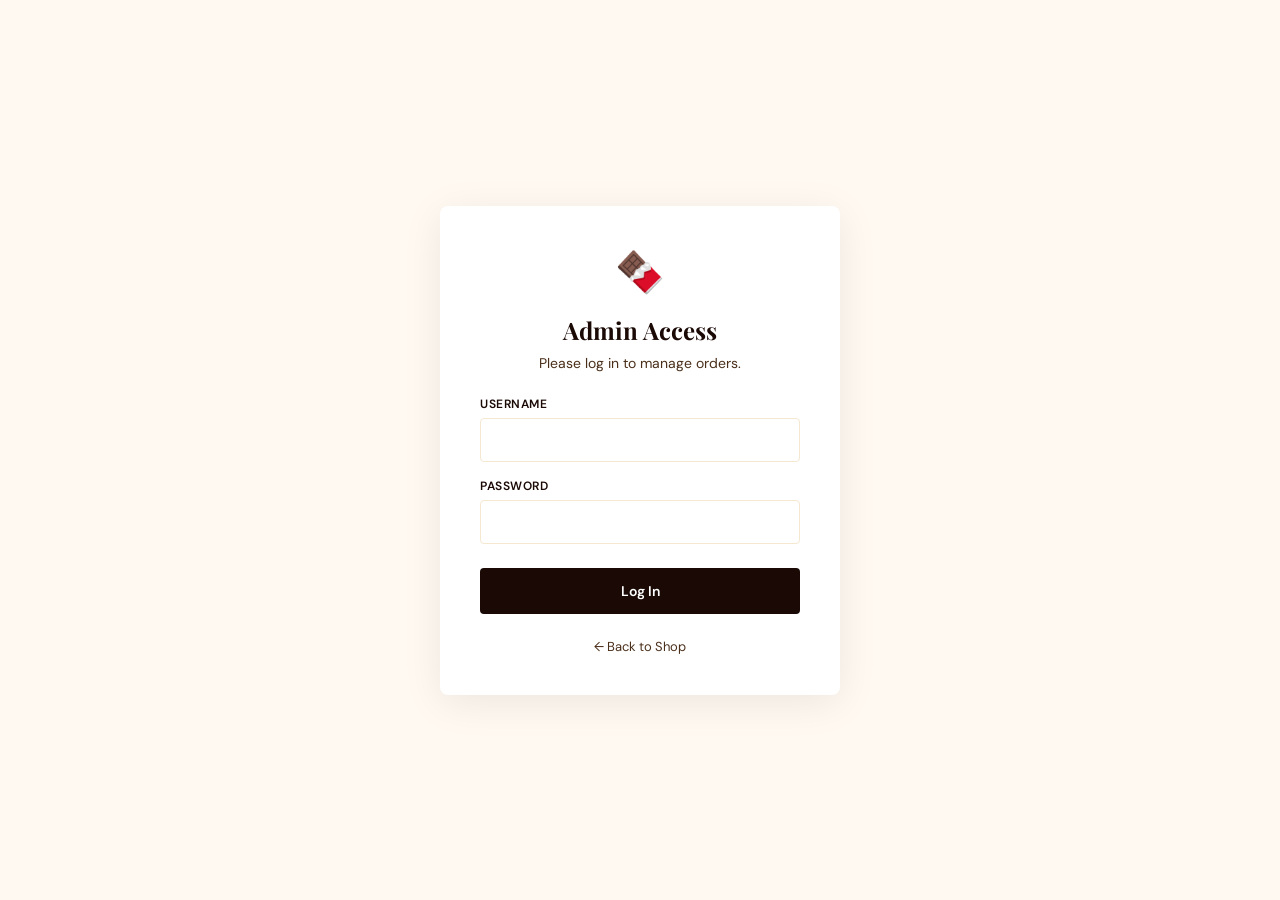
<file: public/admin-login.html>
<!DOCTYPE html>
<html lang="en">

<head>
    <meta charset="UTF-8">
    <meta name="viewport" content="width=device-width, initial-scale=1.0">
    <title>Admin Login — Brownie Bliss</title>
    <link rel="icon" type="image/png" href="assets/favicon.png">
    <link rel="stylesheet" href="style.css">
    <link
        href="https://fonts.googleapis.com/css2?family=Playfair+Display:wght@400;600;700&family=DM+Sans:wght@300;400;500;600&display=swap"
        rel="stylesheet">
    <script>
      if (sessionStorage.getItem('adminToken')) {
        window.location.replace('admin.html');
      }
    </script>
    <script>
  (function () {
    try {
      var t = localStorage.getItem('bb_theme') || 'light';
      if (t === 'dark') document.documentElement.classList.add('dark');
    } catch (_) {}
  })();
</script>
    <style>
        body {
            background: var(--cream);
            display: flex;
            align-items: center;
            justify-content: center;
            min-height: 100vh;
            margin: 0;
        }

        .login-box {
            background: var(--white);
            padding: 40px;
            border-radius: 8px;
            box-shadow: 0 8px 40px rgba(26, 9, 5, 0.08);
            width: 100%;
            max-width: 400px;
            text-align: center;
        }

        .login-box h2 {
            font-family: 'Playfair Display', serif;
            color: var(--brown-dark);
            margin-bottom: 8px;
        }

        .login-box p {
            color: var(--text-mid);
            font-size: 14px;
            margin-bottom: 24px;
        }

        .input-group {
            margin-bottom: 16px;
            text-align: left;
        }

        .input-group label {
            display: block;
            font-size: 12px;
            font-weight: 600;
            color: var(--brown-dark);
            margin-bottom: 6px;
            text-transform: uppercase;
            letter-spacing: 0.5px;
        }

        .input-group input {
            width: 100%;
            padding: 12px;
            border: 1px solid var(--cream-dark);
            border-radius: 4px;
            font-family: 'DM Sans', sans-serif;
            font-size: 14px;
            outline: none;
            transition: border-color 0.2s;
        }

        .input-group input:focus {
            border-color: var(--gold);
        }

        .login-btn {
            width: 100%;
            padding: 14px;
            background: var(--brown-dark);
            color: var(--white);
            border: none;
            border-radius: 4px;
            font-family: 'DM Sans', sans-serif;
            font-size: 14px;
            font-weight: 600;
            cursor: pointer;
            transition: background 0.2s;
            margin-top: 8px;
        }

        .login-btn:hover {
            background: var(--gold);
            color: var(--brown-dark);
        }

        .error-msg {
            color: var(--brand-red);
            font-size: 13px;
            margin-top: 12px;
            display: none;
        }
    </style>
</head>

<body>

    <div class="login-box">
        <div style="font-size: 40px; margin-bottom: 16px;">🍫</div>
        <h2>Admin Access</h2>
        <p>Please log in to manage orders.</p>

        <form id="loginForm">
            <div class="input-group">
                <label>Username</label>
                <input type="text" id="username" required>
            </div>
            <div class="input-group">
                <label>Password</label>
                <input type="password" id="password" required>
            </div>
            <button type="submit" class="login-btn">Log In</button>
            <div class="error-msg" id="errorMsg">Invalid username or password</div>
        </form>

        <div style="margin-top: 24px; font-size: 13px;">
            <a href="index.html" style="color: var(--text-mid); text-decoration: none;">&larr; Back to Shop</a>
        </div>
    </div>

    <script>
        document.getElementById('loginForm').addEventListener('submit', async function (e) {
            e.preventDefault();
            const u = document.getElementById('username').value.trim();
            const p = document.getElementById('password').value;
            const errorMsg = document.getElementById('errorMsg');

            errorMsg.style.display = 'none';

            try {
                const res = await fetch('/api/admin/login', {
                    method: 'POST',
                    headers: { 'Content-Type': 'application/json' },
                    body: JSON.stringify({ username: u, password: p })
                });

                const data = await res.json();
                if (!res.ok || !data.success) {
                    errorMsg.textContent = data.message || 'Invalid username or password';
                    errorMsg.style.display = 'block';
                    return;
                }

                sessionStorage.setItem('adminToken', data.token);
                sessionStorage.setItem('adminLoggedIn', 'true');
                window.location.replace('admin.html');
            } catch (err) {
                errorMsg.textContent = 'Login failed. Please try again.';
                errorMsg.style.display = 'block';
            }
        });
    </script>
</body>

</html>
</file>
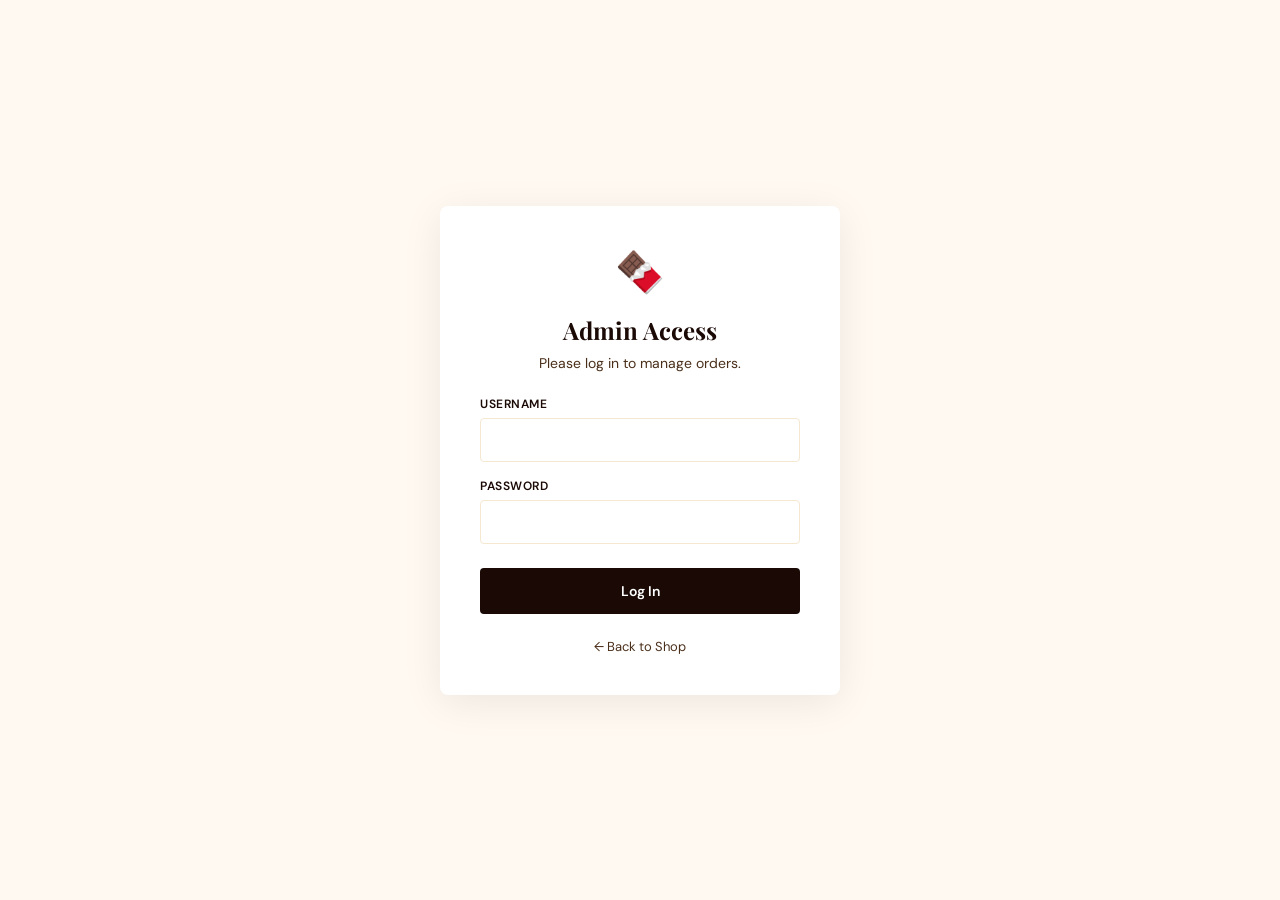
<file: public/admin.html>
<!DOCTYPE html>
<html lang="en">

<head>
  <meta charset="UTF-8">
  <meta name="viewport" content="width=device-width, initial-scale=1.0">
  <title>Admin Panel — Brownie Bliss</title>
  <link rel="stylesheet" href="style.css">
  <link
    href="https://fonts.googleapis.com/css2?family=Playfair+Display:wght@400;600;700&family=DM+Sans:wght@300;400;500;600&display=swap"
    rel="stylesheet">
  <script>
    if (sessionStorage.getItem('adminLoggedIn') !== 'true' || !sessionStorage.getItem('adminToken')) {
      window.location.href = 'admin-login.html';
    }
    function logoutAdmin() {
      sessionStorage.removeItem('adminLoggedIn');
      sessionStorage.removeItem('adminToken');
      window.location.href = 'admin-login.html';
    }
  </script>
  <script>
  (function () {
    try {
      var t = localStorage.getItem('bb_theme') || 'light';
      if (t === 'dark') document.documentElement.classList.add('dark');
    } catch (_) {}
  })();
</script>
</head>

<body class="admin-page">

  <!-- ADMIN NAV -->
  <nav class="admin-nav" style="display:flex;justify-content:space-between;align-items:center;">
    <div style="display:flex;align-items:center;gap:12px">
      <span style="font-size:24px">🍫</span>
      <div>
        <div class="brand-name" style="font-family:'Playfair Display',serif;display:flex;align-items:center;gap:8px;">
          Brownie Bliss
          <span class="admin-badge" style="margin:0;padding:2px 8px;font-size:10px;">ADMIN</span>
        </div>
        <div style="font-size:11px;opacity:0.6;letter-spacing:1px">Admin Panel</div>
      </div>
    </div>
    <div style="display:flex;align-items:center;gap:16px">
      <button onclick="toggleSidebar()"
        style="background:none;border:none;color:white;font-size:24px;cursor:pointer;line-height:1;">
        ☰
      </button>
    </div>
  </nav>

  <!-- SIDEBAR MENU -->
  <div class="sidebar-overlay" id="sidebarOverlay" onclick="toggleSidebar()"></div>
  <aside class="admin-sidebar" id="adminSidebar">
    <div class="sidebar-header">
      <div style="display:flex;align-items:center;gap:12px">
        <span style="font-size:24px">🍫</span>
        <div class="brand-name" style="font-family:'Playfair Display',serif;color:white;font-size:20px;">Menu</div>
      </div>
      <button onclick="toggleSidebar()"
        style="background:none;border:none;color:white;font-size:20px;cursor:pointer;">✕</button>
    </div>
    <div class="sidebar-links">
      <a href="index.html" class="sidebar-nav-btn" style="text-decoration:none;">← View Shop</a>
      <button onclick="switchTab('orders')" id="tabOrders" class="sidebar-nav-btn active">Orders</button>
      <button onclick="switchTab('products')" id="tabProducts" class="sidebar-nav-btn">Products & Pricing</button>
      <button onclick="refreshOrders()" class="sidebar-nav-btn">⟳ Refresh Data</button>
    </div>
    <div class="sidebar-footer">
      <button onclick="logoutAdmin()" class="sidebar-nav-btn" style="color:#e53e3e;">Logout</button>
    </div>
  </aside>

  <div class="admin-body">

    <!-- STATS -->
    <div id="ordersSection">
      <div class="stats-grid" id="statsGrid">
        <div class="stat-card">
          <div class="stat-label">Total Orders <span class="stat-icon">📋</span></div>
          <div class="stat-value" id="statTotal">—</div>
        </div>
        <div class="stat-card">
          <div class="stat-label">Pending Orders <span class="stat-icon">⏳</span></div>
          <div class="stat-value" id="statPending">—</div>
        </div>
        <div class="stat-card">
          <div class="stat-label">Confirmed / Paid <span class="stat-icon">✅</span></div>
          <div class="stat-value" id="statPaid">—</div>
        </div>
        <div class="stat-card">
          <div class="stat-label">Total Revenue <span class="stat-icon">💰</span></div>
          <div class="stat-value" id="statRevenue">—</div>
        </div>
      </div>

      <!-- ORDERS TABLE -->
      <div class="orders-panel">
        <div class="panel-head">
          <div class="panel-title-group">
            <h2>All Orders</h2>
            <button onclick="exportCSV()" class="btn-confirm btn-export">Export CSV</button>
          </div>
          <div class="orders-filter">
            <button class="of-btn active" onclick="filterOrders('all',this)">All</button>
            <button class="of-btn" onclick="filterOrders('pending',this)">⏳ Pending</button>
            <button class="of-btn" onclick="filterOrders('payment_confirmed',this)">✅ Payment Confirmed</button>
            <button class="of-btn" onclick="filterOrders('preparing',this)">👨‍🍳 Baking / Preparing</button>
            <button class="of-btn" onclick="filterOrders('out_for_delivery',this)">🚚 Out for Delivery</button>
            <button class="of-btn" onclick="filterOrders('completed',this)">Completed</button>
            <button class="of-btn" onclick="filterOrders('cancelled',this)">❌ Cancelled</button>
          </div>
        </div>
        <div class="table-container" style="overflow-x:auto">
          <table class="orders-table">
            <thead>
              <tr>
                <th>Order ID</th>
                <th>Customer</th>
                <th>Items</th>
                <th>Total</th>
                <th>Payment</th>
                <th>Order Status</th>
                <th>Date & Time</th>
                <th>Actions</th>
              </tr>
            </thead>
            <tbody id="ordersTableBody">
              <tr>
                <td colspan="8" style="text-align:center;padding:40px;color:#aaa;">Loading orders...</td>
              </tr>
            </tbody>
          </table>
        </div>
      </div>
    </div>

    <!-- PRODUCTS TABLE -->
    <div class="orders-panel" id="productsSection" style="display:none;">
      <div class="panel-head" style="display:flex;justify-content:space-between;align-items:center;">
        <h2>Products & Pricing</h2>
        <button onclick="openAddProductModal()" class="btn-confirm"
          style="padding:10px 20px; font-size:14px; border-radius:30px; background:var(--gold); color:var(--brown-dark);">+
          Add New Product</button>
      </div>
      <div style="overflow-x:auto">
        <table class="orders-table">
          <thead>
            <tr>
              <th>Image</th>
              <th>Name</th>
              <th>Category</th>
              <th>Price (₹)</th>
              <th>Actions</th>
            </tr>
          </thead>
          <tbody id="productsTableBody">
            <tr>
              <td colspan="5" style="text-align:center;padding:40px;color:#aaa;">Loading products...</td>
            </tr>
          </tbody>
        </table>
      </div>
    </div>

  </div>

  <!-- ORDER DETAIL MODAL -->
  <div class="detail-modal-overlay" id="detailOverlay">
    <div class="detail-modal">
      <div class="detail-modal-head">
        <div>
          <h3 id="detailOrderId">Order Details</h3>
          <div id="detailDate" style="font-size:12px;color:#888;margin-top:4px"></div>
        </div>
        <button onclick="closeDetail()"
          style="background:none;border:none;font-size:20px;cursor:pointer;color:#888">✕</button>
      </div>
      <div class="detail-modal-body" id="detailBody"></div>
      <div class="detail-modal-foot" id="detailFoot"></div>
    </div>
  </div>

  <!-- RECEIPT MODAL -->
  <div class="detail-modal-overlay" id="receiptOverlay">
    <div class="detail-modal">
      <div class="detail-modal-head">
        <h3>🧾 Order Receipt</h3>
        <div style="display:flex;gap:8px;align-items:center">
          <button onclick="printReceipt()"
            style="background:var(--brown);color:white;border:none;padding:7px 16px;border-radius:6px;font-size:13px;cursor:pointer;font-weight:600">🖨️
            Print</button>
          <button onclick="closeReceipt()"
            style="background:none;border:none;font-size:20px;cursor:pointer;color:#888">✕</button>
        </div>
      </div>
      <div class="detail-modal-body" id="receiptBody"></div>
    </div>
  </div>

  <!-- ADD PRODUCT MODAL -->
  <div class="detail-modal-overlay" id="addProductOverlay">
    <div class="detail-modal">
      <div class="detail-modal-head">
        <h3>➕ Add New Product</h3>
        <button onclick="closeAddProductModal()"
          style="background:none;border:none;font-size:24px;cursor:pointer;color:#888">✕</button>
      </div>
      <div class="detail-modal-body" style="padding:24px;">
        <div style="display:grid;gap:16px;">
          <div>
            <label
              style="display:block;font-size:12px;color:#888;margin-bottom:6px;text-transform:uppercase;letter-spacing:1px;">Product
              Type</label>
            <select id="newProdType"
              style="width:100%;padding:10px;border:1px solid #ddd;border-radius:6px;font-family:'DM Sans';">
              <option value="standard">Standard (Brownies, Cakes, etc.)</option>
              <option value="birthday">Birthday Cake Base</option>
            </select>
          </div>
          <div>
            <label
              style="display:block;font-size:12px;color:#888;margin-bottom:6px;text-transform:uppercase;letter-spacing:1px;">Product
              Name</label>
            <input type="text" id="newProdName" placeholder="e.g. Mint Choco Brownie"
              style="width:100%;padding:10px;border:1px solid #ddd;border-radius:6px;font-family:'DM Sans';">
          </div>
          <div id="categoryGroup">
            <label
              style="display:block;font-size:12px;color:#888;margin-bottom:6px;text-transform:uppercase;letter-spacing:1px;">Category</label>
            <select id="newProdCategory"
              style="width:100%;padding:10px;border:1px solid #ddd;border-radius:6px;font-family:'DM Sans';">
              <option value="cakes">Cakes</option>
              <option value="brownies" selected>Brownies</option>
              <option value="cookies">Cookies</option>
              <option value="desserts">Desserts</option>
            </select>
          </div>
          <div style="display:grid;grid-template-columns:1fr 1fr;gap:16px;">
            <div>
              <label
                style="display:block;font-size:12px;color:#888;margin-bottom:6px;text-transform:uppercase;letter-spacing:1px;">Price
                (₹)</label>
              <input type="number" id="newProdPrice" placeholder="0"
                style="width:100%;padding:10px;border:1px solid #ddd;border-radius:6px;font-family:'DM Sans';">
            </div>
            <div>
              <label
                style="display:block;font-size:12px;color:#888;margin-bottom:6px;text-transform:uppercase;letter-spacing:1px;">Emoji</label>
              <input type="text" id="newProdEmoji" placeholder="🍫"
                style="width:100%;padding:10px;border:1px solid #ddd;border-radius:6px;font-family:'DM Sans';">
            </div>
          </div>
          <div>
            <label
              style="display:block;font-size:12px;color:#888;margin-bottom:6px;text-transform:uppercase;letter-spacing:1px;">Image
              URL</label>
            <input type="text" id="newProdImg" placeholder="https://..."
              style="width:100%;padding:10px;border:1px solid #ddd;border-radius:6px;font-family:'DM Sans';">
          </div>
          <button onclick="submitNewProduct()" class="btn-confirm"
            style="margin-top:10px;padding:14px;font-size:14px;border-radius:6px;">Add Product to Menu</button>
        </div>
      </div>
    </div>
  </div>

  <!-- TOAST -->
  <div class="toast" id="toast"></div>

  <script>
    const API = '/api'; // Using relative path for better compatibility
    const adminToken = sessionStorage.getItem('adminToken');
    if (!adminToken) {
      window.location.href = 'admin-login.html';
    }

    function clearAdminSession() {
      sessionStorage.removeItem('adminLoggedIn');
      sessionStorage.removeItem('adminToken');
    }

    async function authFetch(url, options = {}) {
      const headers = { ...(options.headers || {}) };

      if (!headers.Authorization) {
        headers.Authorization = `Bearer ${adminToken}`;
      }

      const res = await fetch(url, { ...options, headers });

      if (res.status === 401 || res.status === 403) {
        clearAdminSession();
        window.location.replace('admin-login.html');
        throw new Error('Session expired. Redirecting to login.');
      }

      return res;
    }
    let allOrders = [];
    let currentFilter = 'all';
    let allProducts = [];

    const statusLabels = {
      pending: '⏳ Pending',
      payment_confirmed: '✅ Payment Confirmed',
      preparing: '👨‍🍳 Baking / Preparing',
      out_for_delivery: '🚚 Out for Delivery',
      completed: 'Completed',
      cancelled: '❌ Cancelled',
      confirmed: '✅ Payment Confirmed',
      delivered: 'Completed'
    };

    function getStatusLabel(status) {
      return statusLabels[status] || status;
    }

    // ─── SIDEBAR & TAB SWITCHING ───────────────────────────────────────────────────
    function toggleSidebar() {
      document.getElementById('adminSidebar').classList.toggle('open');
      document.getElementById('sidebarOverlay').classList.toggle('open');
    }

    function switchTab(tab) {
      if (tab === 'orders') {
        document.getElementById('ordersSection').style.display = 'block';
        document.getElementById('productsSection').style.display = 'none';
        document.getElementById('tabOrders').classList.add('active');
        document.getElementById('tabProducts').classList.remove('active');
        loadOrders();
        loadStats();
      } else {
        document.getElementById('ordersSection').style.display = 'none';
        document.getElementById('productsSection').style.display = 'block';
        document.getElementById('tabProducts').classList.add('active');
        document.getElementById('tabOrders').classList.remove('active');
        loadProducts();
      }

      // Close sidebar after switching tabs on mobile/desktop
      document.getElementById('adminSidebar').classList.remove('open');
      document.getElementById('sidebarOverlay').classList.remove('open');
    }

    // ─── LOAD STATS ────────────────────────────────────────────────────────────────
    async function loadStats() {
      try {
        const res = await authFetch(`${API}/stats`);
        const data = await res.json();
        if (data.success) {
          const s = data.stats;
          document.getElementById('statTotal').textContent = s.total_orders || 0;
          document.getElementById('statPending').textContent = s.pending_orders || 0;
          document.getElementById('statPaid').textContent = s.paid_orders || 0;
          document.getElementById('statRevenue').textContent = `₹${(s.total_revenue || 0).toLocaleString('en-IN')}`;
        }
      } catch (e) { console.error(e); }
    }

    // ─── LOAD ORDERS ───────────────────────────────────────────────────────────────
    async function loadOrders() {
      try {
        const res = await authFetch(`${API}/orders`);
        const data = await res.json();
        if (data.success) {
          allOrders = data.orders;
          renderOrders(currentFilter);
        }
      } catch (e) {
        document.getElementById('ordersTableBody').innerHTML =
          '<tr><td colspan="8" style="text-align:center;padding:40px;color:#e53e3e">⚠️ Cannot connect to server. Make sure the backend is running.</td></tr>';
      }
    }

    function refreshOrders() {
      loadStats();
      loadOrders();
      showToast('Refreshed!');
    }

    function filterOrders(filter, el) {
      currentFilter = filter;
      document.querySelectorAll('.of-btn').forEach(b => b.classList.remove('active'));
      el.classList.add('active');
      renderOrders(filter);
    }

    function renderOrders(filter) {
      let orders = allOrders;
      if (filter !== 'all') {
        orders = allOrders.filter(o => o.status === filter || o.payment_status === filter);
      }

      const tbody = document.getElementById('ordersTableBody');
      if (orders.length === 0) {
        tbody.innerHTML = `<tr><td colspan="8" style="text-align:center;padding:40px;color:#aaa">No orders found</td></tr>`;
        return;
      }

      tbody.innerHTML = orders.map(o => {
        const items = Array.isArray(o.items) ? o.items : JSON.parse(o.items || '[]');
        const itemsSummary = items.map(i => `${i.emoji || '🍫'}${i.name} ×${i.qty}`).join(', ');
        const dt = new Date(o.created_at);
        const dateStr = dt.toLocaleDateString('en-IN', { day: '2-digit', month: 'short', year: 'numeric' });
        const timeStr = dt.toLocaleTimeString('en-IN', { hour: '2-digit', minute: '2-digit' });

        return `<tr>
      <td><div class="order-id">${o.order_id}</div></td>
      <td>
        <div class="customer-name">${o.customer_name}</div>
        <div class="customer-phone">📱 +91 ${o.phone}</div>
      </td>
      <td style="font-size:12px;max-width:200px;white-space:nowrap;overflow:hidden;text-overflow:ellipsis">${itemsSummary}</td>
      <td style="font-weight:700;color:var(--brown-light)">₹${o.total.toLocaleString('en-IN')}</td>
      <td><span class="status-pill ${o.payment_status === 'paid' ? 'pay-paid' : 'pay-unpaid'}">${o.payment_status === 'paid' ? '✅ Paid' : '⏳ Unpaid'}</span></td>
      <td>
        <select class="status-select" onchange="updateStatus('${o.order_id}',this.value)" 
          style="font-size:12px;padding:4px 8px;border:1px solid #ddd;border-radius:6px;cursor:pointer">
          <option value="pending" ${o.status === 'pending' ? 'selected' : ''}>⏳ Pending</option>
          <option value="payment_confirmed" ${o.status === 'payment_confirmed' || o.status === 'confirmed' ? 'selected' : ''}>✅ Payment Confirmed</option>
          <option value="preparing" ${o.status === 'preparing' ? 'selected' : ''}>👨‍🍳 Baking / Preparing</option>
          <option value="out_for_delivery" ${o.status === 'out_for_delivery' ? 'selected' : ''}>🚚 Out for Delivery</option>
          <option value="completed" ${o.status === 'completed' || o.status === 'delivered' ? 'selected' : ''}>Completed</option>
          <option value="cancelled" ${o.status === 'cancelled' ? 'selected' : ''}>❌ Cancelled</option>
        </select>
      </td>
      <td style="font-size:12px;color:#888">${dateStr}<br>${timeStr}</td>
      <td>
        <div class="action-row">
          ${o.payment_status !== 'paid' && o.status !== 'cancelled' ? `<button class="btn-confirm" onclick="confirmPayment('${o.order_id}')">✅ Confirm Payment</button>` : o.payment_status === 'paid' ? `<button class="btn-view" onclick="viewReceipt('${o.order_id}')">🧾 Receipt</button>` : ''}
          <button class="btn-view" onclick="viewOrder('${o.order_id}')">👁 View</button>
          ${o.status !== 'cancelled' && o.status !== 'completed' && o.status !== 'delivered' ? `<button class="btn-view" onclick="cancelOrder('${o.order_id}')" style="background:#dc3545;color:white;border:none">❌ Cancel</button>` : ''}
        </div>
      </td>
    </tr>`;
      }).join('');
    }

    // ─── CONFIRM PAYMENT ───────────────────────────────────────────────────────────
    async function confirmPayment(orderId) {
      if (!confirm(`Confirm payment received for order ${orderId}?`)) return;

      try {
        const res = await authFetch(`${API}/orders/${orderId}/confirm-payment`, {
          method: 'PATCH',
          headers: { 'Content-Type': 'application/json' },
          body: JSON.stringify({ notes: 'Payment confirmed via WhatsApp' })
        });
        const data = await res.json();
        if (data.success) {
          showToast('✅ Payment confirmed!');
          loadStats();
          loadOrders();
          // Ask to view receipt
          setTimeout(() => {
            if (confirm('Payment confirmed! 🎉\nGenerate receipt for customer?')) {
              viewReceipt(orderId);
            }
          }, 500);
        }
      } catch (e) {
        showToast('Error confirming payment');
      }
    }

    // ─── UPDATE STATUS ─────────────────────────────────────────────────────────────
    async function updateStatus(orderId, status) {
      try {
        await authFetch(`${API}/orders/${orderId}/status`, {
          method: 'PATCH',
          headers: { 'Content-Type': 'application/json' },
          body: JSON.stringify({ status })
        });
        showToast(`Status updated to "${getStatusLabel(status)}"`);
        loadOrders();
      } catch (e) {
        showToast('Error updating status');
      }
    }

    // ─── CANCEL ORDER ─────────────────────────────────────────────────────────────
    async function cancelOrder(orderId) {
      if (!confirm(`Are you sure you want to cancel order ${orderId}?`)) return;
      try {
        const res = await authFetch(`${API}/orders/${orderId}/status`, {
          method: 'PATCH',
          headers: { 'Content-Type': 'application/json' },
          body: JSON.stringify({ status: 'cancelled' })
        });
        const data = await res.json();
        if (data.success) {
          showToast('❌ Order cancelled');
          loadOrders();
        }
      } catch (e) {
        showToast('Error cancelling order');
      }
    }

    // ─── VIEW ORDER DETAIL ─────────────────────────────────────────────────────────
    function viewOrder(orderId) {
      const order = allOrders.find(o => o.order_id === orderId);
      if (!order) return;

      const items = Array.isArray(order.items) ? order.items : JSON.parse(order.items || '[]');
      const dt = new Date(order.created_at);

      document.getElementById('detailOrderId').textContent = `Order: ${order.order_id}`;
      document.getElementById('detailDate').textContent = dt.toLocaleString('en-IN', { dateStyle: 'full', timeStyle: 'short' });

      document.getElementById('detailBody').innerHTML = `
    <div class="info-grid">
      <div class="info-item"><label>Customer Name</label><span>${order.customer_name}</span></div>
      <div class="info-item"><label>Phone</label><span>+91 ${order.phone}</span></div>
      <div class="info-item" style="grid-column:span 2"><label>Delivery Address</label><span>${order.address}, ${order.city} - ${order.pincode}</span></div>
      <div class="info-item"><label>Payment</label><span class="status-pill ${order.payment_status === 'paid' ? 'pay-paid' : 'pay-unpaid'}" style="font-size:12px">${order.payment_status === 'paid' ? '✅ Paid' : '⏳ Unpaid'}</span></div>
      <div class="info-item"><label>Order Status</label><span>${getStatusLabel(order.status)}</span></div>
      ${order.confirmed_at ? `<div class="info-item" style="grid-column:span 2"><label>Confirmed At</label><span>${new Date(order.confirmed_at).toLocaleString('en-IN')}</span></div>` : ''}
    </div>
    <div class="items-list">
      <h4>Items Ordered</h4>
      ${items.map(i => `<div class="item-row"><span>${i.emoji || '🍫'} ${i.name} × ${i.qty}</span><span>₹${i.price * i.qty}</span></div>`).join('')}
      <div class="items-total"><span>Total</span><span>₹${order.total.toLocaleString('en-IN')}</span></div>
    </div>
  `;

      document.getElementById('detailFoot').innerHTML = order.payment_status !== 'paid'
        ? `<button class="btn-confirm" style="width:100%;padding:12px;font-size:14px" onclick="confirmPayment('${order.order_id}');closeDetail()">✅ Confirm Payment Received</button>`
        : `<button class="btn-view" style="width:100%;padding:12px;font-size:14px" onclick="closeDetail();viewReceipt('${order.order_id}')">🧾 Generate Receipt</button>`;

      document.getElementById('detailOverlay').classList.add('open');
    }

    function closeDetail() { document.getElementById('detailOverlay').classList.remove('open'); }

    // ─── RECEIPT ───────────────────────────────────────────────────────────────────
    function viewReceipt(orderId) {
      const order = allOrders.find(o => o.order_id === orderId);
      if (!order) return;

      const items = Array.isArray(order.items) ? order.items : JSON.parse(order.items || '[]');
      const orderDate = new Date(order.created_at).toLocaleDateString('en-IN', { day: '2-digit', month: 'long', year: 'numeric' });
      const confirmedDate = order.confirmed_at ? new Date(order.confirmed_at).toLocaleString('en-IN', { dateStyle: 'medium', timeStyle: 'short' }) : '—';
      const isPaid = order.payment_status === 'paid';

      document.getElementById('receiptBody').innerHTML = `
    <div class="receipt-container">
      <div class="receipt-head">
        <div style="font-size:36px;margin-bottom:8px">🍫</div>
        <h2>Brownie Bliss</h2>
        <p>Premium Bakery Receipt</p>
      </div>
      <div class="receipt-body">
        <div class="receipt-row"><span>Receipt No.</span><strong>${order.order_id}</strong></div>
        <div class="receipt-row"><span>Date</span><strong>${orderDate}</strong></div>
        <hr class="receipt-divider">
        <div class="receipt-row"><span>Customer</span><strong>${order.customer_name}</strong></div>
        <div class="receipt-row"><span>Phone</span><strong>+91 ${order.phone}</strong></div>
        <div class="receipt-row"><span>Delivery Address</span><strong>${order.address}, ${order.city} - ${order.pincode}</strong></div>
        <div class="receipt-row"><span>Order Status</span><strong>${getStatusLabel(order.status)}</strong></div>
        <hr class="receipt-divider">
        ${items.map(i => `
          <div class="receipt-row">
            <span>${i.emoji || '🍫'} ${i.name} × ${i.qty}</span>
            <strong>₹${(i.price * i.qty).toLocaleString('en-IN')}</strong>
          </div>
        `).join('')}
        <div class="receipt-row total"><span>TOTAL AMOUNT</span><strong>₹${order.total.toLocaleString('en-IN')}</strong></div>
        <hr class="receipt-divider">
        <div class="receipt-row"><span>Payment Status</span><strong style="color:${isPaid ? '#198754' : '#b7791f'}">${isPaid ? '✅ PAID' : '⏳ UNPAID'}</strong></div>
        <div class="receipt-row"><span>Payment Confirmed</span><strong>${confirmedDate}</strong></div>
        ${isPaid ? `<div style="text-align:center;margin-top:16px">
          <div class="receipt-stamp">PAID</div>
        </div>` : ''}
      </div>
      <div class="receipt-foot">
        Thank you for choosing Brownie Bliss! 🍫<br>
        We hope you enjoy every bite. See you again!<br>
        <span style="opacity:0.5;font-size:11px">contact@browniebliss.in · +91 98765 43210</span>
      </div>
    </div>
  `;

      document.getElementById('receiptOverlay').classList.add('open');
    }

    function closeReceipt() { document.getElementById('receiptOverlay').classList.remove('open'); }

    function printReceipt() {
      const content = document.getElementById('receiptBody').innerHTML;
      const win = window.open('', '_blank', 'width=560,height=800');
      win.document.write(`
    <!DOCTYPE html>
    <html>
    <head>
      <title>Receipt — Brownie Bliss</title>
      <link href="https://fonts.googleapis.com/css2?family=Playfair+Display:wght@400;700&family=DM+Sans:wght@400;600&display=swap" rel="stylesheet">
      <link rel="stylesheet" href="style.css">
      <style>
        body{background:white;padding:20px}
        .print-action{display:block;margin:16px auto;padding:10px 24px;background:#3b1a08;color:white;border:none;border-radius:6px;cursor:pointer;font-size:14px;font-weight:600}
        @media print{.no-print,.print-action{display:none!important}body{padding:0}.receipt-container{box-shadow:none!important}}
      </style>
    </head>
    <body>${content}<br><button class="print-action" onclick="window.print()">🖨️ Print Receipt</button></body>
    </html>
  `);
      win.document.close();
    }

    //export csv for orders
    async function exportCSV() {
      try {
        const res = await authFetch(`${API}/orders`);
        const data = await res.json();
        if (data.success) {
          // Just extracting the array of data
          const ordersDataArray = data.orders.map(o => ({
            orderId: o.order_id,
            date: o.created_at,
            price: o.total,
            customer: o.customer_name,
            phone: o.phone,
            items: o.items,
            status: o.status,
            payment_status: o.payment_status
          }));
          let csv = `Order ID,Date,Price,Customer,Phone,Items,Status,Payment Status\n`;
          ordersDataArray.forEach((order) => {
            const itemsList = typeof order.items === 'string' ? JSON.parse(order.items) : order.items;
            const itemsStr = `"${itemsList.map(i => `${i.name} x${i.qty}`).join(', ')}"`;
            csv += `${order.orderId},${order.date},${order.price},${order.customer},${order.phone},${itemsStr},${order.status},${order.payment_status}\n`;
          });

          //create blob
          const blob = new Blob([csv], { type: "text/csv" });
          //create download link
          const url = window.URL.createObjectURL(blob);
          const a = document.createElement("a");
          a.href = url;
          a.download = "orders.csv";

          document.body.appendChild(a);
          a.click();
          document.body.removeChild(a);
          window.URL.revokeObjectURL(url);
          return ordersDataArray;
        }
      } catch (e) {
        console.error('Error fetching orders for export', e);
      }
    }


    // ─── PRODUCTS ──────────────────────────────────────────────────────────────────
    async function loadProducts() {
      try {
        const res = await authFetch(`${API}/products`);
        const data = await res.json();
        if (data.success) {
          allProducts = data.products;
          renderProducts();
        }
      } catch (e) {
        document.getElementById('productsTableBody').innerHTML =
          '<tr><td colspan="5" style="text-align:center;padding:40px;color:#e53e3e">⚠️ Cannot load products.</td></tr>';
      }
    }

    function renderProducts() {
      const tbody = document.getElementById('productsTableBody');
      if (allProducts.length === 0) {
        tbody.innerHTML = `<tr><td colspan="5" style="text-align:center;padding:40px;color:#aaa">No products found</td></tr>`;
        return;
      }

      tbody.innerHTML = allProducts.map(p => `
        <tr>
          <td>
            <div>
              <img src="${p.img}" alt="${p.name}" style="width:50px;height:50px;object-fit:cover;border-radius:4px;">
            </div>
          </td>
          <td style="font-weight:600;color:var(--brown-dark)">
            <div id="name_view_${p._id}">
              ${p.emoji || ''} ${p.name}
              <button onclick="toggleEditProduct('${p._id}')" class="btn-outline" style="padding:2px 6px;font-size:10px;margin-left:8px;border:1px solid #ddd;">✎</button>
            </div>
            <div id="name_edit_${p._id}" style="display:none;">
              <input type="text" id="input_name_${p._id}" value="${p.name}" style="width:140px;padding:6px;border:1px solid #ddd;border-radius:4px;font-family:'DM Sans';font-size:12px;">
            </div>
          </td>
          <td style="text-transform:uppercase;font-size:12px;letter-spacing:1px;color:#888;">${p.type === 'birthday' ? 'Birthday Cake' : p.category}</td>
          <td>
            <div style="display:flex;align-items:center;gap:4px;">
              <span style="color:#888;font-size:14px;">₹</span>
              <input type="number" id="price_${p._id}" value="${p.price}" style="width:80px;padding:6px;border:1px solid #ddd;border-radius:4px;font-family:'DM Sans';font-weight:600;">
            </div>
          </td>
          <td>
            <div style="display:flex;align-items:center;gap:8px;">
              <button onclick="saveProduct('${p._id}')" class="btn-confirm" style="padding:6px 14px;font-size:12px;">Save</button>
              <button onclick="deleteProduct('${p._id}')" style="background:#dc3545;color:white;padding:6px 14px;border:none;border-radius:6px;cursor:pointer;font-family:'DM Sans';font-size:12px;font-weight:600;" title="Delete Product">🗑️</button>
            </div>
          </td>
        </tr>
      `).join('');
    }

    function toggleEditProduct(id) {
      const nameView = document.getElementById(`name_view_${id}`);
      const nameEdit = document.getElementById(`name_edit_${id}`);

      const isEditing = nameEdit.style.display === 'block';

      if (isEditing) {
        nameView.style.display = 'block';
        nameEdit.style.display = 'none';
      } else {
        nameView.style.display = 'none';
        nameEdit.style.display = 'block';
      }
    }

    async function saveProduct(id) {
      const priceInput = document.getElementById(`price_${id}`);
      const newPrice = Number(priceInput.value);

      const payload = { price: newPrice };

      // Optional fields if they are being displayed/edited
      const nameInput = document.getElementById(`input_name_${id}`);
      if (nameInput) payload.name = nameInput.value;

      if (isNaN(newPrice) || newPrice < 0) {
        showToast('Invalid price');
        return;
      }

      try {
        const res = await authFetch(`${API}/products/${id}`, {
          method: 'PATCH',
          headers: { 'Content-Type': 'application/json' },
          body: JSON.stringify(payload)
        });
        const data = await res.json();
        if (data.success) {
          showToast('✅ Price updated!');
          loadProducts(); // Refresh the list
        } else {
          showToast('Failed to update price');
        }
      } catch (e) {
        showToast('Error updating details');
      }
    }

    async function deleteProduct(id) {
      if (!id) return showToast('Invalid Product ID');
      if (!confirm('Are you sure you want to permanently delete this product?')) return;

      try {
        console.log(`Frontend: Requesting delete for ${id}`);
        const res = await authFetch(`${API}/products/${id}`, {
          method: 'DELETE',
          headers: { 'Content-Type': 'application/json' }
        });
        const data = await res.json();
        if (data.success) {
          showToast('🗑️ Product deleted');
          loadProducts(); // refresh table
        } else {
          showToast('Failed: ' + (data.message || 'Unknown error'));
        }
      } catch (e) {
        console.error('Delete error:', e);
        showToast('Error deleting product. Check console.');
      }
    }

    // ─── ADD PRODUCT ─────────────────────────────────────────────────────────────
    function openAddProductModal() {
      document.getElementById('addProductOverlay').classList.add('open');
    }

    function closeAddProductModal() {
      document.getElementById('addProductOverlay').classList.remove('open');
    }

    async function submitNewProduct() {
      const type = document.getElementById('newProdType').value;
      const name = document.getElementById('newProdName').value;
      const category = document.getElementById('newProdCategory').value;
      const price = Number(document.getElementById('newProdPrice').value);
      const emoji = document.getElementById('newProdEmoji').value;
      const img = document.getElementById('newProdImg').value;

      if (!name || isNaN(price) || price < 0) {
        showToast('Please fill in required fields correctly');
        return;
      }

      try {
        const res = await authFetch(`${API}/products`, {
          method: 'POST',
          headers: { 'Content-Type': 'application/json' },
          body: JSON.stringify({ type, name, category: type === 'birthday' ? 'cakes' : category, price, emoji, img })
        });
        const data = await res.json();
        if (data.success) {
          showToast('✅ Product added successfully!');
          closeAddProductModal();
          // Reset form
          document.getElementById('newProdName').value = '';
          document.getElementById('newProdPrice').value = '';
          document.getElementById('newProdImg').value = '';
          loadProducts(); // refresh table
        } else {
          showToast('Failed to add product');
        }
      } catch (e) {
        showToast('Error adding product');
      }
    }

    // ─── TOAST ─────────────────────────────────────────────────────────────────────
    function showToast(msg) {
      const t = document.getElementById('toast');
      t.textContent = msg;
      t.classList.add('show');
      setTimeout(() => t.classList.remove('show'), 3000);
    }

    // ─── INIT ──────────────────────────────────────────────────────────────────────
    loadStats();
    loadOrders();

    // Auto refresh every 30 seconds
    setInterval(() => { loadStats(); loadOrders(); }, 30000);
  </script>
</body>

</html>
</file>
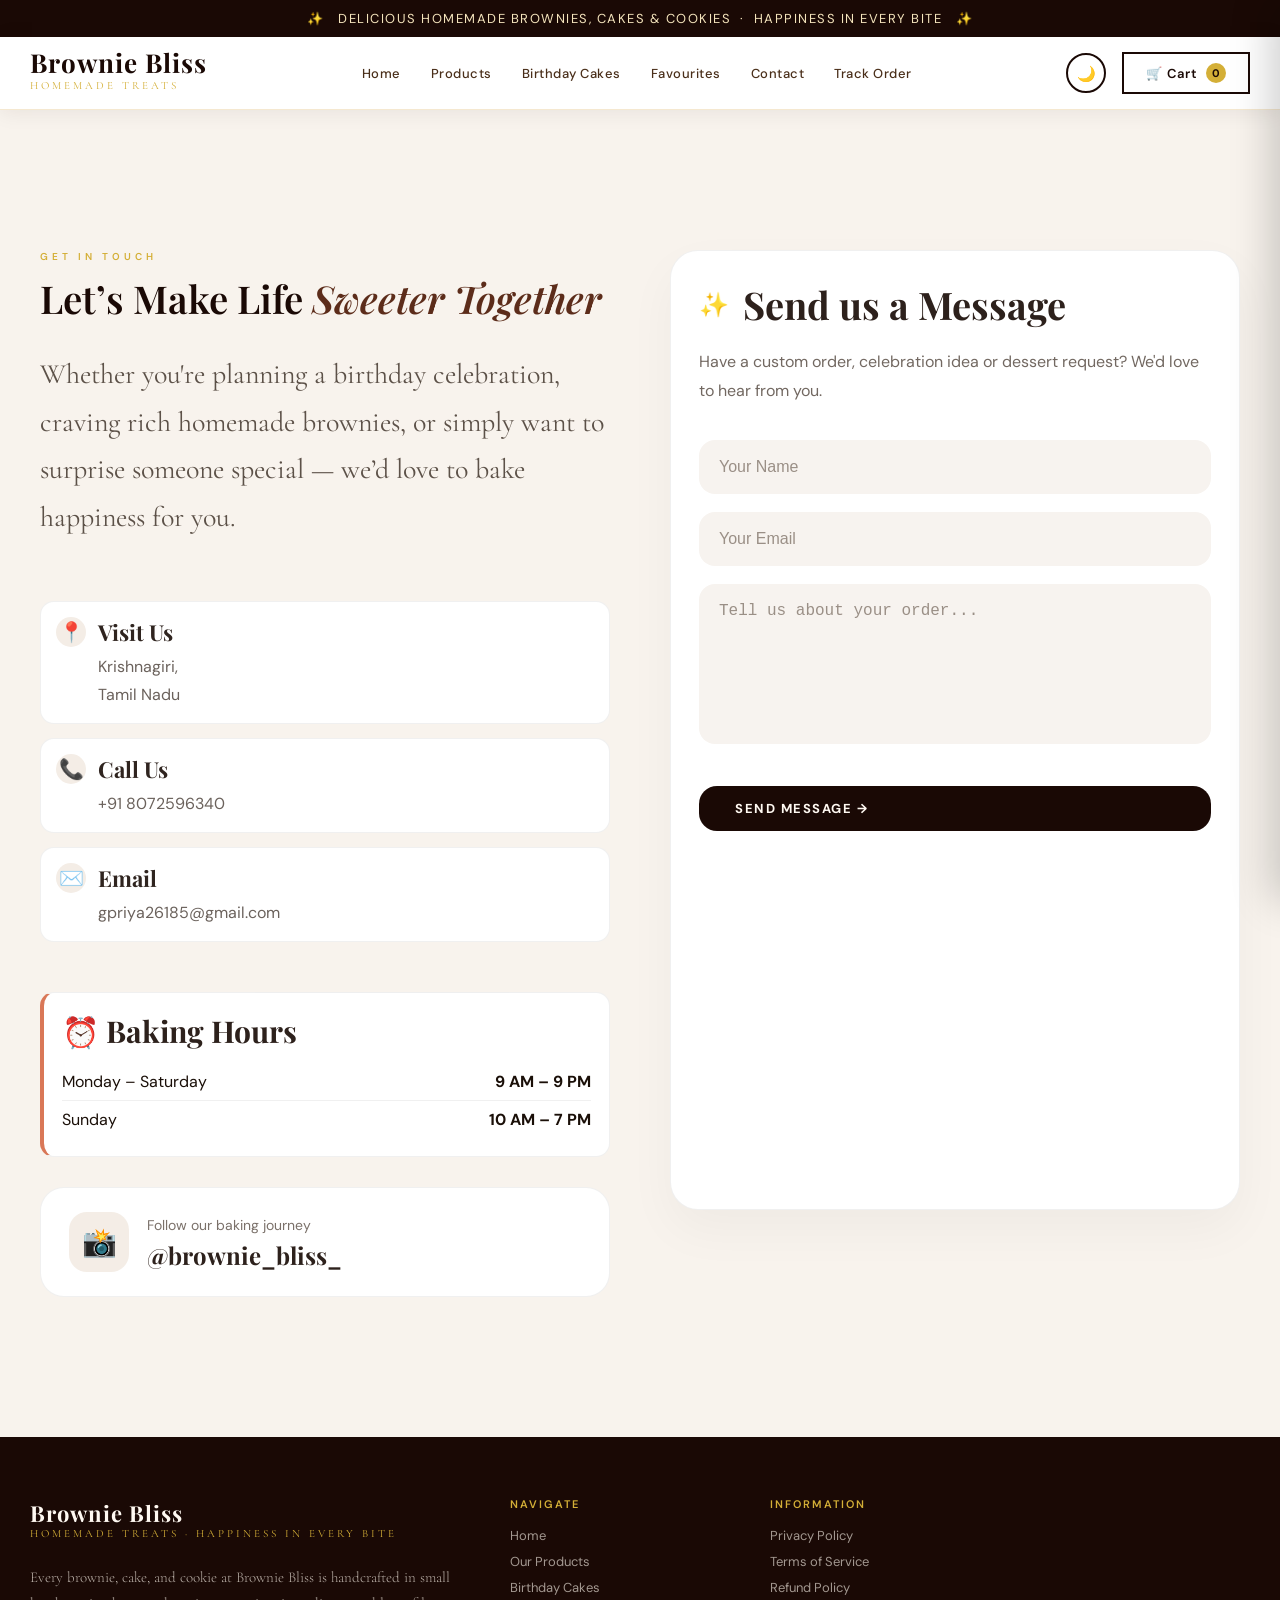
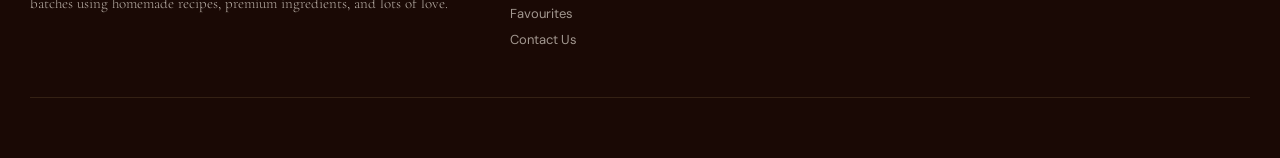
<file: public/contact.html>
<!DOCTYPE html>
<html lang="en">

<head>
  <meta charset="UTF-8">
  <meta name="viewport" content="width=device-width, initial-scale=1.0">
  <title>Contact Us — Brownie Bliss Patisserie</title>
  <link rel="icon" type="image/png" href="assets/favicon.png">
  <link
    href="https://fonts.googleapis.com/css2?family=Playfair+Display:ital,wght@0,400;0,600;0,700;1,400&family=Cormorant+Garamond:wght@300;400;500&family=DM+Sans:wght@300;400;500&display=swap"
    rel="stylesheet">
  <link rel="stylesheet" href="style.css">
  <!-- Theme init: sets dark class synchronously before first paint (no flash) -->
  <script>
    (function () {
      try {
        var t = localStorage.getItem('bb_theme') || 'light';
        if (t === 'dark') document.documentElement.classList.add('dark');
      } catch (_) {}
    })();
  </script>
</head>

<body>

  <!-- ANNOUNCEMENT -->
  <div class="announcement">✨ &nbsp; DELICIOUS HOMEMADE BROWNIES, CAKES & COOKIES &nbsp;·&nbsp; HAPPINESS IN EVERY
    BITE &nbsp; ✨</div>

  <!-- HEADER -->
  <header>
    <div class="header-inner">
      <button class="menu-toggle" onclick="toggleMenu()">☰</button>
      <a href="index.html" class="logo">
        <span class="logo-name">Brownie Bliss</span>
        <span class="logo-sub">Homemade Treats</span>
      </a>
      <nav>
        <a href="index.html#home">Home</a>
        <a href="index.html#products">Products</a>
        <a href="index.html#birthday">Birthday Cakes</a>
        <a href="favourites.html">Favourites <span class="nav-count" data-favourites-count style="display:none">0</span></a>
        <a href="index.html#contact">Contact</a>
        <a href="track.html">Track Order</a>
      </nav>

      <div class="header-actions">
        <button id="themeToggleBtn" class="theme-toggle-btn" onclick="toggleTheme()"
          aria-label="Toggle dark mode" title="Toggle dark mode">
          <span id="themeIcon">🌙</span>
        </button>
        <button class="cart-btn" onclick="openCart()">
          🛒 Cart
          <span class="cart-count" id="cartBadge">0</span>
        </button>
      </div>
    </div>
  </header>
<div class="mobile-menu" id="mobileMenu">
  <a href="index.html#home">Home</a>
  <a href="index.html#products">Products</a>
  <a href="index.html#birthday">Birthday Cakes</a>
  <a href="favourites.html">Favourites</a>
  <a href="index.html#contact">Contact</a>
  <a href="track.html">Track Order</a>
</div>

  <section class="contact-page">

  <div class="contact-bg"></div>

  <div class="contact-inner">

    <!-- LEFT -->

    <div class="contact-left">

      <span class="section-label">
        Get In Touch
      </span>

      <h2 class="section-title">
        Let’s Make Life <em>Sweeter Together</em>
      </h2>

      <p class="contact-desc">
        Whether you're planning a birthday celebration,
        craving rich homemade brownies,
        or simply want to surprise someone special —
        we’d love to bake happiness for you.
      </p>

      <!-- INFO -->

      <div class="contact-info-grid">

        <div class="contact-info-card">

          <div class="contact-icon">
            📍
          </div>

          <div>
            <h4>Visit Us</h4>

            <p>
              Krishnagiri,<br>
              Tamil Nadu
            </p>
          </div>

        </div>

        <div class="contact-info-card">

          <div class="contact-icon">
            📞
          </div>

          <div>
            <h4>Call Us</h4>

            <a href="tel:08072596340">
              +91 8072596340
            </a>
          </div>

        </div>

        <div class="contact-info-card">

          <div class="contact-icon">
            ✉️
          </div>

          <div>
            <h4>Email</h4>

            <a href="mailto:gpriya26185@gmail.com">
              gpriya26185@gmail.com
            </a>
          </div>

        </div>

      </div>

      <!-- HOURS -->

      <div class="hours-card">

        <h3>⏰ Baking Hours</h3>

        <div class="hour-row">
          <span>Monday – Saturday</span>
          <strong>9 AM – 9 PM</strong>
        </div>

        <div class="hour-row">
          <span>Sunday</span>
          <strong>10 AM – 7 PM</strong>
        </div>

      </div>

      <!-- INSTAGRAM -->

      <a
        href="https://instagram.com/brownie_bliss_"
        target="_blank"
        class="insta-box"
      >

        <div class="insta-icon">
          📸
        </div>

        <div>
          <span>Follow our baking journey</span>
          <h4>@brownie_bliss_</h4>
        </div>

      </a>

    </div>

    <!-- RIGHT -->

    <div class="contact-form-box">

      <div class="form-top">
        <span>✨</span>
        <h3>Send us a Message</h3>
      </div>

      <p class="form-desc">
        Have a custom order, celebration idea or dessert request?
        We'd love to hear from you.
      </p>

      <!-- BUGFIX: Added onsubmit handler to prevent reload, show a toast success message, and clear fields -->
      <form onsubmit="event.preventDefault(); showToast('Thanks! We\'ll get back to you soon 🍫'); this.reset();">

        <input
          type="text"
          placeholder="Your Name"
          required
        >

        <input
          type="email"
          placeholder="Your Email"
          required
        >

        <textarea
          placeholder="Tell us about your order..."
          required
        ></textarea>

        <button type="submit" class="hero-cta">
          Send Message →
        </button>

      </form>

          <div class="map-box">

            <iframe
              src="https://www.google.com/maps?q=Krishnagiri,Tamil%20Nadu&output=embed"
              loading="lazy"
              allowfullscreen>
            </iframe>

          </div>

    </div>

  </div>

</section>

  <!-- FOOTER -->
  <footer id="contact">
    <div class="footer-inner">
      <div class="footer-top">
        <div class="footer-brand">
          <div class="logo">
            <span class="logo-name">Brownie Bliss</span>
            <span class="logo-sub">Homemade Treats · Happiness in every bite</span>
          </div>
          <p>
  Every brownie, cake, and cookie at Brownie Bliss is 
  handcrafted in small batches using homemade recipes, 
  premium ingredients, and lots of love.
</p>
        </div>
        <div class="footer-col">
          <h4>Navigate</h4>
          <a href="index.html">Home</a>
          <a href="products.html">Our Products</a>
          <a href="birthday.html">Birthday Cakes</a>
          <a href="favourites.html">Favourites</a>
          <a href="contact.html">Contact Us</a>
        </div>
        <div class="footer-col">
          <h4>Information</h4>
          <a href="privacy-policy.html">Privacy Policy</a>
          <a href="terms-of-service.html">Terms of Service</a>
          <a href="refund-policy.html">Refund Policy</a>
        </div>
      </div>
    </div>
  </footer>

  <!-- SHARED COMPONENTS -->
  <div class="cart-overlay" id="cartOverlay" onclick="closeCart()"></div>
  <div class="cart-sidebar" id="cartSidebar">
    <div class="cart-header">
      <span class="cart-title">Your Cart 🛒</span>
      <button class="cart-close" onclick="closeCart()">✕</button>
    </div>
    <div class="cart-items" id="cartItems"></div>
    <div class="cart-footer" id="cartFooter" style="display:none">
      <div class="cart-total">
        <span class="cart-total-label">Total Amount</span>
        <span class="cart-total-amt" id="cartTotal">₹0</span>
      </div>
      <button class="whatsapp-btn" onclick="sendToWhatsApp()">Order via WhatsApp</button>
    </div>
  </div>

  <!-- TOAST -->
  <div class="toast" id="toast"></div>

  <script src="script.js"></script>
  <script>
    // Adjust badge ID if needed
    window.addEventListener('DOMContentLoaded', () => {
      // Basic initializers for the page
    });
  </script>
</body>

</html>
</file>
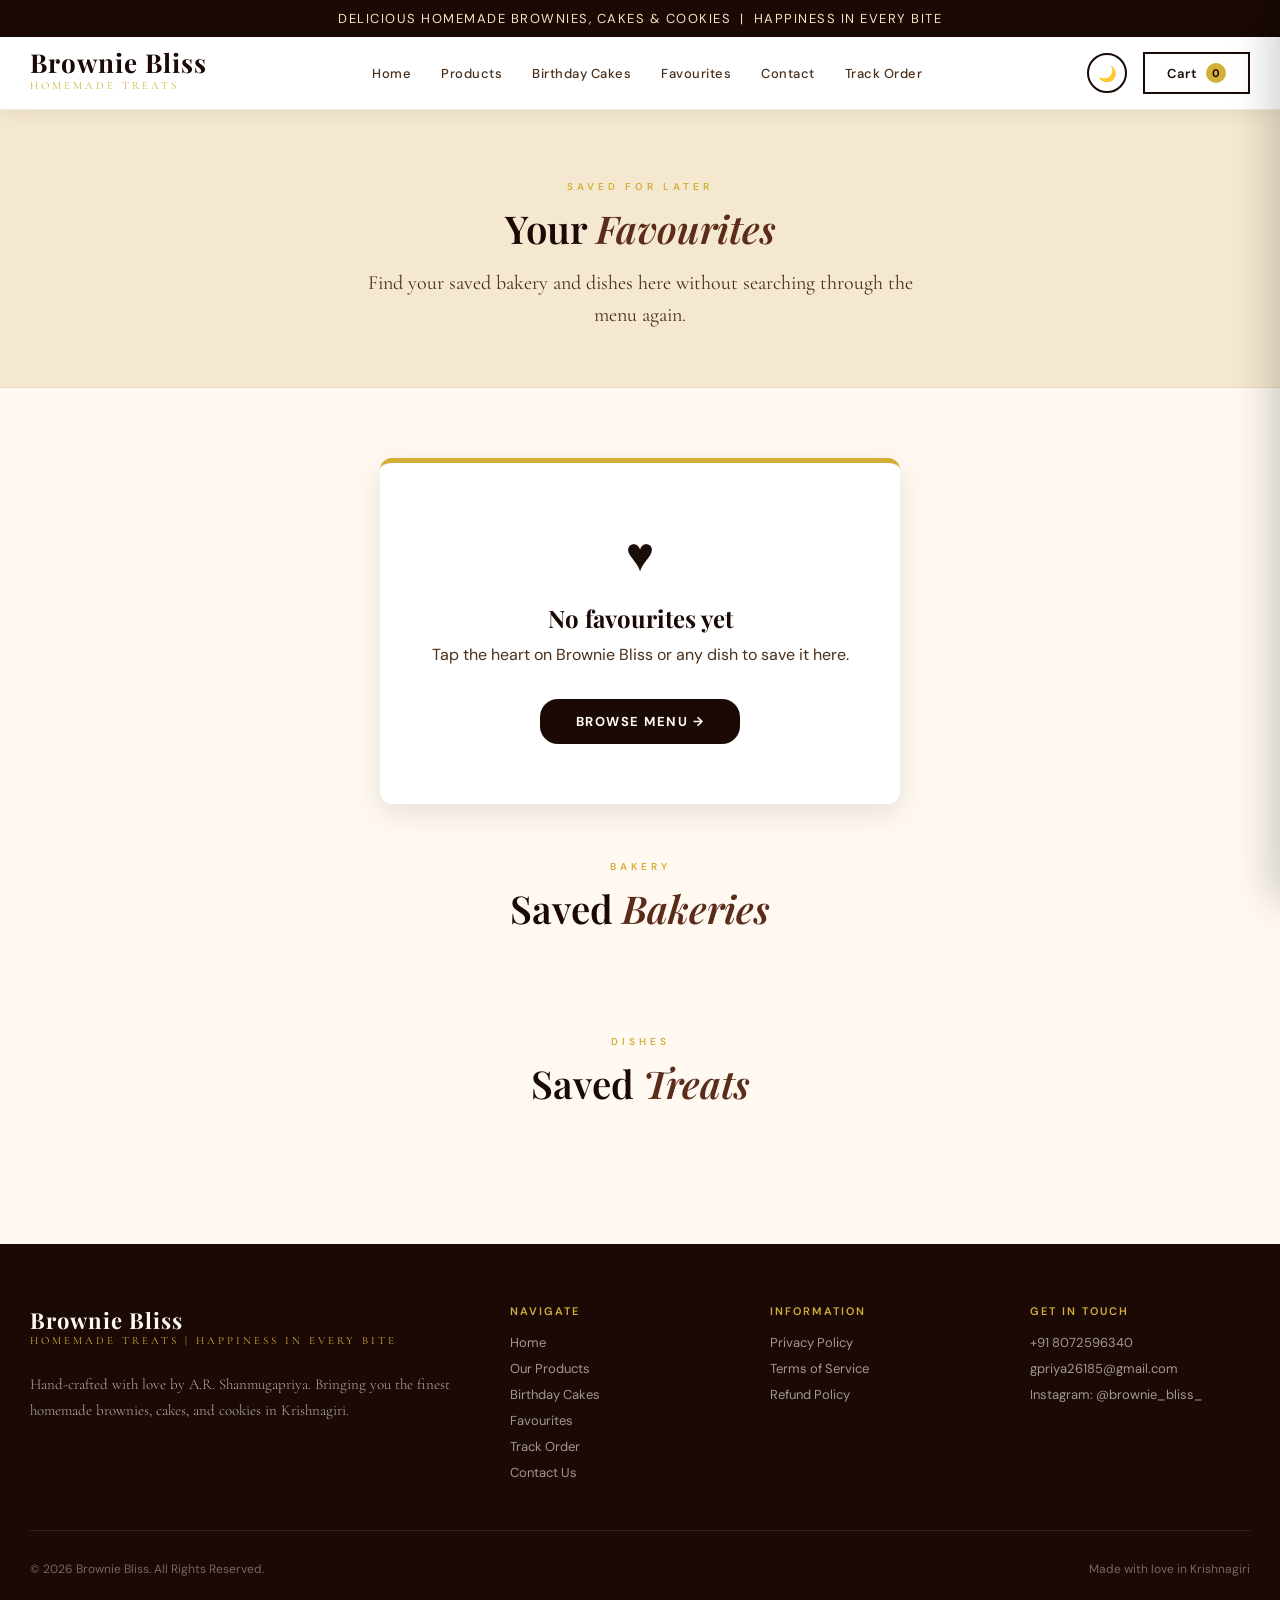
<file: public/favourites.html>
<!DOCTYPE html>
<html lang="en">

<head>
  <meta charset="UTF-8">
  <meta name="viewport" content="width=device-width, initial-scale=1.0">
  <title>Favourites - Brownie Bliss</title>
  <link rel="icon" type="image/png" href="assets/favicon.png">
  <link
    href="https://fonts.googleapis.com/css2?family=Playfair+Display:ital,wght@0,400;0,600;0,700;1,400&family=Cormorant+Garamond:wght@300;400;500&family=DM+Sans:wght@300;400;500&display=swap"
    rel="stylesheet">
  <link rel="stylesheet" href="style.css">
  <script>
    (function () {
      try {
        var t = localStorage.getItem('bb_theme') || 'light';
        if (t === 'dark') document.documentElement.classList.add('dark');
      } catch (_) {}
    })();
  </script>
</head>

<body>
  <div class="announcement">DELICIOUS HOMEMADE BROWNIES, CAKES & COOKIES &nbsp;|&nbsp; HAPPINESS IN EVERY BITE</div>

  <header>
    <div class="header-inner">
      <button class="menu-toggle" onclick="toggleMenu()">☰</button>

      <a href="index.html" class="logo">
        <span class="logo-name">Brownie Bliss</span>
        <span class="logo-sub">Homemade Treats</span>
      </a>
      <nav>
        <a href="index.html#home">Home</a>
        <a href="index.html#products">Products</a>
        <a href="index.html#birthday">Birthday Cakes</a>
        <a href="favourites.html">Favourites <span class="nav-count" data-favourites-count style="display:none">0</span></a>
        <a href="index.html#contact">Contact</a>
        <a href="track.html">Track Order</a>
      </nav>
      <div class="header-actions">
        <button id="themeToggleBtn" class="theme-toggle-btn" onclick="toggleTheme()"
          aria-label="Toggle dark mode" title="Toggle dark mode">
          <span id="themeIcon">🌙</span>
        </button>
        <button class="cart-btn" onclick="openCart()">
          Cart
          <span class="cart-count" id="cartBadge">0</span>
        </button>
      </div>
    </div>
  </header>
<div class="mobile-menu" id="mobileMenu">
  <a href="index.html#home">Home</a>
  <a href="index.html#products">Products</a>
  <a href="index.html#birthday">Birthday Cakes</a>
  <a href="favourites.html">Favourites</a>
  <a href="index.html#contact">Contact</a>
  <a href="track.html">Track Order</a>
</div>
  <main class="favourites-page">
    <section class="favourites-hero">
      <div class="products-inner">
        <span class="section-label">Saved for later</span>
        <h1 class="section-title">Your <em>Favourites</em></h1>
        <p class="favourites-intro">Find your saved bakery and dishes here without searching through the menu again.</p>
      </div>
    </section>

    <section class="favourites-section">
      <div class="products-inner">
        <div id="favouritesEmpty" class="favourites-empty">
          <span class="cart-empty-icon">&hearts;</span>
          <h2>No favourites yet</h2>
          <p>Tap the heart on Brownie Bliss or any dish to save it here.</p>
          <a href="index.html#products" class="hero-cta">Browse Menu &rarr;</a>
        </div>

        <div class="favourites-group" id="favouriteBakeriesGroup">
          <div class="section-header">
            <span class="section-label">Bakery</span>
            <h2 class="section-title">Saved <em>Bakeries</em></h2>
          </div>
          <div class="favourite-bakeries-grid" id="favouriteBakeriesGrid"></div>
        </div>

        <div class="favourites-group" id="favouriteDishesGroup">
          <div class="section-header">
            <span class="section-label">Dishes</span>
            <h2 class="section-title">Saved <em>Treats</em></h2>
          </div>
          <div class="products-grid" id="favouriteDishesGrid"></div>
        </div>
      </div>
    </section>
  </main>

  <footer id="contact">
    <div class="footer-inner">
      <div class="footer-top">
        <div class="footer-brand">
          <div class="logo">
            <span class="logo-name">Brownie Bliss</span>
            <span class="logo-sub">Homemade Treats | Happiness in every bite</span>
          </div>
          <p>Hand-crafted with love by A.R. Shanmugapriya. Bringing you the finest homemade brownies, cakes,
            and cookies in Krishnagiri.</p>
        </div>
        <div class="footer-col">
          <h4>Navigate</h4>
          <a href="index.html#home">Home</a>
          <a href="index.html#products">Our Products</a>
          <a href="index.html#birthday">Birthday Cakes</a>
          <a href="favourites.html">Favourites</a>
          <a href="track.html">Track Order</a>
          <a href="index.html#contact">Contact Us</a>
        </div>
        <div class="footer-col">
          <h4>Information</h4>
          <a href="privacy-policy.html">Privacy Policy</a>
          <a href="terms-of-service.html">Terms of Service</a>
          <a href="refund-policy.html">Refund Policy</a>
        </div>
        <div class="footer-col">
          <h4>Get In Touch</h4>
          <a href="tel:08072596340">+91 8072596340</a>
          <a href="mailto:gpriya26185@gmail.com">gpriya26185@gmail.com</a>
          <a href="https://instagram.com/brownie_bliss_" target="_blank">Instagram: @brownie_bliss_</a>
        </div>
      </div>
      <div class="footer-bottom">
        <span>&copy; 2026 Brownie Bliss. All Rights Reserved.</span>
        <span>Made with love in Krishnagiri</span>
      </div>
    </div>
  </footer>

  <div class="cart-overlay" id="cartOverlay" onclick="closeCart()"></div>
  <div class="cart-sidebar" id="cartSidebar">
    <div class="cart-header">
      <span class="cart-title">Your Cart</span>
      <button class="cart-close" onclick="closeCart()">x</button>
    </div>
    <div class="cart-items" id="cartItems"></div>
    <div class="cart-footer" id="cartFooter" style="display:none">
      <div class="cart-total">
        <span class="cart-total-label">Total Amount</span>
        <span class="cart-total-amt" id="cartTotal">Rs. 0</span>
      </div>
      <button class="whatsapp-btn" onclick="sendToWhatsApp()">Order via WhatsApp</button>
      <p class="whatsapp-note">You'll be redirected to WhatsApp to confirm your order</p>
    </div>
  </div>

  <div class="toast" id="toast"></div>

  <script src="script.js"></script>
</body>

</html>
</file>
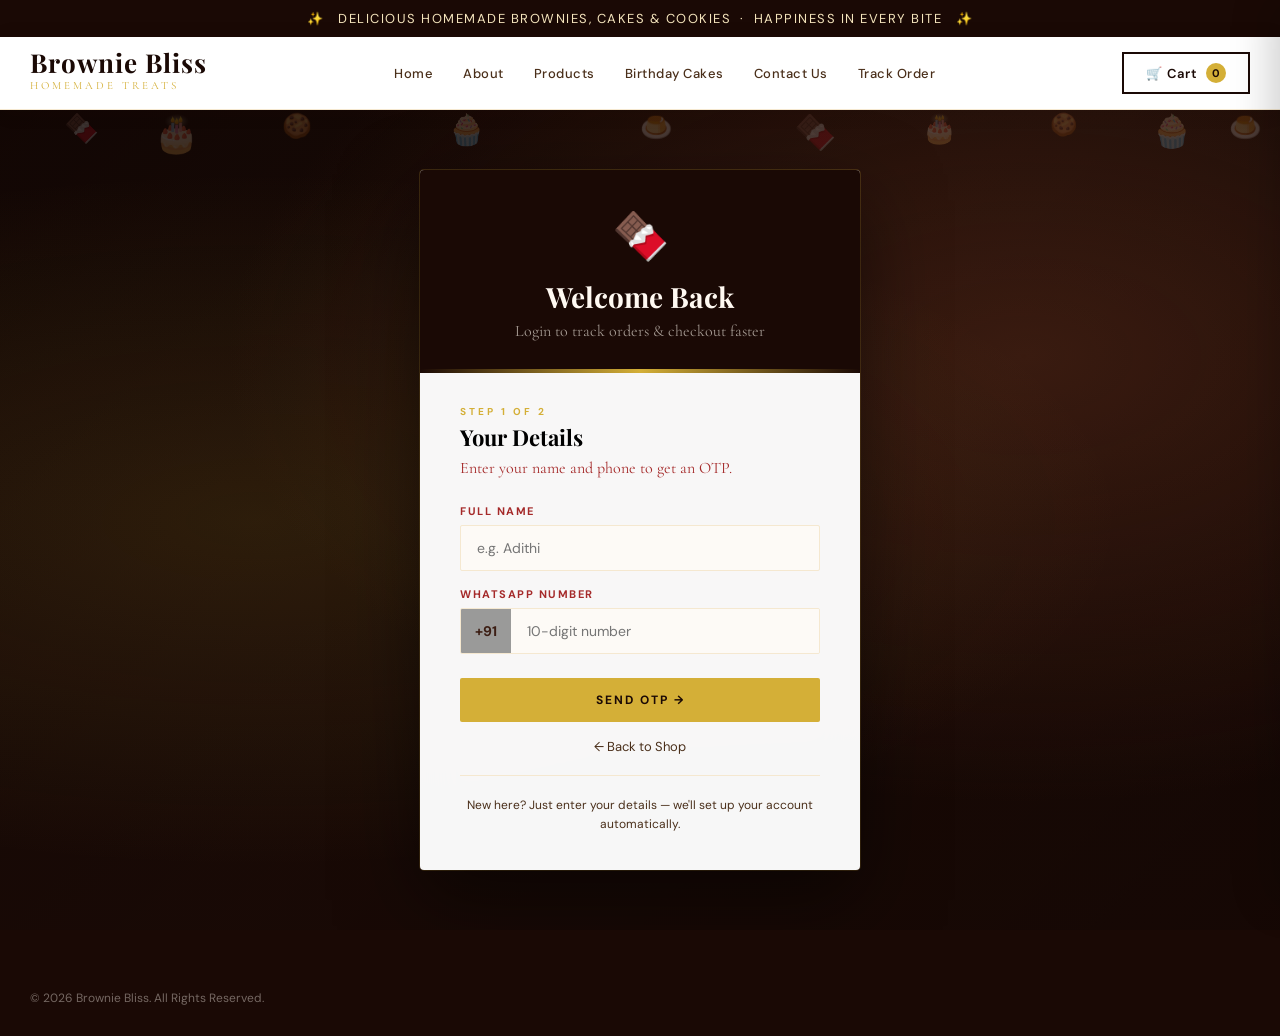
<file: public/login.html>
<!DOCTYPE html>
<html lang="en">

<head>
  <meta charset="UTF-8">
  <meta name="viewport" content="width=device-width, initial-scale=1.0">
  <title>Login — Brownie Bliss</title>
  <link href="https://fonts.googleapis.com/css2?family=Playfair+Display:ital,wght@0,400;0,600;0,700;1,400&family=Cormorant+Garamond:wght@300;400;500&family=DM+Sans:wght@300;400;500&display=swap" rel="stylesheet">
  <link rel="stylesheet" href="style.css">
  <link rel="stylesheet" href="login.css">
  <script>
    (function () {
      try {
        if (localStorage.getItem('bb_user')) window.location.replace('index.html');
      } catch (_) {}
    })();
  </script>
  <script>
  (function () {
    try {
      var t = localStorage.getItem('bb_theme') || 'light';
      if (t === 'dark') document.documentElement.classList.add('dark');
    } catch (_) {}
  })();
</script>
</head>

<body>

  <div class="announcement">✨ &nbsp; DELICIOUS HOMEMADE BROWNIES, CAKES & COOKIES &nbsp;·&nbsp; HAPPINESS IN EVERY BITE &nbsp; ✨</div>

  <header>
    <div class="header-inner">
      <a href="index.html" class="logo">
        <span class="logo-name">Brownie Bliss</span>
        <span class="logo-sub">Homemade Treats</span>
      </a>
      <nav>
        <a href="index.html#home">Home</a>
        <a href="about.html">About</a>
        <a href="index.html#products">Products</a>
        <a href="index.html#birthday">Birthday Cakes</a>
        <a href="contact.html">Contact Us</a>
        <a href="track.html">Track Order</a>
      </nav>
      <div class="header-actions">
        <button class="cart-btn" onclick="openCart()">
          🛒 Cart <span class="cart-count" id="cartBadge">0</span>
        </button>
      </div>
    </div>
  </header>

  <!-- PAGE BG -->
  <div class="login-page">

    <!-- Background image layer -->
    <div class="login-bg"></div>
    <div class="login-bg-overlay"></div>

    <!-- Floating emoji decorations -->
    <div class="floats">
      <span class="fi fi-1">🍫</span>
      <span class="fi fi-2">🎂</span>
      <span class="fi fi-3">🍪</span>
      <span class="fi fi-4">🧁</span>
      <span class="fi fi-5">🍮</span>
      <span class="fi fi-6">🍫</span>
      <span class="fi fi-7">🎂</span>
      <span class="fi fi-8">🍪</span>
      <span class="fi fi-9">🧁</span>
      <span class="fi fi-10">🍮</span>
    </div>

    <!-- LOGIN CARD -->
    <div class="login-center">
      <div class="login-card">

        <div class="card-head">
          <div class="card-icon">🍫</div>
          <h2>Welcome Back</h2>
          <p>Login to track orders &amp; checkout faster</p>
        </div>

        <div class="card-body">

          <div class="err-box" id="errorMsg"></div>

          <!-- STEP 1 -->
          <div class="step" id="step1">
            <span class="slabel">Step 1 of 2</span>
            <h3>Your Details</h3>
            <p class="ssub">Enter your name and phone to get an OTP.</p>

            <div class="field">
              <label>Full Name</label>
              <input type="text" id="loginName" placeholder="e.g. Adithi">
            </div>

            <div class="field">
              <label>WhatsApp Number</label>
              <div class="phone-wrap">
                <span class="pcode">+91</span>
                <input type="tel" id="loginPhone" placeholder="10-digit number" maxlength="10">
              </div>
            </div>

            <button class="gbtn" id="sendOtpBtn" onclick="loginSendOTP()">Send OTP &rarr;</button>
            <a href="index.html" class="back-link">&larr; Back to Shop</a>
          </div>

          <!-- STEP 2 -->
          <div class="step hidden" id="step2">
            <span class="slabel">Step 2 of 2</span>
            <h3>Verify OTP</h3>
            <p class="ssub">6-digit code sent to <strong id="otpPhone"></strong></p>

            <div class="otp-wrap">
              <input type="text" class="ob" maxlength="1" oninput="on(this,0)">
              <input type="text" class="ob" maxlength="1" oninput="on(this,1)">
              <input type="text" class="ob" maxlength="1" oninput="on(this,2)">
              <input type="text" class="ob" maxlength="1" oninput="on(this,3)">
              <input type="text" class="ob" maxlength="1" oninput="on(this,4)">
              <input type="text" class="ob" maxlength="1" oninput="on(this,5)">
            </div>

            <button class="gbtn" id="verifyBtn" onclick="loginVerify()">Verify &amp; Login &rarr;</button>
            <button class="tlink" onclick="goBack()">Change phone number</button>
          </div>

          <!-- STEP 3 -->
          <div class="step hidden" id="step3">
            <div class="sview">
              <span>🎉</span>
              <h3>You're logged in!</h3>
              <p>Welcome, <strong id="sname"></strong>! Redirecting...</p>
              <button class="gbtn" onclick="window.location.href='index.html'">Go to Shop &rarr;</button>
            </div>
          </div>

          <p class="card-note" id="cnote">New here? Just enter your details — we'll set up your account automatically.</p>

        </div>
      </div>
    </div>
  </div>

  <footer>
    <div class="footer-inner">
      <div class="footer-bottom">
        <span>© 2026 Brownie Bliss. All Rights Reserved.</span>
      </div>
    </div>
  </footer>

  <div class="cart-overlay" id="cartOverlay" onclick="closeCart()"></div>
  <div class="cart-sidebar" id="cartSidebar">
    <div class="cart-header">
      <span class="cart-title">Your Cart 🛒</span>
      <button class="cart-close" onclick="closeCart()">✕</button>
    </div>
    <div class="cart-items" id="cartItems"></div>
    <div class="cart-footer" id="cartFooter" style="display:none">
      <div class="cart-total">
        <span class="cart-total-label">Total Amount</span>
        <span class="cart-total-amt" id="cartTotal">₹0</span>
      </div>
      <button class="whatsapp-btn" onclick="sendToWhatsApp()">Order via WhatsApp</button>
    </div>
  </div>

  <div class="toast" id="toast"></div>
  <script src="script.js"></script>
  <script>
    const API_BASE = '/api';
    let _p = '', _n = '';

    function showErr(m) { const e = document.getElementById('errorMsg'); e.textContent = m; e.style.display = 'block'; }
    function hideErr() { document.getElementById('errorMsg').style.display = 'none'; }
    function goBack() {
      document.getElementById('step2').classList.add('hidden');
      document.getElementById('step1').classList.remove('hidden');
      document.getElementById('cnote').style.display = 'block';
      hideErr();
    }

    async function loginSendOTP() {
      hideErr();
      const name = document.getElementById('loginName').value.trim();
      const phone = document.getElementById('loginPhone').value.trim();
      if (!name) { showErr('Please enter your name.'); return; }
      if (!phone || phone.length !== 10 || !/^\d+$/.test(phone)) { showErr('Enter a valid 10-digit number.'); return; }
      _n = name; _p = phone;
      const btn = document.getElementById('sendOtpBtn');
      btn.disabled = true; btn.textContent = 'Sending...';
      try {
        const res = await fetch(`${API_BASE}/send-otp`, { method: 'POST', headers: { 'Content-Type': 'application/json' }, body: JSON.stringify({ phone }) });
        const data = await res.json();
        if (data.success) {
          document.getElementById('otpPhone').textContent = '+91 ' + phone;
          document.getElementById('step1').classList.add('hidden');
          document.getElementById('step2').classList.remove('hidden');
          document.getElementById('cnote').style.display = 'none';
          document.querySelectorAll('.ob')[0]?.focus();
        } else { showErr(data.message || 'Failed to send OTP.'); }
      } catch (e) { showErr('Server error. Try again.'); }
      finally { btn.disabled = false; btn.textContent = 'Send OTP →'; }
    }

    function on(input, idx) {
      input.value = input.value.replace(/\D/, '');
      if (input.value && idx < 5) document.querySelectorAll('.ob')[idx + 1]?.focus();
      if ([...document.querySelectorAll('.ob')].every(b => b.value.length === 1)) setTimeout(loginVerify, 200);
    }

    async function loginVerify() {
      hideErr();
      const otp = [...document.querySelectorAll('.ob')].map(b => b.value).join('');
      if (otp.length !== 6) { showErr('Enter all 6 digits.'); return; }
      const btn = document.getElementById('verifyBtn');
      btn.disabled = true; btn.textContent = 'Verifying...';
      try {
        const res = await fetch(`${API_BASE}/verify-otp`, { method: 'POST', headers: { 'Content-Type': 'application/json' }, body: JSON.stringify({ phone: _p, otp }) });
        const data = await res.json();
        if (data.success) {
          localStorage.setItem('bb_user', JSON.stringify({ name: _n, phone: _p }));
          document.getElementById('step2').classList.add('hidden');
          document.getElementById('step3').classList.remove('hidden');
          document.getElementById('sname').textContent = _n;
          setTimeout(() => { const r = new URLSearchParams(window.location.search).get('redirect'); window.location.href = r || 'index.html'; }, 2000);
        } else {
          showErr(data.message || 'Invalid OTP.');
          document.querySelectorAll('.ob').forEach(b => { b.value = ''; b.classList.add('shake'); });
          setTimeout(() => document.querySelectorAll('.ob').forEach(b => b.classList.remove('shake')), 500);
          document.querySelectorAll('.ob')[0]?.focus();
        }
      } catch (e) { showErr('Server error. Try again.'); }
      finally { btn.disabled = false; btn.textContent = 'Verify & Login →'; }
    }
  </script>
</body>
</html>
</file>
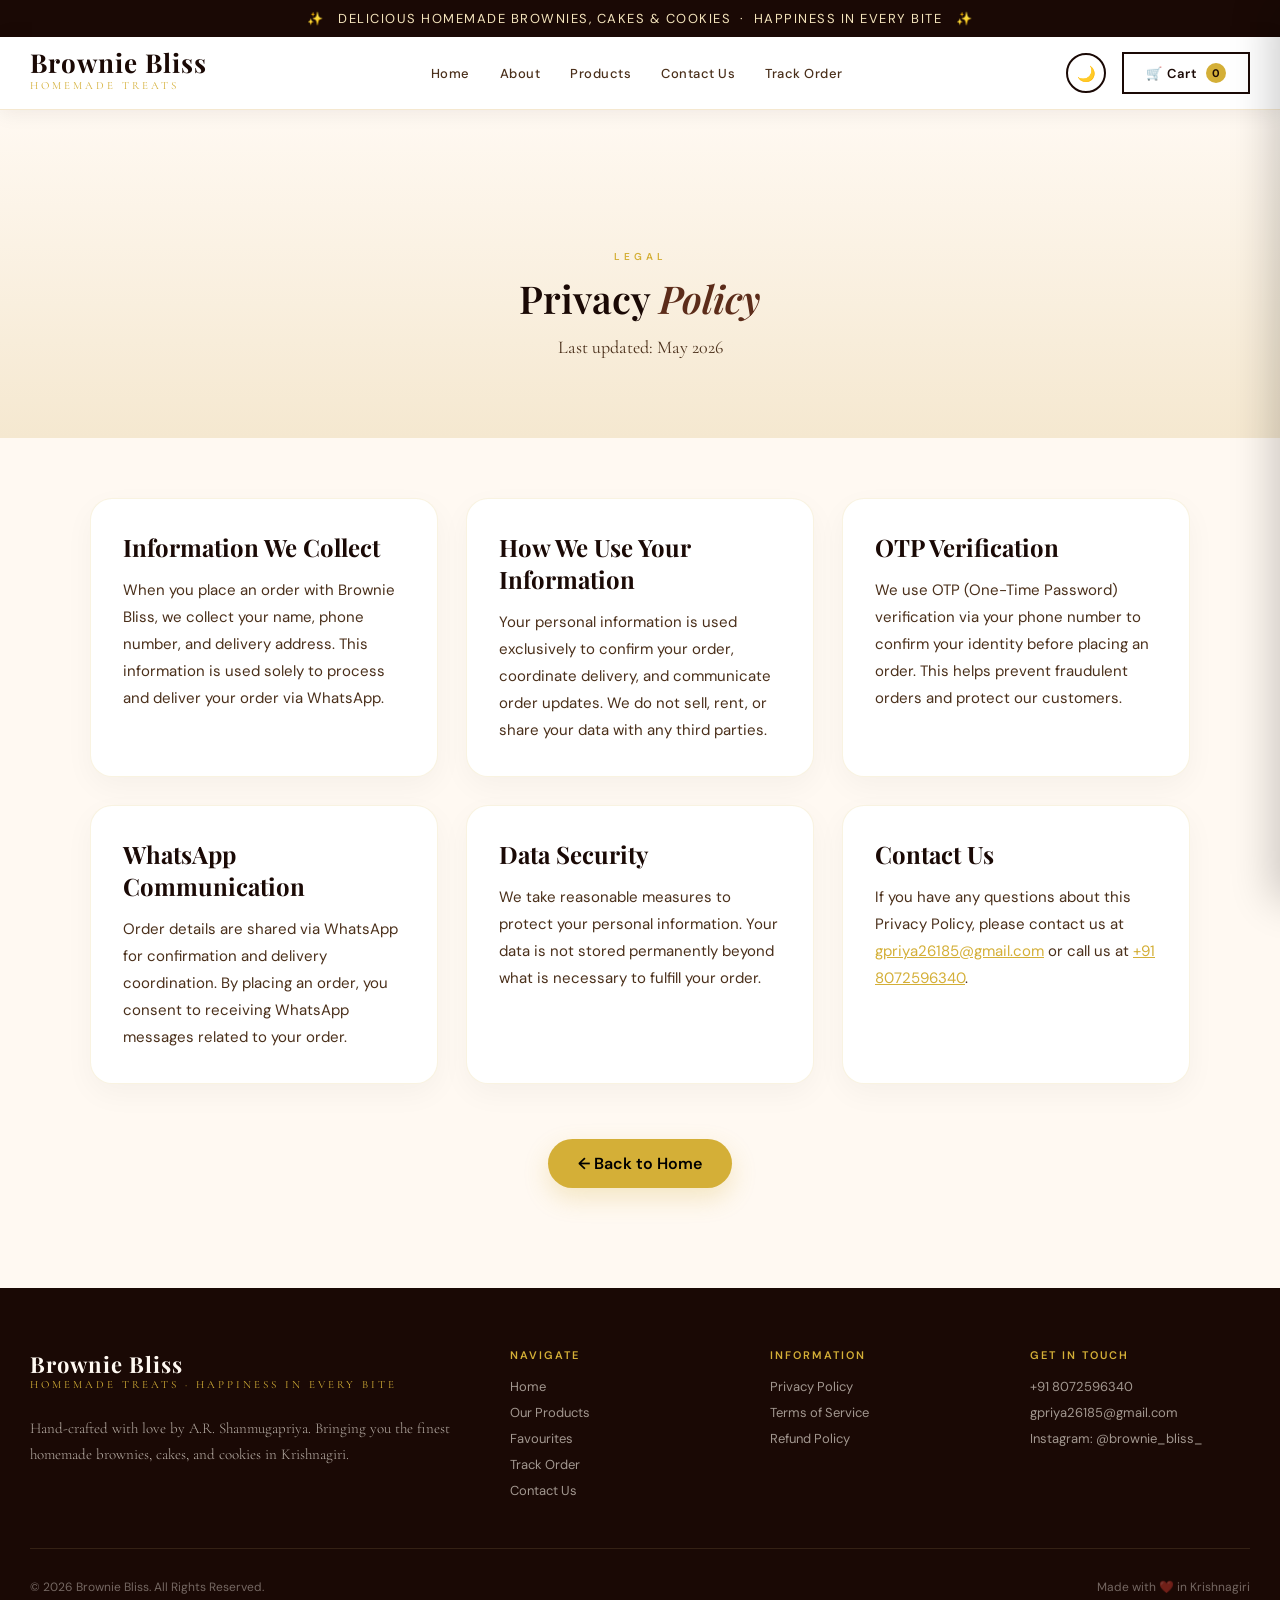
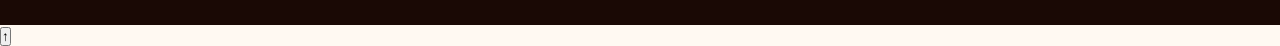
<file: public/privacy-policy.html>
<!DOCTYPE html>
<html lang="en">

<head>
    <meta charset="UTF-8">
    <meta name="viewport" content="width=device-width, initial-scale=1.0">
    <link rel="icon" type="image/png" href="assets/favicon.png">
    <title>Privacy Policy — Brownie Bliss</title>
    <link
        href="https://fonts.googleapis.com/css2?family=Playfair+Display:ital,wght@0,400;0,600;0,700;1,400&family=Cormorant+Garamond:wght@300;400;500&family=DM+Sans:wght@300;400;500&display=swap"
        rel="stylesheet">
    <link rel="stylesheet" href="style.css">
    <script>
        (function () {
            try {
                var t = localStorage.getItem('bb_theme') || 'light';
                if (t === 'dark') document.documentElement.classList.add('dark');
            } catch (_) { }
        })();
    </script>
</head>

<body>

    <div class="announcement">✨ &nbsp; DELICIOUS HOMEMADE BROWNIES, CAKES & COOKIES &nbsp;·&nbsp; HAPPINESS IN EVERY
        BITE &nbsp; ✨</div>

    <header>
        <div class="header-inner">
            <a href="index.html" class="logo">
                <span class="logo-name">Brownie Bliss</span>
                <span class="logo-sub">Homemade Treats</span>
            </a>
            <nav>
                <a href="index.html">Home</a>
                <a href="about.html">About</a>
                <a href="products.html">Products</a>
                <a href="contact.html">Contact Us</a>
                <a href="track.html">Track Order</a>
            </nav>
            <button class="menu-toggle" onclick="toggleMenu()">☰</button>
            <div class="header-actions">
                <button id="themeToggleBtn" class="theme-toggle-btn" onclick="toggleTheme()"
                    aria-label="Toggle dark mode">
                    <span id="themeIcon">🌙</span>
                </button>
                <button class="cart-btn" onclick="openCart()">
                    🛒 Cart <span class="cart-count" id="cartBadge">0</span>
                </button>
            </div>
        </div>
    </header>

    <div class="mobile-menu" id="mobileMenu">
        <a href="index.html">Home</a>
        <a href="products.html">Products</a>
        <a href="contact.html">Contact</a>
        <a href="track.html">Track Order</a>
    </div>

    <!-- PAGE HERO -->
    <section class="legal-hero">
        <span class="section-label">Legal</span>
        <h1 class="section-title">Privacy <em>Policy</em></h1>
        <p
            style="color: var(--text-mid); font-family: 'Cormorant Garamond', serif; font-size: 18px; max-width: 600px; margin: 0 auto;">
            Last updated: May 2026</p>
    </section>

    <!-- CONTENT -->
    <section style="padding: 60px 24px 100px; background: var(--cream);">
        <div class="legal-container">
            <div class="legal-grid">
                <div class="legal-card">
                    <h2>Information We Collect</h2>
                    <p>
                        When you place an order with Brownie Bliss, we collect your name,
                        phone number, and delivery address. This information is used solely to process and deliver your
                        order via WhatsApp.
                    </p>
                </div>
                <div class="legal-card">
                    <h2>How We Use Your Information</h2>
                    <p>
                        Your personal information is used exclusively to confirm your order,
                        coordinate delivery, and communicate order updates. We do not sell, rent, or share your data
                        with
                        any third parties.
                    </p>
                </div>

                <div class="legal-card">
                    <h2>OTP Verification</h2>
                    <p>
                        We use OTP (One-Time Password) verification via your phone number to
                        confirm your identity before placing an order. This helps prevent fraudulent orders and protect
                        our
                        customers.
                    </p>
                </div>

                <div class="legal-card">
                    <h2>WhatsApp Communication</h2>
                    <p>
                        Order details are shared via WhatsApp for confirmation and delivery
                        coordination. By placing an order, you consent to receiving WhatsApp messages related to your
                        order.
                    </p>
                </div>

                <div class="legal-card">
                    <h2>
                        Data Security</h2>
                    <p>
                        We take reasonable measures to protect your personal information.
                        Your data is not stored permanently beyond what is necessary to fulfill your order.
                    </p>
                </div>

                <div class="legal-card">
                    <h2>
                        Contact Us</h2>
                    <p>
                        If you have any questions about this Privacy Policy, please contact
                        us at <a href="mailto:gpriya26185@gmail.com"
                            style="color: var(--gold);">gpriya26185@gmail.com</a>
                        or call us at <a href="tel:08072596340" style="color: var(--gold);">+91 8072596340</a>.
                    </p>
                </div>
            </div>
            <div class="legal-back">
                <a href="index.html" class="legal-back-btn">
                    ← Back to Home
                </a>
            </div>
        </div>
    </section>

    <footer id="contact">
        <div class="footer-inner">
            <div class="footer-top">
                <div class="footer-brand">
                    <div class="logo">
                        <span class="logo-name">Brownie Bliss</span>
                        <span class="logo-sub">Homemade Treats · Happiness in every bite</span>
                    </div>
                    <p>Hand-crafted with love by A.R. Shanmugapriya. Bringing you the finest homemade brownies, cakes,
                        and cookies in Krishnagiri.</p>
                </div>
                <div class="footer-col">
                    <h4>Navigate</h4>
                    <a href="index.html">Home</a>
                    <a href="products.html">Our Products</a>
                    <a href="favourites.html">Favourites</a>
                    <a href="track.html">Track Order</a>
                    <a href="contact.html">Contact Us</a>
                </div>
                <div class="footer-col">
                    <h4>Information</h4>
                    <a href="privacy-policy.html">Privacy Policy</a>
                    <a href="terms-of-service.html">Terms of Service</a>
                    <a href="refund-policy.html">Refund Policy</a>
                </div>
                <div class="footer-col">
                    <h4>Get In Touch</h4>
                    <a href="tel:08072596340">+91 8072596340</a>
                    <a href="mailto:gpriya26185@gmail.com">gpriya26185@gmail.com</a>
                    <a href="https://instagram.com/brownie_bliss_" target="_blank" rel="noopener noreferrer">Instagram:
                        @brownie_bliss_</a>
                </div>
            </div>
            <div class="footer-bottom">
                <span>© 2026 Brownie Bliss. All Rights Reserved.</span>
                <span>Made with ❤️ in Krishnagiri</span>
            </div>
        </div>
    </footer>

    <div class="cart-overlay" id="cartOverlay" onclick="closeCart()"></div>
    <div class="cart-sidebar" id="cartSidebar">
        <div class="cart-header">
            <span class="cart-title">Your Cart 🛒</span>
            <button class="cart-close" onclick="closeCart()">✕</button>
        </div>
        <div class="cart-items" id="cartItems"></div>
    </div>

    <div class="toast" id="toast"></div>
    <button id="scrollTopBtn" onclick="scrollToTop()">↑</button>
    <script src="script.js"></script>
</body>

</html>
</file>
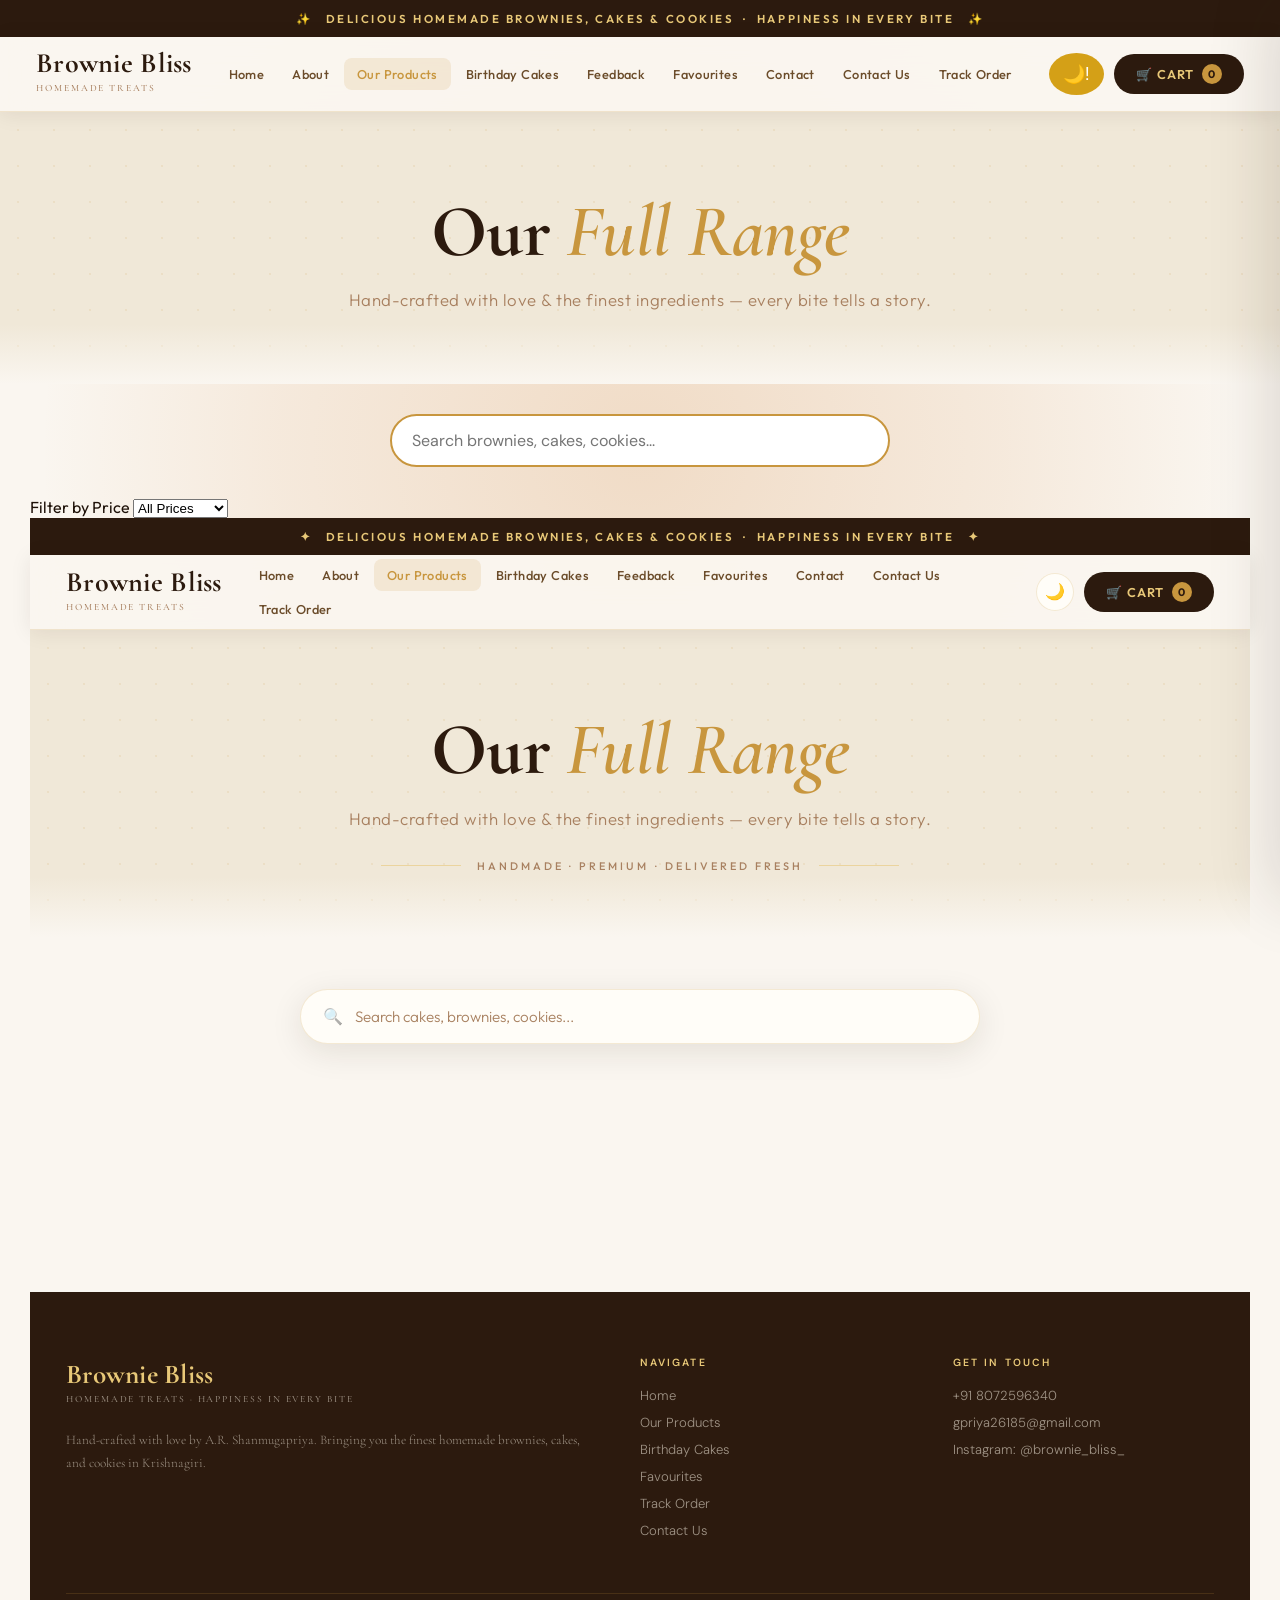
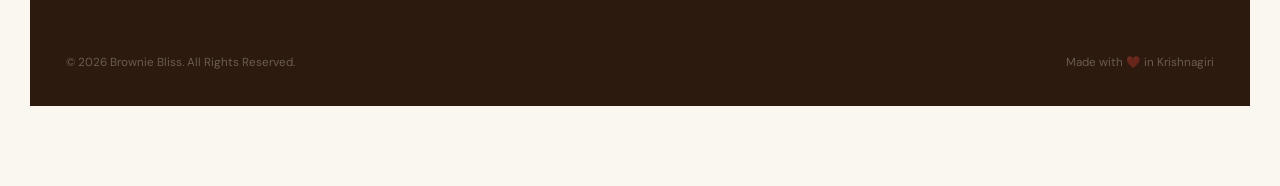
<file: public/products.html>
<!doctype html>
<html lang="en">
<head>
  <meta charset="UTF-8">
  <meta name="viewport" content="width=device-width, initial-scale=1.0">
  <title>Brownie Bliss — Our Full Range</title>
  <link rel="icon" type="image/png" href="assets/favicon.png">
  <link href="https://fonts.googleapis.com/css2?family=Playfair+Display:ital,wght@0,400;0,600;0,700;1,400&family=Cormorant+Garamond:wght@300;400;500&family=DM+Sans:wght@300;400;500&display=swap" rel="stylesheet">
  <link rel="stylesheet" href="style.css">
  <script>
    (function() {
      try {
        var t = localStorage.getItem('bb_theme') || 'light';
        if (t === 'dark') document.documentElement.classList.add('dark');
      } catch(_) {}
    })();
  </script>
  <style>
    .all-products-grid {
      display: grid;
      grid-template-columns: repeat(auto-fill, minmax(280px, 1fr));
      gap: 40px;
      margin: 60px 0 80px;
    }
    .product-card {
      background: var(--white);
      border-radius: 4px;
      overflow: hidden;
      box-shadow: var(--shadow);
      transition: transform 0.3s ease, box-shadow 0.3s ease;
      display: flex;
      flex-direction: column;
      height: 100%;
    }
    .product-card:hover {
      transform: translateY(-5px);
      box-shadow: 0 20px 30px rgba(0,0,0,0.1);
    }
    .product-img {
      width: 100%;
      height: 260px;
      object-fit: cover;
      display: block;
    }
    .product-info {
      padding: 20px;
      flex: 1;
      display: flex;
      flex-direction: column;
    }
    .product-title {
      font-family: 'Playfair Display', serif;
      font-size: 1.3rem;
      font-weight: 700;
      margin-bottom: 8px;
      color: var(--brown-dark);
    }
    .product-category {
      font-size: 0.75rem;
      text-transform: uppercase;
      letter-spacing: 1px;
      color: var(--gold);
      margin-bottom: 12px;
    }
    .product-desc {
      font-family: 'DM Sans', sans-serif;
      font-size: 0.9rem;
      color: var(--text-mid);
      margin-bottom: 16px;
      line-height: 1.4;
      flex-grow: 1;
    }
    .product-price {
      font-size: 1.3rem;
      font-weight: 700;
      color: var(--brown-dark);
      margin-bottom: 16px;
    }
    .add-to-cart-btn {
      background: var(--gold);
      border: none;
      padding: 10px 16px;
      font-family: 'DM Sans', sans-serif;
      font-weight: 600;
      font-size: 0.8rem;
      cursor: pointer;
      border-radius: 2px;
      transition: background 0.2s;
      width: 100%;
      margin-top: auto;
    }
    .add-to-cart-btn:hover {
      background: #c9a03d;
    }
    .page-header {
      text-align: center;
      padding: 60px 20px 20px;
      background: var(--cream);
    }
    .page-header h1 {
      font-family: 'Playfair Display', serif;
      font-size: 2.8rem;
      color: var(--brown-dark);
    }
    .page-header p {
      color: var(--text-mid);
      max-width: 600px;
      margin: 10px auto;
    }
    .dark .product-card {
      background: var(--brown-dark);
    }
    .dark .product-title,
    .dark .product-price {
      color: var(--white);
    }
    .dark .product-desc {
      color: rgba(255,255,255,0.8);
    }
    /* Search Bar */
.search-wrapper {
  width: 100%;
  display: flex;
  justify-content: center;
  margin: 30px 0;
}

.search-wrapper input {
  width: 100%;
  max-width: 500px;
  padding: 14px 20px;
  border: 2px solid var(--gold);
  border-radius: 40px;
  outline: none;
  font-size: 1rem;
  font-family: 'DM Sans', sans-serif;
  background: var(--white);
  color: var(--brown-dark);
  transition: 0.3s ease;
}

.search-wrapper input:focus {
  box-shadow: 0 0 10px rgba(201, 160, 61, 0.3);
}

.dark .search-wrapper input {
  background: var(--brown-dark);
  color: var(--white);
  border: 2px solid var(--gold);
}
/* Theme Toggle Button */

#themeToggle {
  background: #d4a017;
  color: white;
  border: none;
  padding: 10px 14px;
  border-radius: 50%;
  cursor: pointer;
  font-size: 18px;
  transition: 0.3s ease;
}

#themeToggle:hover {
  transform: scale(1.1);
}

/* DARK MODE */

.dark-mode {
  background-color: #1a1a1a;
  color: white;
}

.dark-mode header,
.dark-mode footer,
.dark-mode .product-card {
  background-color: #2b2b2b;
  color: white;
}

.dark-mode input,
.dark-mode select {
  background-color: #333;
  color: white;
  border: 1px solid #555;
}

.dark-mode .product-title,
.dark-mode .product-price {
  color: white;
}
/* Fix brown text in dark mode */

.dark-mode h1,
.dark-mode h2,
.dark-mode h3,
.dark-mode h4,
.dark-mode h5,
.dark-mode h6,
.dark-mode p,
.dark-mode span,
.dark-mode a,
.dark-mode label,
.dark-mode li,
.dark-mode .product-title,
.dark-mode .product-price,
.dark-mode .product-category,
.dark-mode .logo-name,
.dark-mode .logo-sub,
.dark-mode .footer-col h4,
.dark-mode .footer-col a,
.dark-mode .page-header h1,
/* .dark-mode .page-header p {
  color: white !important;
} */

/* Optional: softer white for descriptions */

.dark-mode .product-desc,
.dark-mode .footer-brand p,
.dark-mode .footer-bottom span {
  color: rgba(255,255,255,0.8) !important;
}
  </style>
</head>
<body>

  <div class="announcement">✨ &nbsp; DELICIOUS HOMEMADE BROWNIES, CAKES & COOKIES &nbsp;·&nbsp; HAPPINESS IN EVERY BITE &nbsp; ✨</div>

  <header>
    <div class="header-inner">
      <a href="index.html" class="logo">
        <span class="logo-name">Brownie Bliss</span>
        <span class="logo-sub">Homemade Treats</span>
      </a>
      <nav>
        <a href="index.html">Home</a>
        <a href="about.html">About</a>
        <a href="products.html" class="active">Our Products</a>
        <a href="index.html#birthday">Birthday Cakes</a>
        <a href="index.html#feedback">Feedback</a>
        <a href="favourites.html">Favourites <span class="nav-count" data-favourites-count style="display:none">0</span></a>
        <a href="index.html#contact">Contact</a>
        <a href="contact.html">Contact Us</a>
        <a href="track.html">Track Order</a>
      </nav>
      <button class="menu-toggle" onclick="toggleMenu()">☰</button>
      <div class="header-actions">
        <button id="themeToggle">
  🌙!
</button>
        <button class="cart-btn" onclick="openCart()">
          🛒 Cart
          <span class="cart-count" id="cartBadge">0</span>
        </button>
      </div>
    </div>
  </header>
  <div class="mobile-menu" id="mobileMenu">
    <a href="index.html">Home</a>
    <a href="products.html">Our Products</a>
    <a href="index.html#birthday">Birthday Cakes</a>
    <a href="index.html#contact">Contact</a>
    <a href="track.html">Track Order</a>
  </div>

  <div class="page-header">
    <h1>Our <em>Full Range</em></h1>
    <p>Hand-crafted with love & the finest ingredients — every bite tells a story.</p>
  </div>

  <div class="products-inner" style="padding: 0 30px 80px;">
    <!-- Search Bar -->
<div class="search-wrapper">
  <input
    type="text"
    id="searchInput"
    placeholder="Search brownies, cakes, cookies..."
    onkeyup="searchProducts()"
  />
</div>
    <!-- Price Filter from main branch -->
    <div class="price-filter-wrapper">
      <div class="price-filter">
        <label for="priceFilter">Filter by Price</label>
        <select id="priceFilter" class="custom-price-filter" onchange="updatePriceFilter()">
          <option value="all">All Prices</option>
          <option value="under200">Under ₹200</option>
          <option value="200to500">₹200 - ₹500</option>
          <option value="above500">Above ₹500</option>
        </select>
      </div>
  <head>
    <meta charset="UTF-8" />
    <meta name="viewport" content="width=device-width, initial-scale=1.0" />
    <title>Brownie Bliss — Our Full Range</title>
    <link rel="icon" type="image/png" href="assets/favicon.png" />
    <link
      href="https://fonts.googleapis.com/css2?family=Cormorant+Garamond:ital,wght@0,300;0,500;0,700;1,400;1,600&family=Outfit:wght@300;400;500;600&display=swap"
      rel="stylesheet"
    />
    <link rel="stylesheet" href="style.css" />
    <script>
      (function () {
        try {
          var t = localStorage.getItem('bb_theme') || 'light';
          if (t === 'dark') document.documentElement.classList.add('dark');
        } catch (_) {}
      })();
    </script>

    <style>
      /* ─── DESIGN TOKENS ─────────────────────────────────────────────── */
      :root {
        --gold: #c8963e;
        --gold-light: #e8c878;
        --gold-pale: #fdf6e7;
        --gold-glow: rgba(200, 150, 62, 0.15);
        --brown: #2c1a0e;
        --brown-mid: #5c3d1e;
        --brown-light: #a07040;
        --cream: #faf6f0;
        --cream-dark: #f0e8d8;
        --cream-mid: #f5ede0;
        --text: #1e1108;
        --text-mid: #6b4c2a;
        --text-light: #a88060;
        --card-bg: #fffdf8;
        --border: rgba(200, 150, 62, 0.2);
        --border-soft: rgba(200, 150, 62, 0.1);
        --shadow-card: 0 8px 32px rgba(44, 26, 14, 0.1);
        --shadow-hover: 0 24px 56px rgba(44, 26, 14, 0.18);
        --radius: 18px;
        --radius-sm: 10px;
        --radius-pill: 999px;
      }

      .dark {
        --cream: #141008;
        --cream-dark: #1e160a;
        --cream-mid: #1a1208;
        --card-bg: #1c1409;
        --text: #f5ede0;
        --text-mid: #c8a878;
        --text-light: #8a6840;
        --border: rgba(200, 150, 62, 0.18);
        --border-soft: rgba(200, 150, 62, 0.08);
        --shadow-card: 0 8px 32px rgba(0, 0, 0, 0.4);
        --shadow-hover: 0 24px 56px rgba(0, 0, 0, 0.5);
      }

      /* ─── BASE RESET ────────────────────────────────────────────────── */
      *,
      *::before,
      *::after {
        box-sizing: border-box;
        margin: 0;
        padding: 0;
      }

      html {
        scroll-behavior: smooth;
      }

      body {
        font-family: 'Outfit', sans-serif;
        background: var(--cream);
        color: var(--text);
        min-height: 100vh;
        transition: background 0.3s, color 0.3s;
      }

      /* ─── ANNOUNCEMENT BAR ──────────────────────────────────────────── */
      .announcement {
        background: var(--brown);
        color: var(--gold-light);
        text-align: center;
        padding: 11px 20px;
        font-size: 0.72rem;
        letter-spacing: 0.22em;
        font-weight: 600;
        text-transform: uppercase;
        font-family: 'Outfit', sans-serif;
      }

      /* ─── HEADER / NAV ──────────────────────────────────────────────── */
      header {
        position: sticky;
        top: 0;
        z-index: 100;
        background: rgba(250, 246, 240, 0.94);
        backdrop-filter: blur(18px);
        -webkit-backdrop-filter: blur(18px);
        border-bottom: 1px solid var(--border);
        transition: background 0.3s;
      }

      .dark header {
        background: rgba(20, 16, 8, 0.94);
      }

      .header-inner {
        max-width: 1320px;
        margin: 0 auto;
        padding: 0 36px;
        height: 74px;
        display: flex;
        align-items: center;
        gap: 24px;
      }

      /* Logo */
      a.logo,
      .logo {
        display: flex;
        flex-direction: column;
        line-height: 1;
        text-decoration: none;
        flex-shrink: 0;
      }

      .logo-name {
        font-family: 'Cormorant Garamond', serif;
        font-size: 1.75rem;
        font-weight: 700;
        color: var(--brown);
        letter-spacing: 0.01em;
        transition: color 0.2s;
      }

      .dark .logo-name {
        color: var(--gold-light);
      }

      .logo-sub {
        font-size: 0.6rem;
        letter-spacing: 0.2em;
        text-transform: uppercase;
        color: var(--text-light);
        margin-top: 3px;
        font-weight: 500;
      }

      /* Nav links */
      header nav {
        display: flex;
        align-items: center;
        gap: 2px;
        flex: 1;
        flex-wrap: wrap;
      }

      header nav a {
        padding: 8px 13px;
        font-size: 0.8rem;
        color: var(--text-mid);
        font-weight: 500;
        letter-spacing: 0.03em;
        text-decoration: none;
        border-radius: 8px;
        transition: all 0.2s;
        white-space: nowrap;
        position: relative;
      }

      header nav a:hover {
        color: var(--gold);
        background: var(--gold-glow);
      }

      header nav a.active {
        color: var(--gold);
        background: var(--gold-glow);
      }

      .nav-count {
        background: var(--gold);
        color: var(--brown);
        font-size: 0.62rem;
        font-weight: 700;
        padding: 1px 6px;
        border-radius: var(--radius-pill);
        margin-left: 4px;
        vertical-align: middle;
      }

      /* Header actions */
      .header-actions {
        display: flex;
        align-items: center;
        gap: 10px;
        flex-shrink: 0;
      }

      .theme-toggle-btn {
        width: 38px;
        height: 38px;
        border-radius: 50%;
        border: 1px solid var(--border);
        background: var(--card-bg);
        cursor: pointer;
        font-size: 1rem;
        display: flex;
        align-items: center;
        justify-content: center;
        transition: all 0.25s;
      }

      .theme-toggle-btn:hover {
        background: var(--gold);
        border-color: var(--gold);
        transform: rotate(20deg);
      }

      .cart-btn {
        display: flex;
        align-items: center;
        gap: 8px;
        background: var(--brown);
        color: var(--gold-light);
        border: none;
        padding: 10px 22px;
        border-radius: var(--radius-pill);
        font-size: 0.8rem;
        font-family: 'Outfit', sans-serif;
        font-weight: 600;
        cursor: pointer;
        letter-spacing: 0.08em;
        text-transform: uppercase;
        transition: all 0.25s;
        white-space: nowrap;
      }

      .cart-btn:hover {
        background: var(--gold);
        color: var(--brown);
        transform: translateY(-1px);
      }

      .cart-count {
        background: var(--gold);
        color: var(--brown);
        width: 20px;
        height: 20px;
        border-radius: 50%;
        font-size: 0.68rem;
        display: flex;
        align-items: center;
        justify-content: center;
        font-weight: 700;
      }

      /* Hamburger */
      .menu-toggle {
        display: none;
        background: none;
        border: 1px solid var(--border);
        padding: 8px 12px;
        border-radius: 8px;
        font-size: 1.1rem;
        cursor: pointer;
        color: var(--text);
        margin-left: auto;
      }

      /* Mobile menu */
      .mobile-menu {
        display: none;
        flex-direction: column;
        background: var(--card-bg);
        border-bottom: 1px solid var(--border);
        padding: 12px 0;
      }

      .mobile-menu a {
        padding: 13px 28px;
        font-size: 0.9rem;
        color: var(--text-mid);
        text-decoration: none;
        font-weight: 500;
        transition: all 0.2s;
        border-left: 3px solid transparent;
      }

      .mobile-menu a:hover {
        color: var(--gold);
        background: var(--gold-glow);
        border-left-color: var(--gold);
      }

      .mobile-menu.open {
        display: flex;
      }

      /* ─── PAGE HERO ─────────────────────────────────────────────────── */
      .page-header {
        padding: 80px 36px 64px;
        text-align: center;
        background: var(--cream-dark);
        position: relative;
        overflow: hidden;
      }

      .page-header::before {
        content: '';
        position: absolute;
        inset: 0;
        background-image: radial-gradient(
          circle,
          rgba(200, 150, 62, 0.12) 1px,
          transparent 1px
        );
        background-size: 36px 36px;
        pointer-events: none;
      }

      .page-header::after {
        content: '';
        position: absolute;
        bottom: 0;
        left: 0;
        right: 0;
        height: 60px;
        background: linear-gradient(to top, var(--cream), transparent);
      }

      .page-header h1 {
        font-family: 'Cormorant Garamond', serif;
        font-size: clamp(2.8rem, 7vw, 4.6rem);
        font-weight: 700;
        color: var(--brown);
        line-height: 1.08;
        letter-spacing: -0.01em;
        position: relative;
        z-index: 1;
      }

      .dark .page-header h1 {
        color: var(--gold-pale);
      }

      .page-header h1 em {
        color: var(--gold);
        font-style: italic;
        font-weight: 600;
      }

      .page-header p {
        margin-top: 18px;
        color: var(--text-light);
        font-size: 1.05rem;
        font-weight: 300;
        letter-spacing: 0.03em;
        position: relative;
        z-index: 1;
      }

      .page-header-divider {
        display: flex;
        align-items: center;
        justify-content: center;
        gap: 16px;
        margin-top: 30px;
        position: relative;
        z-index: 1;
      }

      .page-header-divider span {
        height: 1px;
        width: 80px;
        background: var(--gold-light);
        opacity: 0.6;
      }

      .page-header-divider small {
        font-size: 0.68rem;
        letter-spacing: 0.28em;
        text-transform: uppercase;
        color: var(--text-light);
        font-weight: 500;
      }

      /* ─── PRODUCTS INNER WRAPPER ────────────────────────────────────── */
      .products-inner {
        max-width: 1320px;
        margin: 0 auto;
      }

      /* ─── SEARCH SECTION ────────────────────────────────────────────── */
      .search-section {
        max-width: 680px;
        margin: 52px auto 48px;
      }

      .search-box {
        position: relative;
        display: flex;
        align-items: center;
        background: var(--card-bg);
        border: 1.5px solid var(--border);
        border-radius: var(--radius-pill);
        box-shadow: var(--shadow-card);
        transition: all 0.3s ease;
      }

      .search-box:focus-within {
        border-color: var(--gold);
        box-shadow: 0 4px 32px rgba(200, 150, 62, 0.2);
      }

      .search-icon {
        position: absolute;
        left: 22px;
        font-size: 1rem;
        opacity: 0.5;
        pointer-events: none;
        z-index: 1;
      }

      .product-search-input {
        width: 100%;
        padding: 17px 52px 17px 54px;
        border: none;
        outline: none;
        font-size: 0.95rem;
        font-family: 'Outfit', sans-serif;
        color: var(--text);
        background: transparent;
        border-radius: var(--radius-pill);
      }

      .product-search-input::placeholder {
        color: var(--text-light);
        font-weight: 300;
      }

      .clear-search-btn {
        position: absolute;
        right: 14px;
        width: 30px;
        height: 30px;
        border-radius: 50%;
        border: none;
        background: var(--cream-dark);
        cursor: pointer;
        font-size: 0.78rem;
        display: none;
        align-items: center;
        justify-content: center;
        transition: all 0.2s;
        color: var(--text-mid);
      }

      .clear-search-btn:hover {
        background: var(--gold);
        color: white;
      }

      /* Search suggestions */
      .search-suggestions {
        margin-top: 14px;
        display: flex;
        flex-wrap: wrap;
        gap: 10px;
        justify-content: center;
      }

      .search-suggestion-item {
        padding: 8px 18px;
        background: var(--card-bg);
        border: 1px solid var(--border);
        border-radius: var(--radius-pill);
        cursor: pointer;
        font-size: 0.8rem;
        font-family: 'Outfit', sans-serif;
        font-weight: 500;
        color: var(--text-mid);
        transition: all 0.22s ease;
        letter-spacing: 0.03em;
      }

      .search-suggestion-item:hover {
        background: var(--brown);
        color: var(--gold-light);
        border-color: var(--brown);
        transform: translateY(-2px);
      }

      /* Recent searches */
      .recent-searches {
        margin-top: 14px;
        display: flex;
        flex-wrap: wrap;
        gap: 8px;
        justify-content: center;
      }

      .recent-search-tag {
        background: var(--gold-glow);
        border: 1px solid var(--border-soft);
        padding: 7px 16px;
        border-radius: var(--radius-pill);
        font-size: 0.78rem;
        cursor: pointer;
        color: var(--text-mid);
        transition: all 0.2s ease;
        font-weight: 500;
      }

      .recent-search-tag:hover {
        background: var(--gold);
        color: var(--brown);
        border-color: var(--gold);
      }

      /* ─── PRODUCTS GRID ─────────────────────────────────────────────── */
      .all-products-grid {
        display: grid;
        grid-template-columns: repeat(auto-fill, minmax(270px, 1fr));
        gap: 28px;
      }

      /* ─── PRODUCT CARD (injected by script.js) ──────────────────────── */
      /*
        script.js renders cards into #productsGrid.
        We style the classes it commonly uses:
        .product-card, .product-img / .product-image-wrap,
        .product-info / .product-body, .product-name, .product-desc,
        .product-price, .add-to-cart-btn / .add-btn,
        .product-badge, .fav-btn
      */

      .product-card {
        background: var(--card-bg);
        border-radius: var(--radius);
        overflow: hidden;
        border: 1px solid var(--border);
        cursor: pointer;
        transition: transform 0.32s cubic-bezier(0.34, 1.56, 0.64, 1),
          box-shadow 0.32s ease;
        position: relative;
        display: flex;
        flex-direction: column;
        animation: bbFadeUp 0.5s both;
      }

      .product-card:hover {
        transform: translateY(-9px);
        box-shadow: var(--shadow-hover);
      }

      /* Image wrapper */
      .product-image-wrap,
      .product-img-wrap,
      .card-image-wrap {
        height: 220px;
        position: relative;
        overflow: hidden;
        background: var(--cream-dark);
        flex-shrink: 0;
      }

      .product-image-wrap img,
      .product-img-wrap img,
      .card-image-wrap img,
      .product-card img {
        width: 100%;
        height: 100%;
        object-fit: cover;
        display: block;
        transition: transform 0.5s ease;
      }

      .product-card:hover .product-image-wrap img,
      .product-card:hover .product-img-wrap img,
      .product-card:hover .card-image-wrap img {
        transform: scale(1.07);
      }

      /* Badge */
      .product-badge,
      .card-badge {
        position: absolute;
        top: 14px;
        left: 14px;
        background: var(--brown);
        color: var(--gold-light);
        font-size: 0.62rem;
        font-weight: 700;
        letter-spacing: 0.12em;
        text-transform: uppercase;
        padding: 5px 13px;
        border-radius: var(--radius-pill);
        font-family: 'Outfit', sans-serif;
        z-index: 2;
      }

      /* Fav button */
      .fav-btn,
      .favourite-btn {
        position: absolute;
        top: 12px;
        right: 12px;
        width: 36px;
        height: 36px;
        border-radius: 50%;
        border: none;
        background: rgba(255, 255, 255, 0.88);
        backdrop-filter: blur(6px);
        cursor: pointer;
        font-size: 1.05rem;
        display: flex;
        align-items: center;
        justify-content: center;
        transition: all 0.22s;
        box-shadow: 0 2px 10px rgba(0, 0, 0, 0.1);
        z-index: 2;
      }

      .fav-btn:hover,
      .favourite-btn:hover {
        background: white;
        transform: scale(1.15);
      }

      .fav-btn.active,
      .favourite-btn.active {
        background: #fee2e2;
      }

      /* Card body */
      .product-info,
      .product-body,
      .card-body {
        padding: 20px 22px 22px;
        display: flex;
        flex-direction: column;
        flex: 1;
      }

      .product-category,
      .card-category {
        font-size: 0.65rem;
        letter-spacing: 0.18em;
        text-transform: uppercase;
        color: var(--text-light);
        font-weight: 600;
        margin-bottom: 6px;
        font-family: 'Outfit', sans-serif;
      }

      .product-name,
      .card-name {
        font-family: 'Cormorant Garamond', serif;
        font-size: 1.3rem;
        font-weight: 600;
        color: var(--brown);
        line-height: 1.2;
        margin-bottom: 8px;
      }

      .dark .product-name,
      .dark .card-name {
        color: var(--gold-pale);
      }

      .product-desc,
      .card-desc {
        font-size: 0.81rem;
        color: var(--text-light);
        line-height: 1.65;
        font-weight: 300;
        margin-bottom: 18px;
        flex: 1;
      }
      .product-meta {
        display: flex;
        flex-direction: column;
        gap: 5px;
        margin-bottom: 12px;
        padding: 10px;
        background: var(--gold-glow);
        border: 1px solid var(--border-soft);
        border-radius: 8px;
        font-size: 0.75rem;
        color: var(--text-mid);
}
        .product-meta span {
        display: block;
}

.product-meta strong {
  color: var(--brown);
}

.dark .product-meta strong {
  color: var(--gold-light);
}

      /* Price + CTA row */
      .product-footer,
      .card-footer {
        display: flex;
        align-items: center;
        justify-content: space-between;
        gap: 8px;
        margin-top: auto;
      }

      .product-price,
      .card-price {
        font-family: 'Cormorant Garamond', serif;
        font-size: 1.45rem;
        font-weight: 700;
        color: var(--gold);
        line-height: 1;
      }

      .product-price small,
      .card-price small {
        display: block;
        font-size: 0.7rem;
        font-weight: 400;
        font-family: 'Outfit', sans-serif;
        color: var(--text-light);
        margin-top: 3px;
      }

      .add-to-cart-btn,
      .add-btn,
      .add-cart-btn {
        display: inline-flex;
        align-items: center;
        gap: 6px;
        background: var(--brown);
        color: var(--gold-light);
        border: none;
        padding: 10px 18px;
        border-radius: var(--radius-pill);
        font-size: 0.75rem;
        font-family: 'Outfit', sans-serif;
        font-weight: 600;
        cursor: pointer;
        letter-spacing: 0.09em;
        text-transform: uppercase;
        transition: all 0.25s;
        white-space: nowrap;
        flex-shrink: 0;
      }

      .add-to-cart-btn:hover,
      .add-btn:hover,
      .add-cart-btn:hover {
        background: var(--gold);
        color: var(--brown);
        transform: translateY(-1px);
      }

      .add-to-cart-btn.added,
      .add-btn.added,
      .add-cart-btn.added {
        background: #2d6a4f;
        color: #d8f3dc;
      }

      /* Highlight match */
      .highlight-match {
        background: rgba(200, 150, 62, 0.28);
        border-radius: 4px;
        padding: 0 3px;
      }

      /* ─── NO PRODUCTS FOUND ─────────────────────────────────────────── */
      .no-products-found {
        text-align: center;
        padding: 90px 20px;
        grid-column: 1 / -1;
      }

      .no-products-found h2 {
        font-family: 'Cormorant Garamond', serif;
        font-size: 2.2rem;
        font-weight: 600;
        margin-bottom: 12px;
        color: var(--brown);
      }

      .dark .no-products-found h2 {
        color: var(--gold-pale);
      }

      .no-products-found p {
        color: var(--text-light);
        font-size: 0.95rem;
        font-weight: 300;
      }

      /* ─── CART OVERLAY & SIDEBAR ────────────────────────────────────── */
      .cart-overlay {
        position: fixed;
        inset: 0;
        background: rgba(28, 14, 6, 0.55);
        z-index: 200;
        opacity: 0;
        pointer-events: none;
        transition: opacity 0.3s;
        backdrop-filter: blur(4px);
      }

      .cart-overlay.open {
        opacity: 1;
        pointer-events: all;
      }

      .cart-sidebar {
        position: fixed;
        top: 0;
        right: 0;
        bottom: 0;
        width: min(430px, 100vw);
        background: var(--card-bg);
        z-index: 201;
        transform: translateX(100%);
        transition: transform 0.4s cubic-bezier(0.34, 1, 0.64, 1);
        display: flex;
        flex-direction: column;
        box-shadow: -10px 0 60px rgba(44, 26, 14, 0.14);
      }

      .cart-sidebar.open {
        transform: translateX(0);
      }

      .cart-header {
        padding: 24px 28px;
        border-bottom: 1px solid var(--border);
        display: flex;
        align-items: center;
        justify-content: space-between;
        flex-shrink: 0;
      }

      .cart-title {
        font-family: 'Cormorant Garamond', serif;
        font-size: 1.55rem;
        font-weight: 600;
        color: var(--brown);
        letter-spacing: 0.01em;
      }

      .dark .cart-title {
        color: var(--gold-pale);
      }

      .cart-close {
        width: 38px;
        height: 38px;
        border-radius: 50%;
        border: 1px solid var(--border);
        background: none;
        cursor: pointer;
        font-size: 0.9rem;
        color: var(--text-mid);
        display: flex;
        align-items: center;
        justify-content: center;
        transition: all 0.2s;
      }

      .cart-close:hover {
        background: var(--brown);
        color: var(--gold-light);
        border-color: var(--brown);
      }

      .cart-items {
        flex: 1;
        overflow-y: auto;
        padding: 20px 28px;
      }

      /* Cart item styles (script.js injects these) */
      .cart-item {
        display: flex;
        gap: 14px;
        padding: 14px 0;
        border-bottom: 1px solid var(--border-soft);
      }

      .cart-item-img {
        width: 62px;
        height: 62px;
        border-radius: var(--radius-sm);
        object-fit: cover;
        background: var(--cream-dark);
        flex-shrink: 0;
      }

      .cart-item-info {
        flex: 1;
        min-width: 0;
      }

      .cart-item-name {
        font-weight: 600;
        font-size: 0.88rem;
        color: var(--brown);
        margin-bottom: 4px;
        white-space: nowrap;
        overflow: hidden;
        text-overflow: ellipsis;
      }

      .dark .cart-item-name {
        color: var(--gold-pale);
      }

      .cart-item-price {
        color: var(--gold);
        font-size: 0.82rem;
        font-weight: 600;
      }

      .cart-item-qty {
        display: flex;
        align-items: center;
        gap: 10px;
        margin-top: 8px;
      }

      .qty-btn {
        width: 27px;
        height: 27px;
        border-radius: 50%;
        border: 1px solid var(--border);
        background: none;
        cursor: pointer;
        font-size: 1rem;
        color: var(--text-mid);
        display: flex;
        align-items: center;
        justify-content: center;
        transition: all 0.18s;
        line-height: 1;
      }

      .qty-btn:hover {
        background: var(--brown);
        color: var(--gold-light);
        border-color: var(--brown);
      }

      .cart-item-qty span {
        font-size: 0.85rem;
        font-weight: 600;
        color: var(--brown);
        min-width: 16px;
        text-align: center;
      }

      .dark .cart-item-qty span {
        color: var(--gold-pale);
      }

      .cart-remove-btn {
        background: none;
        border: none;
        cursor: pointer;
        color: var(--text-light);
        font-size: 0.8rem;
        padding: 4px;
        transition: color 0.2s;
        margin-left: 4px;
      }

      .cart-remove-btn:hover {
        color: #c0392b;
      }

      /* Cart footer */
      .cart-footer {
        padding: 20px 28px 28px;
        border-top: 1px solid var(--border);
        flex-shrink: 0;
      }

      .cart-total {
        display: flex;
        justify-content: space-between;
        align-items: center;
        margin-bottom: 18px;
      }

      .cart-total-label {
        font-size: 0.82rem;
        color: var(--text-light);
        font-weight: 500;
        letter-spacing: 0.04em;
      }

      .cart-total-amt {
        font-family: 'Cormorant Garamond', serif;
        font-size: 2rem;
        font-weight: 700;
        color: var(--brown);
        letter-spacing: -0.01em;
      }

      .dark .cart-total-amt {
        color: var(--gold-pale);
      }

      .whatsapp-btn {
        width: 100%;
        padding: 15px;
        border: none;
        border-radius: 14px;
        background: #25d366;
        color: white;
        font-family: 'Outfit', sans-serif;
        font-size: 0.88rem;
        font-weight: 700;
        cursor: pointer;
        letter-spacing: 0.08em;
        text-transform: uppercase;
        transition: all 0.25s;
        display: flex;
        align-items: center;
        justify-content: center;
        gap: 8px;
      }

      .whatsapp-btn:hover {
        background: #1ebe5d;
        transform: translateY(-2px);
        box-shadow: 0 8px 24px rgba(37, 211, 102, 0.3);
      }

      .whatsapp-note {
        text-align: center;
        font-size: 0.72rem;
        color: var(--text-light);
        margin-top: 10px;
        font-weight: 300;
        letter-spacing: 0.02em;
      }

      /* ─── TOAST ─────────────────────────────────────────────────────── */
      .toast {
        position: fixed;
        bottom: 32px;
        left: 50%;
        transform: translateX(-50%) translateY(90px);
        background: var(--brown);
        color: var(--gold-light);
        padding: 12px 26px;
        border-radius: var(--radius-pill);
        font-size: 0.84rem;
        font-weight: 500;
        z-index: 300;
        transition: transform 0.4s cubic-bezier(0.34, 1.56, 0.64, 1);
        white-space: nowrap;
        pointer-events: none;
        font-family: 'Outfit', sans-serif;
        letter-spacing: 0.03em;
        box-shadow: 0 8px 32px rgba(44, 26, 14, 0.25);
      }

      .toast.show {
        transform: translateX(-50%) translateY(0);
      }

      /* ─── FOOTER ────────────────────────────────────────────────────── */
      footer {
        background: var(--brown);
        color: var(--gold-pale);
        padding: 64px 36px 36px;
      }

      .footer-inner {
        max-width: 1320px;
        margin: 0 auto;
      }

      .footer-top {
        display: grid;
        grid-template-columns: 2fr 1fr 1fr;
        gap: 52px;
        padding-bottom: 44px;
        border-bottom: 1px solid rgba(200, 150, 62, 0.18);
      }

      .footer-brand .logo-name {
        font-family: 'Cormorant Garamond', serif;
        font-size: 1.7rem;
        font-weight: 700;
        color: var(--gold-light);
      }

      .footer-brand .logo-sub {
        color: rgba(253, 246, 231, 0.5);
      }

      .footer-brand p {
        margin-top: 14px;
        font-size: 0.82rem;
        color: rgba(253, 246, 231, 0.55);
        line-height: 1.75;
        font-weight: 300;
      }

      .footer-col h4 {
        font-size: 0.65rem;
        letter-spacing: 0.2em;
        text-transform: uppercase;
        color: var(--gold-light);
        margin-bottom: 18px;
        font-weight: 600;
      }

      .footer-col a {
        display: block;
        color: rgba(253, 246, 231, 0.55);
        text-decoration: none;
        font-size: 0.82rem;
        margin-bottom: 10px;
        transition: color 0.2s;
        font-weight: 300;
      }

      .footer-col a:hover {
        color: var(--gold-light);
      }

      .footer-bottom {
        display: flex;
        justify-content: space-between;
        align-items: center;
        padding-top: 30px;
        font-size: 0.73rem;
        color: rgba(253, 246, 231, 0.3);
        flex-wrap: wrap;
        gap: 8px;
      }

      /* ─── ANIMATION ─────────────────────────────────────────────────── */
      @keyframes bbFadeUp {
        from {
          opacity: 0;
          transform: translateY(22px);
        }
        to {
          opacity: 1;
          transform: translateY(0);
        }
      }

      /* ─── RESPONSIVE ────────────────────────────────────────────────── */
      @media (max-width: 1024px) {
        .footer-top {
          grid-template-columns: 1fr 1fr;
        }
        .footer-brand {
          grid-column: 1 / -1;
        }
      }

      @media (max-width: 768px) {
        .header-inner {
          padding: 0 20px;
          height: 64px;
          flex-wrap: wrap;
        }

        header nav {
          display: none;
        }

        .menu-toggle {
          display: flex;
        }

        .page-header {
          padding: 56px 20px 48px;
        }

        .products-inner {
          padding: 0 20px 60px !important;
        }

        .search-section {
          margin: 36px auto 36px;
        }

        .all-products-grid {
          grid-template-columns: repeat(auto-fill, minmax(240px, 1fr));
          gap: 20px;
        }

        .footer-top {
          grid-template-columns: 1fr;
          gap: 30px;
        }

        .footer-inner {
          padding: 0;
        }

        footer {
          padding: 48px 24px 28px;
        }

        .footer-bottom {
          flex-direction: column;
          align-items: flex-start;
          gap: 4px;
        }

        .cart-sidebar {
          width: 100vw;
        }
      }

      @media (max-width: 480px) {
        .all-products-grid {
          grid-template-columns: 1fr;
        }

        .product-image-wrap,
        .card-image-wrap {
          height: 200px;
        }
      }
    </style>
  </head>
  <body>
    <div class="announcement">
      ✦ &nbsp; DELICIOUS HOMEMADE BROWNIES, CAKES & COOKIES &nbsp;·&nbsp;
      HAPPINESS IN EVERY BITE &nbsp; ✦
    </div>

  <header>
    <div class="header-inner">
      <a href="index.html" class="logo">
        <span class="logo-name">Brownie Bliss</span>
        <span class="logo-sub">Homemade Treats</span>
      </a>
      <nav>
        <a href="index.html">Home</a>
        <a href="about.html">About</a>
        <a href="products.html" class="active">Our Products</a>
        <a href="index.html#birthday">Birthday Cakes</a>
        <a href="index.html#feedback">Feedback</a>
        <a href="favourites.html">Favourites <span class="nav-count" data-favourites-count style="display:none">0</span></a>
        <a href="index.html#contact">Contact</a>
        <a href="contact.html">Contact Us</a>
        <a href="track.html">Track Order</a>
      </nav>
      <button class="menu-toggle" onclick="toggleMenu()">☰</button>
      <div class="header-actions">
        <button id="themeToggleBtn" class="theme-toggle-btn" onclick="toggleTheme()" aria-label="Toggle dark mode">
          <span id="themeIcon">🌙</span>
        </button>
        <button class="cart-btn" onclick="openCart()">
          🛒 Cart
          <span class="cart-count" id="cartBadge">0</span>
        </button>
      </div>
    </div>
  </header>
  <div class="mobile-menu" id="mobileMenu">
    <a href="index.html">Home</a>
    <a href="products.html">Our Products</a>
    <a href="index.html#birthday">Birthday Cakes</a>
    <a href="index.html#contact">Contact</a>
    <a href="track.html">Track Order</a>
  </div>

    <div class="page-header">
      <h1>Our <em>Full Range</em></h1>
      <p>
        Hand-crafted with love &amp; the finest ingredients — every bite tells a
        story.
      </p>
      <div class="page-header-divider">
        <span></span>
        <small>Handmade · Premium · Delivered Fresh</small>
        <span></span>
      </div>
    </div>

    <div class="products-inner" style="padding: 0 36px 80px">
      <!-- Live Search -->
      <div class="search-section">
        <div class="search-box">
          <span class="search-icon">🔍</span>

          <input
            type="text"
            id="productSearch"
            class="product-search-input"
            placeholder="Search cakes, brownies, cookies..."
            autocomplete="off"
            aria-label="Search products"
          />

          <button
            id="clearSearchBtn"
            class="clear-search-btn"
            aria-label="Clear search"
          >
            ✕
          </button>
        </div>

        <!-- Search Suggestions -->
        <div id="searchSuggestions" class="search-suggestions"></div>

        <!-- Recent Searches -->
        <div id="recentSearches" class="recent-searches"></div>
      </div>

      <!-- Product grid -->
      <div class="all-products-grid" id="productsGrid"></div>

      <div id="noProductsFound" class="no-products-found" style="display: none">
        <h2>No products found 🍪</h2>
        <p>Try searching for another brownie, cake, or dessert.</p>
      </div>
    </div>

    <footer id="contact">
      <div class="footer-inner">
        <div class="footer-top">
          <div class="footer-brand">
            <div class="logo">
              <span class="logo-name">Brownie Bliss</span>
              <span class="logo-sub"
                >Homemade Treats · Happiness in every bite</span
              >
            </div>
            <p>
              Hand-crafted with love by A.R. Shanmugapriya. Bringing you the
              finest homemade brownies, cakes, and cookies in Krishnagiri.
            </p>
          </div>
          <div class="footer-col">
            <h4>Navigate</h4>
            <a href="index.html">Home</a>
            <a href="products.html">Our Products</a>
            <a href="index.html#birthday">Birthday Cakes</a>
            <a href="favourites.html">Favourites</a>
            <a href="track.html">Track Order</a>
            <a href="contact.html">Contact Us</a>
          </div>
          <div class="footer-col">
            <h4>Get In Touch</h4>
            <a href="tel:08072596340">+91 8072596340</a>
            <a href="mailto:gpriya26185@gmail.com">gpriya26185@gmail.com</a>
            <a
              href="https://instagram.com/brownie_bliss_"
              target="_blank"
              rel="noopener noreferrer"
              >Instagram: @brownie_bliss_</a
            >
          </div>
        </div>
        <div class="footer-bottom">
          <span>© 2026 Brownie Bliss. All Rights Reserved.</span>
          <span>Made with ❤️ in Krishnagiri</span>
        </div>
      <script>`).join('');
    }

    window.addToCartFromProducts = function(id, name, price) {
      if (typeof window.addToCart === 'function') {
        window.addToCart({ id: id, name: name, price: price, quantity: 1 });
        if (typeof showToast === 'function') showToast(`${name} added to cart!`);
      } else {
        alert(`Added to cart: ${name} - ₹${price}`);
      }
      if (typeof updateCartBadge === 'function') updateCartBadge();
    };

    document.addEventListener('DOMContentLoaded', function() {
      renderAllProducts();
      if (typeof updateCartBadge === 'function') updateCartBadge();
      if (typeof updateThemeIcon === 'function') updateThemeIcon();
    });
  </script>
  <script>
  function searchProducts() {

    const input = document
      .getElementById("searchInput")
      .value
      .toLowerCase();

    const filteredProducts = productsList.filter(product =>
      product.name.toLowerCase().includes(input) ||
      product.category.toLowerCase().includes(input) ||
      product.desc.toLowerCase().includes(input)
    );

    renderFilteredProducts(filteredProducts);
  }

  function renderFilteredProducts(products) {

    const container = document.getElementById('allProductsGrid');

    container.innerHTML = products.map(p => `
      <div class="product-card">
        <img class="product-img" src="${p.img}" alt="${p.name}" loading="lazy">

        <div class="product-info">
          <div class="product-title">${p.name}</div>

          <div class="product-category">${p.category}</div>

          <div class="product-desc">${p.desc}</div>

          <div class="product-price">₹${p.price}</div>

          <button
            class="add-to-cart-btn"
            onclick="addToCartFromProducts(${p.id}, '${p.name.replace(/'/g, "\\'")}', ${p.price})"
          >
            Add to Cart 🛒
          </button>
        </div>
      </div>
    `).join('');
  }
</script>
<script>

const themeToggle = document.getElementById("themeToggle");

themeToggle.addEventListener("click", () => {

    document.body.classList.toggle("dark-mode");

    // Save theme in localStorage

    if (document.body.classList.contains("dark-mode")) {

        localStorage.setItem("theme", "dark");

        themeToggle.innerHTML = "☀️";

    } 
    
    else {

        localStorage.setItem("theme", "light");

        themeToggle.innerHTML = "🌙";
    }
});


// Load saved theme

window.addEventListener("load", () => {

    const savedTheme = localStorage.getItem("theme");

    if (savedTheme === "dark") {

        document.body.classList.add("dark-mode");

        themeToggle.innerHTML = "☀️";
    }
});

</script>
<div id="bb-cursor"></div>
<script>
  /* =========================================
   BROWNIE BLISS ANIMATED CURSOR

const bbCursor = document.getElementById("bb-cursor");

let mouseX = 0;
let mouseY = 0;

let currentX = 0;
let currentY = 0;

/* Track Mouse */

document.addEventListener("mousemove", (e) => {
  mouseX = e.clientX;
  mouseY = e.clientY;
});

/* Smooth Cursor Animation */

function animateCursor() {
  currentX += (mouseX - currentX) * 0.15;
  currentY += (mouseY - currentY) * 0.15;

  bbCursor.style.left = currentX + "px";
  bbCursor.style.top = currentY + "px";

  requestAnimationFrame(animateCursor);
}

animateCursor();

/* Hover Effect */

document.querySelectorAll(
  "a, button, input, textarea, select, .hero-card, .review-card"
).forEach((el) => {

  el.addEventListener("mouseenter", () => {
    bbCursor.classList.add("hover");
  });

  el.addEventListener("mouseleave", () => {
    bbCursor.classList.remove("hover");
  });

});

/* Scroll Animation */

let scrollTimer;

window.addEventListener("scroll", () => {

  bbCursor.classList.add("scroll-glow");

  clearTimeout(scrollTimer);

  scrollTimer = setTimeout(() => {
    bbCursor.classList.remove("scroll-glow");
  }, 180);

});

/* Hide when mouse leaves window */

document.addEventListener("mouseleave", () => {
  bbCursor.style.opacity = "0";
});

document.addEventListener("mouseenter", () => {
  bbCursor.style.opacity = "1";
});
</script>
</body>
</html>
      </div>
    </footer>

    <div class="cart-overlay" id="cartOverlay" onclick="closeCart()"></div>
    <div class="cart-sidebar" id="cartSidebar">
      <div class="cart-header">
        <span class="cart-title">Your Cart 🛒</span>
        <button class="cart-close" onclick="closeCart()">✕</button>
      </div>
      <div class="cart-items" id="cartItems"></div>
      <div class="cart-footer" id="cartFooter" style="display: none">
        <div class="cart-total">
          <span class="cart-total-label">Total Amount</span>
          <span class="cart-total-amt" id="cartTotal">₹0</span>
        </div>
        <button class="whatsapp-btn" onclick="sendToWhatsApp()">
          💬 &nbsp; Order via WhatsApp
        </button>
        <p class="whatsapp-note">
          You'll be redirected to WhatsApp to confirm your order
        </p>
      </div>
    </div>

    <div class="toast" id="toast"></div>

    <script src="script.js"></script>
  </body>
</html>
</file>
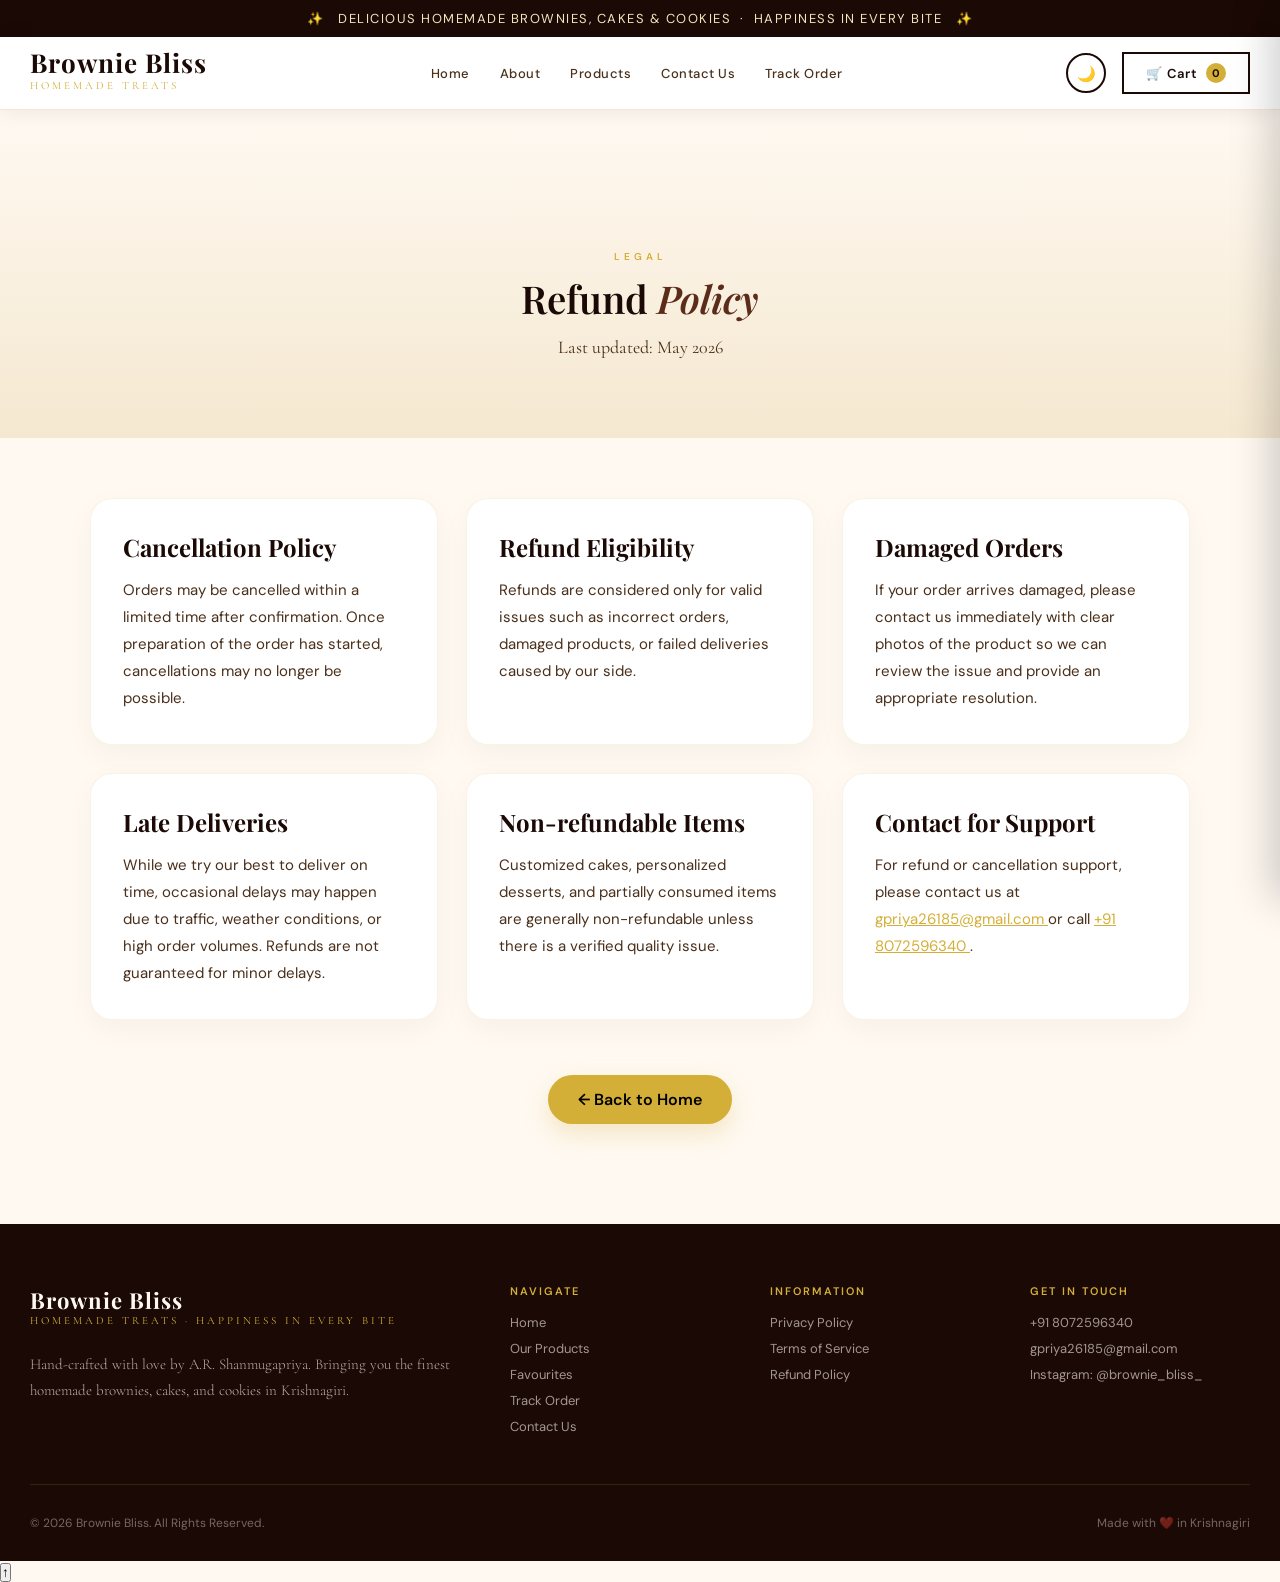
<file: public/refund-policy.html>
<!DOCTYPE html>
<html lang="en">

<head>
    <meta charset="UTF-8">
    <meta name="viewport" content="width=device-width, initial-scale=1.0">
    <link rel="icon" type="image/png" href="assets/favicon.png">
    <title>Refund Policy — Brownie Bliss</title>
    <link
        href="https://fonts.googleapis.com/css2?family=Playfair+Display:ital,wght@0,400;0,600;0,700;1,400&family=Cormorant+Garamond:wght@300;400;500&family=DM+Sans:wght@300;400;500&display=swap"
        rel="stylesheet">
    <link rel="stylesheet" href="style.css">
    <script>
        (function () {
            try {
                var t = localStorage.getItem('bb_theme') || 'light';
                if (t === 'dark') document.documentElement.classList.add('dark');
            } catch (_) { }
        })();
    </script>
</head>

<body>

    <div class="announcement">✨ &nbsp; DELICIOUS HOMEMADE BROWNIES, CAKES & COOKIES &nbsp;·&nbsp; HAPPINESS IN EVERY
        BITE &nbsp; ✨</div>

    <header>
        <div class="header-inner">
            <a href="index.html" class="logo">
                <span class="logo-name">Brownie Bliss</span>
                <span class="logo-sub">Homemade Treats</span>
            </a>
            <nav>
                <a href="index.html">Home</a>
                <a href="about.html">About</a>
                <a href="products.html">Products</a>
                <a href="contact.html">Contact Us</a>
                <a href="track.html">Track Order</a>
            </nav>
            <button class="menu-toggle" onclick="toggleMenu()">☰</button>
            <div class="header-actions">
                <button id="themeToggleBtn" class="theme-toggle-btn" onclick="toggleTheme()"
                    aria-label="Toggle dark mode">
                    <span id="themeIcon">🌙</span>
                </button>
                <button class="cart-btn" onclick="openCart()">
                    🛒 Cart <span class="cart-count" id="cartBadge">0</span>
                </button>
            </div>
        </div>
    </header>

    <div class="mobile-menu" id="mobileMenu">
        <a href="index.html">Home</a>
        <a href="products.html">Products</a>
        <a href="contact.html">Contact</a>
        <a href="track.html">Track Order</a>
    </div>

    <!-- PAGE HERO -->
    <section class="legal-hero">
        <span class="section-label">Legal</span>
        <h1 class="section-title">Refund <em>Policy</em></h1>
        <p
            style="color: var(--text-mid); font-family: 'Cormorant Garamond', serif; font-size: 18px; max-width: 600px; margin: 0 auto;">
            Last updated: May 2026</p>
    </section>

    <!-- CONTENT -->
    <section style="padding: 60px 24px 100px; background: var(--cream);">
        <div class="legal-container">
            <div class="legal-grid">
                <div class="legal-card">
                    <h2>Cancellation Policy</h2>
                    <p>
                        Orders may be cancelled within a limited time after confirmation. Once preparation of the order has 
                        started, cancellations may no longer be possible.
                    </p>
                </div>
                <div class="legal-card">
                    <h2>Refund Eligibility</h2>
                    <p>
                        Refunds are considered only for valid issues such as incorrect orders, damaged products, or 
                        failed deliveries caused by our side.
                    </p>
                </div>

                <div class="legal-card">
                    <h2>Damaged Orders</h2>
                    <p>
                        If your order arrives damaged, please contact us immediately with clear photos of the product so 
                        we can review the issue and provide an appropriate resolution.
                    </p>
                </div>

                <div class="legal-card">
                    <h2>Late Deliveries</h2>
                    <p>
                        While we try our best to deliver on time, occasional delays may happen due to traffic, 
                        weather conditions, or high order volumes. Refunds are not guaranteed for minor delays.
                    </p>
                </div>

                <div class="legal-card">
                    <h2>
                        Non-refundable Items</h2>
                    <p>
                        Customized cakes, personalized desserts, and partially consumed items are generally non-refundable 
                        unless there is a verified quality issue.
                    </p>
                </div>

                <div class="legal-card">
                    <h2>
                        Contact for Support</h2>
                    <p>
                        For refund or cancellation support, please contact us at
                        <a href="mailto:gpriya26185@gmail.com" style="color: var(--gold);">
                            gpriya26185@gmail.com
                        </a>
                        or call
                        <a href="tel:08072596340" style="color: var(--gold);">
                            +91 8072596340
                        </a>.
                    </p>
                </div>
            </div>
            <div class="legal-back">
                <a href="index.html" class="legal-back-btn">
                    ← Back to Home
                </a>
            </div>
        </div>
    </section>

    <footer id="contact">
        <div class="footer-inner">
            <div class="footer-top">
                <div class="footer-brand">
                    <div class="logo">
                        <span class="logo-name">Brownie Bliss</span>
                        <span class="logo-sub">Homemade Treats · Happiness in every bite</span>
                    </div>
                    <p>Hand-crafted with love by A.R. Shanmugapriya. Bringing you the finest homemade brownies, cakes,
                        and cookies in Krishnagiri.</p>
                </div>
                <div class="footer-col">
                    <h4>Navigate</h4>
                    <a href="index.html">Home</a>
                    <a href="products.html">Our Products</a>
                    <a href="favourites.html">Favourites</a>
                    <a href="track.html">Track Order</a>
                    <a href="contact.html">Contact Us</a>
                </div>
                <div class="footer-col">
                    <h4>Information</h4>
                    <a href="privacy-policy.html">Privacy Policy</a>
                    <a href="terms-of-service.html">Terms of Service</a>
                    <a href="refund-policy.html">Refund Policy</a>
                </div>
                <div class="footer-col">
                    <h4>Get In Touch</h4>
                    <a href="tel:08072596340">+91 8072596340</a>
                    <a href="mailto:gpriya26185@gmail.com">gpriya26185@gmail.com</a>
                    <a href="https://instagram.com/brownie_bliss_" target="_blank" rel="noopener noreferrer">Instagram:
                        @brownie_bliss_</a>
                </div>
            </div>
            <div class="footer-bottom">
                <span>© 2026 Brownie Bliss. All Rights Reserved.</span>
                <span>Made with ❤️ in Krishnagiri</span>
            </div>
        </div>
    </footer>

    <div class="cart-overlay" id="cartOverlay" onclick="closeCart()"></div>
    <div class="cart-sidebar" id="cartSidebar">
        <div class="cart-header">
            <span class="cart-title">Your Cart 🛒</span>
            <button class="cart-close" onclick="closeCart()">✕</button>
        </div>
        <div class="cart-items" id="cartItems"></div>
    </div>

    <div class="toast" id="toast"></div>
    <button id="scrollTopBtn" onclick="scrollToTop()">↑</button>
    <script src="script.js"></script>
</body>

</html>
</file>
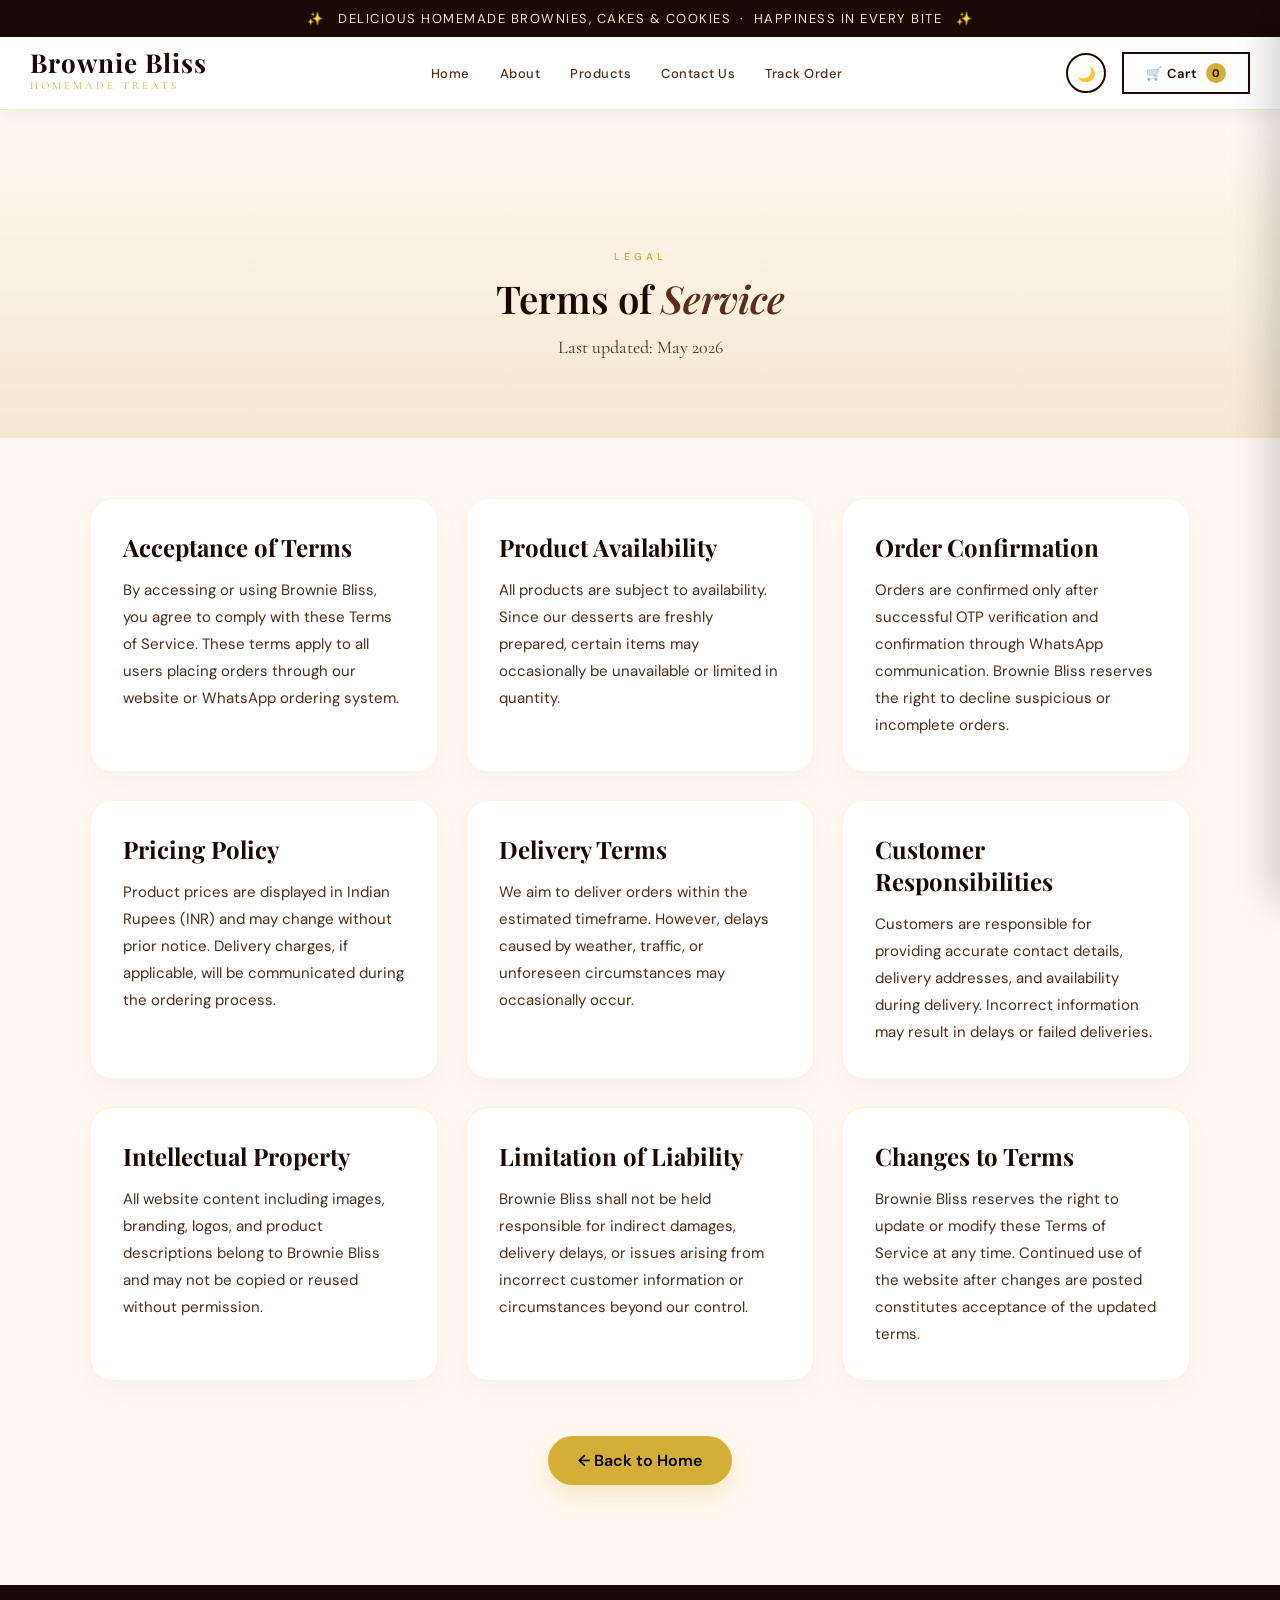
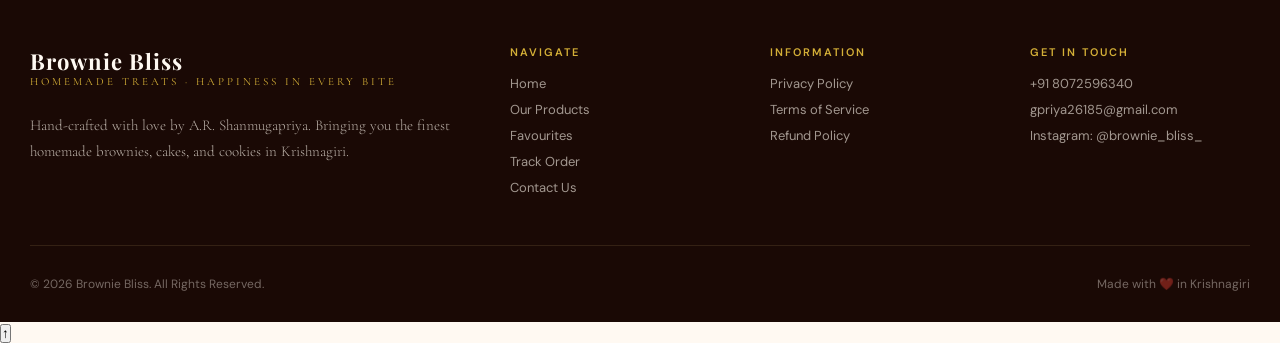
<file: public/terms-of-service.html>
<!DOCTYPE html>
<html lang="en">

<head>
    <meta charset="UTF-8">
    <meta name="viewport" content="width=device-width, initial-scale=1.0">
    <link rel="icon" type="image/png" href="assets/favicon.png">
    <title>Terms of Service — Brownie Bliss</title>
    <link
        href="https://fonts.googleapis.com/css2?family=Playfair+Display:ital,wght@0,400;0,600;0,700;1,400&family=Cormorant+Garamond:wght@300;400;500&family=DM+Sans:wght@300;400;500&display=swap"
        rel="stylesheet">
    <link rel="stylesheet" href="style.css">
    <script>
        (function () {
            try {
                var t = localStorage.getItem('bb_theme') || 'light';
                if (t === 'dark') document.documentElement.classList.add('dark');
            } catch (_) { }
        })();
    </script>
</head>

<body>

    <div class="announcement">✨ &nbsp; DELICIOUS HOMEMADE BROWNIES, CAKES & COOKIES &nbsp;·&nbsp; HAPPINESS IN EVERY
        BITE &nbsp; ✨</div>

    <header>
        <div class="header-inner">
            <a href="index.html" class="logo">
                <span class="logo-name">Brownie Bliss</span>
                <span class="logo-sub">Homemade Treats</span>
            </a>
            <nav>
                <a href="index.html">Home</a>
                <a href="about.html">About</a>
                <a href="products.html">Products</a>
                <a href="contact.html">Contact Us</a>
                <a href="track.html">Track Order</a>
            </nav>
            <button class="menu-toggle" onclick="toggleMenu()">☰</button>
            <div class="header-actions">
                <button id="themeToggleBtn" class="theme-toggle-btn" onclick="toggleTheme()"
                    aria-label="Toggle dark mode">
                    <span id="themeIcon">🌙</span>
                </button>
                <button class="cart-btn" onclick="openCart()">
                    🛒 Cart <span class="cart-count" id="cartBadge">0</span>
                </button>
            </div>
        </div>
    </header>

    <div class="mobile-menu" id="mobileMenu">
        <a href="index.html">Home</a>
        <a href="products.html">Products</a>
        <a href="contact.html">Contact</a>
        <a href="track.html">Track Order</a>
    </div>

    <!-- PAGE HERO -->
    <section class="legal-hero">
        <span class="section-label">Legal</span>
        <h1 class="section-title">Terms of <em>Service</em></h1>
        <p
            style="color: var(--text-mid); font-family: 'Cormorant Garamond', serif; font-size: 18px; max-width: 600px; margin: 0 auto;">
            Last updated: May 2026</p>
    </section>

    <!-- CONTENT -->
    <section style="padding: 60px 24px 100px; background: var(--cream);">
        <div class="legal-container">
            <div class="legal-grid">
                <div class="legal-card">
                    <h2>Acceptance of Terms</h2>
                    <p>
                        By accessing or using Brownie Bliss, you agree to comply with these Terms of Service. These terms apply 
                        to all users placing orders through our website or WhatsApp ordering system.
                    </p>
                </div>
                <div class="legal-card">
                    <h2>Product Availability</h2>
                    <p>
                        All products are subject to availability. Since our desserts are freshly prepared, certain items may 
                        occasionally be unavailable or limited in quantity.
                    </p>
                </div>

                <div class="legal-card">
                    <h2>Order Confirmation</h2>
                    <p>
                        Orders are confirmed only after successful OTP verification and confirmation through WhatsApp 
                        communication. Brownie Bliss reserves the right to decline suspicious or incomplete orders.
                    </p>
                </div>

                <div class="legal-card">
                    <h2>Pricing Policy</h2>
                    <p>
                        Product prices are displayed in Indian Rupees (INR) and may change without prior notice. Delivery 
                        charges, if applicable, will be communicated during the ordering process.
                    </p>
                </div>

                <div class="legal-card">
                    <h2>
                        Delivery Terms</h2>
                    <p>
                        We aim to deliver orders within the estimated timeframe. However, delays caused by weather, traffic, 
                        or unforeseen circumstances may occasionally occur.
                    </p>
                </div>

                <div class="legal-card">
                    <h2>
                        Customer Responsibilities</h2>
                    <p>
                        Customers are responsible for providing accurate contact details, delivery addresses, and 
                        availability during delivery. Incorrect information may result in delays or failed deliveries.
                    </p>
                </div>

                <div class="legal-card">
                    <h2>
                        Intellectual Property</h2>
                    <p>
                        All website content including images, branding, logos, and product descriptions belong to Brownie 
                        Bliss and may not be copied or reused without permission.
                    </p>
                </div>

                <div class="legal-card">
                    <h2>
                        Limitation of Liability</h2>
                    <p>
                        Brownie Bliss shall not be held responsible for indirect damages, delivery delays, or issues arising 
                        from incorrect customer information or circumstances beyond our control.
                    </p>
                </div>

                <div class="legal-card">
                    <h2>Changes to Terms</h2>
                    <p>
                        Brownie Bliss reserves the right to update or modify these Terms of Service at any time. Continued use of the website after changes are posted constitutes acceptance of the updated terms.
                    </p>
                </div>
            </div>
            <div class="legal-back">
                <a href="index.html" class="legal-back-btn">
                    ← Back to Home
                </a>
            </div>
        </div>
    </section>

    <footer id="contact">
        <div class="footer-inner">
            <div class="footer-top">
                <div class="footer-brand">
                    <div class="logo">
                        <span class="logo-name">Brownie Bliss</span>
                        <span class="logo-sub">Homemade Treats · Happiness in every bite</span>
                    </div>
                    <p>Hand-crafted with love by A.R. Shanmugapriya. Bringing you the finest homemade brownies, cakes,
                        and cookies in Krishnagiri.</p>
                </div>
                <div class="footer-col">
                    <h4>Navigate</h4>
                    <a href="index.html">Home</a>
                    <a href="products.html">Our Products</a>
                    <a href="favourites.html">Favourites</a>
                    <a href="track.html">Track Order</a>
                    <a href="contact.html">Contact Us</a>
                </div>
                <div class="footer-col">
                    <h4>Information</h4>
                    <a href="privacy-policy.html">Privacy Policy</a>
                    <a href="terms-of-service.html">Terms of Service</a>
                    <a href="refund-policy.html">Refund Policy</a>
                </div>
                <div class="footer-col">
                    <h4>Get In Touch</h4>
                    <a href="tel:08072596340">+91 8072596340</a>
                    <a href="mailto:gpriya26185@gmail.com">gpriya26185@gmail.com</a>
                    <a href="https://instagram.com/brownie_bliss_" target="_blank" rel="noopener noreferrer">Instagram:
                        @brownie_bliss_</a>
                </div>
            </div>
            <div class="footer-bottom">
                <span>© 2026 Brownie Bliss. All Rights Reserved.</span>
                <span>Made with ❤️ in Krishnagiri</span>
            </div>
        </div>
    </footer>

    <div class="cart-overlay" id="cartOverlay" onclick="closeCart()"></div>
    <div class="cart-sidebar" id="cartSidebar">
        <div class="cart-header">
            <span class="cart-title">Your Cart 🛒</span>
            <button class="cart-close" onclick="closeCart()">✕</button>
        </div>
        <div class="cart-items" id="cartItems"></div>
    </div>

    <div class="toast" id="toast"></div>
    <button id="scrollTopBtn" onclick="scrollToTop()">↑</button>
    <script src="script.js"></script>
</body>

</html>
</file>
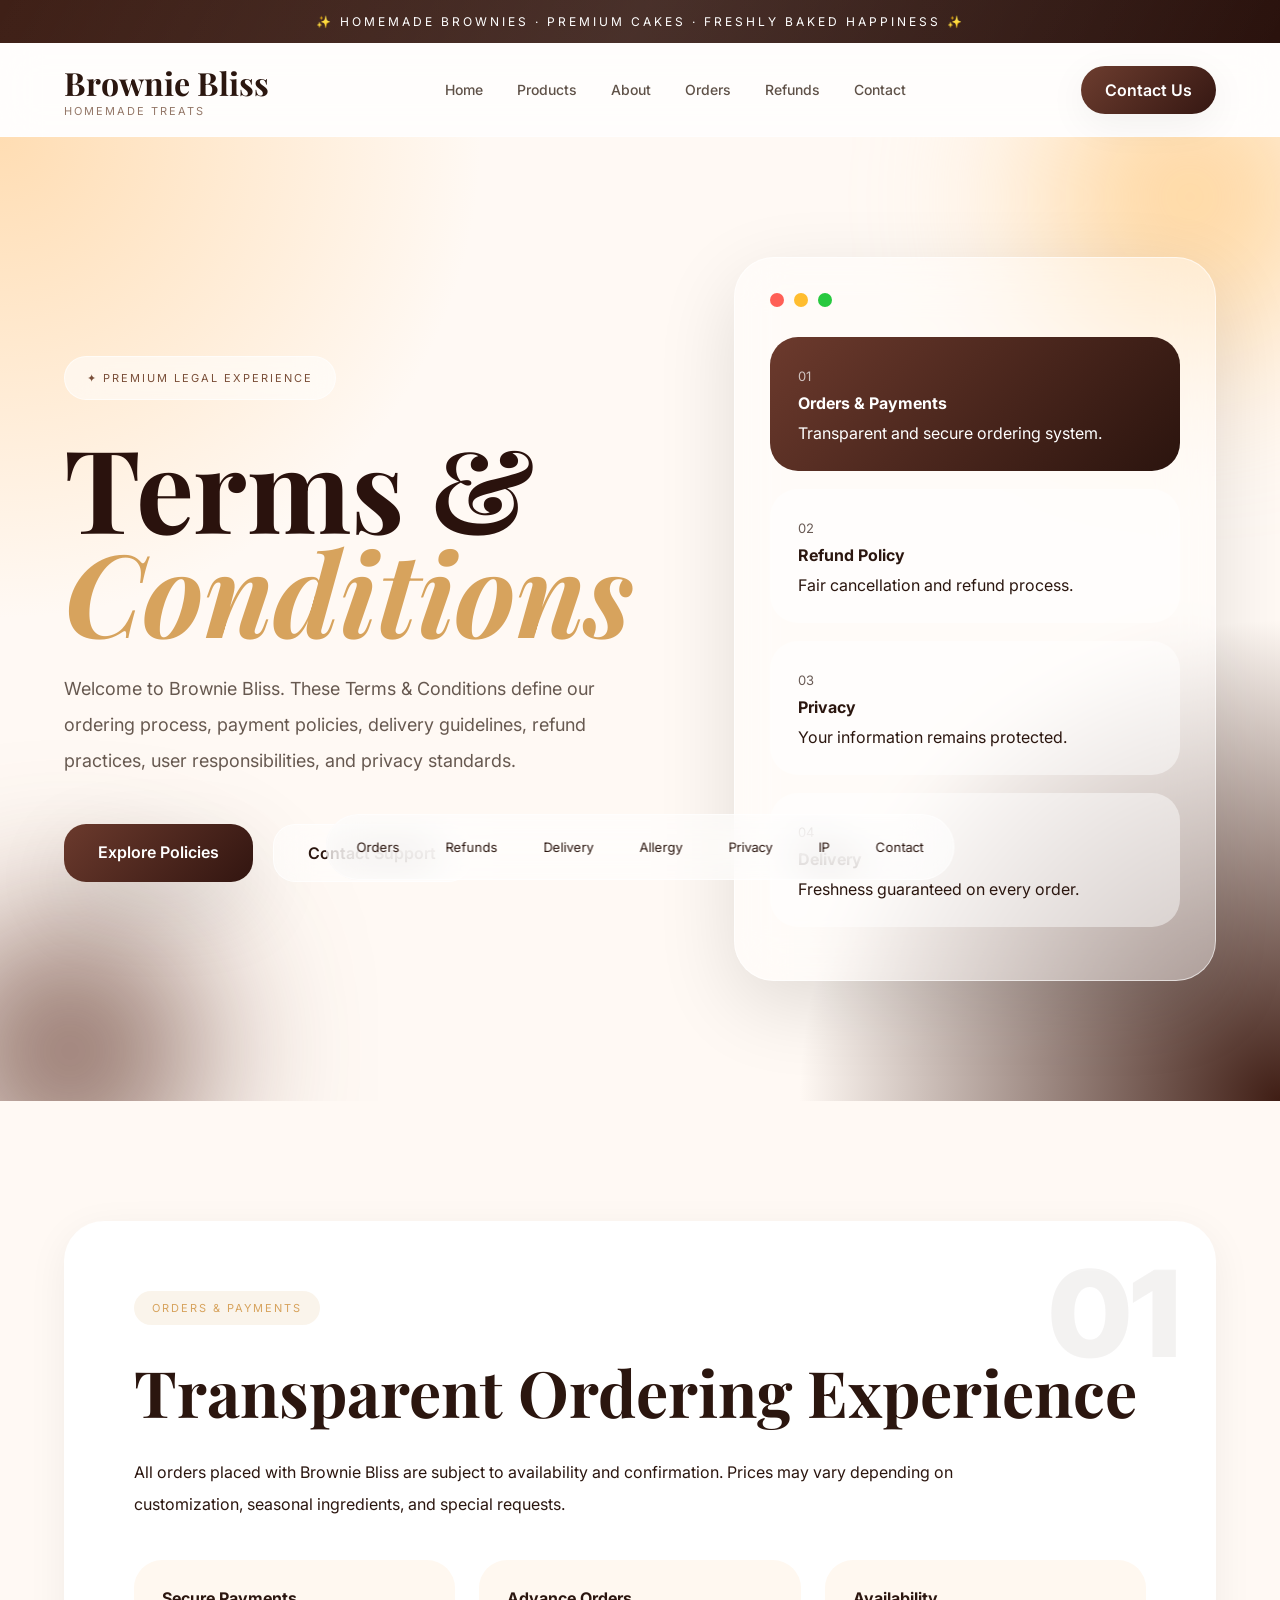
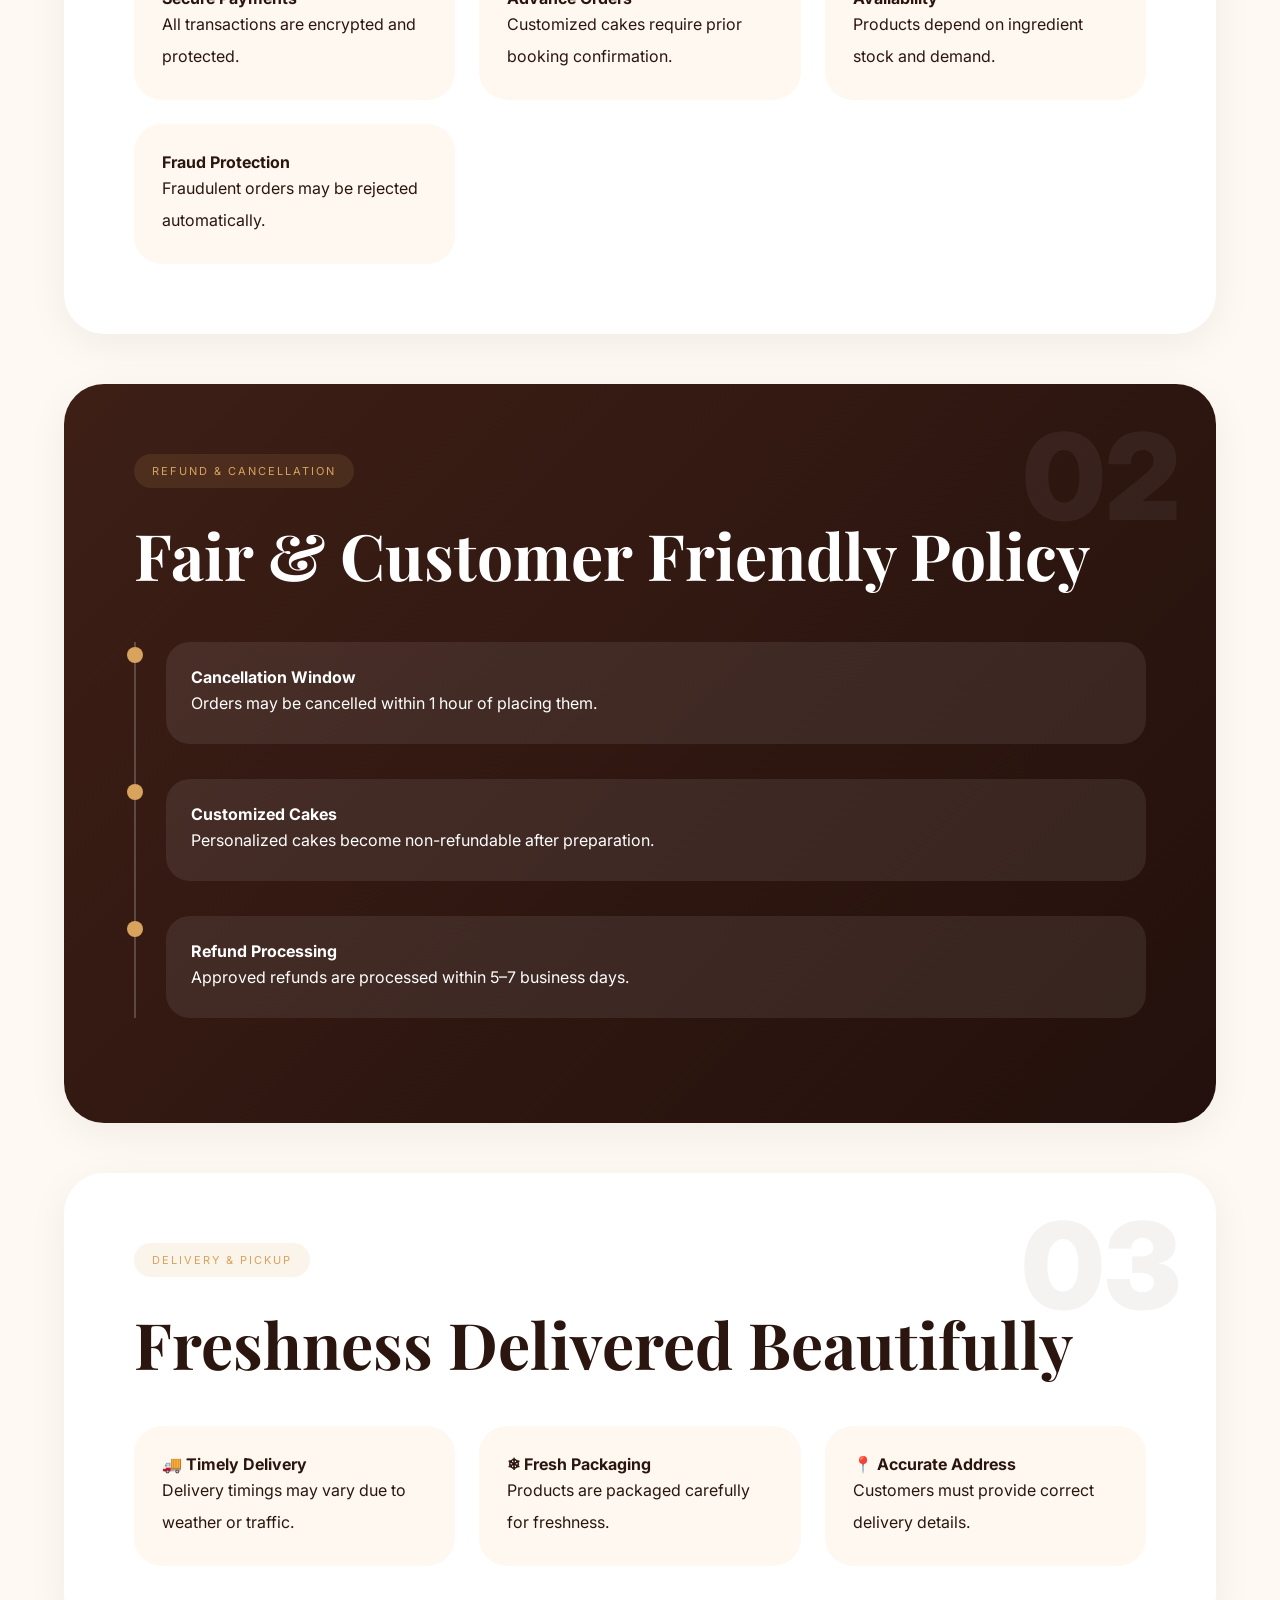
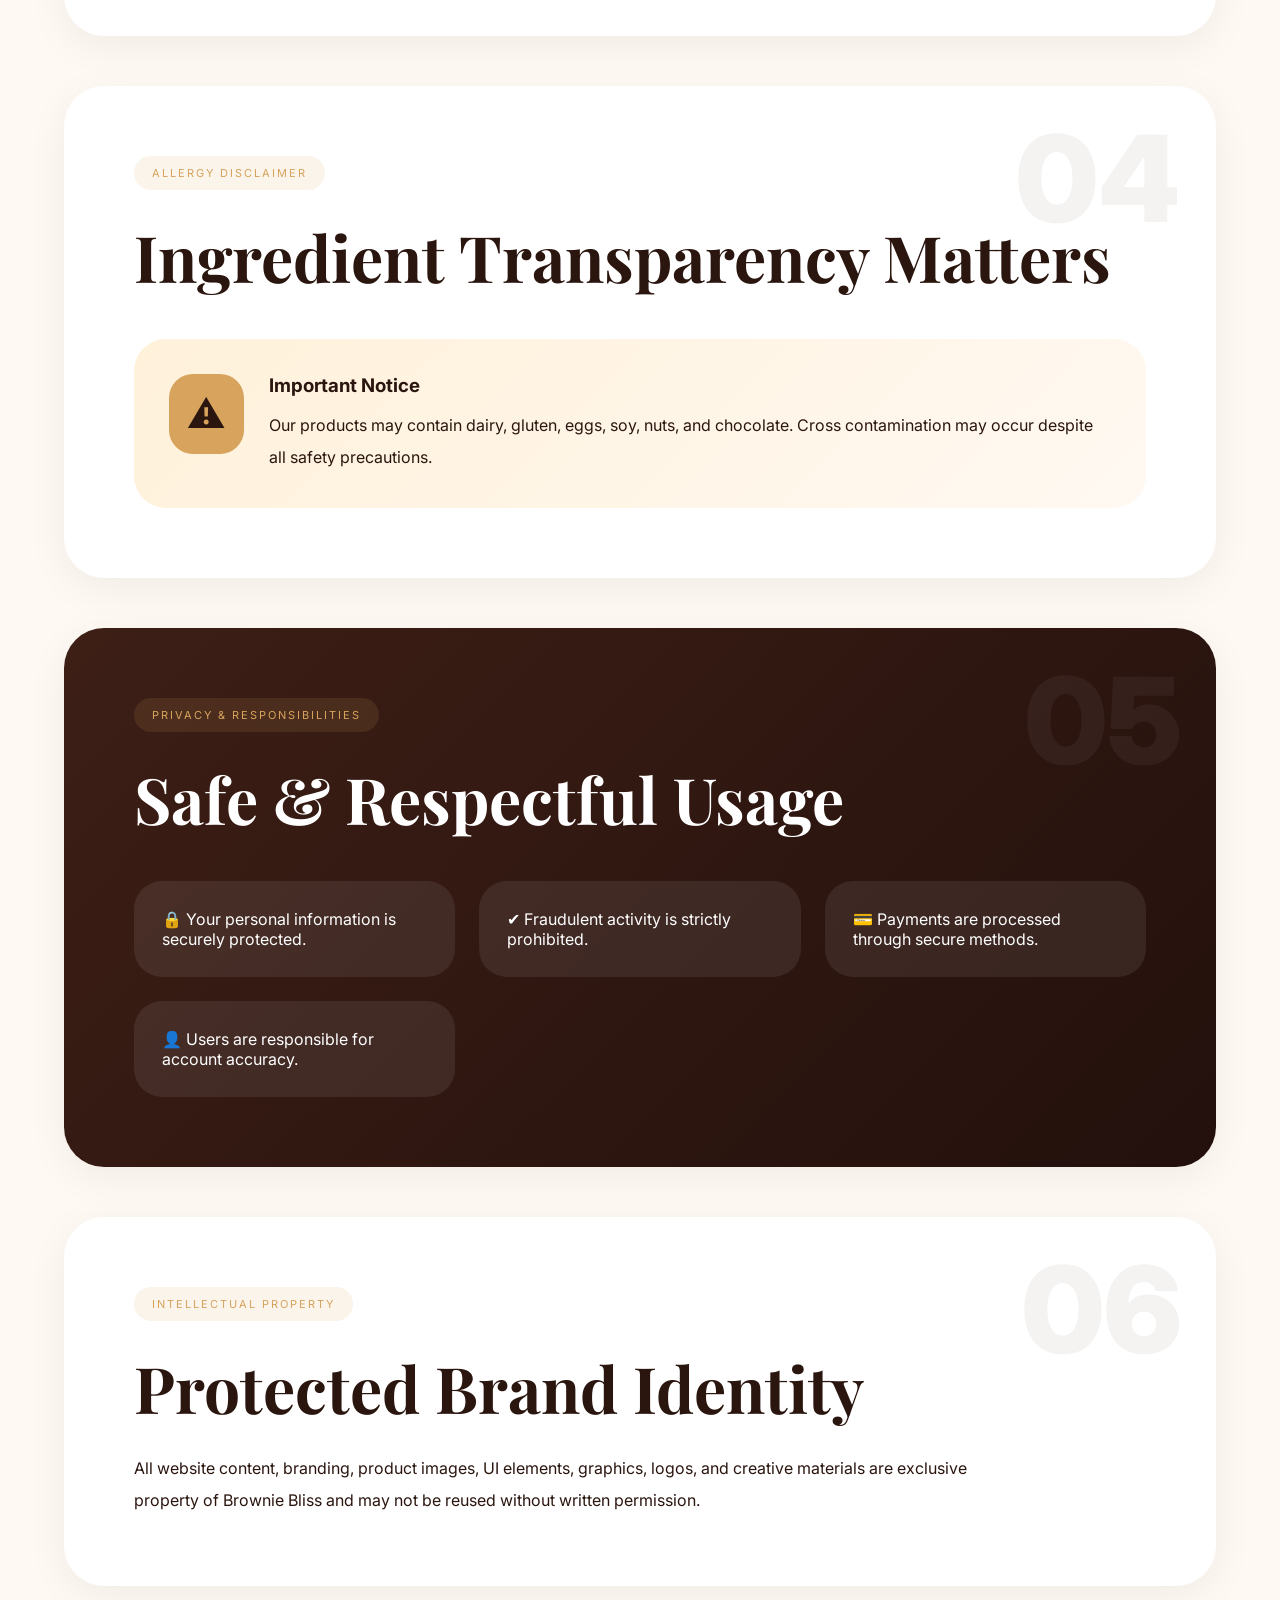
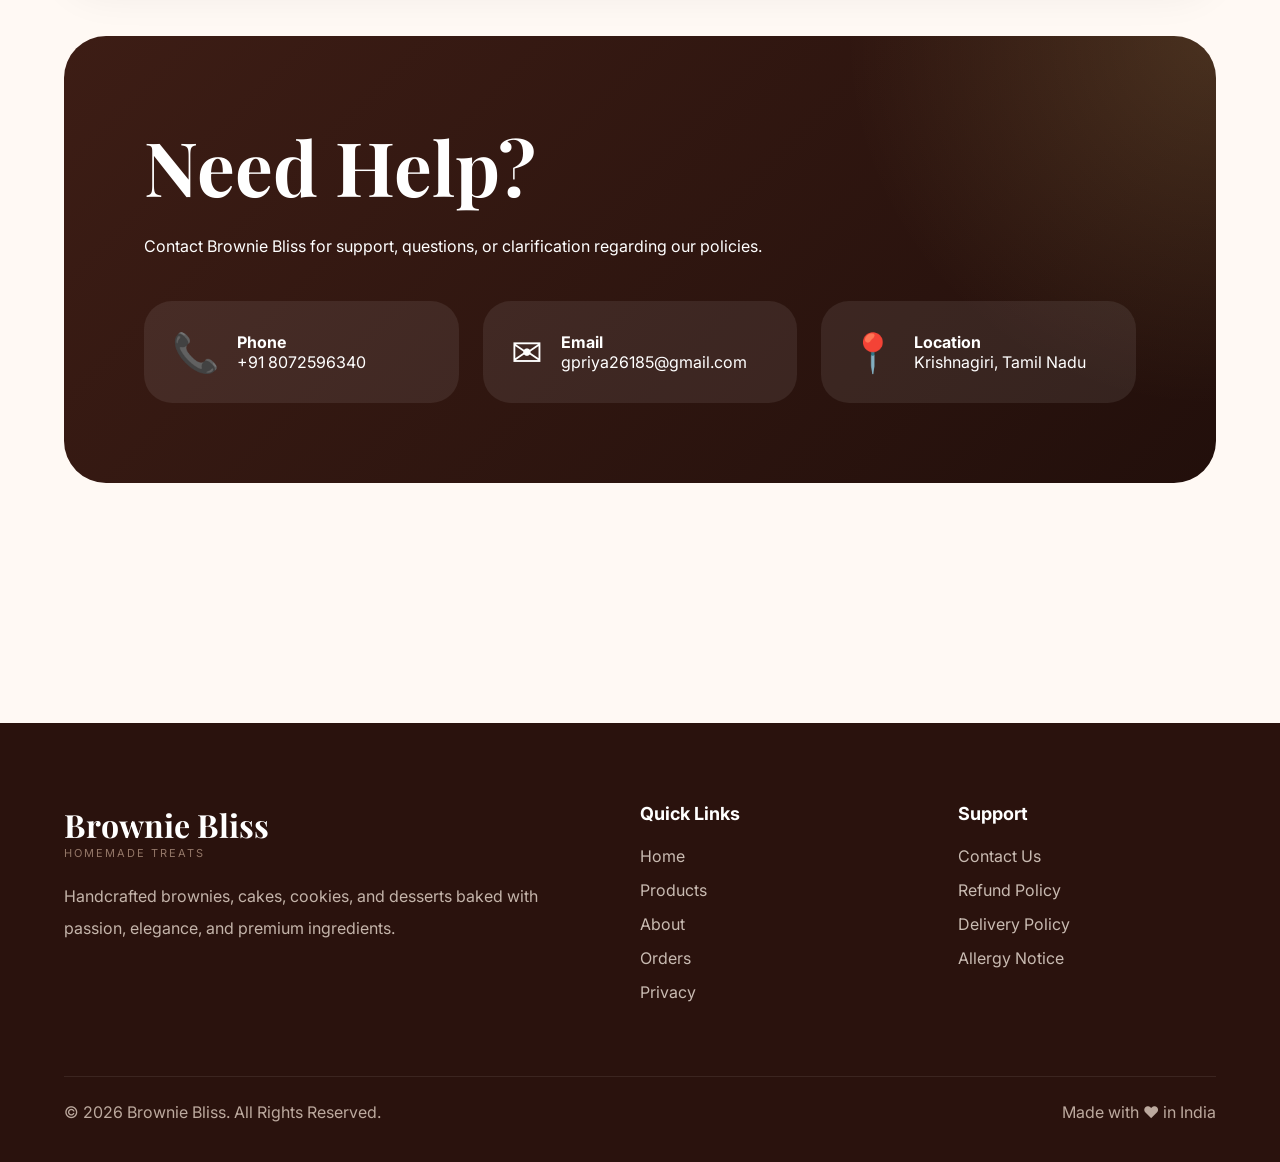
<file: public/terms.html>
<!doctype html>
<html lang="en" class="smooth-scroll">
  <head>
    <meta charset="UTF-8" />
    <meta name="viewport" content="width=device-width, initial-scale=1.0" />

    <title>Terms & Conditions | Brownie Bliss</title>

    <link rel="icon" type="image/png" href="assets/favicon.png" />

    <link
      href="https://fonts.googleapis.com/css2?family=Playfair+Display:wght@400;500;600;700;800&family=Inter:wght@300;400;500;600;700&display=swap"
      rel="stylesheet"
    />

    <style>
      :root {
        --bg: #fff9f4;
        --white: #ffffff;
        --dark: #2b160f;
        --brown: #5b3427;
        --gold: #d7a35d;
        --gold-light: #f6e2c5;
        --text: #5f5148;

        --glass: rgba(255, 255, 255, 0.5);

        --shadow: 0 10px 40px rgba(0, 0, 0, 0.06);

        --shadow-heavy: 0 25px 80px rgba(0, 0, 0, 0.12);

        --radius: 32px;
      }

      * {
        margin: 0;
        padding: 0;
        box-sizing: border-box;
      }

      html {
        scroll-behavior: smooth;
      }

      body {
        font-family: "Inter", sans-serif;
        background: var(--bg);
        color: var(--dark);
        overflow-x: hidden;
      }

      img {
        max-width: 100%;
      }

      a {
        text-decoration: none;
        color: inherit;
      }

      /* ===================================== */
      /* CUSTOM SCROLLBAR */
      /* ===================================== */

      ::-webkit-scrollbar {
        width: 10px;
      }

      ::-webkit-scrollbar-thumb {
        background: linear-gradient(var(--gold), #b97d34);
        border-radius: 999px;
      }

      /* ===================================== */
      /* ANNOUNCEMENT */
      /* ===================================== */

      .announcement {
        background: linear-gradient(90deg, #3f2017, #2a120d);

        color: white;

        text-align: center;

        padding: 14px;

        font-size: 12px;

        letter-spacing: 3px;

        text-transform: uppercase;

        position: relative;

        overflow: hidden;
      }

      .announcement::before {
        content: "";

        position: absolute;

        inset: 0;

        background: linear-gradient(
          120deg,
          transparent,
          rgba(255, 255, 255, 0.1),
          transparent
        );

        animation: shine 5s linear infinite;
      }

      @keyframes shine {
        0% {
          transform: translateX(-100%);
        }

        100% {
          transform: translateX(100%);
        }
      }

      /* ===================================== */
      /* HEADER */
      /* ===================================== */

      header {
        position: sticky;

        top: 0;

        z-index: 1000;

        backdrop-filter: blur(20px);

        background: rgba(255, 255, 255, 0.7);

        border-bottom: 1px solid rgba(255, 255, 255, 0.5);
      }

      .header-inner {
        max-width: 1500px;

        margin: auto;

        display: flex;

        align-items: center;

        justify-content: space-between;

        padding: 18px 5%;
      }

      .logo {
        display: flex;

        flex-direction: column;
      }

      .logo-name {
        font-family: "Playfair Display", serif;

        font-size: 32px;

        color: var(--dark);

        font-weight: 700;
      }

      .logo-sub {
        font-size: 11px;

        letter-spacing: 2px;

        color: #947768;

        text-transform: uppercase;
      }

      nav {
        display: flex;

        align-items: center;

        gap: 34px;
      }

      nav a {
        position: relative;

        font-size: 14px;

        font-weight: 500;

        color: var(--text);

        transition: 0.3s ease;
      }

      nav a::after {
        content: "";

        position: absolute;

        left: 0;

        bottom: -8px;

        width: 0;

        height: 2px;

        background: var(--gold);

        transition: 0.3s ease;
      }

      nav a:hover::after {
        width: 100%;
      }

      nav a:hover {
        color: var(--dark);
      }

      .header-btn {
        padding: 14px 24px;

        border-radius: 999px;

        background: linear-gradient(135deg, #6d3d2f, #351712);

        color: white;

        font-weight: 600;

        transition: 0.4s ease;

        box-shadow: var(--shadow);
      }

      .header-btn:hover {
        transform: translateY(-4px);

        box-shadow: var(--shadow-heavy);
      }

      .menu-toggle {
        display: none;

        width: 52px;

        height: 52px;

        border: none;

        border-radius: 18px;

        background: white;

        font-size: 24px;

        cursor: pointer;

        box-shadow: var(--shadow);
      }

      .mobile-menu {
        display: none;

        flex-direction: column;

        background: white;

        padding: 25px;

        gap: 20px;
      }

      .mobile-menu a {
        font-size: 15px;

        font-weight: 600;
      }

      /* ===================================== */
      /* HERO */
      /* ===================================== */

      .hero {
        position: relative;

        min-height: 100vh;

        display: flex;

        align-items: center;

        overflow: hidden;

        padding: 120px 5%;
      }

      .hero::before {
        content: "";

        position: absolute;

        inset: 0;

        background:
          radial-gradient(circle at top left, #ffddb3 0%, transparent 30%),
          radial-gradient(circle at bottom right, #3f1d14 0%, transparent 30%);
      }

      .hero-grid {
        position: relative;

        z-index: 2;

        max-width: 1500px;

        margin: auto;

        width: 100%;

        display: grid;

        grid-template-columns: 1.1fr 0.9fr;

        gap: 80px;

        align-items: center;
      }

      .badge {
        display: inline-flex;

        align-items: center;

        gap: 10px;

        padding: 14px 22px;

        border-radius: 999px;

        background: rgba(255, 255, 255, 0.55);

        backdrop-filter: blur(18px);

        border: 1px solid rgba(255, 255, 255, 0.6);

        font-size: 11px;

        text-transform: uppercase;

        letter-spacing: 2px;

        color: #7a4e38;
      }

      .hero-title {
        font-size: clamp(70px, 9vw, 140px);

        line-height: 0.9;

        margin: 35px 0 28px;

        font-family: "Playfair Display", serif;

        color: #2a120d;
      }

      .hero-title span {
        display: block;

        color: var(--gold);

        font-style: italic;
      }

      .hero-desc {
        max-width: 700px;

        line-height: 2;

        color: #675950;

        font-size: 18px;
      }

      .hero-actions {
        display: flex;

        gap: 20px;

        margin-top: 45px;

        flex-wrap: wrap;
      }

      .btn {
        padding: 18px 34px;

        border-radius: 22px;

        font-weight: 600;

        transition: 0.45s ease;
      }

      .btn-primary {
        background: linear-gradient(135deg, #6b3a2d, #321510);

        color: white;

        box-shadow: var(--shadow-heavy);
      }

      .btn-primary:hover {
        transform: translateY(-6px) scale(1.02);
      }

      .btn-secondary {
        background: rgba(255, 255, 255, 0.5);

        backdrop-filter: blur(18px);

        border: 1px solid rgba(255, 255, 255, 0.7);
      }

      .btn-secondary:hover {
        background: white;
      }

      /* HERO CARD */

      .glass-card {
        position: relative;

        overflow: hidden;

        background: rgba(255, 255, 255, 0.4);

        backdrop-filter: blur(25px);

        border: 1px solid rgba(255, 255, 255, 0.6);

        border-radius: 40px;

        padding: 35px;

        box-shadow: var(--shadow-heavy);
      }

      .glass-top {
        display: flex;

        gap: 10px;

        margin-bottom: 30px;
      }

      .dot {
        width: 14px;

        height: 14px;

        border-radius: 50%;
      }

      .red {
        background: #ff5f56;
      }
      .yellow {
        background: #ffbd2f;
      }
      .green {
        background: #27c93f;
      }

      .policy-box {
        padding: 28px;

        border-radius: 28px;

        background: rgba(255, 255, 255, 0.45);

        margin-bottom: 18px;

        transition: 0.45s ease;
      }

      .policy-box:hover {
        transform: translateX(8px);
      }

      .policy-box.active {
        background: linear-gradient(135deg, #6c3a2d, #2b140e);

        color: white;
      }

      .policy-box span {
        font-size: 13px;

        opacity: 0.7;
      }

      .policy-box h4 {
        margin: 8px 0 10px;
      }

      /* ===================================== */
      /* FLOATING NAV */
      /* ===================================== */

      .floating-nav {
        position: fixed;

        left: 50%;

        transform: translateX(-50%);

        bottom: 20px;

        z-index: 999;

        display: flex;

        gap: 10px;

        padding: 12px;

        border-radius: 999px;

        background: rgba(255, 255, 255, 0.55);

        backdrop-filter: blur(22px);

        border: 1px solid rgba(255, 255, 255, 0.6);

        overflow-x: auto;

        max-width: 95%;
      }

      .floating-nav a {
        padding: 12px 18px;

        border-radius: 999px;

        font-size: 13px;

        white-space: nowrap;

        transition: 0.3s ease;
      }

      .floating-nav a:hover {
        background: #34150f;

        color: white;
      }

      /* ===================================== */
      /* MAIN SECTION */
      /* ===================================== */

      .legal-wrapper {
        padding: 120px 5%;
      }

      .legal-card {
        position: relative;

        overflow: hidden;

        background: white;

        border-radius: 40px;

        padding: 70px;

        margin-bottom: 50px;

        box-shadow: var(--shadow);
      }

      .legal-card.dark {
        background: linear-gradient(135deg, #3d1f16, #23100c);

        color: white;
      }

      .card-number {
        position: absolute;

        right: 35px;

        top: 20px;

        font-size: 120px;

        font-weight: 900;

        opacity: 0.05;
      }

      .tag {
        display: inline-block;

        padding: 10px 18px;

        border-radius: 999px;

        background: rgba(215, 163, 93, 0.12);

        color: var(--gold);

        text-transform: uppercase;

        font-size: 11px;

        letter-spacing: 2px;

        margin-bottom: 24px;
      }

      .legal-card h2 {
        font-family: "Playfair Display", serif;

        font-size: clamp(38px, 5vw, 65px);

        margin-bottom: 22px;
      }

      .legal-card p {
        line-height: 2;

        max-width: 900px;
      }

      /* GRID */

      .grid {
        margin-top: 40px;

        display: grid;

        grid-template-columns: repeat(auto-fit, minmax(240px, 1fr));

        gap: 24px;
      }

      .mini-card {
        padding: 28px;

        border-radius: 28px;

        background: #fff8f0;

        transition: 0.45s ease;
      }

      .mini-card:hover {
        transform: translateY(-10px);

        box-shadow: var(--shadow-heavy);
      }

      .dark .mini-card {
        background: rgba(255, 255, 255, 0.08);
      }

      /* TIMELINE */

      .timeline {
        margin-top: 45px;

        border-left: 2px solid rgba(255, 255, 255, 0.2);

        padding-left: 30px;
      }

      .timeline-item {
        position: relative;

        margin-bottom: 35px;
      }

      .timeline-dot {
        position: absolute;

        left: -39px;

        top: 5px;

        width: 16px;

        height: 16px;

        border-radius: 50%;

        background: var(--gold);
      }

      .timeline-box {
        padding: 25px;

        border-radius: 24px;

        background: rgba(255, 255, 255, 0.08);
      }

      /* ALERT */

      .alert {
        margin-top: 40px;

        display: flex;

        gap: 25px;

        align-items: flex-start;

        padding: 35px;

        border-radius: 32px;

        background: linear-gradient(135deg, #fff1da, #fff9f2);
      }

      .alert-icon {
        width: 80px;

        height: 80px;

        border-radius: 24px;

        display: flex;

        align-items: center;

        justify-content: center;

        background: var(--gold);

        font-size: 38px;
      }

      /* CONTACT */

      .contact-section {
        position: relative;

        overflow: hidden;

        background: linear-gradient(135deg, #3d1d15, #220f0b);

        color: white;

        border-radius: 42px;

        padding: 80px;
      }

      .contact-section::before {
        content: "";

        position: absolute;

        inset: 0;

        background: radial-gradient(
          circle at top right,
          rgba(255, 220, 130, 0.15),
          transparent 30%
        );
      }

      .contact-inner {
        position: relative;

        z-index: 2;
      }

      .contact-inner h2 {
        font-family: "Playfair Display", serif;

        font-size: clamp(42px, 6vw, 75px);

        margin-bottom: 20px;
      }

      .contact-grid {
        margin-top: 45px;

        display: grid;

        grid-template-columns: repeat(auto-fit, minmax(250px, 1fr));

        gap: 24px;
      }

      .contact-box {
        padding: 28px;

        border-radius: 28px;

        background: rgba(255, 255, 255, 0.08);

        display: flex;

        gap: 18px;

        align-items: center;
      }

      .contact-box span {
        font-size: 38px;
      }

      /* ===================================== */
      /* FOOTER */
      /* ===================================== */

      footer {
        margin-top: 120px;

        background: #2a120d;

        color: white;

        padding: 80px 5% 40px;
      }

      .footer-grid {
        max-width: 1500px;

        margin: auto;

        display: grid;

        grid-template-columns: 2fr 1fr 1fr;

        gap: 60px;
      }

      .footer-brand p {
        margin-top: 20px;

        line-height: 2;

        color: #c4b4aa;
      }

      .footer-col h4 {
        margin-bottom: 22px;

        font-size: 18px;
      }

      .footer-col a {
        display: block;

        margin-bottom: 14px;

        color: #c9bbb2;

        transition: 0.3s ease;
      }

      .footer-col a:hover {
        color: white;

        transform: translateX(5px);
      }

      .footer-bottom {
        margin-top: 60px;

        padding-top: 25px;

        border-top: 1px solid rgba(255, 255, 255, 0.08);

        display: flex;

        justify-content: space-between;

        flex-wrap: wrap;

        gap: 15px;

        color: #bca99e;
      }

      /* ===================================== */
      /* REVEAL */
      /* ===================================== */

      .reveal {
        opacity: 0;

        transform: translateY(60px);

        transition: 1s ease;
      }

      .reveal.active {
        opacity: 1;

        transform: translateY(0);
      }

      /* ===================================== */
      /* ORBS */
      /* ===================================== */

      .orb {
        position: absolute;

        border-radius: 50%;

        filter: blur(90px);

        animation: float 8s ease-in-out infinite;
      }

      .orb1 {
        width: 280px;

        height: 280px;

        background: #ffd08f;

        top: -80px;

        right: -50px;
      }

      .orb2 {
        width: 220px;

        height: 220px;

        background: #5b2e22;

        bottom: -60px;

        left: -40px;
      }

      @keyframes float {
        0%,
        100% {
          transform: translateY(0);
        }

        50% {
          transform: translateY(-25px);
        }
      }

      /* ===================================== */
      /* MOBILE */
      /* ===================================== */

      @media (max-width: 1100px) {
        .hero-grid {
          grid-template-columns: 1fr;
        }

        nav {
          display: none;
        }

        .menu-toggle {
          display: block;
        }

        .mobile-menu.show {
          display: flex;
        }
      }

      @media (max-width: 768px) {
        .hero-title {
          font-size: 64px;
        }

        .hero-actions {
          flex-direction: column;
        }

        .btn {
          width: 100%;
          text-align: center;
        }

        .legal-card {
          padding: 40px 30px;
        }

        .contact-section {
          padding: 50px 30px;
        }

        .footer-grid {
          grid-template-columns: 1fr;
        }

        .floating-nav {
          bottom: 12px;
        }
      }
    </style>
  </head>

  <body>
    <!-- ===================================== -->
    <!-- ANNOUNCEMENT -->
    <!-- ===================================== -->

    <div class="announcement">
      ✨ HOMEMADE BROWNIES · PREMIUM CAKES · FRESHLY BAKED HAPPINESS ✨
    </div>

    <!-- ===================================== -->
    <!-- HEADER -->
    <!-- ===================================== -->

    <header>
      <div class="header-inner">
        <a href="index.html" class="logo">
          <span class="logo-name"> Brownie Bliss </span>

          <span class="logo-sub"> Homemade Treats </span>
        </a>

        <nav>
          <a href="index.html">Home</a>

          <a href="products.html">Products</a>

          <a href="about.html">About</a>

          <a href="#orders">Orders</a>

          <a href="#refunds">Refunds</a>

          <a href="#contact">Contact</a>
        </nav>

        <a href="contact.html" class="header-btn"> Contact Us </a>

        <button class="menu-toggle" id="menuBtn">☰</button>
      </div>

      <div class="mobile-menu" id="mobileMenu">
        <a href="index.html">Home</a>

        <a href="products.html">Products</a>

        <a href="about.html">About</a>

        <a href="#orders">Orders</a>

        <a href="#refunds">Refunds</a>

        <a href="#contact">Contact</a>
      </div>
    </header>

    <!-- ===================================== -->
    <!-- HERO -->
    <!-- ===================================== -->

    <section class="hero">
      <div class="orb orb1"></div>
      <div class="orb orb2"></div>

      <div class="hero-grid">
        <div>
          <span class="badge"> ✦ Premium Legal Experience </span>

          <h1 class="hero-title">
            Terms &
            <span>Conditions</span>
          </h1>

          <p class="hero-desc">
            Welcome to Brownie Bliss. These Terms & Conditions define our
            ordering process, payment policies, delivery guidelines, refund
            practices, user responsibilities, and privacy standards.
          </p>

          <div class="hero-actions">
            <a href="#legal" class="btn btn-primary"> Explore Policies </a>

            <a href="contact.html" class="btn btn-secondary">
              Contact Support
            </a>
          </div>
        </div>

        <!-- RIGHT CARD -->

        <div class="glass-card">
          <div class="glass-top">
            <div class="dot red"></div>
            <div class="dot yellow"></div>
            <div class="dot green"></div>
          </div>

          <div class="policy-box active">
            <span>01</span>

            <h4>Orders & Payments</h4>

            <p>Transparent and secure ordering system.</p>
          </div>

          <div class="policy-box">
            <span>02</span>

            <h4>Refund Policy</h4>

            <p>Fair cancellation and refund process.</p>
          </div>

          <div class="policy-box">
            <span>03</span>

            <h4>Privacy</h4>

            <p>Your information remains protected.</p>
          </div>

          <div class="policy-box">
            <span>04</span>

            <h4>Delivery</h4>

            <p>Freshness guaranteed on every order.</p>
          </div>
        </div>
      </div>
    </section>

    <!-- ===================================== -->
    <!-- FLOATING NAV -->
    <!-- ===================================== -->

    <div class="floating-nav">
      <a href="#orders">Orders</a>

      <a href="#refunds">Refunds</a>

      <a href="#delivery">Delivery</a>

      <a href="#allergy">Allergy</a>

      <a href="#privacy">Privacy</a>

      <a href="#property">IP</a>

      <a href="#contact">Contact</a>
    </div>

    <!-- ===================================== -->
    <!-- MAIN -->
    <!-- ===================================== -->

    <main class="legal-wrapper" id="legal">
      <!-- ORDERS -->

      <section class="legal-card reveal" id="orders">
        <div class="card-number">01</div>

        <span class="tag"> Orders & Payments </span>

        <h2>Transparent Ordering Experience</h2>

        <p>
          All orders placed with Brownie Bliss are subject to availability and
          confirmation. Prices may vary depending on customization, seasonal
          ingredients, and special requests.
        </p>

        <div class="grid">
          <div class="mini-card">
            <h4>Secure Payments</h4>

            <p>All transactions are encrypted and protected.</p>
          </div>

          <div class="mini-card">
            <h4>Advance Orders</h4>

            <p>Customized cakes require prior booking confirmation.</p>
          </div>

          <div class="mini-card">
            <h4>Availability</h4>

            <p>Products depend on ingredient stock and demand.</p>
          </div>

          <div class="mini-card">
            <h4>Fraud Protection</h4>

            <p>Fraudulent orders may be rejected automatically.</p>
          </div>
        </div>
      </section>

      <!-- REFUND -->

      <section class="legal-card dark reveal" id="refunds">
        <div class="card-number">02</div>

        <span class="tag"> Refund & Cancellation </span>

        <h2>Fair & Customer Friendly Policy</h2>

        <div class="timeline">
          <div class="timeline-item">
            <div class="timeline-dot"></div>

            <div class="timeline-box">
              <h4>Cancellation Window</h4>

              <p>Orders may be cancelled within 1 hour of placing them.</p>
            </div>
          </div>

          <div class="timeline-item">
            <div class="timeline-dot"></div>

            <div class="timeline-box">
              <h4>Customized Cakes</h4>

              <p>Personalized cakes become non-refundable after preparation.</p>
            </div>
          </div>

          <div class="timeline-item">
            <div class="timeline-dot"></div>

            <div class="timeline-box">
              <h4>Refund Processing</h4>

              <p>Approved refunds are processed within 5–7 business days.</p>
            </div>
          </div>
        </div>
      </section>

      <!-- DELIVERY -->

      <section class="legal-card reveal" id="delivery">
        <div class="card-number">03</div>

        <span class="tag"> Delivery & Pickup </span>

        <h2>Freshness Delivered Beautifully</h2>

        <div class="grid">
          <div class="mini-card">
            <h4>🚚 Timely Delivery</h4>

            <p>Delivery timings may vary due to weather or traffic.</p>
          </div>

          <div class="mini-card">
            <h4>❄ Fresh Packaging</h4>

            <p>Products are packaged carefully for freshness.</p>
          </div>

          <div class="mini-card">
            <h4>📍 Accurate Address</h4>

            <p>Customers must provide correct delivery details.</p>
          </div>
        </div>
      </section>

      <!-- ALLERGY -->

      <section class="legal-card reveal" id="allergy">
        <div class="card-number">04</div>

        <span class="tag"> Allergy Disclaimer </span>

        <h2>Ingredient Transparency Matters</h2>

        <div class="alert">
          <div class="alert-icon">⚠</div>

          <div>
            <h3 style="margin-bottom: 12px">Important Notice</h3>

            <p>
              Our products may contain dairy, gluten, eggs, soy, nuts, and
              chocolate. Cross contamination may occur despite all safety
              precautions.
            </p>
          </div>
        </div>
      </section>

      <!-- PRIVACY -->

      <section class="legal-card dark reveal" id="privacy">
        <div class="card-number">05</div>

        <span class="tag"> Privacy & Responsibilities </span>

        <h2>Safe & Respectful Usage</h2>

        <div class="grid">
          <div class="mini-card">
            🔒 Your personal information is securely protected.
          </div>

          <div class="mini-card">
            ✔ Fraudulent activity is strictly prohibited.
          </div>

          <div class="mini-card">
            💳 Payments are processed through secure methods.
          </div>

          <div class="mini-card">
            👤 Users are responsible for account accuracy.
          </div>
        </div>
      </section>

      <!-- IP -->

      <section class="legal-card reveal" id="property">
        <div class="card-number">06</div>

        <span class="tag"> Intellectual Property </span>

        <h2>Protected Brand Identity</h2>

        <p>
          All website content, branding, product images, UI elements, graphics,
          logos, and creative materials are exclusive property of Brownie Bliss
          and may not be reused without written permission.
        </p>
      </section>

      <!-- CONTACT -->

      <section class="contact-section reveal" id="contact">
        <div class="contact-inner">
          <h2>Need Help?</h2>

          <p>
            Contact Brownie Bliss for support, questions, or clarification
            regarding our policies.
          </p>

          <div class="contact-grid">
            <div class="contact-box">
              <span>📞</span>

              <div>
                <h4>Phone</h4>

                <p>+91 8072596340</p>
              </div>
            </div>

            <div class="contact-box">
              <span>✉</span>

              <div>
                <h4>Email</h4>

                <p>gpriya26185@gmail.com</p>
              </div>
            </div>

            <div class="contact-box">
              <span>📍</span>

              <div>
                <h4>Location</h4>

                <p>Krishnagiri, Tamil Nadu</p>
              </div>
            </div>
          </div>
        </div>
      </section>
    </main>

    <!-- ===================================== -->
    <!-- FOOTER -->
    <!-- ===================================== -->

    <footer>
      <div class="footer-grid">
        <div class="footer-brand">
          <div class="logo">
            <span class="logo-name" style="color: white"> Brownie Bliss </span>

            <span class="logo-sub"> Homemade Treats </span>
          </div>

          <p>
            Handcrafted brownies, cakes, cookies, and desserts baked with
            passion, elegance, and premium ingredients.
          </p>
        </div>

        <div class="footer-col">
          <h4>Quick Links</h4>

          <a href="index.html">Home</a>

          <a href="products.html">Products</a>

          <a href="about.html">About</a>

          <a href="#orders">Orders</a>

          <a href="#privacy">Privacy</a>
        </div>

        <div class="footer-col">
          <h4>Support</h4>

          <a href="contact.html">Contact Us</a>

          <a href="#refunds">Refund Policy</a>

          <a href="#delivery">Delivery Policy</a>

          <a href="#allergy">Allergy Notice</a>
        </div>
      </div>

      <div class="footer-bottom">
        <span> © 2026 Brownie Bliss. All Rights Reserved. </span>

        <span> Made with ❤️ in India </span>
      </div>
    </footer>

    <!-- ===================================== -->
    <!-- SCRIPT -->
    <!-- ===================================== -->

    <script>
      /* MOBILE MENU */

      const menuBtn = document.getElementById("menuBtn");

      const mobileMenu = document.getElementById("mobileMenu");

      menuBtn.addEventListener("click", () => {
        mobileMenu.classList.toggle("show");
      });

      /* REVEAL */

      const reveals = document.querySelectorAll(".reveal");

      const observer = new IntersectionObserver(
        (entries) => {
          entries.forEach((entry) => {
            if (entry.isIntersecting) {
              entry.target.classList.add("active");
            }
          });
        },
        {
          threshold: 0.15,
        },
      );

      reveals.forEach((el) => {
        observer.observe(el);
      });
    </script>
  </body>
</html>
</file>
<file: public/style.css>
style.css html {
  scroll-behavior: smooth;
}

:root {
  --color-primary: #4a2c0a;
  --brown-mid: #3c1e14;
  --color-accent: #d2691e;
  --brand-red: #8b0000;
  --gold: #d4af37;
  --gold-light: #f4e4bc;
  --cream: #fff9f2;
  --cream-dark: #f5e8d0;
  --text-dark: #1a0f08;
  --text-mid: #4a2f1a;
  --white: #fff;
  --shadow-sm: 0 2px 4px rgba(26, 9, 5, 0.05);
  --shadow-md: 0 10px 30px rgba(26, 9, 5, 0.1);
  --shadow-lg: 0 20px 50px rgba(26, 9, 5, 0.15);
  --radius-sm: 4px;
  --radius-md: 12px;
  --radius-lg: 20px;
  --glass: rgba(255, 255, 255, 0.15);
  --glass-border: rgba(255, 255, 255, 0.2);
}

html.dark {
  --cream: #121212;
  --cream-dark: #1e1e1e;
  --white: #1a1a1a;

  --text-dark: #f5f5f5;
  --text-mid: #d1d1d1;

  --brown-dark: #f5e6ca;
  --brown-mid: #d6b98c;
  --brown-warm: #e0b97f;

  --glass: rgba(255, 255, 255, 0.08);
  --glass-border: rgba(255, 255, 255, 0.15);
}

* {
  margin: 0;
  padding: 0;
  box-sizing: border-box;
}

body {
  background: var(--cream);
  color: var(--text-dark);
  font-family: "DM Sans", sans-serif;
  overflow-x: hidden;
  width: 100%;
  max-width: 100%;
}

/* ANNOUNCEMENT BAR */
.announcement {
  background: var(--color-primary);
  color: var(--gold-light);
  text-align: center;
  padding: 10px 20px;
  font-size: 13px;
  letter-spacing: 1.5px;
  font-family: "DM Sans", sans-serif;
  font-weight: 400;
}

/* HEADER */
header {
  background: var(--white);
  border-bottom: 1px solid var(--cream-dark);
  position: sticky;
  top: 0;
  z-index: 1000;
  box-shadow: 0 2px 20px rgba(44, 24, 16, 0.08);

}

.header-inner {
  max-width: 1300px;
  margin: 0 auto;
  padding: 0 30px;
  display: flex;
  align-items: center;
  justify-content: space-between;
  height: 72px;
}

.logo {
  display: flex;
  flex-direction: column;
  line-height: 1;
}

.logo-name {
  font-family: "Playfair Display", serif;
  font-size: 26px;
  font-weight: 700;
  color: var(--color-primary);
  letter-spacing: 1px;
  margin-bottom: 4px;
  padding-top: 5px;
}

.logo-sub {
  font-family: "Cormorant Garamond", serif;
  font-size: 12px;
  letter-spacing: 3px;
  color: #39251d;
  text-transform: uppercase;
  margin-bottom: 10px;
  
}

nav {
  display: flex;
  gap: 30px;
  align-items: center;
}

nav a {
  text-decoration: none;
  color: var(--text-mid);
  font-size: 13px;
  letter-spacing: 0.5px;
  font-weight: 500;
  transition: color 0.2s;
  position: relative;
}

nav a::after {
  content: "";
  position: absolute;
  bottom: -3px;
  left: 0;
  right: 0;
  height: 1px;
  background: var(--gold);
  transform: scaleX(0);
  transition: transform 0.25s;
}

nav a:hover::after {
  transform: scaleX(1);
}

nav a:hover {
  color: var(--color-primary);
}

.header-actions {
  display: flex;
  gap: 16px;
  align-items: center;
}

.cart-btn {
  position: relative;
  background: none;
  border: 2px solid var(--color-primary);
  color: var(--color-primary);
  padding: 9px 22px;
  font-family: "DM Sans", sans-serif;
  font-size: 13px;
  font-weight: 600;
  letter-spacing: 1px;
  cursor: pointer;
  transition: all 0.2s;
  border-radius: 0;
  display: flex;
  align-items: center;
  gap: 8px;
}

.cart-btn:hover {
  background: var(--color-primary);
  color: var(--white);
}

.cart-count {
  background: var(--gold);
  color: var(--color-primary);
  border-radius: 50%;
  width: 20px;
  height: 20px;
  font-size: 11px;
  font-weight: 700;
  display: flex;
  align-items: center;
  justify-content: center;
}

/* HERO */
.hero {
  background: var(--color-primary);
  position: relative;
  overflow: hidden;
  min-height: 520px;
  display: flex;
  align-items: center;
}

.hero-bg {
  position: absolute;
  inset: 0;
  background:
    radial-gradient(
      ellipse at 30% 50%,
      rgba(201, 169, 110, 0.15) 0%,
      transparent 60%
    ),
    radial-gradient(
      ellipse at 80% 20%,
      rgba(139, 69, 19, 0.3) 0%,
      transparent 50%
    ),
    linear-gradient(135deg, #2c1810 0%, #3d1f10 50%, #1a0c06 100%);
}

.hero-pattern {
  position: absolute;
  inset: 0;
  opacity: 0.04;
  background-image: repeating-linear-gradient(
    45deg,
    var(--gold) 0,
    var(--gold) 1px,
    transparent 0,
    transparent 50%
  );
  background-size: 20px 20px;
}

.hero-content {
  position: relative;
  max-width: 1300px;
  margin: 0 auto;
  padding: 80px 30px;
  display: grid;
  grid-template-columns: 1fr 1fr;
  gap: 60px;
  align-items: center;
  width: 100%;
}

.hero-text {
  color: var(--white);
}

.hero-badge {
  display: inline-block;
  border: 1px solid var(--gold);
  color: var(--gold);
  font-size: 10px;
  letter-spacing: 3px;
  text-transform: uppercase;
  padding: 6px 16px;
  margin-bottom: 24px;
  font-family: "DM Sans", sans-serif;
}

.hero-title {
  font-family: "Playfair Display", serif;
  font-size: clamp(36px, 4vw, 56px);
  font-weight: 700;
  line-height: 1.15;
  color: var(--cream);
  margin-bottom: 20px;
}

.hero-title em {
  font-style: italic;
  color: var(--gold);
}

.hero-desc {
  font-family: "Cormorant Garamond", serif;
  font-size: 18px;
  color: rgba(253, 246, 237, 0.7);
  line-height: 1.7;
  margin-bottom: 36px;
  font-weight: 300;
}

.hero-cta {
  display: inline-flex;
  align-items: center;
  gap: 12px;
  background: var(--gold);
  color: var(--color-primary);
  padding: 14px 36px;
  text-decoration: none;
  font-size: 13px;
  font-weight: 700;
  letter-spacing: 1.5px;
  text-transform: uppercase;
  transition: all 0.25s;
  font-family: 'DM Sans', sans-serif;
  cursor: pointer;
  border: none;
  cursor: pointer;
  transition: 0.3s ease;
}

.hero-cta:hover {
  background: var(--cream);
  transform: translateY(-2px);
  box-shadow: 0 10px 20px rgba(217, 119, 87, 0.3);
}

.hero-visual {
  display: grid;
  grid-template-columns: 1fr 1fr;
  gap: 12px;
}

.hero-card {
  background: var(--glass);
  backdrop-filter: blur(14px);
  -webkit-backdrop-filter: blur(14px);
  border: 1px solid var(--glass-border);
  border-radius: var(--radius-md);
  overflow: hidden;
  cursor: pointer;
  transition: all 0.4s cubic-bezier(0.165, 0.84, 0.44, 1);
  box-shadow: var(--shadow-md);
}

.hero-card:hover {
  transform: translateY(-8px) scale(1.02);
  box-shadow: var(--shadow-lg);
  border-color: rgba(212, 175, 55, 0.4);
}

.hero-card:first-child {
  grid-column: span 2;
}

.hero-card img {
  width: 100%;
  height: 200px;
  object-fit: cover;
  display: block;
}

.hero-card:first-child img {
  height: 160px;
}

.hero-card-label {
  padding: 14px 18px;
  font-family: "DM Sans", sans-serif;
  font-size: 13px;
  font-weight: 600;
  color: #fff;
  letter-spacing: 0.5px;
  background: linear-gradient(to bottom, rgba(0, 0, 0, 0), rgba(0, 0, 0, 0.4));
}

.hero-content {
  overflow: hidden;
}

.hero-visual {
  max-width: 100%;
}

/* VALUES STRIP */
.values-strip {
  padding: 28px 30px;
}

.values-inner {
  max-width: 1300px;
  margin: 0 auto;
  display: flex;
  justify-content: space-around;
  flex-wrap: wrap;
  gap: 20px;
}

.value-item {
  display: flex;
  align-items: center;
  gap: 12px;
  color: var(--cream);
}

.value-icon {
  font-size: 22px;
  opacity: 0.9;
}

.value-text strong {
  display: block;
  font-size: 13px;
  font-weight: 600;
  letter-spacing: 0.5px;
  font-family: "DM Sans", sans-serif;
}

.value-text span {
  font-size: 11px;
  opacity: 0.65;
  font-family: "Cormorant Garamond", serif;
  font-size: 13px;
}

/* SECTION TITLES */
.section-header {
  text-align: center;
  margin-bottom: 48px;
}

.section-label {
  font-family: "DM Sans", sans-serif;
  font-size: 10px;
  letter-spacing: 4px;
  color: var(--gold);
  text-transform: uppercase;
  margin-bottom: 12px;
  display: block;
}

.section-title {
  font-family: "Playfair Display", serif;
  font-size: clamp(28px, 3vw, 40px);
  font-weight: 600;
  color: var(--color-primary);
}

.section-title em {
  font-style: italic;
  color: var(--color-accent);
}

/* CATEGORIES */
.categories-section {
  padding: 80px 30px;
  max-width: 1300px;
  margin: 0 auto;
}

.categories-grid {
  display: grid;
  grid-template-columns: repeat(4, 1fr);
  gap: 20px;
}

.cat-card {
  position: relative;
  overflow: hidden;
  cursor: pointer;
  border-radius: var(--radius-md);
  box-shadow: var(--shadow-md);
  aspect-ratio: 3/4;
  transition: all 0.4s ease;
}

.cat-card:hover {
  transform: translateY(-5px);
  box-shadow: var(--shadow-lg);
}

.cat-card img {
  width: 100%;
  height: 100%;
  object-fit: cover;
  transition: transform 0.4s ease;
  display: block;
}

.cat-card:hover img {
  transform: scale(1.07);
}

.cat-overlay {
  position: absolute;
  inset: 0;
  background: linear-gradient(
    to top,
    rgba(44, 24, 16, 0.85) 0%,
    rgba(44, 24, 16, 0.1) 60%,
    transparent 100%
  );
  display: flex;
  flex-direction: column;
  justify-content: flex-end;
  padding: 24px 20px;
  transition: background 0.3s;
}

.cat-card:hover .cat-overlay {
  background: linear-gradient(
    to top,
    rgba(44, 24, 16, 0.95) 0%,
    rgba(44, 24, 16, 0.3) 60%,
    transparent 100%
  );
}

.cat-name {
  font-family: "Playfair Display", serif;
  font-size: 20px;
  font-weight: 600;
  color: var(--white);
  margin-bottom: 6px;
}

.cat-count {
  font-size: 12px;
  color: var(--gold-light);
  letter-spacing: 1px;
  font-family: "DM Sans", sans-serif;
}

.cat-arrow {
  position: absolute;
  top: 16px;
  right: 16px;
  width: 32px;
  height: 32px;
  background: rgba(255, 255, 255, 0.1);
  border: 1px solid rgba(255, 255, 255, 0.3);
  border-radius: 50%;
  display: flex;
  align-items: center;
  justify-content: center;
  color: white;
  font-size: 14px;
  opacity: 0;
  transition: opacity 0.2s;
}

.cat-card:hover .cat-arrow {
  opacity: 1;
}

/* PRODUCTS SECTION */
.products-section {
  background: var(--cream-dark);
  padding: 80px 30px;
}

.products-inner {
  max-width: 1300px;
  margin: 0 auto;
}

/* FILTER TABS */
.filter-tabs {
  display: flex;
  gap: 8px;
  justify-content: center;
  margin-bottom: 40px;
  flex-wrap: wrap;
}

.filter-tab {
  padding: 8px 20px;
  border: 1px solid var(--brown-mid);
  background: none;
  color: var(--brown-mid);
  font-family: "DM Sans", sans-serif;
  font-size: 12px;
  letter-spacing: 1px;
  cursor: pointer;
  transition: all 0.2s;
  font-weight: 500;
}

.filter-tab.active,
.filter-tab:hover {
  background: var(--color-primary);
  color: var(--cream);
  border-color: var(--color-primary);
}

#productsGrid{
  display: grid;
  grid-template-columns: repeat(4, 1fr);
  justify-content: center;
  gap: 28px;
  width: 100%;
}
 .all-products-grid {
  display: grid;
  grid-template-columns: 1fr 1fr 1fr 1fr;
  justify-content: center;
  gap: 28px;
  width: 100%;
}


/* Responsive adjustments */
@media (max-width: 768px) {   
  .products-grid {
    grid-template-columns: repeat(2, 1fr);
  }
}

@media (max-width: 480px) {     
  .products-grid {
    grid-template-columns: 1fr;
  }
}

.product-card {
  background: var(--white);
  border-radius: var(--radius-lg);
  overflow: hidden;
  box-shadow: var(--shadow-md);
  transition:
    transform 0.3s ease,
    box-shadow 0.3s ease;
  display: flex;
  flex-direction: column;
  height: 100%;
}

.product-card:hover {
  transform: translateY(-12px);
  box-shadow: var(--shadow-lg);
}

.product-img-wrap {
  position: relative;
  overflow: hidden;
  height: 0;
  padding-top: 75%; /* 4:3 aspect ratio */
}

.product-img-wrap img {
  position: absolute;
  top: 0;
  left: 0;
  width: 100%;
  height: 100%;
  object-fit: cover;
  transition: transform 0.4s;
}

.product-card:hover .product-img-wrap img {
  transform: scale(1.05);
}

.bestseller-badge {
  position: absolute;
  color: var(--color-primary);
  font-size: 10px;
  letter-spacing: 1px;
  text-transform: uppercase;
  padding: 5px 12px;
  font-weight: 700;
  font-family: "DM Sans", sans-serif;
  border-radius: 30px;
  box-shadow: 0 4px 12px rgba(212, 175, 55, 0.4);
  z-index: 10;
}

.favorite-btn {
  position: absolute;
  top: 15px;
  right: 15px;
  width: 38px;
  height: 38px;
  border: 1px solid rgba(255, 255, 255, 0.7);
  background: rgba(255, 249, 242, 0.92);
  color: var(--brown-dark);
  border-radius: 50%;
  font-size: 22px;
  line-height: 1;
  cursor: pointer;
  z-index: 12;
  display: inline-flex;
  align-items: center;
  justify-content: center;
  box-shadow: 0 6px 18px rgba(26, 9, 5, 0.15);
  transition:
    transform 0.2s,
    background 0.2s,
    color 0.2s;
}

.favorite-btn:hover {
  transform: translateY(-2px) scale(1.04);
  background: var(--gold-light);
}

.favorite-btn.active {
  background: var(--gold);
  color: var(--brown-dark);
  border-color: var(--gold);
}

.favorite-btn-inline {
  position: static;
  flex: 0 0 auto;
  margin-left: 12px;
}

.birthday-title-row {
  display: flex;
  align-items: flex-start;
  justify-content: space-between;
  gap: 16px;
}

.hero-favourite-btn {
  display: inline-flex;
  align-items: center;
  justify-content: center;
  gap: 10px;
  margin-left: 14px;
  padding: 13px 22px;
  border: 1px solid rgba(212, 175, 55, 0.65);
  background: transparent;
  color: var(--gold-light);
  font-family: "DM Sans", sans-serif;
  font-size: 12px;
  font-weight: 700;
  letter-spacing: 1.2px;
  text-transform: uppercase;
  cursor: pointer;
  transition: all 0.25s;
}

.hero-favourite-btn:hover,
.hero-favourite-btn.active {
  background: var(--gold);
  color: var(--brown-dark);
}

.nav-count {
  min-width: 18px;
  height: 18px;
  margin-left: 4px;
  border-radius: 50%;
  background: var(--gold);
  color: var(--brown-dark);
  font-size: 10px;
  font-weight: 700;
  align-items: center;
  justify-content: center;
  vertical-align: middle;
}

.product-info {
  padding: 18px 18px 20px;
}

.product-category {
  font-size: 10px;
  letter-spacing: 2px;
  color: var(--gold);
  text-transform: uppercase;
  font-family: "DM Sans", sans-serif;
  margin-bottom: 6px;
}

.product-name {
  font-family: "Playfair Display", serif;
  font-size: 16px;
  font-weight: 600;
  color: var(--color-primary);
  margin-bottom: 6px;
  line-height: 1.3;
}

.product-desc {
  font-family: "DM Sans", sans-serif;
  font-size: 12px;
  color: var(--text-mid);
  margin-bottom: 12px;
  line-height: 1.4;
}

.product-price {
  font-family: "DM Sans", sans-serif;
  font-size: 18px;
  font-weight: 700;
  color: var(--color-accent);
  margin-bottom: 14px;
}

.add-to-cart {
  width: 100%;
  padding: 14px;
  background: var(--color-primary);
  color: var(--cream);
  border: none;
  font-family: "DM Sans", sans-serif;
  font-size: 11px;
  letter-spacing: 2px;
  text-transform: uppercase;
  font-weight: 700;
  cursor: pointer;
  transition: all 0.3s;
  display: flex;
  align-items: center;
  justify-content: center;
  gap: 8px;
  border-radius: var(--radius-sm);
}

.add-to-cart:hover {
  background: var(--brown-mid);
  gap: 12px;
  letter-spacing: 2.5px;
}

.add-to-cart.added {
  background: #2d6a2d;
  color: white;
}

/* FAVOURITES */
.favourites-page {
  background: var(--cream);
}

.favourites-hero {
  background: var(--cream-dark);
  padding: 70px 30px 56px;
  text-align: center;
  border-bottom: 1px solid rgba(92, 44, 26, 0.08);
}

.favourites-intro {
  max-width: 560px;
  margin: 16px auto 0;
  color: var(--text-mid);
  font-family: "Cormorant Garamond", serif;
  font-size: 20px;
  line-height: 1.6;
}

.favourites-section {
  padding: 70px 30px 90px;
}

.favourites-group {
  margin-top: 56px;
}

.favourites-group:empty {
  display: none;
}

.favourite-bakeries-grid {
  display: grid;
  grid-template-columns: repeat(auto-fit, minmax(280px, 1fr));
  gap: 24px;
}

.favourite-bakery-card {
  display: grid;
  grid-template-columns: 190px 1fr;
  overflow: hidden;
  background: var(--white);
  border: 1px solid rgba(0, 0, 0, 0.03);
  border-radius: var(--radius-md);
  box-shadow: var(--shadow-sm);
}

.favourite-bakery-card img {
  width: 100%;
  height: 100%;
  min-height: 210px;
  object-fit: cover;
}

.favourite-bakery-info {
  padding: 24px;
}

.favourite-bakery-info h3 {
  font-family: "Playfair Display", serif;
  font-size: 26px;
  color: var(--brown-dark);
  margin-bottom: 8px;
}

.favourite-bakery-info p {
  color: var(--text-mid);
  margin-bottom: 22px;
}

.favourite-remove {
  max-width: 220px;
}

.favourites-empty {
  max-width: 520px;
  margin: 0 auto;
  padding: 60px 30px;
  background: var(--white);
  border-top: 5px solid var(--gold);
  border-radius: var(--radius-md);
  box-shadow: var(--shadow-md);
  text-align: center;
}

.favourites-empty h2 {
  font-family: "Playfair Display", serif;
  color: var(--brown-dark);
  margin-bottom: 10px;
}

.favourites-empty p {
  color: var(--text-mid);
  margin-bottom: 26px;
}

/* GIFTING BANNER */
.gifting-section {
  padding: 80px 30px;
  max-width: 1300px;
  margin: 0 auto;
  display: grid;
  grid-template-columns: 1fr 1fr;
  gap: 40px;
  align-items: center;
}

.gifting-text .section-header {
  text-align: left;
  margin-bottom: 24px;
}

.gifting-text p {
  font-family: "Cormorant Garamond", serif;
  font-size: 18px;
  color: var(--text-mid);
  line-height: 1.8;
  margin-bottom: 30px;
  font-weight: 300;
}

.btn-outline {
  display: inline-block;
  padding: 12px 32px;
  border: 2px solid var(--color-primary);
  color: var(--color-primary);
  text-decoration: none;
  font-family: "DM Sans", sans-serif;
  font-size: 12px;
  letter-spacing: 1.5px;
  text-transform: uppercase;
  font-weight: 600;
  transition: all 0.2s;
  cursor: pointer;
  background: none;
}

.btn-outline:hover {
  background: var(--color-primary);
  color: var(--cream);
}

.gifting-img {
  border-radius: 2px;
  overflow: hidden;
  box-shadow: var(--shadow);
}

.gifting-img img {
  width: 100%;
  height: 400px;
  object-fit: cover;
  display: block;
}

/* Review Modal*/
.modal{
  display: none;
  position: fixed;
  z-index: 999;
  justify-content: center;
  align-items: center;
  left: 0;
  top: 0;
  width: 100%;
  height: 100%;
  background-color: (--glass-border);
  backdrop-filter: blur(2px);
  -webkit-backdrop-filter: blur(2px);
  transition:cubic-bezier(0.6, -0.28, 0.735, 0.045);
}

.modal-content{
  background-color: var(--cream-dark);
  padding: 24px;
  border-radius: 16px;
  width: 90%;
  max-width: 450px;
  position: relative;
}

textarea{
  width: 100%;
    height: 120px;
    padding: 10px;
    border-radius: 12px;
    border: 1px solid #ccc;
    resize: none;
    font-size: 14px;
    color: var(--text-dark);
    margin-bottom: 16px;
}

.submit-btn{
   padding: 10px 18px;
    border: none;
    border-radius: 10px;
    cursor: pointer;
    background-color: var(--brown-mid);
    color: var(--cream);
    font-weight: bold;
}

.submit-btn:hover{
  background: var(--brown-mid);
  transform: translateY(-2px);
  box-shadow: 0 10px 20px rgba(217, 119, 87, 0.3);
}

.close-btn{
   position: absolute;
    top: 10px;
    right: 14px;
    font-size: 24px;
    cursor: pointer;
}

/* FOOTER */
footer {
  background: var(--color-primary);
  color: rgba(253, 246, 237, 0.7);
  padding: 60px 30px 30px;
}

.footer-inner {
  max-width: 1300px;
  margin: 0 auto;
}

.footer-top {
  display: grid;
  grid-template-columns: 2fr 1fr 1fr 1fr;
  gap: 40px;
  padding-bottom: 40px;
  border-bottom: 1px solid rgba(201, 169, 110, 0.15);
  margin-bottom: 30px;
}

.footer-brand .logo-name {
  color: var(--cream);
  font-size: 22px;
}

.footer-brand .logo-sub {
  color: var(--gold);
}

.footer-brand p {
  font-size: 13px;
  line-height: 1.7;
  margin-top: 16px;
  font-family: "Cormorant Garamond", serif;
  font-size: 15px;
  font-weight: 300;
}

.footer-col h4 {
  font-family: "DM Sans", sans-serif;
  font-size: 11px;
  letter-spacing: 2px;
  text-transform: uppercase;
  color: var(--gold);
  margin-bottom: 16px;
  font-weight: 600;
}

.footer-col a {
  display: block;
  color: rgba(253, 246, 237, 0.6);
  text-decoration: none;
  font-size: 13px;
  margin-bottom: 9px;
  transition: color 0.2s;
  font-family: "DM Sans", sans-serif;
}

.footer-col a:hover {
  color: var(--gold-light);
}

.footer-bottom {
  display: flex;
  justify-content: space-between;
  align-items: center;
  font-size: 12px;
  color: rgba(253, 246, 237, 0.4);
  font-family: "DM Sans", sans-serif;
}

html {
  scroll-behavior: smooth;
}

#contact:target {
  animation: contactHighlight 1s ease;
}

@keyframes contactHighlight {
  0% {
    box-shadow: 0 0 0 9999px rgba(201, 169, 110, 0.08);
  }

  100% {
    box-shadow: none;
  }
}

/* CART SIDEBAR */
.cart-overlay {
  position: fixed;
  inset: 0;
  background: rgba(0, 0, 0, 0.5);
  z-index: 2000;
  opacity: 0;
  pointer-events: none;
  transition: opacity 0.3s;
}

.cart-overlay.open {
  opacity: 1;
  pointer-events: all;
}

.cart-sidebar {
  position: fixed;
  top: 0;
  right: 0;
  bottom: 0;
  width: 400px;
  background: var(--white);
  z-index: 2001;
  transform: translateX(100%);
  transition: transform 0.35s cubic-bezier(0.4, 0, 0.2, 1);
  display: flex;
  flex-direction: column;
  box-shadow: -8px 0 40px rgba(0, 0, 0, 0.2);
}

.cart-sidebar.open {
  transform: translateX(0);
}

.cart-header {
  padding: 24px 24px 20px;
  border-bottom: 1px solid var(--cream-dark);
  display: flex;
  justify-content: space-between;
  align-items: center;
  background: var(--brown-dark);
  color: var(--cream);
}

.cart-title {
  font-family: "Playfair Display", serif;
  font-size: 20px;
  font-weight: 600;
}

.cart-close {
  background: none;
  border: none;
  color: var(--cream);
  font-size: 24px;
  cursor: pointer;
  line-height: 1;
  padding: 4px;
  transition: color 0.2s;
}

.cart-close:hover {
  color: var(--gold);
}

.cart-items {
  flex: 1;
  overflow-y: auto;
  padding: 20px 24px;
}

.cart-empty {
  text-align: center;
  padding: 60px 20px;
  color: var(--text-mid);
  font-family: "Cormorant Garamond", serif;
  font-size: 18px;
  opacity: 0.6;
}

.cart-empty-icon {
  font-size: 48px;
  margin-bottom: 16px;
  display: block;
}

.cart-item {
  display: grid;
  grid-template-columns: 70px 1fr auto;
  gap: 14px;
  align-items: center;
  padding: 14px 0;
  border-bottom: 1px solid var(--cream-dark);
  animation: slideIn 0.2s ease;
}

@keyframes slideIn {
  from {
    opacity: 0;
    transform: translateX(10px);
  }

  to {
    opacity: 1;
    transform: translateX(0);
  }
}

.cart-item img {
  width: 70px;
  height: 70px;
  object-fit: cover;
  border-radius: 2px;
}

.cart-item-name {
  font-family: "Playfair Display", serif;
  font-size: 14px;
  font-weight: 600;
  color: var(--brown-dark);
  margin-bottom: 4px;
}

.cart-item-price {
  font-size: 13px;
  color: var(--brown-warm);
  font-weight: 600;
  font-family: "DM Sans", sans-serif;
}

.cart-qty {
  display: flex;
  align-items: center;
  gap: 8px;
  margin-top: 8px;
}

.qty-btn {
  width: 26px;
  height: 26px;
  border: 1px solid var(--brown-mid);
  background: none;
  color: var(--brown-dark);
  cursor: pointer;
  font-size: 14px;
  display: flex;
  align-items: center;
  justify-content: center;
  transition: all 0.15s;
  font-family: "DM Sans", sans-serif;
}

.qty-btn:hover {
  background: var(--brown-dark);
  color: white;
  border-color: var(--brown-dark);
}

.qty-num {
  font-size: 14px;
  font-weight: 600;
  min-width: 20px;
  text-align: center;
  font-family: "DM Sans", sans-serif;
}

.cart-item-remove {
  background: none;
  border: none;
  color: #ccc;
  cursor: pointer;
  font-size: 16px;
  padding: 4px;
  transition: color 0.15s;
  align-self: flex-start;
}

.cart-item-remove:hover {
  color: #e53e3e;
}

.cart-footer {
  padding: 20px 24px 28px;
  border-top: 1px solid var(--cream-dark);
  background: var(--cream);
}

.cart-total {
  display: flex;
  justify-content: space-between;
  align-items: center;
  margin-bottom: 18px;
}

.cart-total-label {
  font-family: "DM Sans", sans-serif;
  font-size: 13px;
  color: var(--text-mid);
  letter-spacing: 1px;
  text-transform: uppercase;
  font-weight: 600;
}

.cart-total-amt {
  font-family: "Playfair Display", serif;
  font-size: 22px;
  font-weight: 700;
  color: var(--brown-dark);
}

.whatsapp-btn {
  width: 100%;
  padding: 16px;
  background: #25d366;
  color: white;
  border: none;
  font-family: "DM Sans", sans-serif;
  font-size: 14px;
  font-weight: 700;
  letter-spacing: 1px;
  text-transform: uppercase;
  cursor: pointer;
  display: flex;
  align-items: center;
  justify-content: center;
  gap: 12px;
  transition: all 0.2s;
  border-radius: 2px;
  box-shadow: 0 4px 16px rgba(37, 211, 102, 0.3);
}

.whatsapp-btn:hover {
  background: #20b95a;
  transform: translateY(-1px);
  box-shadow: 0 6px 24px rgba(37, 211, 102, 0.4);
}

.whatsapp-icon {
  font-size: 20px;
}

.whatsapp-note {
  text-align: center;
  font-size: 11px;
  color: var(--text-mid);
  opacity: 0.6;
  margin-top: 10px;
  font-family: "DM Sans", sans-serif;
}

/* TOAST */
.toast {
  position: fixed;
  bottom: 24px;
  right: 24px;
  background: var(--brown-dark);
  color: var(--cream);
  padding: 14px 20px;
  font-family: "DM Sans", sans-serif;
  font-size: 13px;
  font-weight: 500;
  border-left: 3px solid var(--gold);
  z-index: 3000;
  transform: translateY(80px);
  opacity: 0;
  transition: all 0.3s cubic-bezier(0.4, 0, 0.2, 1);
  display: flex;
  align-items: center;
  gap: 10px;
  max-width: 300px;
  box-shadow: 0 4px 24px rgba(0, 0, 0, 0.2);
}

.toast.show {
  transform: translateY(0);
  opacity: 1;
}

/* WHATSAPP PHONE MODAL */
.phone-modal-overlay {
  position: fixed;
  inset: 0;
  background: rgba(0, 0, 0, 0.6);
  z-index: 3000;
  display: flex;
  align-items: center;
  justify-content: center;
  opacity: 0;
  pointer-events: none;
  transition: opacity 0.3s;
}

.phone-modal-overlay.open {
  opacity: 1;
  pointer-events: all;
}

.phone-modal {
  background: white;
  padding: 40px 36px;
  max-width: 420px;
  width: 90%;
  box-shadow: 0 20px 60px rgba(0, 0, 0, 0.3);
  transform: scale(0.9);
  transition: transform 0.3s;
}

.phone-modal-overlay.open .phone-modal {
  transform: scale(1);
}

.phone-modal h3 {
  font-family: "Playfair Display", serif;
  font-size: 22px;
  color: var(--brown-dark);
  margin-bottom: 8px;
}

.phone-modal p {
  font-size: 14px;
  color: var(--text-mid);
  margin-bottom: 24px;
  font-family: "Cormorant Garamond", serif;
  font-size: 16px;
}

.phone-input-wrap {
  display: flex;
  border: 2px solid var(--cream-dark);
  transition: border-color 0.2s;
  margin-bottom: 16px;
}

.phone-input-wrap:focus-within {
  border-color: var(--gold);
}

.phone-prefix {
  padding: 12px 14px;
  background: var(--cream-dark);
  color: var(--text-mid);
  font-family: "DM Sans", sans-serif;
  font-size: 14px;
  font-weight: 600;
}

.phone-input {
  flex: 1;
  padding: 12px 14px;
  border: none;
  outline: none;
  font-family: "DM Sans", sans-serif;
  font-size: 15px;
  color: var(--brown-dark);
  background: white;
}

.modal-actions {
  display: flex;
  gap: 12px;
}

.modal-cancel {
  flex: 1;
  padding: 12px;
  background: none;
  border: 1px solid var(--cream-dark);
  color: var(--text-mid);
  font-family: "DM Sans", sans-serif;
  font-size: 13px;
  cursor: pointer;
  transition: all 0.2s;
}

.modal-cancel:hover {
  border-color: var(--brown-dark);
}

.modal-confirm {
  flex: 2;
  padding: 12px;
  background: #25d366;
  color: white;
  border: none;
  font-family: "DM Sans", sans-serif;
  font-size: 13px;
  font-weight: 700;
  cursor: pointer;
  transition: all 0.2s;
  display: flex;
  align-items: center;
  justify-content: center;
  gap: 8px;
  letter-spacing: 0.5px;
}

.modal-confirm:hover {
  background: #20b95a;
}

/* RESPONSIVE */
@media (max-width: 1024px) {
  .hero-content {
    grid-template-columns: 1fr;
    gap: 40px;
    text-align: center;
  }

  .hero-text {
    display: flex;
    flex-direction: column;
    align-items: center;
  }

  .hero-favourite-btn {
    margin: 14px 0 0;
  }

  .hero-visual {
    max-width: 600px;
    margin: 0 auto;
  }

  .admin-body {
    margin: 20px auto;
  }
}

@media (max-width: 900px) {
  .categories-grid {
    grid-template-columns: repeat(2, 1fr);
  }

  .products-grid {
    grid-template-columns: repeat(2, 1fr);
  }

  .favourite-bakery-card {
    grid-template-columns: 1fr;
  }

  .footer-top {
    grid-template-columns: repeat(2, 1fr);
  }

  .gifting-section {
    grid-template-columns: 1fr;
    text-align: center;
  }

  .gifting-text .section-header {
    text-align: center;
  }

  nav {
    display: none;
  }

  .cart-sidebar {
    width: 100%;
  }

  .admin-nav .nav-links {
    display: none;
  }
}

@media (max-width: 600px) {
  /* Footer Mobile Fix */
  footer {
    overflow-x: hidden;
  }

  .footer-inner {
    overflow-x: hidden;
    padding: 0 15px;
  }

  .footer-top {
    grid-template-columns: 1fr !important;
    gap: 20px;
  }
  .btn,
  button {
    white-space: nowrap;
  }

  .footer-col a {
    word-break: break-word;
    overflow-wrap: break-word;
    white-space: normal;
  }

  .footer-brand p {
    word-break: break-word;
  }

  .footer-bottom {
    flex-direction: column;
    text-align: center;
    gap: 8px;
    word-break: break-word;
  }
  .footer-col a {
    word-break: break-all;
    font-size: 13px;
  }
  .header-inner {
    padding: 0 15px;
  }

  .logo-name {
    font-size: 20px;
  }

  .hero-title {
    font-size: 32px;
  }

  .products-grid {
    grid-template-columns: 1fr;
    gap: 16px;
  }

  .birthday-title-row {
    align-items: center;
  }

  .categories-grid {
    grid-template-columns: 1fr;
  }

  .values-inner {
    justify-content: flex-start;
    overflow-x: auto;
    padding-bottom: 10px;
  }

  .value-item {
    flex-shrink: 0;
  }

  /* Admin Mobile Adjustments */
  .panel-head {
    flex-direction: column;
    align-items: flex-start;
  }

  .orders-filter {
    width: 100%;
    overflow-x: auto;
    display: flex;
    padding-bottom: 8px;
  }

  .of-btn {
    white-space: nowrap;
  }

  .orders-table {
    display: block;
    overflow-x: auto;
  }

  .stat-card {
    padding: 16px;
  }

  .stat-value {
    font-size: 24px;
  }

  .checkout-modal,
  .detail-modal,
  .receipt-modal {
    width: 95%;
    margin: 10px;
  }

  .detail-modal-body {
    padding: 15px;
  }

  .info-grid {
    grid-template-columns: 1fr;
  }
}

/* --- CHECKOUT MODAL --- */
.checkout-overlay {
  position: fixed;
  inset: 0;
  background: rgba(26, 9, 5, 0.4);
  backdrop-filter: blur(4px);
  -webkit-backdrop-filter: blur(4px);
  z-index: 3000;
  display: flex;
  align-items: center;
  justify-content: center;
  opacity: 0;
  pointer-events: none;
  transition: opacity 0.3s;
}

.checkout-overlay.open {
  opacity: 1;
  pointer-events: all;
}

.checkout-modal {
  background: var(--white);
  width: 90%;
  max-width: 480px;
  border-radius: 4px;
  overflow: hidden;
  box-shadow: 0 40px 100px rgba(0, 0, 0, 0.4);
  transform: translateY(20px);
  transition: transform 0.3s;
}

.checkout-overlay.open .checkout-modal {
  transform: translateY(0);
}

.checkout-head {
  padding: 24px 30px;
  border-bottom: 1px solid var(--cream-dark);
  display: flex;
  justify-content: space-between;
  align-items: center;
  background: #faf7f2;
}

.checkout-steps {
  display: flex;
  align-items: center;
  gap: 10px;
}

.step-indicator {
  width: 24px;
  height: 24px;
  border-radius: 50%;
  background: var(--cream-dark);
  color: var(--text-mid);
  font-size: 11px;
  font-weight: 700;
  display: flex;
  align-items: center;
  justify-content: center;
}

.step-indicator.active {
  background: var(--gold);
  color: var(--brown-dark);
}

.step-indicator.done {
  background: var(--brown-dark);
  color: var(--white);
}

.step-line {
  width: 20px;
  height: 2px;
  background: var(--cream-dark);
}

.checkout-close {
  background: none;
  border: none;
  font-size: 20px;
  cursor: pointer;
  color: var(--text-mid);
}

.checkout-body {
  padding: 36px 40px;
}

.checkout-title {
  font-family: "Playfair Display", serif;
  font-size: 24px;
  color: var(--brown-dark);
  margin-bottom: 8px;
}

.checkout-subtitle {
  font-size: 14px;
  color: var(--text-mid);
  opacity: 0.7;
  margin-bottom: 28px;
}

.form-group {
  margin-bottom: 20px;
}

.form-actions {
  margin-top: 5px;
}

.form-group label {
  display: block;
  font-size: 11px;
  text-transform: uppercase;
  color: var(--gold);
  letter-spacing: 1px;
  margin-bottom: 8px;
  font-weight: 700;
}

.form-group textarea {
  min-height: 130px;
  resize: vertical;
}

.form-group input,
.form-group textarea {
  width: 100%;
  padding: 12px 16px;
  border: 1px solid var(--cream-dark);
  border-radius: 2px;
  font-family: "DM Sans", sans-serif;
  font-size: 14px;
  outline: none;
  transition: border-color 0.2s;
}

.form-group input:focus,
.form-group textarea:focus {
  border-color: var(--gold);
}

.phone-input-group {
  display: flex;
  border: 1px solid var(--cream-dark);
}

.phone-input-group .prefix {
  padding: 12px 14px;
  background: #fdf6ed;
  font-size: 14px;
  font-weight: 700;
  color: var(--brown-mid);
}

.phone-input-group input {
  border: none;
}

.otp-container {
  display: flex;
  gap: 10px;
  margin-bottom: 24px;
}

.otp-box {
  width: 100%;
  aspect-ratio: 1;
  text-align: center;
  font-size: 24px;
  font-weight: 700;
  border: 1px solid var(--cream-dark);
  outline: none;
  border-radius: 4px;
}

.otp-box:focus {
  border-color: var(--gold);
  background: #fffcf8;
}

.hidden {
  display: none;
}

.text-link {
  background: none;
  border: none;
  color: var(--gold);
  font-size: 13px;
  text-decoration: underline;
  cursor: pointer;
  margin-top: 20px;
  display: block;
  width: 100%;
}

.confirm-summary {
  background: #faf7f2;
  padding: 24px;
  border-radius: 4px;
  margin-bottom: 28px;
}

.confirm-section {
  margin-bottom: 20px;
}

.confirm-section label {
  display: block;
  font-size: 10px;
  text-transform: uppercase;
  color: var(--gold);
  letter-spacing: 1.5px;
  margin-bottom: 8px;
  font-weight: 700;
}

.confirm-row {
  display: flex;
  justify-content: space-between;
  font-size: 13px;
  margin-bottom: 6px;
}

.confirm-total {
  margin-top: 15px;
  padding-top: 15px;
  border-top: 1px solid var(--cream-dark);
  display: flex;
  justify-content: space-between;
  align-items: center;
}

.confirm-total strong {
  font-size: 20px;
  color: var(--brown-dark);
  font-family: "Playfair Display", serif;
}

.demo-note {
  background: #fdf6ed;
  border: 1px solid var(--gold);
  padding: 10px;
  font-size: 12px;
  text-align: center;
  color: var(--brown-dark);
}

/* --- ADMIN PANEL STYLES --- */
.admin-page {
  background: #fdfbf8;
}

.admin-nav {
  background: var(--brown-dark);
  padding: 15px 30px;
  display: flex;
  justify-content: space-between;
  align-items: center;
  color: var(--white);
  box-shadow: 0 4px 20px rgba(0, 0, 0, 0.2);
  position: sticky;
  top: 0;
  z-index: 1000;
}

.admin-badge {
  background: var(--gold);
  color: var(--brown-dark);
  padding: 4px 10px;
  font-size: 10px;
  font-weight: 700;
  letter-spacing: 1.5px;
  border-radius: 2px;
}

.admin-body {
  max-width: 1400px;
  margin: 40px auto;
  padding: 0 30px;
}

/* STATS */
.stats-grid {
  display: grid;
  grid-template-columns: repeat(auto-fit, minmax(240px, 1fr));
  gap: 20px;
  margin-bottom: 40px;
}

.stat-card {
  background: var(--white);
  padding: 24px;
  border-radius: 4px;
  box-shadow: 0 2px 12px rgba(44, 24, 16, 0.05);
  border-bottom: 3px solid var(--cream-dark);
}

.stat-label {
  font-size: 12px;
  text-transform: uppercase;
  letter-spacing: 1px;
  color: var(--text-mid);
  opacity: 0.7;
  display: flex;
  justify-content: space-between;
  align-items: center;
  margin-bottom: 12px;
  font-weight: 600;
}

.stat-value {
  font-family: "Playfair Display", serif;
  font-size: 32px;
  font-weight: 700;
  color: var(--brown-dark);
}

/* ORDERS TABLE */
.orders-panel {
  background: var(--white);
  border-radius: 4px;
  box-shadow: 0 4px 24px rgba(44, 24, 16, 0.08);
  overflow: hidden;
}

.panel-head {
  padding: 30px;
  border-bottom: 1px solid var(--cream-dark);
  display: flex;
  justify-content: space-between;
  align-items: center;
  flex-wrap: wrap;
  gap: 20px;
}

.panel-head h2 {
  font-family: "Playfair Display", serif;
  color: var(--brown-dark);
}

.of-btn {
  padding: 8px 16px;
  border: 1px solid var(--cream-dark);
  background: none;
  font-family: "DM Sans", sans-serif;
  font-size: 12px;
  cursor: pointer;
  transition: all 0.2s;
  color: var(--text-mid);
}

.of-btn.active {
  background: var(--brown-dark);
  color: var(--white);
  border-color: var(--brown-dark);
}

.orders-table {
  width: 100%;
  border-collapse: collapse;
  font-family: "DM Sans", sans-serif;
}

.orders-table th {
  background: #faf7f2;
  text-align: left;
  padding: 16px 20px;
  font-size: 11px;
  text-transform: uppercase;
  letter-spacing: 1px;
  color: var(--gold);
  border-bottom: 1px solid var(--cream-dark);
}

.orders-table td {
  padding: 18px 20px;
  border-bottom: 1px solid #f9f5ef;
  font-size: 14px;
  color: var(--text-dark);
}

.order-id {
  font-weight: 700;
  color: var(--brown-mid);
  font-family: monospace;
  background: #f5f0e8;
  padding: 4px 8px;
  border-radius: 4px;
}

.customer-name {
  font-weight: 600;
  margin-bottom: 2px;
}

.customer-phone {
  font-size: 12px;
  opacity: 0.6;
}

.status-pill {
  padding: 4px 10px;
  border-radius: 20px;
  font-size: 11px;
  font-weight: 700;
  text-transform: uppercase;
}

.pay-paid {
  background: #e6fcf5;
  color: #0ca678;
}

.pay-unpaid {
  background: #fff5f5;
  color: #fa5252;
}

.status-select {
  padding: 6px 12px;
  border-radius: 4px;
  border: 1px solid var(--cream-dark);
  font-family: "DM Sans", sans-serif;
  background: white;
  outline: none;
}

.action-row {
  display: flex;
  gap: 8px;
}

.btn-confirm {
  background: #25d366;
  color: white;
  border: none;
  padding: 6px 12px;
  border-radius: 4px;
  font-size: 12px;
  font-weight: 600;
  cursor: pointer;
}

.btn-view {
  background: var(--brown-mid);
  color: white;
  border: none;
  padding: 6px 12px;
  border-radius: 4px;
  font-size: 12px;
  font-weight: 600;
  cursor: pointer;
}

/* MODALS */
.detail-modal-overlay {
  position: fixed;
  inset: 0;
  background: rgba(26, 9, 5, 0.8);
  backdrop-filter: blur(4px);
  z-index: 2000;
  display: flex;
  align-items: center;
  justify-content: center;
  opacity: 0;
  pointer-events: none;
  transition: opacity 0.3s;
}

.detail-modal-overlay.open {
  opacity: 1;
  pointer-events: all;
}

.detail-modal {
  background: white;
  width: 90%;
  max-width: 650px;
  border-radius: 4px;
  overflow: hidden;
  box-shadow: 0 40px 100px rgba(0, 0, 0, 0.4);
  transform: translateY(20px);
  transition: transform 0.3s;
}

.detail-modal-overlay.open .detail-modal {
  transform: translateY(0);
}

.detail-modal-head {
  padding: 24px 30px;
  background: #faf7f2;
  border-bottom: 1px solid var(--cream-dark);
  display: flex;
  justify-content: space-between;
  align-items: center;
}

.detail-modal-body {
  padding: 30px;
  max-height: 70vh;
  overflow-y: auto;
}

.detail-modal-foot {
  padding: 24px 30px;
  border-top: 1px solid var(--cream-dark);
  background: #faf7f2;
}

.info-grid {
  display: grid;
  grid-template-columns: 1fr 1fr;
  gap: 24px;
  margin-bottom: 30px;
}

.info-item label {
  display: block;
  font-size: 11px;
  text-transform: uppercase;
  color: var(--gold);
  letter-spacing: 1px;
  margin-bottom: 6px;
  font-weight: 700;
}

.info-item span {
  font-family: "DM Sans", sans-serif;
  font-size: 15px;
  color: var(--brown-dark);
}

.items-list h4 {
  font-family: "Playfair Display", serif;
  margin-bottom: 16px;
  border-bottom: 1px solid var(--cream-dark);
  padding-bottom: 8px;
}

.item-row {
  display: flex;
  justify-content: space-between;
  padding: 10px 0;
  font-size: 14px;
  border-bottom: 1px dashed #eee;
}

.items-total {
  margin-top: 20px;
  padding-top: 15px;
  border-top: 2px solid var(--brown-dark);
  display: flex;
  justify-content: space-between;
  font-weight: 700;
  font-size: 18px;
  color: var(--brown-dark);
}

/* RECEIPT SPECIFIC */
.receipt-container {
  padding: 20px;
  background: white;
  border: 1px solid #eee;
  font-family: "DM Sans", sans-serif;
}

.receipt-head {
  text-align: center;
  margin-bottom: 30px;
}

.receipt-head h2 {
  font-family: "Playfair Display", serif;
  font-size: 28px;
  color: var(--brown-dark);
}

.receipt-row {
  display: flex;
  justify-content: space-between;
  margin-bottom: 8px;
  font-size: 13px;
}

.receipt-divider {
  margin: 15px 0;
  border: none;
  border-top: 1px dashed #ccc;
}

.receipt-row.total {
  margin-top: 15px;
  font-size: 16px;
  font-weight: 700;
}

.receipt-stamp {
  display: inline-block;
  border: 4px solid #198754;
  color: #198754;
  padding: 5px 15px;
  font-weight: 900;
  transform: rotate(-15deg);
  opacity: 0.6;
  border-radius: 8px;
}

.receipt-foot {
  margin-top: 30px;
  text-align: center;
  font-size: 12px;
  color: #888;
  line-height: 1.6;
}

@media print {
  .no-print {
    display: none !important;
  }

  body {
    background: white;
    padding: 0;
  }

  .receipt-container {
    border: none;
    padding: 0;
  }
}

/* ADMIN SIDEBAR */
.sidebar-overlay {
  position: fixed;
  inset: 0;
  background: rgba(0, 0, 0, 0.6);
  z-index: 2000;
  opacity: 0;
  pointer-events: none;
  transition: opacity 0.3s;
}

.sidebar-overlay.open {
  opacity: 1;
  pointer-events: all;
}

.admin-sidebar {
  position: fixed;
  top: 0;
  left: -280px;
  bottom: 0;
  width: 280px;
  background: var(--brown-dark);
  z-index: 2001;
  display: flex;
  flex-direction: column;
  transition: transform 0.3s cubic-bezier(0.4, 0, 0.2, 1);
  box-shadow: 10px 0 30px rgba(0, 0, 0, 0.3);
}

.admin-sidebar.open {
  transform: translateX(280px);
}

.sidebar-header {
  padding: 24px;
  display: flex;
  justify-content: space-between;
  align-items: center;
  border-bottom: 1px solid rgba(255, 255, 255, 0.1);
}

.sidebar-links {
  flex: 1;
  padding: 24px 0;
  display: flex;
  flex-direction: column;
}

.sidebar-nav-btn {
  background: none;
  border: none;
  color: rgba(253, 246, 237, 0.7);
  font-size: 14px;
  cursor: pointer;
  font-family: "DM Sans", sans-serif;
  font-weight: 600;
  padding: 16px 24px;
  text-align: left;
  transition: all 0.2s;
  display: block;
  width: 100%;
}

.sidebar-nav-btn:hover {
  background: rgba(255, 255, 255, 0.05);
  color: white;
}

.sidebar-nav-btn.active {
  color: var(--gold);
  background: rgba(212, 175, 55, 0.1);
  border-left: 4px solid var(--gold);
  padding-left: 20px;
}

.sidebar-footer {
  padding: 24px;
  border-top: 1px solid rgba(255, 255, 255, 0.1);
}

/* TRACK ORDER SPECIFIC */
.track-page-body {
  font-family: "DM Sans", sans-serif;
  background: var(--cream);
  min-height: 100vh;
  display: flex;
  flex-direction: column;
}

.track-content-wrapper {
  flex: 1;
  display: flex;
  align-items: center;
  justify-content: center;
  padding: 60px 20px;
}

.track-container {
  width: 100%;
  max-width: 600px;
  background: var(--white);
  padding: 50px;
  border-radius: var(--radius-md);
  box-shadow: var(--shadow-lg);
  border-top: 5px solid var(--gold);
}

.track-container h2 {
  font-family: "Playfair Display", serif;
  font-size: 32px;
  color: var(--brown-dark);
  margin-bottom: 10px;
  text-align: center;
}

.track-subtitle {
  color: var(--text-mid);
  margin-bottom: 30px;
  text-align: center;
  font-family: "Cormorant Garamond", serif;
  font-size: 18px;
}

.track-input-group {
  display: flex;
  gap: 10px;
  margin-bottom: 30px;
}

.track-container input {
  flex: 1;
  padding: 15px 20px;
  border: 1px solid var(--cream-dark);
  border-radius: var(--radius-sm);
  font-size: 16px;
  font-family: "DM Sans", sans-serif;
  outline: none;
  background: var(--cream);
  color: var(--brown-dark);
}

.track-container input:focus {
  border-color: var(--gold);
  background: var(--white);
}

.track-container button {
  padding: 15px 30px;
  background: var(--brown-dark);
  color: var(--white);
  border: none;
  border-radius: var(--radius-sm);
  cursor: pointer;
  font-size: 14px;
  font-weight: 700;
  letter-spacing: 1px;
  text-transform: uppercase;
  font-family: "DM Sans", sans-serif;
  transition: all 0.3s;
}

.track-container button:hover {
  background: var(--brown-warm);
  transform: translateY(-2px);
  box-shadow: 0 4px 12px rgba(0, 0, 0, 0.15);
}

#result {
  margin-top: 20px;
  display: none;
  background: var(--cream);
  padding: 30px;
  border-radius: var(--radius-sm);
  border: 1px solid var(--cream-dark);
}

#result h3 {
  font-family: "Playfair Display", serif;
  color: var(--brown-dark);
  font-size: 24px;
  margin-bottom: 20px;
  border-bottom: 1px solid var(--cream-dark);
  padding-bottom: 10px;
}

.result-row {
  display: flex;
  margin-bottom: 12px;
  font-size: 15px;
  align-items: center;
}

.result-row strong {
  width: 90px;
  color: var(--gold);
  text-transform: uppercase;
  font-size: 11px;
  letter-spacing: 1px;
  font-weight: 700;
}

.status-badge {
  display: inline-block;
  display: inline-flex;
  align-items: center;
  gap: 6px;
  padding: 6px 14px;
  border-radius: 30px;
  font-weight: 700;
  font-size: 11px;
  letter-spacing: 1px;
  text-transform: uppercase;
}

.status-pending {
  background: #ffe0b2;
  color: #e65100;
}

.status-confirmed {
  background: #c8e6c9;
  color: #2e7d32;
}

.status-delivered {
  background: #bbdefb;
  color: #1565c0;
  border: 1px solid transparent;
}

.status-pending {
  background: #fdf6ed;
  color: #b8860b;
  border-color: #f2d8a7;
}

.status-confirmed {
  background: #f0fdf4;
  color: #166534;
  border-color: #bbf7d0;
}

.status-preparing {
  background: #f5ebe6;
  color: #5c2c1a;
  border-color: #e1c5ba;
}

.status-delivered {
  background: #eff6ff;
  color: #1e40af;
  border-color: #bfdbfe;
}

.status-cancelled {
  background: #fef2f2;
  color: #991b1b;
  border-color: #fecaca;
}

#result h4 {
  font-family: "DM Sans", sans-serif;
  color: var(--gold);
  font-size: 11px;
  letter-spacing: 1px;
  text-transform: uppercase;
  margin: 25px 0 15px;
  font-weight: 700;
}

.item-list {
  list-style: none;
  padding: 0;
  margin: 0 0 20px;
  background: var(--white);
  border-radius: var(--radius-sm);
  border: 1px solid var(--cream-dark);
}

.item-list li {
  padding: 12px 15px;
  border-bottom: 1px solid var(--cream-dark);
  font-size: 14px;
}

.item-list li:last-child {
  border-bottom: none;
}

/* Receipt Table Structure */
.receipt-table {
  width: 100%;
  border-collapse: collapse;
  margin-top: 10px;
}

.receipt-table td {
  padding: 8px 0;
  border-bottom: 1px dashed var(--cream-dark);
}

.receipt-table .text-right {
  text-align: right;
}

.track-item-price {
  font-weight: 600;
  color: var(--brown-warm);
}

.result-total td {
  font-family: "Playfair Display", serif;
  font-size: 22px;
  font-weight: 700;
  color: var(--brown-dark);
  border-bottom: none;
  border-top: 2px solid var(--brown-dark);
  padding-top: 15px;
}

/* Header standardisation */
a.logo {
  text-decoration: none;
}

/* Toast Track Link */
.toast-track-link {
  text-decoration: underline;
  font-weight: bold;
  color: inherit;
  margin-left: 10px;
}

.track-error {
  display: none;

  min-height: 50px;
  padding: 15px;
  margin-top: 12px;
  margin-bottom: 20px;

  border: 1px solid #f1cdd2;
  border-radius: var(--radius-sm);

  text-align: center;
  font-size: 14px;
  font-weight: 500;

  color: #8b2d2d;
  background: #fff7f7;
}

.track-error.show {
  display: block;
}

.menu-toggle {
  display: none;
  background: none;
  border: none;
  font-size: 28px;
  cursor: pointer;
  color: var(--brown-dark);
}

.mobile-menu {
  display: none;
  flex-direction: column;
  background: white;
  padding: 15px;
  position: sticky;
  top: 0;
  z-index: 999;
}
.mobile-menu.show {
  display: flex !important;
  flex-direction: column;
}

.mobile-menu a {
  text-decoration: none;
  color: var(--brown-dark);
  padding: 10px 0;
  border-bottom: 1px solid #eee;
}

@media (max-width: 900px) {
  nav {
    display: none !important; /* add !important */
  }

  .menu-toggle {
    display: block !important;
    order: -1;
    margin-right: 15px;
  }
}
html {
  scroll-behavior: smooth;
}

:root {
  --brown-dark: #1a0905;
  --brown-mid: #3c1e14;
  --brown-warm: #5c2c1a;
  --brand-red: #8b0000;
  --gold: #d4af37;
  --gold-light: #f4e4bc;
  --cream: #fff9f2;
  --cream-dark: #f5e8d0;
  --text-dark: #1a0f08;
  --text-mid: #4a2f1a;
  --white: #fff;
  --shadow-sm: 0 2px 4px rgba(26, 9, 5, 0.05);
  --shadow-md: 0 10px 30px rgba(26, 9, 5, 0.1);
  --shadow-lg: 0 20px 50px rgba(26, 9, 5, 0.15);
  --radius-sm: 4px;
  --radius-md: 12px;
  --radius-lg: 20px;
  --glass: rgba(255, 255, 255, 0.15);
  --glass-border: rgba(255, 255, 255, 0.2);
}

* {
  margin: 0;
  padding: 0;
  box-sizing: border-box;
}

body {
  background: var(--cream);
  color: var(--text-dark);
  font-family: "DM Sans", sans-serif;
  overflow-x: hidden;
}

/* ANNOUNCEMENT BAR */
.announcement {
  background: var(--brown-dark);
  color: var(--gold-light);
  text-align: center;
  padding: 10px 20px;
  font-size: 13px;
  letter-spacing: 1.5px;
  font-family: "DM Sans", sans-serif;
  font-weight: 400;
}

/* HEADER */
header {
  background: var(--white);
  border-bottom: 1px solid var(--cream-dark);
  position: sticky;
  top: 0;
  z-index: 1000;
  box-shadow: 0 2px 20px rgba(44, 24, 16, 0.08);
}

.header-inner {
  max-width: 1300px;
  margin: 0 auto;
  padding: 0 30px;
  display: flex;
  align-items: center;
  justify-content: space-between;
  height: 72px;
}

.logo {
  display: flex;
  flex-direction: column;
  line-height: 1;
}

.logo-name {
  font-family: "Playfair Display", serif;
  font-size: 26px;
  font-weight: 700;
  color: var(--brown-dark);
  letter-spacing: 1px;
}

.logo-sub {
  font-family: "Cormorant Garamond", serif;
  font-size: 11px;
  letter-spacing: 3px;
  color: var(--gold);
  text-transform: uppercase;
}

nav {
  display: flex;
  gap: 30px;
  align-items: center;
}

nav a {
  text-decoration: none;
  color: var(--text-mid);
  font-size: 13px;
  letter-spacing: 0.5px;
  font-weight: 500;
  transition: color 0.2s;
  position: relative;
}

nav a::after {
  content: "";
  position: absolute;
  bottom: -3px;
  left: 0;
  right: 0;
  height: 1px;
  background: var(--gold);
  transform: scaleX(0);
  transition: transform 0.25s;
}

nav a:hover::after {
  transform: scaleX(1);
}

nav a:hover {
  color: var(--brown-dark);
}

.header-actions {
  display: flex;
  gap: 16px;
  align-items: center;
}

.cart-btn {
  position: relative;
  background: none;
  border: 2px solid var(--brown-dark);
  color: var(--brown-dark);
  padding: 9px 22px;
  font-family: "DM Sans", sans-serif;
  font-size: 13px;
  font-weight: 600;
  letter-spacing: 1px;
  cursor: pointer;
  transition: all 0.2s;
  border-radius: 0;
  display: flex;
  align-items: center;
  gap: 8px;
}

.cart-btn:hover {
  background: var(--brown-dark);
  color: var(--white);
}

.cart-count {
  background: var(--gold);
  color: var(--brown-dark);
  border-radius: 50%;
  width: 20px;
  height: 20px;
  font-size: 11px;
  font-weight: 700;
  display: flex;
  align-items: center;
  justify-content: center;
}

/* HERO */
.hero {
  background: var(--brown-dark);
  position: relative;
  overflow: hidden;
  min-height: 520px;
  display: flex;
  align-items: center;
}

.hero-bg {
  position: absolute;
  inset: 0;
  background:
    radial-gradient(
      ellipse at 30% 50%,
      rgba(201, 169, 110, 0.15) 0%,
      transparent 60%
    ),
    radial-gradient(
      ellipse at 80% 20%,
      rgba(139, 69, 19, 0.3) 0%,
      transparent 50%
    ),
    linear-gradient(135deg, #2c1810 0%, #3d1f10 50%, #1a0c06 100%);
}

.hero-pattern {
  position: absolute;
  inset: 0;
  opacity: 0.04;
  background-image: repeating-linear-gradient(
    45deg,
    var(--gold) 0,
    var(--gold) 1px,
    transparent 0,
    transparent 50%
  );
  background-size: 20px 20px;
}

.hero-content {
  position: relative;
  max-width: 1300px;
  margin: 0 auto;
  padding: 80px 30px;
  display: grid;
  grid-template-columns: 1fr 1fr;
  gap: 60px;
  align-items: center;
  width: 100%;
}

.hero-text {
  color: var(--white);
}

.hero-badge {
  display: inline-block;
  border: 1px solid var(--gold);
  color: var(--gold);
  font-size: 10px;
  letter-spacing: 3px;
  text-transform: uppercase;
  padding: 6px 16px;
  margin-bottom: 24px;
  font-family: "DM Sans", sans-serif;
}

.hero-title {
  font-family: "Playfair Display", serif;
  font-size: clamp(36px, 4vw, 56px);
  font-weight: 700;
  line-height: 1.15;
  color: var(--cream);
  margin-bottom: 20px;
}

.hero-title em {
  font-style: italic;
  color: var(--gold);
}

.hero-desc {
  font-family: "Cormorant Garamond", serif;
  font-size: 18px;
  color: rgba(253, 246, 237, 0.7);
  line-height: 1.7;
  margin-bottom: 36px;
  font-weight: 300;
}

.hero-cta {
  display: inline-flex;
  align-items: center;
  gap: 12px;
  background: var(--gold);
  color: var(--brown-dark);
  padding: 14px 36px;
  text-decoration: none;
  font-size: 13px;
  font-weight: 700;
  letter-spacing: 1.5px;
  text-transform: uppercase;
  transition: all 0.25s;
  font-family: "DM Sans", sans-serif;
  cursor: pointer;
  border: none;
}

.hero-cta:hover {
  background: var(--cream);
  transform: translateY(-2px);
  box-shadow: 0 8px 24px rgba(0, 0, 0, 0.3);
}

.hero-visual {
  display: grid;
  grid-template-columns: 1fr 1fr;
  gap: 12px;
}

.hero-card {
  background: var(--glass);
  backdrop-filter: blur(14px);
  -webkit-backdrop-filter: blur(14px);
  border: 1px solid var(--glass-border);
  border-radius: var(--radius-md);
  overflow: hidden;
  cursor: pointer;
  transition: all 0.4s cubic-bezier(0.165, 0.84, 0.44, 1);
  box-shadow: var(--shadow-md);
}

.hero-card:hover {
  transform: translateY(-8px) scale(1.02);
  box-shadow: var(--shadow-lg);
  border-color: rgba(212, 175, 55, 0.4);
}

.hero-card:first-child {
  grid-column: span 2;
}

.hero-card img {
  width: 100%;
  height: 200px;
  object-fit: cover;
  display: block;
}

.hero-card:first-child img {
  height: 160px;
}

.hero-card-label {
  padding: 14px 18px;
  font-family: "DM Sans", sans-serif;
  font-size: 13px;
  font-weight: 600;
  color: #fff;
  letter-spacing: 0.5px;
  background: linear-gradient(to bottom, rgba(0, 0, 0, 0), rgba(0, 0, 0, 0.4));
}

/* VALUES STRIP */
.values-strip {
  background: var(--brown-mid);
  padding: 28px 30px;
}

.values-inner {
  max-width: 1300px;
  margin: 0 auto;
  display: flex;
  justify-content: space-around;
  flex-wrap: wrap;
  gap: 20px;
}

.value-item {
  display: flex;
  align-items: center;
  gap: 12px;
  color: var(--cream);
}

.value-icon {
  font-size: 22px;
  opacity: 0.9;
}

.value-text strong {
  display: block;
  font-size: 13px;
  font-weight: 600;
  letter-spacing: 0.5px;
  font-family: "DM Sans", sans-serif;
}

.value-text span {
  font-size: 11px;
  opacity: 0.65;
  font-family: "Cormorant Garamond", serif;
  font-size: 13px;
}

/* SECTION TITLES */
.section-header {
  text-align: center;
  margin-bottom: 48px;
}

.section-label {
  font-family: 'DM Sans', sans-serif;
  font-size: 10px;
  letter-spacing: 4px;
  color: var(--gold);
  text-transform: uppercase;
  margin-bottom: 12px;
  display: block;
  font-weight: 600;
}

.section-title {
  font-family: 'Playfair Display', serif;
  font-size: clamp(28px, 3vw, 40px);
  font-weight: 600;
  line-height: 1.2;
  margin: 10px 0 15px;
  color: var(--brown-dark);
}

.section-title em {
  font-style: italic;
  color: var(--brown-warm);
}

/* CATEGORIES */
.categories-section {
  padding: 80px 30px;
  max-width: 1300px;
  margin: 0 auto;
}

.categories-grid {
  display: grid;
  grid-template-columns: repeat(4, 1fr);
  gap: 20px;
}

.cat-card {
  position: relative;
  overflow: hidden;
  cursor: pointer;
  border-radius: var(--radius-md);
  box-shadow: var(--shadow-md);
  aspect-ratio: 3/4;
  transition: all 0.4s ease;
}

.cat-card:hover {
  transform: translateY(-5px);
  box-shadow: var(--shadow-lg);
}

.cat-card img {
  width: 100%;
  height: 100%;
  object-fit: cover;
  transition: transform 0.4s ease;
  display: block;
}

.cat-card:hover img {
  transform: scale(1.07);
}

.cat-overlay {
  position: absolute;
  inset: 0;
  background: linear-gradient(
    to top,
    rgba(44, 24, 16, 0.85) 0%,
    rgba(44, 24, 16, 0.1) 60%,
    transparent 100%
  );
  display: flex;
  flex-direction: column;
  justify-content: flex-end;
  padding: 24px 20px;
  transition: background 0.3s;
}

.cat-card:hover .cat-overlay {
  background: linear-gradient(
    to top,
    rgba(44, 24, 16, 0.95) 0%,
    rgba(44, 24, 16, 0.3) 60%,
    transparent 100%
  );
}

.cat-name {
  font-family: "Playfair Display", serif;
  font-size: 20px;
  font-weight: 600;
  color: var(--white);
  margin-bottom: 6px;
}

.cat-count {
  font-size: 12px;
  color: var(--gold-light);
  letter-spacing: 1px;
  font-family: "DM Sans", sans-serif;
}

.cat-arrow {
  position: absolute;
  top: 16px;
  right: 16px;
  width: 32px;
  height: 32px;
  background: rgba(255, 255, 255, 0.1);
  border: 1px solid rgba(255, 255, 255, 0.3);
  border-radius: 50%;
  display: flex;
  align-items: center;
  justify-content: center;
  color: white;
  font-size: 14px;
  opacity: 0;
  transition: opacity 0.2s;
}

.cat-card:hover .cat-arrow {
  opacity: 1;
}

/* PRODUCTS SECTION */
.products-section {
  background: var(--cream-dark);
  padding: 80px 30px;
}

.products-inner {
  max-width: 1300px;
  margin: 0 auto;
}

/* FILTER TABS */
.filter-tabs {
  display: flex;
  gap: 8px;
  justify-content: center;
  margin-bottom: 40px;
  flex-wrap: wrap;
}

.filter-tab {
  padding: 8px 20px;
  border: 1px solid var(--brown-mid);
  background: none;
  color: var(--brown-mid);
  font-family: "DM Sans", sans-serif;
  font-size: 12px;
  letter-spacing: 1px;
  cursor: pointer;
  transition: all 0.2s;
  font-weight: 500;
}

.filter-tab.active,
.filter-tab:hover {
  background: var(--brown-dark);
  color: var(--cream);
  border-color: var(--brown-dark);
}

.products-grid,
.all-products-grid {
  display: grid;
  grid-template-columns: repeat(auto-fill, minmax(240px, 240px));
  justify-content: center;
  gap: 28px;
  width: 100%;
}

.product-card {
  background: var(--white);
  border-radius: var(--radius-md);
  overflow: hidden;
  box-shadow: var(--shadow-sm);
  transition: all 0.4s cubic-bezier(0.165, 0.84, 0.44, 1);
  position: relative;
  border: 1px solid rgba(0, 0, 0, 0.03);
}

.product-card:hover {
  transform: translateY(-10px);
  box-shadow: var(--shadow-lg);
  border-color: rgba(0, 0, 0, 0.06);
}

.product-img-wrap {
  position: relative;
  overflow: hidden;
  width: 100%;
  aspect-ratio: 4/3;
}

.product-img-wrap img {
  position: absolute;
  top: 0;
  left: 0;
  width: 100%;
  height: 100%;
  object-fit: cover;
  transition: transform 0.4s;
}

.product-card:hover .product-img-wrap img {
  transform: scale(1.05);
}

.bestseller-badge {
  position: absolute;
  top: 15px;
  left: 15px;
  background: var(--gold);
  color: var(--brown-dark);
  font-size: 10px;
  letter-spacing: 1px;
  text-transform: uppercase;
  padding: 5px 12px;
  font-weight: 700;
  font-family: "DM Sans", sans-serif;
  border-radius: 30px;
  box-shadow: 0 4px 12px rgba(212, 175, 55, 0.4);
  z-index: 10;
}

.product-info {
  padding: 18px 18px 20px;
}

.product-category {
  font-size: 10px;
  letter-spacing: 2px;
  color: var(--gold);
  text-transform: uppercase;
  font-family: "DM Sans", sans-serif;
  margin-bottom: 6px;
}

.product-name {
  font-family: "Playfair Display", serif;
  font-size: 16px;
  font-weight: 600;
  color: var(--brown-dark);
  margin-bottom: 10px;
  line-height: 1.3;
}

.product-price {
  font-family: "DM Sans", sans-serif;
  font-size: 18px;
  font-weight: 700;
  color: var(--brown-warm);
  margin-bottom: 14px;
}

.add-to-cart {
  width: 100%;
  padding: 14px;
  background: var(--brown-dark);
  color: var(--cream);
  border: none;
  font-family: "DM Sans", sans-serif;
  font-size: 11px;
  letter-spacing: 2px;
  text-transform: uppercase;
  font-weight: 700;
  cursor: pointer;
  transition: all 0.3s;
  display: flex;
  align-items: center;
  justify-content: center;
  gap: 8px;
  border-radius: var(--radius-sm);
}

.add-to-cart:hover {
  background: var(--brown-mid);
  gap: 12px;
  letter-spacing: 2.5px;
}

.add-to-cart.added {
  background: #2d6a2d;
  color: white;
}

/* GIFTING BANNER */
.gifting-section {
  padding: 80px 30px;
  max-width: 1300px;
  margin: 0 auto;
  display: grid;
  grid-template-columns: 1fr 1fr;
  gap: 40px;
  align-items: center;
}

.gifting-text .section-header {
  text-align: left;
  margin-bottom: 24px;
}

.gifting-text p {
  font-family: "Cormorant Garamond", serif;
  font-size: 18px;
  color: var(--text-mid);
  line-height: 1.8;
  margin-bottom: 30px;
  font-weight: 300;
}

.btn-outline {
  display: inline-block;
  padding: 12px 32px;
  border: 2px solid var(--brown-dark);
  color: var(--brown-dark);
  text-decoration: none;
  font-family: "DM Sans", sans-serif;
  font-size: 12px;
  letter-spacing: 1.5px;
  text-transform: uppercase;
  font-weight: 600;
  transition: all 0.2s;
  cursor: pointer;
  background: none;
}

.btn-outline:hover {
  background: var(--brown-dark);
  color: var(--cream);
}

.gifting-img {
  border-radius: 2px;
  overflow: hidden;
  box-shadow: var(--shadow);
}

.gifting-img img {
  width: 100%;
  height: 400px;
  object-fit: cover;
  display: block;
}

/* FOOTER */
footer {
  background: var(--brown-dark);
  color: rgba(253, 246, 237, 0.7);
  padding: 60px 30px 30px;
}

.footer-inner {
  max-width: 1300px;
  margin: 0 auto;
}

.footer-top {
  display: grid;
  grid-template-columns: 2fr 1fr 1fr 1fr;
  gap: 40px;
  padding-bottom: 40px;
  border-bottom: 1px solid rgba(201, 169, 110, 0.15);
  margin-bottom: 30px;
}

.footer-brand .logo-name {
  color: var(--cream);
  font-size: 22px;
}

.footer-brand .logo-sub {
  color: var(--gold);
}

.footer-brand p {
  font-size: 13px;
  line-height: 1.7;
  margin-top: 16px;
  font-family: "Cormorant Garamond", serif;
  font-size: 15px;
  font-weight: 300;
}

.footer-col h4 {
  font-family: "DM Sans", sans-serif;
  font-size: 11px;
  letter-spacing: 2px;
  text-transform: uppercase;
  color: var(--gold);
  margin-bottom: 16px;
  font-weight: 600;
}

.footer-col a {
  display: block;
  color: rgba(253, 246, 237, 0.6);
  text-decoration: none;
  font-size: 13px;
  margin-bottom: 9px;
  transition: color 0.2s;
  font-family: "DM Sans", sans-serif;
}

.footer-col a:hover {
  color: var(--gold-light);
}

.footer-bottom {
  display: flex;
  justify-content: space-between;
  align-items: center;
  font-size: 12px;
  color: rgba(253, 246, 237, 0.4);
  font-family: "DM Sans", sans-serif;
}

/* CART SIDEBAR */
.cart-overlay {
  position: fixed;
  inset: 0;
  background: rgba(0, 0, 0, 0.5);
  z-index: 2000;
  opacity: 0;
  pointer-events: none;
  transition: opacity 0.3s;
}

.cart-overlay.open {
  opacity: 1;
  pointer-events: all;
}

.cart-sidebar {
  position: fixed;
  top: 0;
  right: 0;
  bottom: 0;
  width: 400px;
  background: var(--white);
  z-index: 2001;
  transform: translateX(100%);
  transition: transform 0.35s cubic-bezier(0.4, 0, 0.2, 1);
  display: flex;
  flex-direction: column;
  box-shadow: -8px 0 40px rgba(0, 0, 0, 0.2);
}

.cart-sidebar.open {
  transform: translateX(0);
}

.cart-header {
  padding: 24px 24px 20px;
  border-bottom: 1px solid var(--cream-dark);
  display: flex;
  justify-content: space-between;
  align-items: center;
  background: var(--brown-dark);
  color: var(--cream);
}

.cart-title {
  font-family: "Playfair Display", serif;
  font-size: 20px;
  font-weight: 600;
}

.cart-close {
  background: none;
  border: none;
  color: var(--cream);
  font-size: 24px;
  cursor: pointer;
  line-height: 1;
  padding: 4px;
  transition: color 0.2s;
}

.cart-close:hover {
  color: var(--gold);
}

.cart-items {
  flex: 1;
  overflow-y: auto;
  padding: 20px 24px;
}

.cart-empty {
  text-align: center;
  padding: 60px 20px;
  color: var(--text-mid);
  font-family: "Cormorant Garamond", serif;
  font-size: 18px;
  opacity: 0.6;
}

.cart-empty-icon {
  font-size: 48px;
  margin-bottom: 16px;
  display: block;
}

.cart-item {
  display: grid;
  grid-template-columns: 70px 1fr auto;
  gap: 14px;
  align-items: center;
  padding: 14px 0;
  border-bottom: 1px solid var(--cream-dark);
  animation: slideIn 0.2s ease;
}

@keyframes slideIn {
  from {
    opacity: 0;
    transform: translateX(10px);
  }

  to {
    opacity: 1;
    transform: translateX(0);
  }
}

.cart-item img {
  width: 70px;
  height: 70px;
  object-fit: cover;
  border-radius: 2px;
}

.cart-item-name {
  font-family: "Playfair Display", serif;
  font-size: 14px;
  font-weight: 600;
  color: var(--brown-dark);
  margin-bottom: 4px;
}

.cart-item-price {
  font-size: 13px;
  color: var(--brown-warm);
  font-weight: 600;
  font-family: "DM Sans", sans-serif;
}

.cart-qty {
  display: flex;
  align-items: center;
  gap: 8px;
  margin-top: 8px;
}

.qty-btn {
  width: 26px;
  height: 26px;
  border: 1px solid var(--brown-mid);
  background: none;
  color: var(--brown-dark);
  cursor: pointer;
  font-size: 14px;
  display: flex;
  align-items: center;
  justify-content: center;
  transition: all 0.15s;
  font-family: "DM Sans", sans-serif;
}

.qty-btn:hover {
  background: var(--brown-dark);
  color: white;
  border-color: var(--brown-dark);
}

.qty-num {
  font-size: 14px;
  font-weight: 600;
  min-width: 20px;
  text-align: center;
  font-family: "DM Sans", sans-serif;
}

.cart-item-remove {
  background: none;
  border: none;
  color: #ccc;
  cursor: pointer;
  font-size: 16px;
  padding: 4px;
  transition: color 0.15s;
  align-self: flex-start;
}

.cart-item-remove:hover {
  color: #e53e3e;
}

.cart-footer {
  padding: 20px 24px 28px;
  border-top: 1px solid var(--cream-dark);
  background: var(--cream);
}

.cart-total {
  display: flex;
  justify-content: space-between;
  align-items: center;
  margin-bottom: 18px;
}

.cart-total-label {
  font-family: "DM Sans", sans-serif;
  font-size: 13px;
  color: var(--text-mid);
  letter-spacing: 1px;
  text-transform: uppercase;
  font-weight: 600;
}

.cart-total-amt {
  font-family: "Playfair Display", serif;
  font-size: 22px;
  font-weight: 700;
  color: var(--brown-dark);
}

.whatsapp-btn {
  width: 100%;
  padding: 16px;
  background: #25d366;
  color: white;
  border: none;
  font-family: "DM Sans", sans-serif;
  font-size: 14px;
  font-weight: 700;
  letter-spacing: 1px;
  text-transform: uppercase;
  cursor: pointer;
  display: flex;
  align-items: center;
  justify-content: center;
  gap: 12px;
  transition: all 0.2s;
  border-radius: 2px;
  box-shadow: 0 4px 16px rgba(37, 211, 102, 0.3);
}

.whatsapp-btn:hover {
  background: #20b95a;
  transform: translateY(-1px);
  box-shadow: 0 6px 24px rgba(37, 211, 102, 0.4);
}

.whatsapp-icon {
  font-size: 20px;
}

.whatsapp-note {
  text-align: center;
  font-size: 11px;
  color: var(--text-mid);
  opacity: 0.6;
  margin-top: 10px;
  font-family: "DM Sans", sans-serif;
}

/* TOAST */
.toast {
  position: fixed;
  bottom: 24px;
  right: 24px;
  background: var(--brown-dark);
  color: var(--cream);
  padding: 14px 20px;
  font-family: "DM Sans", sans-serif;
  font-size: 13px;
  font-weight: 500;
  border-left: 3px solid var(--gold);
  z-index: 3000;
  transform: translateY(80px);
  opacity: 0;
  transition: all 0.3s cubic-bezier(0.4, 0, 0.2, 1);
  display: flex;
  align-items: center;
  gap: 10px;
  max-width: 300px;
  box-shadow: 0 4px 24px rgba(0, 0, 0, 0.2);
}

.toast.show {
  transform: translateY(0);
  opacity: 1;
}

/* WHATSAPP PHONE MODAL */
.phone-modal-overlay {
  position: fixed;
  inset: 0;
  background: rgba(0, 0, 0, 0.6);
  z-index: 3000;
  display: flex;
  align-items: center;
  justify-content: center;
  opacity: 0;
  pointer-events: none;
  transition: opacity 0.3s;
}

.phone-modal-overlay.open {
  opacity: 1;
  pointer-events: all;
}

.phone-modal {
  background: white;
  padding: 40px 36px;
  max-width: 420px;
  width: 90%;
  box-shadow: 0 20px 60px rgba(0, 0, 0, 0.3);
  transform: scale(0.9);
  transition: transform 0.3s;
}

.phone-modal-overlay.open .phone-modal {
  transform: scale(1);
}

.phone-modal h3 {
  font-family: "Playfair Display", serif;
  font-size: 22px;
  color: var(--brown-dark);
  margin-bottom: 8px;
}

.phone-modal p {
  font-size: 14px;
  color: var(--text-mid);
  margin-bottom: 24px;
  font-family: "Cormorant Garamond", serif;
  font-size: 16px;
}

.phone-input-wrap {
  display: flex;
  border: 2px solid var(--cream-dark);
  transition: border-color 0.2s;
  margin-bottom: 16px;
}

.phone-input-wrap:focus-within {
  border-color: var(--gold);
}

.phone-prefix {
  padding: 12px 14px;
  background: var(--cream-dark);
  color: var(--text-mid);
  font-family: "DM Sans", sans-serif;
  font-size: 14px;
  font-weight: 600;
}

.phone-input {
  flex: 1;
  padding: 12px 14px;
  border: none;
  outline: none;
  font-family: "DM Sans", sans-serif;
  font-size: 15px;
  color: var(--brown-dark);
  background: white;
}

.modal-actions {
  display: flex;
  gap: 12px;
}

.modal-cancel {
  flex: 1;
  padding: 12px;
  background: none;
  border: 1px solid var(--cream-dark);
  color: var(--text-mid);
  font-family: "DM Sans", sans-serif;
  font-size: 13px;
  cursor: pointer;
  transition: all 0.2s;
}

.modal-cancel:hover {
  border-color: var(--brown-dark);
}

.modal-confirm {
  flex: 2;
  padding: 12px;
  background: #25d366;
  color: white;
  border: none;
  font-family: "DM Sans", sans-serif;
  font-size: 13px;
  font-weight: 700;
  cursor: pointer;
  transition: all 0.2s;
  display: flex;
  align-items: center;
  justify-content: center;
  gap: 8px;
  letter-spacing: 0.5px;
}

.modal-confirm:hover {
  background: #20b95a;
}

/* RESPONSIVE */
@media (max-width: 1024px) {
  .hero-content {
    grid-template-columns: 1fr;
    gap: 40px;
    text-align: center;
  }

  .hero-text {
    display: flex;
    flex-direction: column;
    align-items: center;
  }

  .hero-favourite-btn {
    margin: 14px 0 0;
  }

  .hero-visual {
    max-width: 600px;
    margin: 0 auto;
  }

  .admin-body {
    margin: 20px auto;
  }
}

/* Admin Panel Additions */
.panel-title-group {
  display: flex;
  align-items: center;
  gap: 16px;
}

.btn-export {
  padding: 8px 16px !important;
  font-size: 13px !important;
  border-radius: 6px !important;
  background: var(--gold) !important;
  color: var(--brown-dark) !important;
}

/* ═══════════════════════════════════════════════════════════
   DARK MODE
   ═══════════════════════════════════════════════════════════ */

html.dark {
  /* Backgrounds — --cream & --white are used as bg, so override them */
  --cream: #1a1008;
  --cream-dark: #221508;
  --white: #1c1108;
  /* Text */
  --text-dark: #f0e4d0;
  --text-mid: #c8a882;
  /* Shadows */
  --shadow-sm: 0 2px 4px rgba(0, 0, 0, 0.45);
  --shadow-md: 0 10px 30px rgba(0, 0, 0, 0.55);
  --shadow-lg: 0 20px 50px rgba(0, 0, 0, 0.65);
  /* Glass */
  --glass: rgba(26, 14, 5, 0.75);
  --glass-border: rgba(212, 175, 55, 0.2);
}

/* ── Smooth colour transitions (scoped — avoids breaking hover/transform) ── */
body,
header,
.cart-sidebar,
.cart-item,
.cart-header,
.product-card,
.product-info,
.checkout-modal,
nav a,
input,
textarea,
select {
  transition:
    background-color 0.28s ease,
    color 0.28s ease,
    border-color 0.28s ease;
}

/* ─────────────────────────────────────────────────────────────
   TEXT COLOUR FIXES
   The site uses --brown-dark / --brown-warm / --cream for text.
   On a now-dark background those are invisible. Fix each group.
   ───────────────────────────────────────────────────────────── */

/* Elements using --cream as TEXT colour on hero/values strip
   (those sections are always dark — don't touch their bg) */
html.dark .hero-title,
html.dark .value-item,
html.dark .value-text strong,
html.dark .value-text span {
  color: #fff9f2; /* original cream */
}

/* Logo */
html.dark .logo-name {
  color: var(--text-dark);
}
html.dark .logo-sub {
  color: var(--gold);
}

/* Headings on light-turned-dark backgrounds */
html.dark h2.section-title,
html.dark .section-title {
  color: var(--text-dark);
}
html.dark .section-title em {
  color: var(--gold);
}
html.dark .section-label {
  color: var(--gold);
}

/* General headings */
html.dark h1,
html.dark h2,
html.dark h3,
html.dark h4 {
  color: var(--text-dark);
}

/* Nav links */
html.dark nav a {
  color: var(--text-mid);
}
html.dark nav a:hover {
  color: var(--text-dark);
}

/* Cart button */
html.dark .cart-btn {
  color: var(--text-mid);
  border-color: #5a3820;
}
html.dark .cart-btn:hover {
  background: var(--gold);
  color: var(--brown-dark);
  border-color: var(--gold);
}

/* Filter tabs */
html.dark .filter-tab {
  color: var(--text-mid);
  border-color: #5a3820;
}
html.dark .filter-tab.active,
html.dark .filter-tab:hover {
  background: var(--gold);
  color: var(--brown-dark);
  border-color: var(--gold);
}

/* Product cards */
html.dark .product-name {
  color: var(--text-dark);
}
html.dark .product-price {
  color: var(--gold);
}
html.dark .product-category {
  color: var(--gold);
}
html.dark .favourite-bakery-info h3,
html.dark .favourites-empty h2 {
  color: var(--text-dark);
}
html.dark .favourites-intro,
html.dark .favourite-bakery-info p,
html.dark .favourites-empty p {
  color: var(--text-mid);
}
html.dark .favorite-btn {
  background: #2b1a0c;
  color: var(--gold);
  border-color: #5a3820;
}
html.dark .favorite-btn.active {
  background: var(--gold);
  color: var(--brown-dark);
  border-color: var(--gold);
}

/* Birthday section inline-styled text (override via element selectors) */
html.dark .birthday-card {
  background: var(--white) !important;
}
html.dark label[style] {
  color: var(--gold) !important;
}

/* Footer (bg stays dark, text was already okay except logo) */
html.dark .footer-brand .logo-name {
  color: var(--text-dark);
}
html.dark .footer-bottom {
  color: rgba(240, 228, 208, 0.4);
}
html.dark .footer-col a {
  color: rgba(240, 228, 208, 0.6);
}
html.dark .footer-col a:hover {
  color: var(--gold-light);
}

/* Cart sidebar */
html.dark .cart-title {
  color: var(--text-dark);
}
html.dark .cart-item-name {
  color: var(--text-dark);
}
html.dark .cart-item-price {
  color: var(--gold);
}
html.dark .cart-total-label,
html.dark .cart-total-amt {
  color: var(--text-dark);
}

/* Inputs / textareas */
html.dark input,
html.dark textarea,
html.dark select {
  background: var(--cream-dark);
  color: var(--text-dark);
  border-color: #3a2010;
}
html.dark input::placeholder,
html.dark textarea::placeholder {
  color: #8a6848;
}

/* ── THEME TOGGLE BUTTON ── */
.theme-toggle-btn {
  display: inline-flex;
  align-items: center;
  justify-content: center;
  width: 40px;
  height: 40px;
  border-radius: 50%;
  background: none;
  border: 2px solid var(--brown-dark);
  cursor: pointer;
  font-size: 15px;
  flex-shrink: 0;
  transition: all 0.22s ease;
  line-height: 1;
  backface-visibility: hidden;
}

.theme-toggle-btn:hover {
  background: var(--brown-dark);
  transform: rotate(22deg) scale(1.08);
}

html.dark .theme-toggle-btn {
  border-color: var(--gold);
}

html.dark .theme-toggle-btn:hover {
  background: var(--gold);
}

/* TESTIMONIALS */
/* TESTIMONIALS SECTION */
.testimonials-section {
  padding: 60px 20px 48px;
  background: var(--cream);
}

.section-header {
  text-align: center;
  margin-bottom: 40px;
}

/* Remove marquee animation — use grid instead */
.testimonial-marquee {
  margin-top: 0;
  overflow: visible;
}

.testimonial-track {
  display: grid;
  gap: 18px;
  width: 100%;
  animation: none;

  /* Mobile: 1 column */
  grid-template-columns: 1fr;
}

/* Tablet: 2 columns */
@media (min-width: 540px) {
  .testimonial-track {
    grid-template-columns: repeat(2, 1fr);
  }

  /* Center last card if it's alone on a row */
  .testimonial-card:last-child:nth-child(odd) {
    grid-column: 1 / -1;
    max-width: 360px;
    justify-self: center;
    width: 100%;
  }
}

/* Desktop: 3 columns, 5 cards centered in row 2 */
@media (min-width: 860px) {
  .testimonials-section {
    padding: 80px 40px 64px;
  }

  .testimonial-track {
    grid-template-columns: repeat(6, 1fr);
  }

  .testimonial-card {
    grid-column: span 2;
  }

  /* 4th and 5th card centered on second row */
  .testimonial-card:nth-child(4) {
    grid-column: 2 / span 2;
  }

  .testimonial-card:nth-child(5) {
    grid-column: 4 / span 2;
  }

  .testimonial-card:last-child:nth-child(odd) {
    grid-column: span 2;
    max-width: none;
    justify-self: auto;
  }
}

/* CARD STYLES */
.testimonial-card {
  background: #fffaf5;
  border: 0.5px solid rgba(212, 175, 55, 0.22);
  border-top: 4px solid var(--gold);
  border-radius: 14px;
  padding: 24px 20px 20px;
  box-shadow: 0 4px 18px rgba(26, 9, 5, 0.07);
  transition:
    transform 0.25s ease,
    box-shadow 0.25s ease;
}

.testimonial-card:hover {
  transform: translateY(-6px);
  box-shadow: var(--shadow-lg);
}

.testimonial-stars {
  display: block;
  color: var(--gold);
  font-size: 15px;
  letter-spacing: 3px;
  margin-bottom: 14px;
}

.testimonial-card p {
  font-family: "Cormorant Garamond", serif;
  font-size: 15px;
  line-height: 1.8;
  color: var(--brown-mid);
  margin-bottom: 18px;
}

.testimonial-card h4 {
  font-size: 11px;
  color: var(--brown-warm);
  letter-spacing: 1.5px;
  text-transform: uppercase;
  font-weight: 600;
}

/* Font scaling */
@media (max-width: 539px) {
  .testimonial-card p {
    font-size: 14px;
  }
}

@media (min-width: 860px) {
  .testimonial-card p {
    font-size: 16px;
  }
}
/* =========================
   ABOUT PAGE

.about-section {
  position: relative;
  overflow: hidden;
  padding: 120px 30px;
  background: linear-gradient(
    to bottom,
    var(--cream),
    #fffdf9
  );
}

.about-bg-pattern {
  position: absolute;
  inset: 0;
  opacity: 0.03;
  background-image:
    radial-gradient(var(--gold) 1px, transparent 1px);
  background-size: 30px 30px;
}

.about-inner {
  max-width: 1300px;
  margin: 0 auto;
  position: relative;
  z-index: 2;
}

.about-grid {
  display: grid;
  grid-template-columns: 1.2fr 1fr;
  gap: 70px;
  align-items: center;
}

.about-story {
  position: relative;
}

.about-line {
  width: 80px;
  height: 4px;
  background: var(--gold);
  margin-bottom: 32px;
}

.about-lead {
  font-family: 'Playfair Display', serif;
  font-size: 32px;
  line-height: 1.5;
  color: var(--brown-dark);
  margin-bottom: 30px;
}

.about-story p {
  font-family: 'Cormorant Garamond', serif;
  font-size: 23px;
  line-height: 1.9;
  color: var(--text-mid);
  margin-bottom: 24px;
}

.about-cards {
  display: grid;
  gap: 24px;
}

.magic-card {
  background: rgba(255,255,255,0.8);
  backdrop-filter: blur(12px);
  border: 1px solid rgba(212,175,55,0.15);
  padding: 34px;
  border-radius: 18px;
  box-shadow: var(--shadow-sm);
  transition: all 0.35s ease;
  background:
  linear-gradient(
    to bottom right,
    rgba(255,255,255,0.95),
    rgba(255,248,240,0.85)
  );
}

.magic-card:hover {
  transform: translateY(-8px);
  box-shadow: var(--shadow-lg);
  border-color: rgba(212,175,55,0.35);
}

.magic-card span {
  font-size: 36px;
  display: block;
  margin-bottom: 18px;
}

.magic-card h3 {
  font-family: 'Playfair Display', serif;
  color: var(--brown-dark);
  margin-bottom: 14px;
  font-size: 24px;
}

.magic-card p {
  color: var(--text-mid);
  line-height: 1.8;
  font-size: 15px;
}*/

/* QUOTE STRIP */

.about-quote {
  background: var(--brown-dark);
  padding: 100px 30px;
  text-align: center;
  position: relative;
  overflow: hidden;
  box-shadow: inset 0 0 120px rgba(212, 175, 55, 0.08);
}

.about-quote::before {
  content: "";
  position: absolute;
  inset: 0;
  opacity: 0.04;
  background-image: repeating-linear-gradient(
    45deg,
    var(--gold) 0,
    var(--gold) 1px,
    transparent 1px,
    transparent 30px
  );
}

.about-quote-inner {
  position: relative;
  z-index: 2;
}

.about-quote p {
  font-family: "Playfair Display", serif;
  font-size: clamp(32px, 4vw, 52px);
  line-height: 1.5;
  color: var(--cream);
  font-style: italic;
}

.about-quote p::before,
.about-quote p::after {
  content: "✦";
  color: var(--gold);
  margin: 0 16px;
}

.about-section {
  background: linear-gradient(to bottom, #fff9f2, #f7ede1);
}

/* RESPONSIVE */

@media (max-width: 900px) {
  .about-grid {
    grid-template-columns: 1fr;
    gap: 50px;
  }

  .about-lead {
    font-size: 26px;
  }

  .about-story p {
    font-size: 20px;
  }

  .about-quote {
    padding: 70px 24px;
  }
}

/* CONTACT SOCIAL LINKS */

.contact-socials {
  display: flex;
  gap: 12px;
  flex-wrap: wrap;
  margin-top: 20px;
  align-items: center;
  padding: 14px;
  border-radius: 14px;
  background: #faf7f5;
  transition: 0.3s ease;
}

.contact-socials a {
  text-decoration: none;
  color: var(--brown-dark);
  border: 1px solid var(--cream-dark);
  padding: 10px 18px;
  font-size: 13px;
  transition: 0.3s ease;
  background: var(--white);
}

.contact-socials a:hover {
  background: var(--brown-dark);
  color: var(--cream);
  border-color: var(--brown-dark);
}

.contact-social:hover {
  transform: translateY(-3px);
  background: #f3ece7;
}

/* =========================
   CONTACT PAGE PREMIUM
========================= */

/* =========================
   CONTACT PAGE
========================= */

.contact-page{
  position:relative;
  padding:140px 40px;
  background:#f8f3ed;
  overflow:hidden;
}

.contact-bg{
  display:none;
}

/* LAYOUT */

.contact-inner{
  max-width:1280px;
  margin:0 auto;

  display: grid;
  grid-template-columns: 1fr 1fr;
  gap: 60px;
  align-items: start;
}

/* Fix imbalance between columns */
.contact-left,
.contact-form-box {
  height: fit-content;
}

/* LEFT */

.contact-desc{
  font-family:'Cormorant Garamond', serif;
  font-size:28px;
  line-height:1.7;
  color:#5c5148;

  margin:30px 0 60px;
}

/* INFO GRID */

.contact-info-grid {
  display: grid;
  gap: 14px;
  margin-top: 25px;
  margin-bottom: 50px;
}

.contact-info-card {
  display: flex;
  gap: 12px;
  align-items: flex-start;
  padding: 15px;

  background: #fff;

  border: 1px solid rgba(0, 0, 0, 0.06);

  border-radius: 14px;

  transition: 0.3s ease;
}

.contact-info-card:hover {
  transform: translateY(-3px);
  background: #f3ece7;
  box-shadow: 0 15px 40px rgba(0, 0, 0, 0.06);
}

.contact-icon {
  width: 30px;
  height: 30px;

  border-radius: 18px;

  background: #f4ede6;

  display: flex;
  align-items: center;
  justify-content: center;

  font-size: 20px;
  text-align: center;
  flex-shrink: 0;
}

.contact-info-card h4{
  font-family:'Playfair Display', serif;

  font-size: 22px;

  color: #2f241f;

  margin-bottom: 6px;
}

.contact-info-card p,
.contact-info-card a {
  color: #6b625c;
  text-decoration: none;
  line-height: 1.7;
}

/* HOURS */

.hours-card{
  background:#fff;

  border-radius: 14px;

  padding: 18px;

  border: 1px solid rgba(0, 0, 0, 0.06);
  border-left: 4px solid #d97757;
  margin-bottom: 30px;
}

.hours-card h3{
  font-family:'Playfair Display', serif;

  font-size:30px;

  margin-bottom: 12px;

  color: #2d211c;
}

.hour-row {
  display: flex;
  justify-content: space-between;

  padding: 8px 0;

  border-bottom:1px solid rgba(0,0,0,0.06);
}

.hour-row:last-child {
  border-bottom: none;
}

/* INSTAGRAM */

.insta-box {
  display: flex;
  align-items: center;
  gap: 18px;

  background:#fff;

  border-radius:24px;

  padding: 24px 28px;

  border: 1px solid rgba(0, 0, 0, 0.06);

  text-decoration: none;

  color: #2d211c;

  transition:0.3s ease;
}

.insta-box:hover {
  transform: translateY(-4px);
  box-shadow: 0 15px 40px rgba(0, 0, 0, 0.06);
}

.insta-icon {
  width: 60px;
  height: 60px;

  border-radius: 18px;

  background: #f4ede6;

  display: flex;
  align-items: center;
  justify-content: center;

  font-size: 28px;
}

.insta-box span {
  font-size: 14px;
  color: #7a7069;
}

.insta-box h4 {
  font-size: 24px;

  margin-top: 4px;

  font-family:'Playfair Display', serif;
}

/* FORM */

.contact-form-box{
  background:#fff;

  border-radius:28px;

  padding: 28px;

  border:1px solid rgba(0,0,0,0.06);

  box-shadow:
    0 20px 50px rgba(0,0,0,0.04);
}

.form-top {
  display: flex;
  align-items: center;
  gap: 14px;

  margin-bottom: 18px;
}

.form-top span {
  font-size: 24px;
}

.form-top h3{
  font-family:'Playfair Display', serif;

  font-size: 38px;

  color: #2d211c;
}

.form-desc {
  color: #726861;

  line-height: 1.8;

  margin-bottom: 34px;
}

.contact-form-box form {
  display: flex;
  flex-direction: column;
  gap: 18px;
}

.contact-form-box input,
.contact-form-box textarea {
  width: 100%;

  border: none;

  background: #f7f3ef;

  border-radius: 16px;

  padding: 18px 20px;

  font-size: 16px;

  outline: none;

  transition:0.3s ease;
}

.contact-form-box textarea {
  min-height: 160px;
  resize: none;
}

.contact-form-box input:focus,
.contact-form-box textarea:focus {
  background: #f1ebe5;
}

.contact-form {
  display: flex;
  flex-direction: column;
  gap: 14px;
}

.contact-form-box input::placeholder,
.contact-form-box textarea::placeholder {
  color: #9a8f86;
}

/* BUTTON */

.hero-cta {
  margin-top: 8px;

  background: #2d211c;

  color: white;

  border: none;

  padding: 18px;

  border-radius: 18px;

  font-size: 16px;

  cursor: pointer;

  transition: 0.3s ease;
}

.hero-cta:hover {
  transform: translateY(-2px);
  background: #1e1512;
}

/* RESPONSIVE */

@media(max-width:950px){

  .contact-page{
    padding:100px 22px;
  }

  .contact-inner{
    grid-template-columns:1fr;
    gap:60px;
  }

  .section-title {
    font-size: 32px;
  }

  .contact-form-box {
    padding: 20px;
  }
}

@media (max-width: 480px) {
  .contact-page {
    padding: 40px 15px;
  }

  .hero-cta {
    font-size: 15px;
  }

  .contact-info-card {
    flex-direction: row;
  }
}

@media (max-width: 600px) {
  .section-title {
    font-size: 38px;
    line-height: 1.2;
  }

  .contact-desc {
    font-size: 21px;
  }

  .contact-info-card,
  .hours-card,
  .insta-box {
    padding: 22px;
  }
}

/* MAP */

.map-box {
  margin-top: 28px;

  overflow: hidden;

  border-radius: 22px;

  border: 1px solid rgba(255, 255, 255, 0.06);

  background: #fff;
}

.map-box iframe {
  width: 100%;
  height: 320px;

  border: none;

  display: block;

  filter: grayscale(10%);
}

.contact-form-box {
  display: flex;
  flex-direction: column;
}

/* =========================
   EXPERIENCE SECTION

.experience-section {
  padding: 120px 30px;

  background:
    linear-gradient(
      to bottom,
      #fffaf5,
      #f7eee5
    );
}

.experience-inner {
  max-width: 1300px;
  margin: 0 auto;

  display: grid;
  grid-template-columns: 1.1fr 0.9fr;

  gap: 70px;
  align-items: center;
}

.experience-text {
  font-family: 'Cormorant Garamond', serif;

  font-size: 24px;
  line-height: 1.9;

  color: var(--text-mid);

  margin-bottom: 24px;
}*/

/* CARDS */

.experience-cards {
  display: grid;

  grid-template-columns: repeat(2, 1fr);

  gap: 24px;
}

.exp-card {
  background: linear-gradient(135deg, #2d130c, #4b1d11);

  color: white;

  padding: 40px 28px;

  border-radius: 24px;

  text-align: center;

  box-shadow: 0 18px 40px rgba(0, 0, 0, 0.18);

  transition: 0.35s ease;
}

.exp-card:hover {
  transform: translateY(-8px) scale(1.02);
}

.exp-card h3 {
  font-size: 52px;

  margin-bottom: 14px;

  color: var(--gold);

  font-family: "Playfair Display", serif;
}

.exp-card span {
  font-size: 16px;

  color: rgba(255, 255, 255, 0.8);

  letter-spacing: 0.5px;
}

/* RESPONSIVE */

@media (max-width: 900px) {
  .experience-inner {
    grid-template-columns: 1fr;
  }

  .experience-text {
    font-size: 21px;
  }

  .experience-cards {
    grid-template-columns: 1fr;
  }
}

/* Admin Panel Additions */
.panel-title-group {
  display: flex;
  align-items: center;
  gap: 16px;
}

.btn-export {
  padding: 8px 16px !important;
  font-size: 13px !important;
  border-radius: 6px !important;
  background: var(--gold) !important;
  color: var(--brown-dark) !important;
}

/* ═══════════════════════════════════════════════════════════
   DARK MODE
   ═══════════════════════════════════════════════════════════ */

html.dark {
  /* Backgrounds — --cream & --white are used as bg, so override them */
  --cream: #1a1008;
  --cream-dark: #221508;
  --white: #1c1108;
  /* Text */
  --text-dark: #f0e4d0;
  --text-mid: #c8a882;
  /* Shadows */
  --shadow-sm: 0 2px 4px rgba(0, 0, 0, 0.45);
  --shadow-md: 0 10px 30px rgba(0, 0, 0, 0.55);
  --shadow-lg: 0 20px 50px rgba(0, 0, 0, 0.65);
  /* Glass */
  --glass: rgba(26, 14, 5, 0.75);
  --glass-border: rgba(212, 175, 55, 0.2);
}

/* ── Smooth colour transitions (scoped — avoids breaking hover/transform) ── */
body,
header,
.cart-sidebar,
.cart-item,
.cart-header,
.product-card,
.product-info,
.checkout-modal,
nav a,
input,
textarea,
select {
  transition:
    background-color 0.28s ease,
    color 0.28s ease,
    border-color 0.28s ease;
}

/* ─────────────────────────────────────────────────────────────
   TEXT COLOUR FIXES
   The site uses --brown-dark / --brown-warm / --cream for text.
   On a now-dark background those are invisible. Fix each group.
   ───────────────────────────────────────────────────────────── */

/* Elements using --cream as TEXT colour on hero/values strip
   (those sections are always dark — don't touch their bg) */
html.dark .hero-title,
html.dark .value-item,
html.dark .value-text strong,
html.dark .value-text span {
  color: #fff9f2;
  /* original cream */
}

/* Logo */
html.dark .logo-name {
  color: var(--text-dark);
}

html.dark .logo-sub {
  color: var(--gold);
}

/* Headings on light-turned-dark backgrounds */
html.dark h2.section-title,
html.dark .section-title {
  color: var(--text-dark);
}

html.dark .section-title em {
  color: var(--gold);
}

html.dark .section-label {
  color: var(--gold);
}

/* General headings */
html.dark h1,
html.dark h2,
html.dark h3,
html.dark h4 {
  color: var(--text-dark);
}

/* Nav links */
html.dark nav a {
  color: var(--text-mid);
}

html.dark nav a:hover {
  color: var(--text-dark);
}

/* Cart button */
html.dark .cart-btn {
  color: var(--text-mid);
  border-color: #5a3820;
}

html.dark .cart-btn:hover {
  background: var(--gold);
  color: var(--brown-dark);
  border-color: var(--gold);
}

/* Filter tabs */
html.dark .filter-tab {
  color: var(--text-mid);
  border-color: #5a3820;
}

html.dark .filter-tab.active,
html.dark .filter-tab:hover {
  background: var(--gold);
  color: var(--brown-dark);
  border-color: var(--gold);
}

/* Product cards */
html.dark .product-name {
  color: var(--text-dark);
}

html.dark .product-price {
  color: var(--gold);
}

html.dark .product-category {
  color: var(--gold);
}

/* Birthday section inline-styled text (override via element selectors) */
html.dark .birthday-card {
  background: var(--white) !important;
}

html.dark label[style] {
  color: var(--gold) !important;
}

/* Footer (bg stays dark, text was already okay except logo) */
html.dark .footer-brand .logo-name {
  color: var(--text-dark);
}

html.dark .footer-bottom {
  color: rgba(240, 228, 208, 0.4);
}

html.dark .footer-col a {
  color: rgba(240, 228, 208, 0.6);
}

html.dark .footer-col a:hover {
  color: var(--gold-light);
}

/* Cart sidebar */
html.dark .cart-title {
  color: var(--text-dark);
}

html.dark .cart-item-name {
  color: var(--text-dark);
}

html.dark .cart-item-price {
  color: var(--gold);
}

html.dark .cart-total-label,
html.dark .cart-total-amt {
  color: var(--text-dark);
}

/* Inputs / textareas */
html.dark input,
html.dark textarea,
html.dark select {
  background: var(--cream-dark);
  color: var(--text-dark);
  border-color: #3a2010;
}

html.dark input::placeholder,
html.dark textarea::placeholder {
  color: #8a6848;
}

/* ── THEME TOGGLE BUTTON ── */
.theme-toggle-btn {
  display: inline-flex;
  align-items: center;
  justify-content: center;
  width: 40px;
  height: 40px;
  border-radius: 50%;
  background: none;
  border: 2px solid var(--brown-dark);
  cursor: pointer;
  font-size: 15px;
  flex-shrink: 0;
  transition: all 0.22s ease;
  line-height: 1;
  backface-visibility: hidden;
}

.theme-toggle-btn:hover {
  background: var(--brown-dark);
  transform: rotate(22deg) scale(1.08);
}

html.dark .theme-toggle-btn {
  border-color: var(--gold);
}

html.dark .theme-toggle-btn:hover {
  background: var(--gold);
}

html {
  scroll-behavior: smooth;
}

:root {
  --brown-dark: #1a0905;
  --brown-mid: #3c1e14;
  --brown-warm: #5c2c1a;
  --brand-red: #8b0000;
  --gold: #d4af37;
  --gold-light: #f4e4bc;
  --cream: #fff9f2;
  --cream-dark: #f5e8d0;
  --text-dark: #1a0f08;
  --text-mid: #4a2f1a;
  --white: #fff;
  --shadow-sm: 0 2px 4px rgba(26, 9, 5, 0.05);
  --shadow-md: 0 10px 30px rgba(26, 9, 5, 0.1);
  --shadow-lg: 0 20px 50px rgba(26, 9, 5, 0.15);
  --radius-sm: 4px;
  --radius-md: 12px;
  --radius-lg: 20px;
  --glass: rgba(255, 255, 255, 0.15);
  --glass-border: rgba(255, 255, 255, 0.2);
}

* {
  margin: 0;
  padding: 0;
  box-sizing: border-box;
}

body {
  background: var(--cream);
  color: var(--text-dark);
  font-family: "DM Sans", sans-serif;
  overflow-x: hidden;
}

/* ANNOUNCEMENT BAR */
.announcement {
  background: var(--brown-dark);
  color: var(--gold-light);
  text-align: center;
  padding: 10px 20px;
  font-size: 13px;
  letter-spacing: 1.5px;
  font-family: "DM Sans", sans-serif;
  font-weight: 400;
}

/* HEADER */
header {
  background: var(--white);
  border-bottom: 1px solid var(--cream-dark);
  position: sticky;
  top: 0;
  z-index: 1000;
  box-shadow: 0 2px 20px rgba(44, 24, 16, 0.08);
}

.header-inner {
  max-width: 1300px;
  margin: 0 auto;
  padding: 0 30px;
  display: flex;
  align-items: center;
  justify-content: space-between;
  height: 72px;
}

.logo {
  display: flex;
  flex-direction: column;
  line-height: 1;
}

.logo-name {
  font-family: "Playfair Display", serif;
  font-size: 26px;
  font-weight: 700;
  color: var(--brown-dark);
  letter-spacing: 1px;
}

.logo-sub {
  font-family: "Cormorant Garamond", serif;
  font-size: 11px;
  letter-spacing: 3px;
  color: var(--gold);
  text-transform: uppercase;
}

nav {
  display: flex;
  gap: 30px;
  align-items: center;
}

nav a {
  text-decoration: none;
  color: var(--text-mid);
  font-size: 13px;
  letter-spacing: 0.5px;
  font-weight: 500;
  transition: color 0.2s;
  position: relative;
}

nav a::after {
  content: "";
  position: absolute;
  bottom: -3px;
  left: 0;
  right: 0;
  height: 1px;
  background: var(--gold);
  transform: scaleX(0);
  transition: transform 0.25s;
}

nav a:hover::after {
  transform: scaleX(1);
}

nav a:hover {
  color: var(--brown-dark);
}

.header-actions {
  display: flex;
  gap: 16px;
  align-items: center;
}

.cart-btn {
  position: relative;
  background: none;
  border: 2px solid var(--brown-dark);
  color: var(--brown-dark);
  padding: 9px 22px;
  font-family: "DM Sans", sans-serif;
  font-size: 13px;
  font-weight: 600;
  letter-spacing: 1px;
  cursor: pointer;
  transition: all 0.2s;
  border-radius: 0;
  display: flex;
  align-items: center;
  gap: 8px;
}

.cart-btn:hover {
  background: var(--brown-dark);
  color: var(--white);
}

.cart-count {
  background: var(--gold);
  color: var(--brown-dark);
  border-radius: 50%;
  width: 20px;
  height: 20px;
  font-size: 11px;
  font-weight: 700;
  display: flex;
  align-items: center;
  justify-content: center;
}

/* HERO */
.hero {
  background: var(--brown-dark);
  position: relative;
  overflow: hidden;
  min-height: 520px;
  display: flex;
  align-items: center;
}

.hero-bg {
  position: absolute;
  inset: 0;
  background:
    radial-gradient(
      ellipse at 30% 50%,
      rgba(201, 169, 110, 0.15) 0%,
      transparent 60%
    ),
    radial-gradient(
      ellipse at 80% 20%,
      rgba(139, 69, 19, 0.3) 0%,
      transparent 50%
    ),
    linear-gradient(135deg, #2c1810 0%, #3d1f10 50%, #1a0c06 100%);
}

.hero-pattern {
  position: absolute;
  inset: 0;
  opacity: 0.04;
  background-image: repeating-linear-gradient(
    45deg,
    var(--gold) 0,
    var(--gold) 1px,
    transparent 0,
    transparent 50%
  );
  background-size: 20px 20px;
}

.hero-content {
  position: relative;
  max-width: 1300px;
  margin: 0 auto;
  padding: 80px 30px;
  display: grid;
  grid-template-columns: 1fr 1fr;
  gap: 60px;
  align-items: center;
  width: 100%;
}

.hero-text {
  color: var(--white);
}

.hero-badge {
  display: inline-block;
  border: 1px solid var(--gold);
  color: var(--gold);
  font-size: 10px;
  letter-spacing: 3px;
  text-transform: uppercase;
  padding: 6px 16px;
  margin-bottom: 24px;
  font-family: "DM Sans", sans-serif;
}

.hero-title {
  font-family: "Playfair Display", serif;
  font-size: clamp(36px, 4vw, 56px);
  font-weight: 700;
  line-height: 1.15;
  color: var(--cream);
  margin-bottom: 20px;
}

.hero-title em {
  font-style: italic;
  color: var(--gold);
}

.hero-desc {
  font-family: "Cormorant Garamond", serif;
  font-size: 18px;
  color: rgba(253, 246, 237, 0.7);
  line-height: 1.7;
  margin-bottom: 36px;
  font-weight: 300;
}

.hero-cta {
  display: inline-flex;
  align-items: center;
  gap: 12px;
  background: var(--brown-dark);
  color: var(--cream);
  padding: 14px 36px;
  text-decoration: none;
  font-size: 13px;
  font-weight: 700;
  letter-spacing: 1.5px;
  text-transform: uppercase;
  transition: all 0.25s;
  font-family: "DM Sans", sans-serif;
  cursor: pointer;
  border: none;
}

.hero-cta:hover {
  transform: translateY(-2px);
  box-shadow: 0 8px 24px rgba(0, 0, 0, 0.3);
  background: var(--brown-mid);
  letter-spacing: 2.5px;
  gap: 12px;
}

.hero-visual {
  display: grid;
  grid-template-columns: 1fr 1fr;
  gap: 12px;
}

.hero-card {
  background: var(--glass);
  backdrop-filter: blur(14px);
  -webkit-backdrop-filter: blur(14px);
  border: 1px solid var(--glass-border);
  border-radius: var(--radius-md);
  overflow: hidden;
  cursor: pointer;
  transition: all 0.4s cubic-bezier(0.165, 0.84, 0.44, 1);
  box-shadow: var(--shadow-md);
}

.hero-card:hover {
  transform: translateY(-8px) scale(1.02);
  box-shadow: var(--shadow-lg);
  border-color: rgba(212, 175, 55, 0.4);
}

.hero-card:first-child {
  grid-column: span 2;
}

.hero-card img {
  width: 100%;
  height: 200px;
  object-fit: cover;
  display: block;
}

.hero-card:first-child img {
  height: 160px;
}

.hero-card-label {
  padding: 14px 18px;
  font-family: "DM Sans", sans-serif;
  font-size: 13px;
  font-weight: 600;
  color: #fff;
  letter-spacing: 0.5px;
  background: linear-gradient(to bottom, rgba(0, 0, 0, 0), rgba(0, 0, 0, 0.4));
}

/* VALUES STRIP */
.values-strip {
  background: var(--brown-mid);
  padding: 28px 30px;
}

.values-inner {
  max-width: 1300px;
  margin: 0 auto;
  display: flex;
  justify-content: space-around;
  flex-wrap: wrap;
  gap: 20px;
}

.value-item {
  display: flex;
  align-items: center;
  gap: 12px;
  color: var(--cream);
}

.value-icon {
  font-size: 22px;
  opacity: 0.9;
}

.value-text strong {
  display: block;
  font-size: 13px;
  font-weight: 600;
  letter-spacing: 0.5px;
  font-family: "DM Sans", sans-serif;
}

.value-text span {
  font-size: 11px;
  opacity: 0.65;
  font-family: "Cormorant Garamond", serif;
  font-size: 13px;
}

/* SECTION TITLES */
.section-header {
  text-align: center;
  margin-bottom: 48px;
}

.section-label {
  font-family: "DM Sans", sans-serif;
  font-size: 10px;
  letter-spacing: 4px;
  color: var(--gold);
  text-transform: uppercase;
  margin-bottom: 12px;
  display: block;
}

.section-title {
  font-family: "Playfair Display", serif;
  font-size: clamp(28px, 3vw, 40px);
  font-weight: 600;
  color: var(--brown-dark);
}

.section-title em {
  font-style: italic;
  color: var(--brown-warm);
}

/* CATEGORIES */
.categories-section {
  padding: 80px 30px;
  max-width: 1300px;
  margin: 0 auto;
}

.categories-grid {
  display: grid;
  grid-template-columns: repeat(4, 1fr);
  gap: 20px;
}

.cat-card {
  position: relative;
  overflow: hidden;
  cursor: pointer;
  border-radius: var(--radius-md);
  box-shadow: var(--shadow-md);
  aspect-ratio: 3/4;
  transition: all 0.4s ease;
}

.cat-card:hover {
  transform: translateY(-5px);
  box-shadow: var(--shadow-lg);
}

.cat-card img {
  width: 100%;
  height: 100%;
  object-fit: cover;
  transition: transform 0.4s ease;
  display: block;
}

.cat-card:hover img {
  transform: scale(1.07);
}

.cat-overlay {
  position: absolute;
  inset: 0;
  background: linear-gradient(
    to top,
    rgba(44, 24, 16, 0.85) 0%,
    rgba(44, 24, 16, 0.1) 60%,
    transparent 100%
  );
  display: flex;
  flex-direction: column;
  justify-content: flex-end;
  padding: 24px 20px;
  transition: background 0.3s;
}

.cat-card:hover .cat-overlay {
  background: linear-gradient(
    to top,
    rgba(44, 24, 16, 0.95) 0%,
    rgba(44, 24, 16, 0.3) 60%,
    transparent 100%
  );
}

.cat-name {
  font-family: "Playfair Display", serif;
  font-size: 20px;
  font-weight: 600;
  color: var(--white);
  margin-bottom: 6px;
}

.cat-count {
  font-size: 12px;
  color: var(--gold-light);
  letter-spacing: 1px;
  font-family: "DM Sans", sans-serif;
}

.cat-arrow {
  position: absolute;
  top: 16px;
  right: 16px;
  width: 32px;
  height: 32px;
  background: rgba(255, 255, 255, 0.1);
  border: 1px solid rgba(255, 255, 255, 0.3);
  border-radius: 50%;
  display: flex;
  align-items: center;
  justify-content: center;
  color: white;
  font-size: 14px;
  opacity: 0;
  transition: opacity 0.2s;
}

.cat-card:hover .cat-arrow {
  opacity: 1;
}

/* PRODUCTS SECTION */
.products-section {
  background: var(--cream-dark);
  padding: 80px 30px;
}

.products-inner {
  max-width: 1300px;
  margin: 0 auto;
}

/* FILTER TABS */
.filter-tabs {
  display: flex;
  gap: 8px;
  justify-content: center;
  margin-bottom: 40px;
  flex-wrap: wrap;
}

.filter-tab {
  padding: 8px 20px;
  border: 1px solid var(--brown-mid);
  background: none;
  color: var(--brown-mid);
  font-family: "DM Sans", sans-serif;
  font-size: 12px;
  letter-spacing: 1px;
  cursor: pointer;
  transition: all 0.2s;
  font-weight: 500;
}

.filter-tab.active,
.filter-tab:hover {
  background: var(--brown-dark);
  color: var(--cream);
  border-color: var(--brown-dark);
}

.product-card {
  background: var(--white);
  border-radius: var(--radius-md);
  overflow: hidden;
  box-shadow: var(--shadow-sm);
  transition: all 0.4s cubic-bezier(0.165, 0.84, 0.44, 1);
  position: relative;
  border: 1px solid rgba(0, 0, 0, 0.03);
}

.product-card:hover {
  transform: translateY(-10px);
  box-shadow: var(--shadow-lg);
  border-color: rgba(0, 0, 0, 0.06);
}

.product-img-wrap {
  position: relative;
  overflow: hidden;
  width: 100%;
  aspect-ratio: 4/3;
}

.product-img-wrap img {
  position: absolute;
  top: 0;
  left: 0;
  width: 100%;
  height: 100%;
  object-fit: cover;
  transition: transform 0.4s;
}

.product-card:hover .product-img-wrap img {
  transform: scale(1.05);
}

.bestseller-badge {
  position: absolute;
  top: 15px;
  left: 15px;
  background: var(--gold);
  color: var(--brown-dark);
  font-size: 10px;
  letter-spacing: 1px;
  text-transform: uppercase;
  padding: 5px 12px;
  font-weight: 700;
  font-family: "DM Sans", sans-serif;
  border-radius: 30px;
  box-shadow: 0 4px 12px rgba(212, 175, 55, 0.4);
  z-index: 10;
}

.product-info {
  padding: 18px 18px 20px;
}

.product-category {
  font-size: 10px;
  letter-spacing: 2px;
  color: var(--gold);
  text-transform: uppercase;
  font-family: "DM Sans", sans-serif;
  margin-bottom: 6px;
}

.product-name {
  font-family: "Playfair Display", serif;
  font-size: 16px;
  font-weight: 600;
  color: var(--brown-dark);
  margin-bottom: 10px;
  line-height: 1.3;
}

.product-price {
  font-family: "DM Sans", sans-serif;
  font-size: 18px;
  font-weight: 700;
  color: var(--brown-warm);
  margin-bottom: 14px;
}

.add-to-cart {
  width: 100%;
  padding: 14px;
  background: var(--brown-dark);
  color: var(--cream);
  border: none;
  font-family: "DM Sans", sans-serif;
  font-size: 11px;
  letter-spacing: 2px;
  text-transform: uppercase;
  font-weight: 700;
  cursor: pointer;
  transition: all 0.3s;
  display: flex;
  align-items: center;
  justify-content: center;
  gap: 8px;
  border-radius: var(--radius-sm);
}

.add-to-cart:hover {
  background: var(--brown-mid);
  gap: 12px;
  letter-spacing: 2.5px;
}

.add-to-cart.added {
  background: #2d6a2d;
  color: white;
}

/* GIFTING BANNER */
.gifting-section {
  padding: 80px 30px;
  max-width: 1300px;
  margin: 0 auto;
  display: grid;
  grid-template-columns: 1fr 1fr;
  gap: 40px;
  align-items: center;
}

.gifting-text .section-header {
  text-align: left;
  margin-bottom: 24px;
}

.gifting-text p {
  font-family: "Cormorant Garamond", serif;
  font-size: 18px;
  color: var(--text-mid);
  line-height: 1.8;
  margin-bottom: 30px;
  font-weight: 300;
}

.btn-outline {
  display: inline-block;
  padding: 12px 32px;
  border: 2px solid var(--brown-dark);
  color: var(--brown-dark);
  text-decoration: none;
  font-family: "DM Sans", sans-serif;
  font-size: 12px;
  letter-spacing: 1.5px;
  text-transform: uppercase;
  font-weight: 600;
  transition: all 0.2s;
  cursor: pointer;
  background: none;
}

.btn-outline:hover {
  background: var(--brown-dark);
  color: var(--cream);
}

.gifting-img {
  border-radius: 2px;
  overflow: hidden;
  box-shadow: var(--shadow);
}

.gifting-img img {
  width: 100%;
  height: 400px;
  object-fit: cover;
  display: block;
}

/* FOOTER */
footer {
  background: var(--brown-dark);
  color: rgba(253, 246, 237, 0.7);
  padding: 60px 30px 30px;
}

.footer-inner {
  max-width: 1300px;
  margin: 0 auto;
}

.footer-top {
  display: grid;
  grid-template-columns: 2fr 1fr 1fr 1fr;
  gap: 40px;
  padding-bottom: 40px;
  border-bottom: 1px solid rgba(201, 169, 110, 0.15);
  margin-bottom: 30px;
}

.footer-brand .logo-name {
  color: var(--cream);
  font-size: 22px;
}

.footer-brand .logo-sub {
  color: var(--gold);
}

.footer-brand p {
  font-size: 13px;
  line-height: 1.7;
  margin-top: 16px;
  font-family: "Cormorant Garamond", serif;
  font-size: 15px;
  font-weight: 300;
}

.footer-col h4 {
  font-family: "DM Sans", sans-serif;
  font-size: 11px;
  letter-spacing: 2px;
  text-transform: uppercase;
  color: var(--gold);
  margin-bottom: 16px;
  font-weight: 600;
}

.footer-col a {
  display: block;
  color: rgba(253, 246, 237, 0.6);
  text-decoration: none;
  font-size: 13px;
  margin-bottom: 9px;
  transition: color 0.2s;
  font-family: "DM Sans", sans-serif;
}

.footer-col a:hover {
  color: var(--gold-light);
}

.footer-bottom {
  display: flex;
  justify-content: space-between;
  align-items: center;
  font-size: 12px;
  color: rgba(253, 246, 237, 0.4);
  font-family: "DM Sans", sans-serif;
}

/* CART SIDEBAR */
.cart-overlay {
  position: fixed;
  inset: 0;
  background: rgba(0, 0, 0, 0.5);
  z-index: 2000;
  opacity: 0;
  pointer-events: none;
  transition: opacity 0.3s;
}

.cart-overlay.open {
  opacity: 1;
  pointer-events: all;
}

.cart-sidebar {
  position: fixed;
  top: 0;
  right: 0;
  bottom: 0;
  width: 400px;
  background: var(--white);
  z-index: 2001;
  transform: translateX(100%);
  transition: transform 0.35s cubic-bezier(0.4, 0, 0.2, 1);
  display: flex;
  flex-direction: column;
  box-shadow: -8px 0 40px rgba(0, 0, 0, 0.2);
}

.cart-sidebar.open {
  transform: translateX(0);
}

.cart-header {
  padding: 24px 24px 20px;
  border-bottom: 1px solid var(--cream-dark);
  display: flex;
  justify-content: space-between;
  align-items: center;
  background: var(--color-primary);
  color: var(--cream);
}

.cart-title {
  font-family: "Playfair Display", serif;
  font-size: 20px;
  font-weight: 600;
}

.cart-close {
  background: none;
  border: none;
  color: var(--cream);
  font-size: 24px;
  cursor: pointer;
  line-height: 1;
  padding: 4px;
  transition: color 0.2s;
}

.cart-close:hover {
  color: var(--gold);
}

.cart-items {
  flex: 1;
  overflow-y: auto;
  padding: 20px 24px;
}

.cart-empty {
  text-align: center;
  padding: 60px 20px;
  color: var(--text-mid);
  font-family: "Cormorant Garamond", serif;
  font-size: 18px;
  opacity: 0.6;
}

.cart-empty-icon {
  font-size: 48px;
  margin-bottom: 16px;
  display: block;
}

.cart-item {
  display: grid;
  grid-template-columns: 70px 1fr auto;
  gap: 14px;
  align-items: center;
  padding: 14px 0;
  border-bottom: 1px solid var(--cream-dark);
  animation: slideIn 0.2s ease;
}

@keyframes slideIn {
  from {
    opacity: 0;
    transform: translateX(10px);
  }

  to {
    opacity: 1;
    transform: translateX(0);
  }
}

.cart-item img {
  width: 70px;
  height: 70px;
  object-fit: cover;
  border-radius: 2px;
}

.cart-item-name {
  font-family: "Playfair Display", serif;
  font-size: 14px;
  font-weight: 600;
  color: var(--color-primary);
  margin-bottom: 4px;
}

.cart-item-price {
  font-size: 13px;
  color: var(--color-accent);
  font-weight: 600;
  font-family: "DM Sans", sans-serif;
}

.cart-qty {
  display: flex;
  align-items: center;
  gap: 8px;
  margin-top: 8px;
}

.qty-btn {
  width: 26px;
  height: 26px;
  border: 1px solid var(--brown-mid);
  background: none;
  color: var(--color-primary);
  cursor: pointer;
  font-size: 14px;
  display: flex;
  align-items: center;
  justify-content: center;
  transition: all 0.15s;
  font-family: "DM Sans", sans-serif;
}

.qty-btn:hover {
  background: var(--color-primary);
  color: white;
  border-color: var(--color-primary);
}

.qty-num {
  font-size: 14px;
  font-weight: 600;
  min-width: 20px;
  text-align: center;
  font-family: "DM Sans", sans-serif;
}

.cart-item-remove {
  background: none;
  border: none;
  color: #ccc;
  cursor: pointer;
  font-size: 16px;
  padding: 4px;
  transition: color 0.15s;
  align-self: flex-start;
}

.cart-item-remove:hover {
  color: #e53e3e;
}

.cart-footer {
  padding: 20px 24px 28px;
  border-top: 1px solid var(--cream-dark);
  background: var(--cream);
}

.cart-total {
  display: flex;
  justify-content: space-between;
  align-items: center;
  margin-bottom: 18px;
}

.cart-total-label {
  font-family: "DM Sans", sans-serif;
  font-size: 13px;
  color: var(--text-mid);
  letter-spacing: 1px;
  text-transform: uppercase;
  font-weight: 600;
}

.cart-total-amt {
  font-family: "Playfair Display", serif;
  font-size: 22px;
  font-weight: 700;
  color: var(--color-primary);
}

.whatsapp-btn {
  width: 100%;
  padding: 16px;
  background: #25d366;
  color: white;
  border: none;
  font-family: "DM Sans", sans-serif;
  font-size: 14px;
  font-weight: 700;
  letter-spacing: 1px;
  text-transform: uppercase;
  cursor: pointer;
  display: flex;
  align-items: center;
  justify-content: center;
  gap: 12px;
  transition: all 0.2s;
  border-radius: 2px;
  box-shadow: 0 4px 16px rgba(37, 211, 102, 0.3);
}

.whatsapp-btn:hover {
  background: #20b95a;
  transform: translateY(-1px);
  box-shadow: 0 6px 24px rgba(37, 211, 102, 0.4);
}

.whatsapp-icon {
  font-size: 20px;
}

.whatsapp-note {
  text-align: center;
  font-size: 11px;
  color: var(--text-mid);
  opacity: 0.6;
  margin-top: 10px;
  font-family: "DM Sans", sans-serif;
}

/* TOAST */
.toast {
  position: fixed;
  bottom: 24px;
  right: 24px;
  background: var(--color-primary);
  color: var(--cream);
  padding: 14px 20px;
  font-family: "DM Sans", sans-serif;
  font-size: 13px;
  font-weight: 500;
  border-left: 3px solid var(--gold);
  z-index: 3000;
  transform: translateY(80px);
  opacity: 0;
  transition: all 0.3s cubic-bezier(0.4, 0, 0.2, 1);
  display: flex;
  align-items: center;
  gap: 10px;
  max-width: 300px;
  box-shadow: 0 4px 24px rgba(0, 0, 0, 0.2);
}

.toast.show {
  transform: translateY(0);
  opacity: 1;
}

/* WHATSAPP PHONE MODAL */
.phone-modal-overlay {
  position: fixed;
  inset: 0;
  background: rgba(0, 0, 0, 0.6);
  z-index: 3000;
  display: flex;
  align-items: center;
  justify-content: center;
  opacity: 0;
  pointer-events: none;
  transition: opacity 0.3s;
}

.phone-modal-overlay.open {
  opacity: 1;
  pointer-events: all;
}

.phone-modal {
  background: white;
  padding: 40px 36px;
  max-width: 420px;
  width: 90%;
  box-shadow: 0 20px 60px rgba(0, 0, 0, 0.3);
  transform: scale(0.9);
  transition: transform 0.3s;
}

.phone-modal-overlay.open .phone-modal {
  transform: scale(1);
}

.phone-modal h3 {
  font-family: "Playfair Display", serif;
  font-size: 22px;
  color: var(--color-primary);
  margin-bottom: 8px;
}

.phone-modal p {
  font-size: 14px;
  color: var(--text-mid);
  margin-bottom: 24px;
  font-family: "Cormorant Garamond", serif;
  font-size: 16px;
}

.phone-input-wrap {
  display: flex;
  border: 2px solid var(--cream-dark);
  transition: border-color 0.2s;
  margin-bottom: 16px;
}

.phone-input-wrap:focus-within {
  border-color: var(--gold);
}

.phone-prefix {
  padding: 12px 14px;
  background: var(--cream-dark);
  color: var(--text-mid);
  font-family: "DM Sans", sans-serif;
  font-size: 14px;
  font-weight: 600;
}

.phone-input {
  flex: 1;
  padding: 12px 14px;
  border: none;
  outline: none;
  font-family: "DM Sans", sans-serif;
  font-size: 15px;
  color: var(--color-primary);
  background: white;
}

.modal-actions {
  display: flex;
  gap: 12px;
}

.modal-cancel {
  flex: 1;
  padding: 12px;
  background: none;
  border: 1px solid var(--cream-dark);
  color: var(--text-mid);
  font-family: "DM Sans", sans-serif;
  font-size: 13px;
  cursor: pointer;
  transition: all 0.2s;
}

.modal-cancel:hover {
  border-color: var(--color-primary);
}

.modal-confirm {
  flex: 2;
  padding: 12px;
  background: #25d366;
  color: white;
  border: none;
  font-family: "DM Sans", sans-serif;
  font-size: 13px;
  font-weight: 700;
  cursor: pointer;
  transition: all 0.2s;
  display: flex;
  align-items: center;
  justify-content: center;
  gap: 8px;
  letter-spacing: 0.5px;
}

.modal-confirm:hover {
  background: #20b95a;
}

/* RESPONSIVE */
@media (max-width: 1024px) {
  .hero-content {
    grid-template-columns: 1fr;
    gap: 40px;
    text-align: center;
  }

  .hero-text {
    display: flex;
    flex-direction: column;
    align-items: center;
  }

  .hero-visual {
    max-width: 600px;
    margin: 0 auto;
  }

  .admin-body {
    margin: 20px auto;
  }
}

@media (max-width: 900px) {
  .categories-grid {
    grid-template-columns: repeat(2, 1fr);
  }

  .products-grid {
    grid-template-columns: repeat(2, 1fr);
  }

  .footer-top {
    grid-template-columns: repeat(2, 1fr);
  }

  .gifting-section {
    grid-template-columns: 1fr;
    text-align: center;
  }

  .gifting-text .section-header {
    text-align: center;
  }

  nav {
    display: none;
  }

  .cart-sidebar {
    width: 100%;
  }

  .admin-nav .nav-links {
    display: none;
  }
}

@media (max-width: 600px) {
  .header-inner {
    padding: 0 15px;
  }

  .logo-name {
    font-size: 20px;
  }

  .hero-title {
    font-size: 32px;
  }

  .products-grid {
    grid-template-columns: 1fr;
    gap: 16px;
  }

  .categories-grid {
    grid-template-columns: 1fr;
  }

  .values-inner {
    justify-content: flex-start;
    overflow-x: auto;
    padding-bottom: 10px;
  }

  .value-item {
    flex-shrink: 0;
  }

  /* Admin Mobile Adjustments */
  .panel-head {
    flex-direction: column;
    align-items: flex-start;
  }

  .orders-filter {
    width: 100%;
    overflow-x: auto;
    display: flex;
    padding-bottom: 8px;
  }

  .of-btn {
    white-space: nowrap;
  }

  .orders-table {
    display: block;
    overflow-x: auto;
  }

  .stat-card {
    padding: 16px;
  }

  .stat-value {
    font-size: 24px;
  }

  .checkout-modal,
  .detail-modal,
  .receipt-modal {
    width: 95%;
    margin: 10px;
  }

  .detail-modal-body {
    padding: 15px;
  }

  .info-grid {
    grid-template-columns: 1fr;
  }
}

/* --- CHECKOUT MODAL --- */
.checkout-overlay {
  position: fixed;
  inset: 0;
  background: rgba(26, 9, 5, 0.4);
  backdrop-filter: blur(4px);
  -webkit-backdrop-filter: blur(4px);
  z-index: 3000;
  display: flex;
  align-items: center;
  justify-content: center;
  opacity: 0;
  pointer-events: none;
  transition: opacity 0.3s;
}

.checkout-overlay.open {
  opacity: 1;
  pointer-events: all;
}

.checkout-modal {
  background: var(--white);
  width: 90%;
  max-width: 480px;
  border-radius: 4px;
  overflow: hidden;
  box-shadow: 0 40px 100px rgba(0, 0, 0, 0.4);
  transform: translateY(20px);
  transition: transform 0.3s;
}

.checkout-overlay.open .checkout-modal {
  transform: translateY(0);
}

.checkout-head {
  padding: 24px 30px;
  border-bottom: 1px solid var(--cream-dark);
  display: flex;
  justify-content: space-between;
  align-items: center;
  background: #faf7f2;
}

.checkout-steps {
  display: flex;
  align-items: center;
  gap: 10px;
}

.step-indicator {
  width: 24px;
  height: 24px;
  border-radius: 50%;
  background: var(--cream-dark);
  color: var(--text-mid);
  font-size: 11px;
  font-weight: 700;
  display: flex;
  align-items: center;
  justify-content: center;
}

.step-indicator.active {
  background: var(--gold);
  color: var(--color-primary);
}

.step-indicator.done {
  background: var(--color-primary);
  color: var(--white);
}

.step-line {
  width: 20px;
  height: 2px;
  background: var(--cream-dark);
}

.checkout-close {
  background: none;
  border: none;
  font-size: 20px;
  cursor: pointer;
  color: var(--text-mid);
}

.checkout-body {
  padding: 36px 40px;
}

.checkout-title {
  font-family: "Playfair Display", serif;
  font-size: 24px;
  color: var(--color-primary);
  margin-bottom: 8px;
}

.checkout-subtitle {
  font-size: 14px;
  color: var(--text-mid);
  opacity: 0.7;
  margin-bottom: 28px;
}

.form-group {
  margin-bottom: 20px;
}

.form-group label {
  display: block;
  font-size: 11px;
  text-transform: uppercase;
  color: var(--gold);
  letter-spacing: 1px;
  margin-bottom: 8px;
  font-weight: 700;
}

.form-group input,
.form-group textarea {
  width: 100%;
  padding: 12px 14px;
  border: 1px solid var(--cream-dark);
  border-radius: 2px;
  font-family: 'DM Sans', sans-serif;
  font-size: 14px;
  outline: none;
  transition: border-color 0.2s;
}

.form-group input:focus,
.form-group textarea:focus {
  border-color: var(--gold);
  outline: none;
  box-shadow: 0 0 0 3px rgba(217, 119, 87, 0.2);
}

.phone-input-group {
  display: flex;
  border: 1px solid var(--cream-dark);
}

.phone-input-group .prefix {
  padding: 12px 14px;
  background: #fdf6ed;
  font-size: 14px;
  font-weight: 700;
  color: var(--brown-mid);
}

.phone-input-group input {
  border: none;
}

.otp-container {
  display: flex;
  gap: 10px;
  margin-bottom: 24px;
}

.otp-box {
  width: 100%;
  aspect-ratio: 1;
  text-align: center;
  font-size: 24px;
  font-weight: 700;
  border: 1px solid var(--cream-dark);
  outline: none;
  border-radius: 4px;
}

.otp-box:focus {
  border-color: var(--gold);
  background: #fffcf8;
}

.hidden {
  display: none;
}

.text-link {
  background: none;
  border: none;
  color: var(--gold);
  font-size: 13px;
  text-decoration: underline;
  cursor: pointer;
  margin-top: 20px;
  display: block;
  width: 100%;
}

.confirm-summary {
  background: #faf7f2;
  padding: 24px;
  border-radius: 4px;
  margin-bottom: 28px;
}

.confirm-section {
  margin-bottom: 20px;
}

.confirm-section label {
  display: block;
  font-size: 10px;
  text-transform: uppercase;
  color: var(--gold);
  letter-spacing: 1.5px;
  margin-bottom: 8px;
  font-weight: 700;
}

.confirm-row {
  display: flex;
  justify-content: space-between;
  font-size: 13px;
  margin-bottom: 6px;
}

.confirm-total {
  margin-top: 15px;
  padding-top: 15px;
  border-top: 1px solid var(--cream-dark);
  display: flex;
  justify-content: space-between;
  align-items: center;
}

.confirm-total strong {
  font-size: 20px;
  color: var(--color-primary);
  font-family: "Playfair Display", serif;
}

.demo-note {
  background: #fdf6ed;
  border: 1px solid var(--gold);
  padding: 10px;
  font-size: 12px;
  text-align: center;
  color: var(--color-primary);
}

/* --- ADMIN PANEL STYLES --- */
.admin-page {
  background: #fdfbf8;
}

.admin-nav {
  background: var(--color-primary);
  padding: 15px 30px;
  display: flex;
  justify-content: space-between;
  align-items: center;
  color: var(--white);
  box-shadow: 0 4px 20px rgba(0, 0, 0, 0.2);
  position: sticky;
  top: 0;
  z-index: 1000;
}

.admin-badge {
  background: var(--gold);
  color: var(--color-primary);
  padding: 4px 10px;
  font-size: 10px;
  font-weight: 700;
  letter-spacing: 1.5px;
  border-radius: 2px;
}

.admin-body {
  max-width: 1400px;
  margin: 40px auto;
  padding: 0 30px;
}

/* STATS */
.stats-grid {
  display: grid;
  grid-template-columns: repeat(auto-fit, minmax(240px, 1fr));
  gap: 20px;
  margin-bottom: 40px;
}

.stat-card {
  background: var(--white);
  padding: 24px;
  border-radius: 4px;
  box-shadow: 0 2px 12px rgba(44, 24, 16, 0.05);
  border-bottom: 3px solid var(--cream-dark);
}

.stat-label {
  font-size: 12px;
  text-transform: uppercase;
  letter-spacing: 1px;
  color: var(--text-mid);
  opacity: 0.7;
  display: flex;
  justify-content: space-between;
  align-items: center;
  margin-bottom: 12px;
  font-weight: 600;
}

.stat-value {
  font-family: "Playfair Display", serif;
  font-size: 32px;
  font-weight: 700;
  color: var(--color-primary);
}

/* ORDERS TABLE */
.orders-panel {
  background: var(--white);
  border-radius: 4px;
  box-shadow: 0 4px 24px rgba(44, 24, 16, 0.08);
  overflow: hidden;
}

.panel-head {
  padding: 30px;
  border-bottom: 1px solid var(--cream-dark);
  display: flex;
  justify-content: space-between;
  align-items: center;
  flex-wrap: wrap;
  gap: 20px;
}

.panel-head h2 {
  font-family: "Playfair Display", serif;
  color: var(--color-primary);
}

.of-btn {
  padding: 8px 16px;
  border: 1px solid var(--cream-dark);
  background: none;
  font-family: "DM Sans", sans-serif;
  font-size: 12px;
  cursor: pointer;
  transition: all 0.2s;
  color: var(--text-mid);
}

.of-btn.active {
  background: var(--color-primary);
  color: var(--white);
  border-color: var(--color-primary);
}

.orders-table {
  width: 100%;
  border-collapse: collapse;
  font-family: "DM Sans", sans-serif;
}

.orders-table th {
  background: #faf7f2;
  text-align: left;
  padding: 16px 20px;
  font-size: 11px;
  text-transform: uppercase;
  letter-spacing: 1px;
  color: var(--gold);
  border-bottom: 1px solid var(--cream-dark);
}

.orders-table td {
  padding: 18px 20px;
  border-bottom: 1px solid #f9f5ef;
  font-size: 14px;
  color: var(--text-dark);
}

.order-id {
  font-weight: 700;
  color: var(--brown-mid);
  font-family: monospace;
  background: #f5f0e8;
  padding: 4px 8px;
  border-radius: 4px;
}

.customer-name {
  font-weight: 600;
  margin-bottom: 2px;
}

.customer-phone {
  font-size: 12px;
  opacity: 0.6;
}

.status-pill {
  padding: 4px 10px;
  border-radius: 20px;
  font-size: 11px;
  font-weight: 700;
  text-transform: uppercase;
}

.pay-paid {
  background: #e6fcf5;
  color: #0ca678;
}

.pay-unpaid {
  background: #fff5f5;
  color: #fa5252;
}

.status-select {
  padding: 6px 12px;
  border-radius: 4px;
  border: 1px solid var(--cream-dark);
  font-family: "DM Sans", sans-serif;
  background: white;
  outline: none;
}

.action-row {
  display: flex;
  gap: 8px;
}

.btn-confirm {
  background: #25d366;
  color: white;
  border: none;
  padding: 6px 12px;
  border-radius: 4px;
  font-size: 12px;
  font-weight: 600;
  cursor: pointer;
}

.btn-view {
  background: var(--brown-mid);
  color: white;
  border: none;
  padding: 6px 12px;
  border-radius: 4px;
  font-size: 12px;
  font-weight: 600;
  cursor: pointer;
}

/* MODALS */
/* MODALS */
.detail-modal-overlay {
  position: fixed;
  inset: 0;
  background: rgba(26, 9, 5, 0.8);
  backdrop-filter: blur(4px);
  z-index: 2000;
  display: flex;
  align-items: center;
  justify-content: center;
  opacity: 0;
  pointer-events: none;
  transition: opacity 0.3s;
}

@media (max-width: 1024px) {
  .hero-visual {
    max-width: 600px;
    margin: 0 auto;
  }

  .admin-body {
    margin: 20px auto;
  }
}

@media (max-width: 900px) {
  .categories-grid {
    grid-template-columns: repeat(2, 1fr);
  }

  .products-grid {
    grid-template-columns: repeat(2, 1fr);
  }

  .footer-top {
    grid-template-columns: repeat(2, 1fr);
  }

  .gifting-section {
    grid-template-columns: 1fr;
    text-align: center;
  }

  .gifting-text .section-header {
    text-align: center;
  }

  nav {
    display: none;
  }

  .cart-sidebar {
    width: 100%;
  }

  .admin-nav .nav-links {
    display: none;
  }
}

@media (max-width: 600px) {
  .header-inner {
    padding: 0 15px;
  }

  .logo-name {
    font-size: 20px;
  }

  .hero-title {
    font-size: 32px;
  }

  .products-grid {
    grid-template-columns: 1fr;
    gap: 16px;
  }

  .categories-grid {
    grid-template-columns: 1fr;
  }

  .values-inner {
    justify-content: flex-start;
    overflow-x: auto;
    padding-bottom: 10px;
  }

  .value-item {
    flex-shrink: 0;
  }

  /* Admin Mobile Adjustments */
  .panel-head {
    flex-direction: column;
    align-items: flex-start;
  }

  .orders-filter {
    width: 100%;
    overflow-x: auto;
    display: flex;
    padding-bottom: 8px;
  }

  .of-btn {
    white-space: nowrap;
  }

  .orders-table {
    display: block;
    overflow-x: auto;
  }

  .stat-card {
    padding: 16px;
  }

  .stat-value {
    font-size: 24px;
  }

  .checkout-modal,
  .detail-modal,
  .receipt-modal {
    width: 95%;
    margin: 10px;
  }

  .detail-modal-body {
    padding: 15px;
  }

  .info-grid {
    grid-template-columns: 1fr;
  }
}

/* --- CHECKOUT MODAL --- */
.checkout-overlay {
  position: fixed;
  inset: 0;
  background: rgba(26, 9, 5, 0.4);
  backdrop-filter: blur(4px);
  -webkit-backdrop-filter: blur(4px);
  z-index: 3000;
  display: flex;
  align-items: center;
  justify-content: center;
  opacity: 0;
  pointer-events: none;
  transition: opacity 0.3s;
}

.checkout-overlay.open {
  opacity: 1;
  pointer-events: all;
}

.checkout-modal {
  background: var(--white);
  width: 90%;
  max-width: 480px;
  border-radius: 4px;
  overflow: hidden;
  box-shadow: 0 40px 100px rgba(0, 0, 0, 0.4);
  transform: translateY(20px);
  transition: transform 0.3s;
}

.checkout-overlay.open .checkout-modal {
  transform: translateY(0);
}

.checkout-head {
  padding: 24px 30px;
  border-bottom: 1px solid var(--cream-dark);
  display: flex;
  justify-content: space-between;
  align-items: center;
  background: #faf7f2;
}

.checkout-steps {
  display: flex;
  align-items: center;
  gap: 10px;
}

.step-indicator {
  width: 24px;
  height: 24px;
  border-radius: 50%;
  background: var(--cream-dark);
  color: var(--text-mid);
  font-size: 11px;
  font-weight: 700;
  display: flex;
  align-items: center;
  justify-content: center;
}

.step-indicator.active {
  background: var(--gold);
  color: var(--brown-dark);
}

.step-indicator.done {
  background: var(--brown-dark);
  color: var(--white);
}

.step-line {
  width: 20px;
  height: 2px;
  background: var(--cream-dark);
}

.checkout-close {
  background: none;
  border: none;
  font-size: 20px;
  cursor: pointer;
  color: var(--text-mid);
}

.checkout-body {
  padding: 36px 40px;
}

.checkout-title {
  font-family: "Playfair Display", serif;
  font-size: 24px;
  color: var(--brown-dark);
  margin-bottom: 8px;
}

.checkout-subtitle {
  font-size: 14px;
  color: var(--text-mid);
  opacity: 0.7;
  margin-bottom: 28px;
}

.form-group {
  margin-bottom: 20px;
}

.form-group label {
  display: block;
  font-size: 11px;
  text-transform: uppercase;
  color: var(--gold);
  letter-spacing: 1px;
  margin-bottom: 8px;
  font-weight: 700;
}

.form-group input,
.form-group textarea {
  width: 100%;
  padding: 12px 16px;
  border: 1px solid var(--cream-dark);
  border-radius: 2px;
  font-family: "DM Sans", sans-serif;
  font-size: 14px;
  outline: none;
  transition: border-color 0.2s;
}

.form-group input:focus,
.form-group textarea:focus {
  border-color: var(--gold);
}

.phone-input-group {
  display: flex;
  border: 1px solid var(--cream-dark);
}

.phone-input-group .prefix {
  padding: 12px 14px;
  background: #fdf6ed;
  font-size: 14px;
  font-weight: 700;
  color: var(--brown-mid);
}

.phone-input-group input {
  border: none;
}

.otp-container {
  display: flex;
  gap: 10px;
  margin-bottom: 24px;
}

.otp-box {
  width: 100%;
  aspect-ratio: 1;
  text-align: center;
  font-size: 24px;
  font-weight: 700;
  border: 1px solid var(--cream-dark);
  outline: none;
  border-radius: 4px;
}

.otp-box:focus {
  border-color: var(--gold);
  background: #fffcf8;
}

.hidden {
  display: none;
}

.text-link {
  background: none;
  border: none;
  color: var(--gold);
  font-size: 13px;
  text-decoration: underline;
  cursor: pointer;
  margin-top: 20px;
  display: block;
  width: 100%;
}

.confirm-summary {
  background: #faf7f2;
  padding: 24px;
  border-radius: 4px;
  margin-bottom: 28px;
}

.confirm-section {
  margin-bottom: 20px;
}

.confirm-section label {
  display: block;
  font-size: 10px;
  text-transform: uppercase;
  color: var(--gold);
  letter-spacing: 1.5px;
  margin-bottom: 8px;
  font-weight: 700;
}

.confirm-row {
  display: flex;
  justify-content: space-between;
  font-size: 13px;
  margin-bottom: 6px;
}

.confirm-total {
  margin-top: 15px;
  padding-top: 15px;
  border-top: 1px solid var(--cream-dark);
  display: flex;
  justify-content: space-between;
  align-items: center;
}

.confirm-total strong {
  font-size: 20px;
  color: var(--brown-dark);
  font-family: "Playfair Display", serif;
}

.demo-note {
  background: #fdf6ed;
  border: 1px solid var(--gold);
  padding: 10px;
  font-size: 12px;
  text-align: center;
  color: var(--brown-dark);
}

/* --- ADMIN PANEL STYLES --- */
.admin-page {
  background: #fdfbf8;
}

.admin-nav {
  background: var(--brown-dark);
  padding: 15px 30px;
  display: flex;
  justify-content: space-between;
  align-items: center;
  color: var(--white);
  box-shadow: 0 4px 20px rgba(0, 0, 0, 0.2);
  position: sticky;
  top: 0;
  z-index: 1000;
}

.admin-badge {
  background: var(--gold);
  color: var(--brown-dark);
  padding: 4px 10px;
  font-size: 10px;
  font-weight: 700;
  letter-spacing: 1.5px;
  border-radius: 2px;
}

.admin-body {
  max-width: 1400px;
  margin: 40px auto;
  padding: 0 30px;
}

/* STATS */
.stats-grid {
  display: grid;
  grid-template-columns: repeat(auto-fit, minmax(240px, 1fr));
  gap: 20px;
  margin-bottom: 40px;
}

.stat-card {
  background: var(--white);
  padding: 24px;
  border-radius: 4px;
  box-shadow: 0 2px 12px rgba(44, 24, 16, 0.05);
  border-bottom: 3px solid var(--cream-dark);
}

.stat-label {
  font-size: 12px;
  text-transform: uppercase;
  letter-spacing: 1px;
  color: var(--text-mid);
  opacity: 0.7;
  display: flex;
  justify-content: space-between;
  align-items: center;
  margin-bottom: 12px;
  font-weight: 600;
}

.stat-value {
  font-family: "Playfair Display", serif;
  font-size: 32px;
  font-weight: 700;
  color: var(--brown-dark);
}

/* ORDERS TABLE */
.orders-panel {
  background: var(--white);
  border-radius: 4px;
  box-shadow: 0 4px 24px rgba(44, 24, 16, 0.08);
  overflow: hidden;
}

.panel-head {
  padding: 30px;
  border-bottom: 1px solid var(--cream-dark);
  display: flex;
  justify-content: space-between;
  align-items: center;
  flex-wrap: wrap;
  gap: 20px;
}

.panel-head h2 {
  font-family: "Playfair Display", serif;
  color: var(--brown-dark);
}

.of-btn {
  padding: 8px 16px;
  border: 1px solid var(--cream-dark);
  background: none;
  font-family: "DM Sans", sans-serif;
  font-size: 12px;
  cursor: pointer;
  transition: all 0.2s;
  color: var(--text-mid);
}

.of-btn.active {
  background: var(--brown-dark);
  color: var(--white);
  border-color: var(--brown-dark);
}

.orders-table {
  width: 100%;
  border-collapse: collapse;
  font-family: "DM Sans", sans-serif;
}

.orders-table th {
  background: #faf7f2;
  text-align: left;
  padding: 16px 20px;
  font-size: 11px;
  text-transform: uppercase;
  letter-spacing: 1px;
  color: var(--gold);
  border-bottom: 1px solid var(--cream-dark);
}

.orders-table td {
  padding: 18px 20px;
  border-bottom: 1px solid #f9f5ef;
  font-size: 14px;
  color: var(--text-dark);
}

.order-id {
  font-weight: 700;
  color: var(--brown-mid);
  font-family: monospace;
  background: #f5f0e8;
  padding: 4px 8px;
  border-radius: 4px;
}

.customer-name {
  font-weight: 600;
  margin-bottom: 2px;
}

.customer-phone {
  font-size: 12px;
  opacity: 0.6;
}

.status-pill {
  padding: 4px 10px;
  border-radius: 20px;
  font-size: 11px;
  font-weight: 700;
  text-transform: uppercase;
}

.pay-paid {
  background: #e6fcf5;
  color: #0ca678;
}

.pay-unpaid {
  background: #fff5f5;
  color: #fa5252;
}

.status-select {
  padding: 6px 12px;
  border-radius: 4px;
  border: 1px solid var(--cream-dark);
  font-family: "DM Sans", sans-serif;
  background: white;
  outline: none;
}

.action-row {
  display: flex;
  gap: 8px;
}

.btn-confirm {
  background: #25d366;
  color: white;
  border: none;
  padding: 6px 12px;
  border-radius: 4px;
  font-size: 12px;
  font-weight: 600;
  cursor: pointer;
}

.btn-view {
  background: var(--brown-mid);
  color: white;
  border: none;
  padding: 6px 12px;
  border-radius: 4px;
  font-size: 12px;
  font-weight: 600;
  cursor: pointer;
}

/* MODALS */
.detail-modal-overlay {
  position: fixed;
  inset: 0;
  background: rgba(26, 9, 5, 0.8);
  backdrop-filter: blur(4px);
  z-index: 2000;
  display: flex;
  align-items: center;
  justify-content: center;
  opacity: 0;
  pointer-events: none;
  transition: opacity 0.3s;
}

.detail-modal-overlay.open {
  opacity: 1;
  pointer-events: all;
}

.detail-modal {
  background: white;
  width: 90%;
  max-width: 650px;
  border-radius: 4px;
  overflow: hidden;
  box-shadow: 0 40px 100px rgba(0, 0, 0, 0.4);
  transform: translateY(20px);
  transition: transform 0.3s;
}

.detail-modal-overlay.open .detail-modal {
  transform: translateY(0);
}

.detail-modal-head {
  padding: 24px 30px;
  background: #faf7f2;
  border-bottom: 1px solid var(--cream-dark);
  display: flex;
  justify-content: space-between;
  align-items: center;
}

.detail-modal-body {
  padding: 30px;
  max-height: 70vh;
  overflow-y: auto;
}

.detail-modal-foot {
  padding: 24px 30px;
  border-top: 1px solid var(--cream-dark);
  background: #faf7f2;
}

.info-grid {
  display: grid;
  grid-template-columns: 1fr 1fr;
  gap: 24px;
  margin-bottom: 30px;
}

.info-item label {
  display: block;
  font-size: 11px;
  text-transform: uppercase;
  color: var(--gold);
  letter-spacing: 1px;
  margin-bottom: 6px;
  font-weight: 700;
}

.info-item span {
  font-family: "DM Sans", sans-serif;
  font-size: 15px;
  color: var(--color-primary);
}

.items-list h4 {
  font-family: "Playfair Display", serif;
  margin-bottom: 16px;
  border-bottom: 1px solid var(--cream-dark);
  padding-bottom: 8px;
}

.item-row {
  display: flex;
  justify-content: space-between;
  padding: 10px 0;
  font-size: 14px;
  border-bottom: 1px dashed #eee;
}

.items-total {
  margin-top: 20px;
  padding-top: 15px;
  border-top: 2px solid var(--color-primary);
  display: flex;
  justify-content: space-between;
  font-weight: 700;
  font-size: 18px;
  color: var(--color-primary);
}

/* RECEIPT SPECIFIC */
.receipt-container {
  padding: 20px;
  background: white;
  border: 1px solid #eee;
  font-family: "DM Sans", sans-serif;
}

.receipt-head {
  text-align: center;
  margin-bottom: 30px;
}

.receipt-head h2 {
  font-family: "Playfair Display", serif;
  font-size: 28px;
  color: var(--color-primary);
}

.receipt-row {
  display: flex;
  justify-content: space-between;
  margin-bottom: 8px;
  font-size: 13px;
}

.receipt-divider {
  margin: 15px 0;
  border: none;
  border-top: 1px dashed #ccc;
}

.receipt-row.total {
  margin-top: 15px;
  font-size: 16px;
  font-weight: 700;
}

.receipt-stamp {
  display: inline-block;
  border: 4px solid #198754;
  color: #198754;
  padding: 5px 15px;
  font-weight: 900;
  transform: rotate(-15deg);
  opacity: 0.6;
  border-radius: 8px;
}

.receipt-foot {
  margin-top: 30px;
  text-align: center;
  font-size: 12px;
  color: #888;
  line-height: 1.6;
}

@media print {
  .no-print {
    display: none !important;
  }

  body {
    background: white;
    padding: 0;
  }

  .receipt-container {
    border: none;
    padding: 0;
  }
}

/* ADMIN SIDEBAR */
.sidebar-overlay {
  position: fixed;
  inset: 0;
  background: rgba(0, 0, 0, 0.6);
  z-index: 2000;
  opacity: 0;
  pointer-events: none;
  transition: opacity 0.3s;
}

.sidebar-overlay.open {
  opacity: 1;
  pointer-events: all;
}

.admin-sidebar {
  position: fixed;
  top: 0;
  left: -280px;
  bottom: 0;
  width: 280px;
  background: var(--color-primary);
  z-index: 2001;
  display: flex;
  flex-direction: column;
  transition: transform 0.3s cubic-bezier(0.4, 0, 0.2, 1);
  box-shadow: 10px 0 30px rgba(0, 0, 0, 0.3);
}

.admin-sidebar.open {
  transform: translateX(280px);
}

.sidebar-header {
  padding: 24px;
  display: flex;
  justify-content: space-between;
  align-items: center;
  border-bottom: 1px solid rgba(255, 255, 255, 0.1);
}

.sidebar-links {
  flex: 1;
  padding: 24px 0;
  display: flex;
  flex-direction: column;
}

.sidebar-nav-btn {
  background: none;
  border: none;
  color: rgba(253, 246, 237, 0.7);
  font-size: 14px;
  cursor: pointer;
  font-family: "DM Sans", sans-serif;
  font-weight: 600;
  padding: 16px 24px;
  text-align: left;
  transition: all 0.2s;
  display: block;
  width: 100%;
}

.sidebar-nav-btn:hover {
  background: rgba(255, 255, 255, 0.05);
  color: white;
}

.sidebar-nav-btn.active {
  color: var(--gold);
  background: rgba(212, 175, 55, 0.1);
  border-left: 4px solid var(--gold);
  padding-left: 20px;
}

.sidebar-footer {
  padding: 24px;
  border-top: 1px solid rgba(255, 255, 255, 0.1);
}

/* TRACK ORDER SPECIFIC */
.track-page-body {
  font-family: "DM Sans", sans-serif;
  background: var(--cream);
  min-height: 100vh;
  display: flex;
  flex-direction: column;
}

.track-content-wrapper {
  flex: 1;
  display: flex;
  align-items: center;
  justify-content: center;
  padding: 60px 20px;
}

.track-container {
  width: 100%;
  max-width: 600px;
  background: var(--white);
  padding: 50px;
  border-radius: var(--radius-md);
  box-shadow: var(--shadow-lg);
  border-top: 5px solid var(--gold);
}

.track-container h2 {
  font-family: "Playfair Display", serif;
  font-size: 32px;
  color: var(--color-primary);
  margin-bottom: 10px;
  text-align: center;
}

.track-subtitle {
  color: var(--text-mid);
  margin-bottom: 30px;
  text-align: center;
  font-family: "Cormorant Garamond", serif;
  font-size: 18px;
}

.track-input-group {
  display: flex;
  gap: 10px;
  margin-bottom: 30px;
}

.track-container input {
  flex: 1;
  padding: 15px 20px;
  border: 1px solid var(--cream-dark);
  border-radius: var(--radius-sm);
  font-size: 16px;
  font-family: "DM Sans", sans-serif;
  outline: none;
  background: var(--cream);
  color: var(--color-primary);
}

.track-container input:focus {
  border-color: var(--gold);
  background: var(--white);
}

.track-container button {
  padding: 15px 30px;
  background: var(--color-primary);
  color: var(--white);
  border: none;
  border-radius: var(--radius-sm);
  cursor: pointer;
  font-size: 14px;
  font-weight: 700;
  letter-spacing: 1px;
  text-transform: uppercase;
  font-family: "DM Sans", sans-serif;
  transition: all 0.3s;
}

.track-container button:hover {
  background: var(--color-accent);
  transform: translateY(-2px);
  box-shadow: 0 4px 12px rgba(0, 0, 0, 0.15);
}

#result {
  margin-top: 30px;
  display: none;
  background: var(--white);
  padding: 50px;
  border-radius: 12px;
  border: 1px solid var(--cream-dark);
  border-top: 6px solid var(--gold);
  box-shadow: 0 10px 40px rgba(0, 0, 0, 0.05);
}

#result h3 {
  font-family: "Playfair Display", serif;
  color: var(--brown-dark);
  font-size: 32px;
  margin-bottom: 30px;
  border-bottom: 2px dashed var(--cream-dark);
  padding-bottom: 15px;
}

.result-row {
  display: flex;
  margin-bottom: 16px;
  font-size: 16px;
  align-items: center;
}

.result-row strong {
  width: 120px;
  color: var(--gold);
  text-transform: uppercase;
  font-size: 12px;
  letter-spacing: 1.5px;
  font-weight: 700;
}

.status-badge {
  display: inline-flex;
  align-items: center;
  gap: 6px;
  padding: 6px 14px;
  border-radius: 30px;
  font-weight: 700;
  font-size: 11px;
  letter-spacing: 1px;
  text-transform: uppercase;
  border: 1px solid transparent;
}

.status-pending {
  background: #fdf6ed;
  color: #b8860b;
  border-color: #f2d8a7;
}

.status-confirmed {
  background: #f0fdf4;
  color: #166534;
  border-color: #bbf7d0;
}

.status-preparing {
  background: #f5ebe6;
  color: #5c2c1a;
  border-color: #e1c5ba;
}

.status-delivered {
  background: #eff6ff;
  color: #1e40af;
  border-color: #bfdbfe;
}

.status-cancelled {
  background: #fef2f2;
  color: #991b1b;
  border-color: #fecaca;
}

#result h4 {
  font-family: "DM Sans", sans-serif;
  color: var(--gold);
  font-size: 12px;
  letter-spacing: 1.5px;
  text-transform: uppercase;
  margin: 35px 0 15px;
  font-weight: 700;
}

.item-list {
  list-style: none;
  padding: 0;
  margin: 0 0 20px;
  background: var(--white);
  border-radius: var(--radius-sm);
  border: 1px solid var(--cream-dark);
}

.item-list li {
  padding: 12px 15px;
  border-bottom: 1px solid var(--cream-dark);
  font-size: 14px;
}

.item-list li:last-child {
  border-bottom: none;
}

/* Receipt Table Structure */
.receipt-table {
  width: 100%;
  border-collapse: collapse;
  margin-top: 10px;
}

.receipt-table td {
  padding: 12px 0;
  border-bottom: 1px dashed var(--cream-dark);
  font-size: 16px;
}

.receipt-table .text-right {
  text-align: right;
}

.track-item-price {
  font-weight: 600;
  color: var(--brown-warm);
}

.result-total td {
  font-family: "Playfair Display", serif;
  font-size: 26px;
  font-weight: 700;
  color: var(--brown-dark);
  border-bottom: none;
  border-top: 3px solid var(--brown-dark);
  padding-top: 20px;
}

/* Header standardisation */
a.logo {
  text-decoration: none;
}

/* Toast Track Link */
.toast-track-link {
  text-decoration: underline;
  font-weight: bold;
  color: inherit;
  margin-left: 10px;
}

/* Tracking Timeline Design */
.order-meta {
  display: flex;
  justify-content: space-between;
  margin-bottom: 30px;
  background: var(--cream);
  padding: 20px 30px;
  border-radius: 10px;
}

.meta-label {
  display: block;
  font-size: 11px;
  letter-spacing: 1.5px;
  text-transform: uppercase;
  color: var(--gold);
  font-weight: 700;
  margin-bottom: 5px;
}

.meta-value {
  font-size: 18px;
  font-weight: 700;
  color: var(--brown-dark);
}

.tracking-timeline {
  position: relative;
  margin-top: 40px;
  padding-bottom: 0;
}

.tracking-timeline::before {
  display: none;
}

.timeline-step {
  display: flex;
  align-items: flex-start;
  position: relative;
  z-index: 2;
  margin-bottom: 35px;
  opacity: 0.4;
  transition: all 0.3s ease;
}

.timeline-step:last-child {
  margin-bottom: 0;
}

.timeline-step:not(:last-child)::after {
  content: "";
  position: absolute;
  top: 46px;
  bottom: -35px;
  left: 21px;
  width: 2px;
  background: var(--cream-dark);
  z-index: -1;
}

.timeline-step.completed {
  opacity: 0.8;
}

.timeline-step.active {
  opacity: 1;
}

.step-icon {
  width: 46px;
  height: 46px;
  border-radius: 50%;
  background: var(--white);
  border: 2px solid var(--cream-dark);
  display: flex;
  justify-content: center;
  align-items: center;
  font-size: 22px;
  flex-shrink: 0;
  box-shadow: 0 4px 10px rgba(0, 0, 0, 0.05);
  transition: all 0.3s ease;
}

.timeline-step.completed .step-icon {
  border-color: var(--gold);
  background: var(--cream);
}

.timeline-step.active .step-icon {
  border-color: var(--gold);
  background: var(--gold);
  box-shadow: 0 0 15px rgba(212, 175, 55, 0.4);
  transform: scale(1.15);
}

.step-content {
  margin-left: 25px;
}

.step-title {
  font-weight: 700;
  font-size: 18px;
  color: var(--brown-dark);
  margin-bottom: 4px;
}

.step-desc {
  font-size: 14px;
  color: #888;
}

.cancelled-alert {
  padding: 20px;
  background: #fef2f2;
  color: #991b1b;
  border-radius: 8px;
  border: 1px solid #fecaca;
  margin-top: 20px;
  font-weight: 600;
  display: flex;
  align-items: center;
  gap: 10px;
}

/* Track Error Message */
.track-error {
  display: none;
  background: #fdeaea;
  color: #d32f2f;
  padding: 15px;
  border-radius: var(--radius-sm);
  border: 1px solid #ffcdd2;
  margin-top: -15px;
  margin-bottom: 20px;
  text-align: center;
  font-size: 14px;
  font-weight: 500;
}

/* Admin Panel Additions */
.panel-title-group {
  display: flex;
  align-items: center;
  gap: 16px;
}

.btn-export {
  padding: 8px 16px !important;
  font-size: 13px !important;
  border-radius: 6px !important;
  background: var(--gold) !important;
  color: var(--brown-dark) !important;
}

/* ═══════════════════════════════════════════════════════════
   DARK MODE
   ═══════════════════════════════════════════════════════════ */

html.dark {
  /* Backgrounds — --cream & --white are used as bg, so override them */
  --cream: #1a1008;
  --cream-dark: #221508;
  --white: #1c1108;
  /* Text */
  --text-dark: #f0e4d0;
  --text-mid: #c8a882;
  /* Shadows */
  --shadow-sm: 0 2px 4px rgba(0, 0, 0, 0.45);
  --shadow-md: 0 10px 30px rgba(0, 0, 0, 0.55);
  --shadow-lg: 0 20px 50px rgba(0, 0, 0, 0.65);
  /* Glass */
  --glass: rgba(26, 14, 5, 0.75);
  --glass-border: rgba(212, 175, 55, 0.2);
}

/* ── Smooth colour transitions (scoped — avoids breaking hover/transform) ── */
body,
header,
.cart-sidebar,
.cart-item,
.cart-header,
.product-card,
.product-info,
.checkout-modal,
nav a,
input,
textarea,
select {
  transition:
    background-color 0.28s ease,
    color 0.28s ease,
    border-color 0.28s ease;
}

/* ─────────────────────────────────────────────────────────────
   TEXT COLOUR FIXES
   The site uses --brown-dark / --brown-warm / --cream for text.
   On a now-dark background those are invisible. Fix each group.
   ───────────────────────────────────────────────────────────── */

/* Elements using --cream as TEXT colour on hero/values strip
   (those sections are always dark — don't touch their bg) */
html.dark .hero-title,
html.dark .value-item,
html.dark .value-text strong,
html.dark .value-text span {
  color: #fff9f2;
  /* original cream */
}

/* Logo */
html.dark .logo-name {
  color: var(--text-dark);
}

html.dark .logo-sub {
  color: var(--gold);
}

/* Headings on light-turned-dark backgrounds */
html.dark h2.section-title,
html.dark .section-title {
  color: var(--text-dark);
}

html.dark .section-title em {
  color: var(--gold);
}

html.dark .section-label {
  color: var(--gold);
}

/* General headings */
html.dark h1,
html.dark h2,
html.dark h3,
html.dark h4 {
  color: var(--text-dark);
}

/* Nav links */
html.dark nav a {
  color: var(--text-mid);
}

html.dark nav a:hover {
  color: var(--text-dark);
}

/* Cart button */
html.dark .cart-btn {
  color: var(--text-mid);
  border-color: #5a3820;
}

html.dark .cart-btn:hover {
  background: var(--gold);
  color: var(--brown-dark);
  border-color: var(--gold);
}

/* Filter tabs */
html.dark .filter-tab {
  color: var(--text-mid);
  border-color: #5a3820;
}

html.dark .filter-tab.active,
html.dark .filter-tab:hover {
  background: var(--gold);
  color: var(--brown-dark);
  border-color: var(--gold);
}

/* Product cards */
html.dark .product-name {
  color: var(--text-dark);
}

html.dark .product-price {
  color: var(--gold);
}

html.dark .product-category {
  color: var(--gold);
}

/* Birthday section inline-styled text (override via element selectors) */
html.dark .birthday-card {
  background: var(--white) !important;
}

html.dark label[style] {
  color: var(--gold) !important;
}

/* Footer (bg stays dark, text was already okay except logo) */
html.dark .footer-brand .logo-name {
  color: var(--text-dark);
}

html.dark .footer-bottom {
  color: rgba(240, 228, 208, 0.4);
}

html.dark .footer-col a {
  color: rgba(240, 228, 208, 0.6);
}

html.dark .footer-col a:hover {
  color: var(--gold-light);
}

/* Cart sidebar */
html.dark .cart-title {
  color: var(--text-dark);
}

html.dark .cart-item-name {
  color: var(--text-dark);
}

html.dark .cart-item-price {
  color: var(--gold);
}

html.dark .cart-total-label,
html.dark .cart-total-amt {
  color: var(--text-dark);
}

/* Inputs / textareas */
html.dark input,
html.dark textarea,
html.dark select {
  background: var(--cream-dark);
  color: var(--text-dark);
  border-color: #3a2010;
}

html.dark input::placeholder,
html.dark textarea::placeholder {
  color: #8a6848;
}

/* ── THEME TOGGLE BUTTON ── */
.theme-toggle-btn {
  display: inline-flex;
  align-items: center;
  justify-content: center;
  width: 40px;
  height: 40px;
  border-radius: 50%;
  background: none;
  border: 2px solid var(--brown-dark);
  cursor: pointer;
  font-size: 15px;
  flex-shrink: 0;
  transition: all 0.22s ease;
  line-height: 1;
  backface-visibility: hidden;
}

/* ── TRACK ORDER STATUS BADGES (DARK MODE) ── */
html.dark .status-pending {
  background: rgba(184, 134, 11, 0.2);
  color: #ffd700;
  border-color: rgba(184, 134, 11, 0.4);
}

html.dark .status-confirmed {
  background: rgba(22, 101, 52, 0.2);
  color: #86efac;
  border-color: rgba(22, 101, 52, 0.4);
}

html.dark .status-preparing {
  background: rgba(92, 44, 26, 0.2);
  color: #e1c5ba;
  border-color: rgba(92, 44, 26, 0.4);
}

html.dark .status-delivered {
  background: rgba(30, 64, 175, 0.2);
  color: #93c5fd;
  border-color: rgba(30, 64, 175, 0.4);
}

html.dark .status-cancelled {
  background: rgba(153, 27, 27, 0.2);
  color: #fca5a5;
  border-color: rgba(153, 27, 27, 0.4);
}

/* ── RESTORED UI CAMOUFLAGE FIXES ── */
html.dark .cart-close {
  color: #fff9f2 !important;
}

html.dark .hero-cta:hover {
  background-color: var(--gold-light) !important;
  color: var(--brown-dark) !important;
}

html.dark .toast {
  color: #fff9f2 !important;
}

html.dark #result {
  background: var(--cream-dark) !important;
  box-shadow: 0 10px 40px rgba(0, 0, 0, 0.4) !important;
  border-color: #3a2010 !important;
}

/* Tracking Timeline Dark Mode */
html.dark .track-container button {
  background: var(--gold);
  color: var(--brown-dark);
  border-color: var(--gold);
}

html.dark #result h3 {
  color: var(--text-dark);
}

html.dark #result h4 {
  color: var(--gold);
}

html.dark .receipt-table td,
html.dark .item-list li {
  border-color: #3a2010;
  color: var(--text-mid);
}

html.dark .result-total {
  border-top-color: #3a2010;
}

html.dark .result-total td {
  color: var(--text-dark);
  font-weight: bold;
}

html.dark .order-meta {
  background: #1a1008;
  border: 1px solid #3a2010;
}

html.dark .meta-value {
  color: var(--text-dark);
}

html.dark .timeline-step:not(:last-child)::after {
  background: #3a2010;
}

html.dark .step-icon {
  background: var(--cream-dark);
  border-color: #3a2010;
}

html.dark .step-title {
  color: var(--text-dark);
}

html.dark .step-desc {
  color: var(--text-mid);
}

html.dark .timeline-step.completed .step-icon {
  background: #1a1008;
  border-color: var(--gold);
}

html.dark .timeline-step.active .step-icon {
  background: var(--gold);
  border-color: var(--gold);
}

html.dark .cancelled-alert {
  background: rgba(153, 27, 27, 0.2);
  color: #fca5a5;
  border-color: rgba(153, 27, 27, 0.4);
}

.theme-toggle-btn:hover {
  background: var(--brown-dark);
  transform: rotate(22deg) scale(1.08);
}

html.dark .theme-toggle-btn {
  border-color: var(--gold);
}

html.dark .theme-toggle-btn:hover {
  background: var(--gold);
}

/* Fix button text colours in dark mode */
html.dark .add-to-cart,
html.dark .add-to-cart.added,
html.dark .btn-primary,
html.dark .btn-checkout,
html.dark .btn-whatsapp,
html.dark .track-container button {
  color: var(--brown-dark) !important;
  background-color: var(--gold) !important;
}

/* Fix button hover states in dark mode (golden cream colour) */
html.dark .add-to-cart:hover,
html.dark .btn-primary:hover,
html.dark .btn-checkout:hover,
html.dark .btn-whatsapp:hover,
html.dark .track-container button:hover {
  background-color: var(--gold) !important;
  color: var(--brown-dark) !important;
}

/* Fix price text in dark mode */
html.dark #cakePrice {
  color: var(--gold) !important;
}

/* Fix cart close button in dark mode */
html.dark .cart-close {
  color: #fff9f2 !important;
}

/* Fix hero-cta hover in dark mode */
html.dark .hero-cta:hover {
  background-color: var(--gold) !important;
  color: var(--brown-dark) !important;
}

html.dark .hero-cta {
  background-color: var(--gold) !important;
  color: var(--brown-dark) !important;
}

/* Fix toast notification text in dark mode */
html.dark .toast {
  color: #fff9f2 !important;
}

/* ── PRODUCT CUSTOMIZATION MODAL ── */
.customize-overlay {
  position: fixed;
  inset: 0;
  z-index: 9999;
  background: rgba(26, 9, 5, 0.5);
  backdrop-filter: blur(8px);
  -webkit-backdrop-filter: blur(8px);
  display: flex;
  align-items: center;
  justify-content: center;
  opacity: 0;
  pointer-events: none;
  transition: opacity 0.3s;
}

.detail-modal-overlay.open {
  transition: opacity 0.3s ease;
}

.customize-overlay.open {
  opacity: 1;
  pointer-events: all;
}

.detail-modal {
  background: white;
  width: 90%;
  max-width: 650px;
  border-radius: 4px;
  overflow: hidden;
  box-shadow: 0 40px 100px rgba(0, 0, 0, 0.4);
  transform: translateY(20px);
  transition: transform 0.3s;
}

.detail-modal-overlay.open .detail-modal {
  transform: translateY(0);
}

.detail-modal-head {
  padding: 24px 30px;
  background: #faf7f2;
  border-bottom: 1px solid var(--cream-dark);
  display: flex;
  justify-content: space-between;
  align-items: center;
}

.detail-modal-body {
  padding: 30px;
  max-height: 70vh;
  overflow-y: auto;
}

.detail-modal-foot {
  padding: 24px 30px;
  border-top: 1px solid var(--cream-dark);
  background: #faf7f2;
}

.info-grid {
  display: grid;
  grid-template-columns: 1fr 1fr;
  gap: 24px;
  margin-bottom: 30px;
}

.info-item label {
  display: block;
  font-size: 11px;
  text-transform: uppercase;
  color: var(--gold);
  letter-spacing: 1px;
  margin-bottom: 6px;
  font-weight: 700;
}

.info-item span {
  font-family: "DM Sans", sans-serif;
  font-size: 15px;
  color: var(--brown-dark);
}

.items-list h4 {
  font-family: "Playfair Display", serif;
  margin-bottom: 16px;
  border-bottom: 1px solid var(--cream-dark);
  padding-bottom: 8px;
}

.item-row {
  display: flex;
  justify-content: space-between;
  padding: 10px 0;
  font-size: 14px;
  border-bottom: 1px dashed #eee;
}

.items-total {
  margin-top: 20px;
  padding-top: 15px;
  border-top: 2px solid var(--brown-dark);
  display: flex;
  justify-content: space-between;
  font-weight: 700;
  font-size: 18px;
  color: var(--brown-dark);
}

/* RECEIPT SPECIFIC */
.receipt-container {
  padding: 20px;
  background: white;
  border: 1px solid #eee;
  font-family: "DM Sans", sans-serif;
}

.receipt-head {
  text-align: center;
  margin-bottom: 30px;
}

.receipt-head h2 {
  font-family: "Playfair Display", serif;
  font-size: 28px;
  color: var(--brown-dark);
}

.receipt-row {
  display: flex;
  justify-content: space-between;
  margin-bottom: 8px;
  font-size: 13px;
}

.receipt-divider {
  margin: 15px 0;
  border: none;
  border-top: 1px dashed #ccc;
}

.receipt-row.total {
  margin-top: 15px;
  font-size: 16px;
  font-weight: 700;
}

.receipt-stamp {
  display: inline-block;
  border: 4px solid #198754;
  color: #198754;
  padding: 5px 15px;
  font-weight: 900;
  transform: rotate(-15deg);
  opacity: 0.6;
  border-radius: 8px;
}

.receipt-foot {
  margin-top: 30px;
  text-align: center;
  font-size: 12px;
  color: #888;
  line-height: 1.6;
}

@media print {
  .no-print {
    display: none !important;
  }

  body {
    background: white;
    padding: 0;
  }

  .receipt-container {
    border: none;
    padding: 0;
  }
}

/* ADMIN SIDEBAR */
.sidebar-overlay {
  position: fixed;
  inset: 0;
  background: rgba(0, 0, 0, 0.6);
  z-index: 2000;
  opacity: 0;
  pointer-events: none;
  transition: opacity 0.3s;
}

.sidebar-overlay.open {
  opacity: 1;
  pointer-events: all;
}

.admin-sidebar {
  position: fixed;
  top: 0;
  left: -280px;
  bottom: 0;
  width: 280px;
  background: var(--brown-dark);
  z-index: 2001;
  display: flex;
  flex-direction: column;
  transition: transform 0.3s cubic-bezier(0.4, 0, 0.2, 1);
  box-shadow: 10px 0 30px rgba(0, 0, 0, 0.3);
}

.admin-sidebar.open {
  transform: translateX(280px);
}

.sidebar-header {
  padding: 24px;
  display: flex;
  justify-content: space-between;
  align-items: center;
  border-bottom: 1px solid rgba(255, 255, 255, 0.1);
}

.sidebar-links {
  flex: 1;
  padding: 24px 0;
  display: flex;
  flex-direction: column;
}

.sidebar-nav-btn {
  background: none;
  border: none;
  color: rgba(253, 246, 237, 0.7);
  font-size: 14px;
  cursor: pointer;
  font-family: "DM Sans", sans-serif;
  font-weight: 600;
  padding: 16px 24px;
  text-align: left;
  transition: all 0.2s;
  display: block;
  width: 100%;
}

.sidebar-nav-btn:hover {
  background: rgba(255, 255, 255, 0.05);
  color: white;
}

.sidebar-nav-btn.active {
  color: var(--gold);
  background: rgba(212, 175, 55, 0.1);
  border-left: 4px solid var(--gold);
  padding-left: 20px;
}

.sidebar-footer {
  padding: 24px;
  border-top: 1px solid rgba(255, 255, 255, 0.1);
}

/* TRACK ORDER SPECIFIC */
.track-page-body {
  font-family: "DM Sans", sans-serif;
  background: var(--cream);
  min-height: 100vh;
  display: flex;
  flex-direction: column;
}

.track-content-wrapper {
  flex: 1;
  display: flex;
  align-items: center;
  justify-content: center;
  padding: 60px 20px;
}

.track-container {
  width: 100%;
  max-width: 600px;
  background: var(--white);
  padding: 50px;
  border-radius: var(--radius-md);
  box-shadow: var(--shadow-lg);
  border-top: 5px solid var(--gold);
}

.track-container h2 {
  font-family: "Playfair Display", serif;
  font-size: 32px;
  color: var(--brown-dark);
  margin-bottom: 10px;
  text-align: center;
}

.track-subtitle {
  color: var(--text-mid);
  margin-bottom: 30px;
  text-align: center;
  font-family: "Cormorant Garamond", serif;
  font-size: 18px;
}

.track-input-group {
  display: flex;
  gap: 10px;
  margin-bottom: 30px;
}

.track-container input {
  flex: 1;
  padding: 15px 20px;
  border: 1px solid var(--cream-dark);
  border-radius: var(--radius-sm);
  font-size: 16px;
  font-family: "DM Sans", sans-serif;
  outline: none;
  background: var(--cream);
  color: var(--brown-dark);
}

.track-container input:focus {
  border-color: var(--gold);
  background: var(--white);
}

.track-container button {
  padding: 15px 30px;
  background: var(--brown-dark);
  color: var(--white);
  border: none;
  border-radius: var(--radius-sm);
  cursor: pointer;
  font-size: 14px;
  font-weight: 700;
  letter-spacing: 1px;
  text-transform: uppercase;
  font-family: "DM Sans", sans-serif;
  transition: all 0.3s;
}

.track-container button:hover {
  background: var(--brown-warm);
  transform: translateY(-2px);
  box-shadow: 0 4px 12px rgba(0, 0, 0, 0.15);
}

#result {
  margin-top: 20px;
  display: none;
  background: var(--cream);
  padding: 30px;
  border-radius: var(--radius-sm);
  border: 1px solid var(--cream-dark);
}

#result h3 {
  font-family: "Playfair Display", serif;
  color: var(--color-primary);
  font-size: 24px;
  margin-bottom: 20px;
  border-bottom: 1px solid var(--cream-dark);
  padding-bottom: 10px;
}

.result-row {
  display: flex;
  margin-bottom: 12px;
  font-size: 15px;
  align-items: center;
}

.result-row strong {
  width: 90px;
  color: var(--gold);
  text-transform: uppercase;
  font-size: 11px;
  letter-spacing: 1px;
  font-weight: 700;
}

.status-badge {
  display: inline-block;
  padding: 6px 14px;
  border-radius: 30px;
  font-weight: 700;
  font-size: 11px;
  letter-spacing: 1px;
  text-transform: uppercase;
}

.status-pending {
  background: #ffe0b2;
  color: #e65100;
}

.status-confirmed {
  background: #c8e6c9;
  color: #2e7d32;
}

.status-delivered {
  background: #bbdefb;
  color: #1565c0;
}

#result h4 {
  font-family: "DM Sans", sans-serif;
  color: var(--gold);
  font-size: 11px;
  letter-spacing: 1px;
  text-transform: uppercase;
  margin: 25px 0 15px;
  font-weight: 700;
}

.item-list {
  list-style: none;
  padding: 0;
  margin: 0 0 20px;
  background: var(--white);
  border-radius: var(--radius-sm);
  border: 1px solid var(--cream-dark);
}

.item-list li {
  padding: 12px 15px;
  border-bottom: 1px solid var(--cream-dark);
  font-size: 14px;
}

.item-list li:last-child {
  border-bottom: none;
}

/* Receipt Table Structure */
.receipt-table {
  width: 100%;
  border-collapse: collapse;
  margin-top: 10px;
}

.receipt-table td {
  padding: 8px 0;
  border-bottom: 1px dashed var(--cream-dark);
}

.receipt-table .text-right {
  text-align: right;
}

.track-item-price {
  font-weight: 600;
  color: var(--color-accent);
}

.result-total td {
  font-family: "Playfair Display", serif;
  font-size: 22px;
  font-weight: 700;
  color: var(--color-primary);
  border-bottom: none;
  border-top: 2px solid var(--color-primary);
  padding-top: 15px;
}

/* Header standardisation */
a.logo {
  text-decoration: none;
}

/* Toast Track Link */
.toast-track-link {
  text-decoration: underline;
  font-weight: bold;
  color: inherit;
  margin-left: 10px;
}

/* Track Error Message */
.track-error {
  display: none;
  background: #fdeaea;
  color: #d32f2f;
  padding: 15px;
  border-radius: var(--radius-sm);
  border: 1px solid #ffcdd2;
  margin-top: -15px;
  margin-bottom: 20px;
  text-align: center;
  font-size: 14px;
  font-weight: 500;
}

/* Admin Panel Additions */
.panel-title-group {
  display: flex;
  align-items: center;
  gap: 16px;
}

.btn-export {
  padding: 8px 16px !important;
  font-size: 13px !important;
  border-radius: 6px !important;
  background: var(--gold) !important;

 .some-class {
  color: var(--brown-dark) !important;
}
}
html.dark {
  --cream: #1a1008;
  --cream-dark: #221508;
  --white: #1c1108;
  --text-dark: #f0e4d0;
  --text-mid: #c8a882;
  --shadow-sm: 0 2px 4px rgba(0, 0, 0, 0.45);
  --shadow-md: 0 10px 30px rgba(0, 0, 0, 0.55);
  --shadow-lg: 0 20px 50px rgba(0, 0, 0, 0.65);
  --glass: rgba(26, 14, 5, 0.75);
  --glass-border: rgba(212, 175, 55, 0.2);
}

body,
header,
.cart-sidebar,
.cart-item,
.cart-header,
.product-card,
.product-info,
.checkout-modal,
nav a,
input,
textarea,
select {
  transition:
    background-color 0.28s ease,
    color 0.28s ease,
    border-color 0.28s ease;
}

html.dark .hero-title,
html.dark .value-item,
html.dark .value-text strong,
html.dark .value-text span {
  color: #fff9f2;
}

html.dark .logo-name {
  color: var(--text-dark);
}

html.dark .logo-sub {
  color: var(--gold);
}

html.dark h2.section-title,
html.dark .section-title {
  color: var(--text-dark);
}

html.dark .section-title em {
  color: var(--gold);
}

html.dark .section-label {
  color: var(--gold);
}

html.dark h1,
html.dark h2,
html.dark h3,
html.dark h4 {
  color: var(--text-dark);
}

html.dark nav a {
  color: var(--text-mid);
}

html.dark nav a:hover {
  color: var(--text-dark);
}

html.dark .cart-btn {
  color: var(--text-mid);
  border-color: #5a3820;
}

html.dark .cart-btn:hover {
  background: var(--gold);
  color: var(--brown-dark);
  border-color: var(--gold);
}

html.dark .filter-tab {
  color: var(--text-mid);
  border-color: #5a3820;
}

html.dark .filter-tab.active,
html.dark .filter-tab:hover {
  background: var(--gold);
  color: var(--brown-dark);
  border-color: var(--gold);
}

html.dark .product-name {
  color: var(--text-dark);
}

html.dark .product-price {
  color: var(--gold);
}

html.dark .product-category {
  color: var(--gold);
}

html.dark .birthday-card {
  background: var(--white) !important;
}

html.dark label[style] {
  color: var(--gold) !important;
}

html.dark .footer-brand .logo-name {
  color: var(--text-dark);
}

html.dark .footer-bottom {
  color: rgba(240, 228, 208, 0.4);
}

html.dark .footer-col a {
  color: rgba(240, 228, 208, 0.6);
}

html.dark .footer-col a:hover {
  color: var(--gold-light);
}

html.dark .cart-title {
  color: var(--text-dark);
}

html.dark .cart-item-name {
  color: var(--text-dark);
}

html.dark .cart-item-price {
  color: var(--gold);
}

html.dark .cart-total-label,
html.dark .cart-total-amt {
  color: var(--text-dark);
}

html.dark input,
html.dark textarea,
html.dark select {
  background: var(--cream-dark);
  color: var(--text-dark);
  border-color: #3a2010;
}

html.dark input::placeholder,
html.dark textarea::placeholder {
  color: #8a6848;
}

.theme-toggle-btn {
  display: inline-flex;
  align-items: center;
  justify-content: center;
  width: 40px;
  height: 40px;
  border-radius: 50%;
  background: none;
  border: 2px solid var(--brown-dark);
  cursor: pointer;
  font-size: 15px;
  flex-shrink: 0;
  transition: all 0.22s ease;
  line-height: 1;
  backface-visibility: hidden;
}
.theme-toggle-btn:hover              { background: var(--brown-dark); transform: rotate(22deg) scale(1.08); }
html.dark .theme-toggle-btn          { border-color: var(--gold); }
html.dark .theme-toggle-btn:hover    { background: var(--gold); }
.stock-status {
    margin: 8px 0;
    padding: 6px 12px;
    border-radius: 20px;
    font-size: 12px;
    font-weight: 600;
    display: inline-block;
    letter-spacing: 0.5px;
    border: 1px solid;
}

.available {
    background: #f3e5d8;
    color: #5c3b2e;
    border-color: #c8a58f;
}

.low-stock {
    background: #e8d3b9;
    color: #6b3f1d;
    border-color: #b7865e;
}

.sold-out {
    background: #4b2e2e;
    color: #f5e6d3;
    border-color: #7a4b4b;
}

.add-to-cart:disabled {
    background: #4b2e2e;
    color: #f5e6d3;
    cursor: not-allowed;
    opacity: 0.75;
}
  .bb-reviews {
    background: #fdf6ee;
    padding: 64px 32px;
    font-family: 'Lato', sans-serif;
    text-align: center;
  }

  .bb-reviews .eyebrow {
    font-size: 11px;
    letter-spacing: 0.18em;
    color: #b07d3e;
    text-transform: uppercase;
    margin: 0 0 12px;
  }

  .bb-reviews h2 {
    font-family: 'Playfair Display', serif;
    font-size: 34px;
    font-weight: 500;
    color: #3b1f0a;
    margin: 0 0 48px;
    line-height: 1.25;
  }

  .bb-reviews h2 em {
    color: #b07d3e;
    font-style: italic;
  }

  .reviews-grid {
    display: grid;
    grid-template-columns: repeat(auto-fit, minmax(220px, 1fr));
    gap: 20px;
    max-width: 900px;
    margin: 0 auto;
  }

  .review-card {
    background: #fff8f0;
    border: 0.5px solid #e8d0b0;
    border-radius: 16px;
    padding: 24px 20px;
    text-align: left;
    position: relative;
    display: flex;
    flex-direction: column;
    gap: 14px;
  }

  .review-card .quote-mark {
    font-family: 'Playfair Display', serif;
    font-size: 56px;
    color: #e8d0b0;
    line-height: 0.6;
    display: block;
    margin-bottom: 4px;
  }

  .review-card .stars {
    color: #d4882a;
    font-size: 15px;
    letter-spacing: 2px;
  }

  .review-card .review-text {
    font-size: 14px;
    line-height: 1.65;
    color: #5c3d1e;
    margin: 0;
    flex: 1;
  }

  .review-card .reviewer {
    display: flex;
    align-items: center;
    gap: 10px;
    border-top: 0.5px solid #e8d0b0;
    padding-top: 14px;
    margin-top: 4px;
  }

  .reviewer-avatar {
    width: 36px;
    height: 36px;
    border-radius: 50%;
    display: flex;
    align-items: center;
    justify-content: center;
    font-size: 13px;
    font-weight: 700;
    flex-shrink: 0;
    color: #7a4a1c;
    background: #f2d9b3;
  }

  .reviewer-name {
    font-size: 13px;
    font-weight: 700;
    color: #3b1f0a;
    margin: 0;
    line-height: 1.2;
  }

  .reviewer-location {
    font-size: 11px;
    color: #a0714a;
    margin: 0;
  }

  .review-card.featured {
    border-color: #c9923a;
    background: #fff3e4;
    grid-column: span 2;
  }

  .review-card.featured .review-text {
    font-size: 15px;
  }

  .featured-badge {
    position: absolute;
    top: 14px;
    right: 14px;
    background: #c9923a;
    color: #fff8f0;
    font-size: 10px;
    letter-spacing: 0.1em;
    text-transform: uppercase;
    padding: 4px 10px;
    border-radius: 20px;
    font-weight: 700;
  }

  .bb-overall {
    margin: 48px auto 0;
    display: flex;
    align-items: center;
    justify-content: center;
    gap: 10px;
  }

  .bb-overall .stars-big {
    color: #d4882a;
    font-size: 20px;
    letter-spacing: 3px;
  }

  .bb-overall .rating-text {
    font-size: 14px;
    color: #7a4a1c;
  }

  .bb-overall .rating-text strong {
    font-weight: 700;
    color: #3b1f0a;
  }

  @media (max-width: 500px) {
    .review-card.featured { grid-column: span 1; }
  }

.customize-modal {
  background: var(--cream);
  border-radius: 20px;
  width: 92%;
  max-width: 520px;
  max-height: 90vh;
  overflow-y: auto;
  box-shadow: 0 25px 80px rgba(0, 0, 0, 0.35);
  border: 1px solid var(--cream-dark);
  position: relative;
  transform: translateY(30px) scale(0.95);
  transition: transform 0.35s ease;
}

.customize-overlay.open .customize-modal {
  transform: translateY(0) scale(1);
}

.customize-close {
  position: absolute;
  top: 16px;
  right: 16px;
  background: none;
  border: none;
  font-size: 20px;
  cursor: pointer;
  color: var(--text-mid);
  z-index: 2;
  width: 36px;
  height: 36px;
  border-radius: 50%;
  display: flex;
  align-items: center;
  justify-content: center;
  transition: all 0.2s ease;
}

.customize-close:hover {
  background: rgba(0, 0, 0, 0.08);
  color: var(--brown-dark);
}

.customize-header {
  display: flex;
  gap: 18px;
  padding: 24px 24px 0;
  align-items: center;
}

.customize-header img {
  width: 100px;
  height: 100px;
  border-radius: 14px;
  object-fit: cover;
  box-shadow: 0 6px 20px rgba(0, 0, 0, 0.12);
  flex-shrink: 0;
}

.customize-header-info {
  flex: 1;
  min-width: 0;
}

.customize-product-name {
  font-family: "Playfair Display", serif;
  font-size: 22px;
  font-weight: 700;
  color: var(--brown-dark);
  line-height: 1.2;
  margin-bottom: 4px;
}

.customize-product-cat {
  font-size: 11px;
  letter-spacing: 2px;
  text-transform: uppercase;
  color: var(--gold);
  font-weight: 700;
  margin-bottom: 8px;
}

.customize-base-price {
  font-family: "DM Sans", sans-serif;
  font-size: 14px;
  color: var(--text-mid);
  font-weight: 500;
}

.customize-body {
  padding: 20px 24px;
}

.customize-section {
  margin-bottom: 22px;
}

.customize-section:last-child {
  margin-bottom: 0;
}

.customize-section-title {
  font-family: "DM Sans", sans-serif;
  font-size: 14px;
  font-weight: 700;
  color: var(--brown-dark);
  margin-bottom: 12px;
  letter-spacing: 0.3px;
}

.customize-options {
  display: flex;
  flex-wrap: wrap;
  gap: 10px;
}

.customize-option {
  display: flex;
  align-items: center;
  gap: 8px;
  padding: 10px 16px;
  border: 1.5px solid var(--cream-dark);
  border-radius: 10px;
  cursor: pointer;
  transition: all 0.2s ease;
  background: var(--white);
  flex: 1;
  min-width: 120px;
}

.customize-option:hover {
  border-color: var(--gold);
  box-shadow: 0 2px 8px rgba(212, 175, 55, 0.15);
}

.customize-option input[type="radio"],
.customize-option input[type="checkbox"] {
  accent-color: var(--gold);
  width: 16px;
  height: 16px;
  cursor: pointer;
}

.customize-option:has(input:checked) {
  border-color: var(--gold);
  background: rgba(212, 175, 55, 0.08);
  box-shadow: 0 0 0 1px var(--gold);
}

.customize-option-label {
  font-family: "DM Sans", sans-serif;
  font-size: 14px;
  font-weight: 500;
  color: var(--text-dark);
  cursor: pointer;
  user-select: none;
}

.topping-price {
  color: var(--gold);
  font-weight: 700;
  font-size: 13px;
}

.topping-options {
  flex-direction: column;
}

.topping-options .customize-option {
  flex: unset;
  width: 100%;
}

.customize-message {
  width: 100%;
  padding: 12px 16px;
  border: 1.5px solid var(--cream-dark);
  border-radius: 10px;
  font-family: "DM Sans", sans-serif;
  font-size: 14px;
  color: var(--text-dark);
  background: var(--white);
  resize: none;
  outline: none;
  transition: border-color 0.2s ease;
}

.customize-message:focus {
  border-color: var(--gold);
}

.customize-message::placeholder {
  color: var(--text-mid);
  opacity: 0.6;
}

.customize-footer {
  padding: 16px 24px 24px;
  border-top: 1px solid var(--cream-dark);
  display: flex;
  align-items: center;
  justify-content: space-between;
  gap: 16px;
}

.customize-total {
  display: flex;
  flex-direction: column;
  gap: 2px;
}

.customize-total span {
  font-size: 12px;
  color: var(--text-mid);
  letter-spacing: 0.5px;
  text-transform: uppercase;
  font-weight: 600;
}

.customize-total strong {
  font-family: "Playfair Display", serif;
  font-size: 24px;
  font-weight: 700;
  color: var(--brown-dark);
}

.customize-confirm-btn {
  background: var(--gold);
  color: var(--brown-dark);
  border: none;
  padding: 14px 28px;
  font-family: "DM Sans", sans-serif;
  font-size: 14px;
  font-weight: 700;
  letter-spacing: 1px;
  text-transform: uppercase;
  cursor: pointer;
  border-radius: 10px;
  transition: all 0.25s ease;
  white-space: nowrap;
}

.customize-confirm-btn:hover {
  background: var(--gold-light);
  transform: translateY(-2px);
  box-shadow: 0 6px 20px rgba(212, 175, 55, 0.35);
}

/* Cart customization badges */
.cart-custom-tags {
  display: flex;
  flex-wrap: wrap;
  gap: 4px;
  margin-top: 4px;
}

.cart-custom-badge {
  display: inline-block;
  font-size: 10px;
  padding: 2px 8px;
  border-radius: 20px;
  background: rgba(212, 175, 55, 0.12);
  color: var(--gold);
  font-weight: 600;
  letter-spacing: 0.3px;
}

.cart-custom-msg {
  background: rgba(92, 44, 26, 0.08);
  color: var(--text-mid);
  font-style: italic;
}

/* Responsive */
@media (max-width: 520px) {
  .customize-modal {
    width: 96%;
    max-height: 95vh;
    border-radius: 16px;
  }

  .customize-header {
    flex-direction: column;
    text-align: center;
    padding: 20px 20px 0;
  }

  .customize-header img {
    width: 120px;
    height: 120px;
  }

  .customize-body {
    padding: 16px 20px;
  }

  .customize-footer {
    flex-direction: column;
    padding: 16px 20px 20px;
  }

  .customize-confirm-btn {
    width: 100%;
    text-align: center;
  }
}

/* ── Customization Modal Dark Mode ── */
html.dark .customize-modal {
  background: var(--cream);
  border-color: #3a2010;
}

html.dark .customize-close {
  color: var(--text-mid);
}

html.dark .customize-close:hover {
  background: rgba(255, 255, 255, 0.08);
  color: var(--text-dark);
}

html.dark .customize-product-name {
  color: var(--text-dark);
}

html.dark .customize-section-title {
  color: var(--text-dark);
}

html.dark .customize-option {
  background: var(--cream-dark);
  border-color: #3a2010;
}

html.dark .customize-option:hover {
  border-color: var(--gold);
}

html.dark .customize-option:has(input:checked) {
  background: rgba(212, 175, 55, 0.12);
  border-color: var(--gold);
}

html.dark .customize-option-label {
  color: var(--text-dark);
}

html.dark .customize-message {
  background: var(--cream-dark);
  border-color: #3a2010;
  color: var(--text-dark);
}

html.dark .customize-message:focus {
  border-color: var(--gold);
}

html.dark .customize-message::placeholder {
  color: #8a6848;
}

html.dark .customize-footer {
  border-top-color: #3a2010;
}

html.dark .customize-total strong {
  color: var(--text-dark);
}

html.dark .customize-confirm-btn {
  background: var(--gold);
  color: var(--brown-dark);
}

html.dark .customize-confirm-btn:hover {
  background: var(--gold-light);
}

html.dark .cart-custom-badge {
  background: rgba(212, 175, 55, 0.15);
  color: var(--gold);
}

html.dark .cart-custom-msg {
  background: rgba(240, 228, 208, 0.08);
  color: var(--text-mid);
}

/* ── FIX 1: Cart +/- buttons visible in dark mode ── */
html.dark .qty-btn {
  border-color: var(--gold);
  color: var(--gold);
  background: transparent;
}

html.dark .qty-btn:hover {
  background: var(--gold);
  color: var(--brown-dark);
  border-color: var(--gold);
}

html.dark .qty-num {
  color: var(--text-dark);
}

html.dark .cart-item-remove {
  color: var(--text-mid);
}

html.dark .cart-item-remove:hover {
  color: #fca5a5;
}

/* ── FIX 2: Checkout / OTP modal dark mode ── */
html.dark .checkout-modal {
  background: var(--cream);
  box-shadow: 0 40px 100px rgba(0, 0, 0, 0.7);
}

html.dark .checkout-head {
  background: var(--cream-dark);
  border-bottom-color: #3a2010;
}

html.dark .checkout-close {
  color: var(--text-dark);
}

html.dark .checkout-title {
  color: var(--text-dark);
}

html.dark .checkout-subtitle {
  color: var(--text-mid);
}

html.dark .step-indicator {
  background: #3a2010;
  color: var(--text-mid);
}

html.dark .step-indicator.active {
  background: var(--gold);
  color: var(--brown-dark);
}

html.dark .step-indicator.done {
  background: var(--gold);
  color: var(--brown-dark);
}

html.dark .step-line {
  background: #3a2010;
}

html.dark .form-group label {
  color: var(--gold);
}

html.dark .form-group input,
html.dark .form-group textarea {
  background: var(--cream-dark);
  color: var(--text-dark);
  border-color: #3a2010;
}

html.dark .form-group input:focus,
html.dark .form-group textarea:focus {
  border-color: var(--gold);
}

html.dark .form-group input::placeholder,
html.dark .form-group textarea::placeholder {
  color: #8a6848;
}

html.dark .phone-input-group {
  border-color: #3a2010;
}

html.dark .phone-input-group .prefix {
  background: #3a2010;
  color: var(--gold);
}

html.dark .otp-box {
  background: var(--cream-dark);
  color: var(--text-dark);
  border-color: #3a2010;
}

html.dark .otp-box:focus {
  border-color: var(--gold);
  background: rgba(212, 175, 55, 0.06);
}

html.dark .confirm-summary {
  background: var(--cream-dark);
}

html.dark .confirm-row {
  color: var(--text-dark);
}

html.dark .confirm-row strong {
  color: var(--gold);
}

html.dark .confirm-total {
  border-top-color: #3a2010;
  color: var(--text-dark);
}

html.dark .confirm-total strong {
  color: var(--gold);
}

html.dark .text-link {
  color: var(--gold);
}

/* ── FIX 3: Toast always on top, never blurred ── */
.toast {
  z-index: 99999;
}

/* ── FIX 4: Customization modal dark mode polish ── */
html.dark .customize-close {
  color: var(--text-dark);
}

html.dark .customize-base-price {
  color: var(--text-mid);
}

html.dark .customize-option input[type="radio"],
html.dark .customize-option input[type="checkbox"] {
  accent-color: var(--gold);
}

html.dark .topping-price {
  color: var(--gold);
}
/* TESTIMONIALS */
.testimonials-section {
  padding: 100px 0;
  background: var(--cream);
  overflow: hidden;
}

.testimonial-marquee {
  width: 100%;
  overflow: hidden;
  position: relative;
  margin-top: 60px;
}

.testimonial-track {
  display: flex;
  align-items: stretch;
  gap: 28px;
  width: max-content;
  flex-wrap: nowrap;
  animation: scrollTestimonials 40s linear infinite;
}

.testimonial-marquee:hover .testimonial-track {
  animation-play-state: paused;
}

.testimonial-card {
  min-width: 340px;
  max-width: 340px;
  background: var(--white);
  padding: 35px;
  border-radius: 18px;
  box-shadow: var(--shadow);
  border: 1px solid rgba(0, 0, 0, 0.05);
  transition:
    transform 0.35s ease,
    box-shadow 0.35s ease;
  flex-shrink: 0;
}

.testimonial-card:hover {
  transform: translateY(-8px);
  box-shadow: 0 18px 35px rgba(0, 0, 0, 0.12);
}

.testimonial-stars {
  font-size: 20px;
  color: #d4a017;
  margin-bottom: 18px;
  letter-spacing: 3px;
}

.testimonial-card p {
  font-size: 16px;
  line-height: 1.8;
  color: var(--text-mid);
  margin-bottom: 24px;
  font-family: "Cormorant Garamond", serif;
}

.testimonial-card h4 {
  font-size: 14px;
  letter-spacing: 1px;
  color: var(--brown-dark);
  text-transform: uppercase;
}

@keyframes scrollTestimonials {
  0% {
    transform: translateX(0);
  }

  100% {
    transform: translateX(calc(-50% - 28px));
  }
}

/* MOBILE */
@media (max-width: 768px) {
  .testimonial-card {
    min-width: 280px;
    max-width: 280px;
    padding: 28px;
  }

  .testimonial-track {
    gap: 18px;
    animation-duration: 20s;
  }
}

/* Checkout Responsive */
@media (max-width: 480px) {
  .checkout-overlay {
    align-items: flex-start !important;
    overflow-y: auto !important;
    padding: 20px 10px;
    -webkit-overflow-scrolling: touch;
  }

  .checkout-modal {
    margin: 20px auto !important;
    width: 100% !important;
    max-width: 355px !important;
  }

  .checkout-body {
    padding: 24px 16px !important;
  }

  .otp-container {
    justify-content: center !important;
    gap: 8px !important;
  }

  .otp-box {
    flex: 0 0 44px !important;
    width: 44px !important;
    height: 44px !important;
    min-width: 44px !important;
    min-height: 44px !important;
    font-size: 20px !important;
  }
}

/* Birthday Slider */
.birthday-slider::-webkit-scrollbar {
  display: none;
.price-filter {
  display: flex;
  align-items: center;
  gap: 18px;

  padding: 16px 28px;

  background: rgba(255, 248, 243, 0.75);

  backdrop-filter: blur(12px);

  border: 1px solid rgba(255,255,255,0.4);
  border-radius: 999px;

  box-shadow:
    0 8px 30px rgba(111, 67, 44, 0.08),
    inset 0 1px 0 rgba(255,255,255,0.6);

    transition: all 0.3s ease;
  }

  .price-filter:hover {
    transform: translateY(-2px);

  box-shadow:
    0 12px 35px rgba(111, 67, 44, 0.12),
    inset 0 1px 0 rgba(255,255,255,0.7);
}

.price-filter label {
  font-size: 20px !important;
  font-family: 'Playfair Display', serif !important;
  color: #5c372c !important;
}

.custom-price-filter {
  appearance: none;
  -webkit-appearance: none;
  -moz-appearance: none;

  border: none;
  outline: none;

  background: linear-gradient(
    135deg,
    #fffaf7,
    #fdf1e7
  );

  padding: 12px 42px 12px 18px;

  border-radius: 999px;

  color: #5c372c;

  font-size: 15px !important;
  font-weight: 600 !important;
  font-family: 'DM Sans', sans-serif !important;

  cursor: pointer;

  box-shadow: 0 4px 12px rgba(0,0,0,0.08) !important;

  background-image: url("data:image/svg+xml;utf8,<svg fill='%235c372c' height='20' viewBox='0 0 20 20' width='20' xmlns='http://www.w3.org/2000/svg'><path d='M5 7l5 5 5-5z'/></svg>");
  background-repeat: no-repeat;
  background-position: right 16px center;

    transition: all 0.3s ease;
  }

.custom-price-filter:hover {
  background: linear-gradient(
    135deg,
    #fff5ef,
    #fde7d8
  );

    transform: scale(1.02);
  }

.custom-price-filter:focus {
  box-shadow: 0 0 0 4px rgba(181, 131, 102, 0.18);
}


.custom-price-filter {
  appearance: none !important;
  background-color: #fff4ec !important;
  border: 2px solid #c89b7b !important;
  border-radius: 30px !important;
  padding: 12px 50px 12px 20px !important;
  min-width: 220px;
  text-align: left;
  color: #5c372c !important;
  font-size: 15px !important;
  font-weight: 600 !important;
  font-family: "DM Sans", sans-serif !important;
  cursor: pointer !important;
  outline: none !important;
  box-shadow: 0 4px 12px rgba(0, 0, 0, 0.08) !important;
  background-image: url("data:image/svg+xml;utf8,<svg fill='%235c372c' height='20' viewBox='0 0 20 20' width='20' xmlns='http://www.w3.org/2000/svg'><path d='M5 7l5 5 5-5z'/></svg>");

  background-repeat: no-repeat;
  background-position: right 16px center;
}

.price-filter {
  display: flex !important;
  justify-content: center !important;
  align-items: center !important;
  gap: 14px !important;
  margin: 35px 0 !important;
}

.price-filter label {
  font-size: 20px !important;
  font-family: "Playfair Display", serif !important;
  color: #5c372c !important;
}

} 
/* ===== Reviews Section ===== */

.bb-reviews {
  padding: 80px 40px;
  background: #191010;
  text-align: center;
}

.bb-reviews .eyebrow {
  color: #c49b3f;
  text-transform: uppercase;
  letter-spacing: 2px;
  font-size: 0.8rem;
  margin-bottom: 10px;
  font-weight: 600;
}

.bb-reviews h2 {
  font-family: 'Playfair Display', serif;
  font-size: 2.8rem;
  margin-bottom: 50px;
  color: #c49b3f;
  font-style: italic;
}



/* ===== Horizontal Scroll Layout ===== */

.reviews-grid {
  display: flex;
  gap: 25px;
  overflow-x: auto;
  padding-bottom: 20px;
  scroll-behavior: smooth;
}

/* Hide scrollbar */

.reviews-grid::-webkit-scrollbar {
  height: 8px;
}

.reviews-grid::-webkit-scrollbar-thumb {
  background: #c49b3f;
  border-radius: 20px;
}

.review-card {
  min-width: 320px;
  max-width: 320px;
  background: white;
  border: 2px solid #f1e3d3;
  border-radius: 22px;
  padding: 28px;
  position: relative;
  text-align: left;
  box-shadow: 0 8px 20px rgba(0,0,0,0.06);
  transition: 0.3s ease;
  flex-shrink: 0;
}

.review-card:hover {
  transform: translateY(-8px);
  border-color: #c49b3f;
  box-shadow: 0 18px 30px rgba(0,0,0,0.1);
}

/* Featured Card */

.review-card.featured {
  border: 2px solid #c49b3f;
  background: linear-gradient(to bottom right, #fffaf2, #fff);
}

.featured-badge {
  position: absolute;
  top: 18px;
  right: 18px;
  background: #c49b3f;
  color: white;
  padding: 5px 12px;
  border-radius: 30px;
  font-size: 0.7rem;
  font-weight: bold;
}

/* Quote */

.quote-mark {
  font-size: 4rem;
  color: #e6d3b3;
  position: absolute;
  top: 10px;
  left: 20px;
  font-family: serif;
}

/* Stars */

.stars {
  color: #f4b400;
  font-size: 1.1rem;
  margin-bottom: 15px;
  margin-top: 25px;
}

/* Review Text */

.review-text {
  font-size: 0.95rem;
  color: #5f4b42;
  line-height: 1.7;
  margin-bottom: 25px;
}

/* Reviewer */

.reviewer {
  display: flex;
  align-items: center;
  gap: 14px;
}

.reviewer-avatar {
  width: 50px;
  height: 50px;
  background: #c49b3f;
  color: white;
  border-radius: 50%;
  display: flex;
  align-items: center;
  justify-content: center;
  font-weight: bold;
  font-size: 1rem;
}

.reviewer-name {
  font-weight: 700;
  color: #3e2723;
  margin: 0;
}

.reviewer-location {
  color: #8a7468;
  font-size: 0.85rem;
  margin-top: 2px;
}

/* Overall Rating */

.bb-overall {
  margin-top: 50px;
}

.stars-big {
  font-size: 2rem;
  color: #f4b400;
}

.rating-text {
  margin-top: 10px;
  color: #5f4b42;
  font-size: 1rem;
}

/* ===== Dark Mode ===== */

.dark-mode .bb-reviews {
  background: #1f1b18;
}

.dark-mode .review-card {
  background: #2c2521;
  border-color: #4b3d34;
}

.dark-mode .review-text,
.dark-mode .reviewer-location,
.dark-mode .rating-text {
  color: rgba(255,255,255,0.75);
}

.dark-mode .reviewer-name,
.dark-mode .bb-reviews h2 {
  color: white;
}
/* =========================================
   BROWNIE BLISS GLOW CURSOR

#bb-cursor {
  position: fixed;
  top: 0;
  left: 0;

  width: 14px;
  height: 14px;

  border-radius: 50%;

  pointer-events: none;

  z-index: 999999999;

  transform: translate(-50%, -50%);

  background: radial-gradient(
    circle,
    rgba(255,255,255,1) 0%,
    rgba(255,214,170,1) 30%,
    rgba(212,141,74,1) 60%,
    rgba(212,141,74,0.2) 100%
  );

  box-shadow:
    0 0 8px rgba(255,214,170,1),
    0 0 20px rgba(212,141,74,0.9),
    0 0 45px rgba(212,141,74,0.6);

  transition:
    width 0.2s ease,
    height 0.2s ease,
    transform 0.08s linear,
    opacity 0.3s ease;

  backdrop-filter: blur(2px);
}

/* Outer Glow */

#bb-cursor::before {
  content: "";

  position: absolute;

  inset: -12px;

  border-radius: 50%;

  background: radial-gradient(
    circle,
    rgba(212,141,74,0.25) 0%,
    rgba(212,141,74,0.12) 45%,
    transparent 75%
  );

  z-index: -1;
}

/* Hover Animation */

#bb-cursor.hover {
  width: 22px;
  height: 22px;
}

/* Scroll Animation */

#bb-cursor.scroll-glow {
  width: 28px;
  height: 28px;

  box-shadow:
    0 0 15px rgba(255,214,170,1),
    0 0 35px rgba(212,141,74,1),
    0 0 65px rgba(212,141,74,0.7);
}

/* Hide on Mobile */

@media (max-width: 768px) {
  #bb-cursor {
    display: none;
  }
}
/* ============================= */
/* GLOBAL FIXES */
/* ============================= */

* {
  margin: 0;
  padding: 0;
  box-sizing: border-box;
}

html,
body {
  width: 100%;
  max-width: 100vw;
  overflow-x: hidden;
}

/* Prevent images/videos from overflowing */

img,
video {
  max-width: 100%;
  height: auto;
  display: block;
}

/* ============================= */
/* RESPONSIVE SECTION PADDING */
/* ============================= */

@media (max-width: 768px) {

  section,
  .products-section,
  .birthday-section,
  footer {
    padding-left: 16px !important;
    padding-right: 16px !important;
  }

  .header-inner,
  .footer-inner,
  .products-inner,
  .values-inner {
    width: 100%;
    max-width: 100%;
  }
}

/* ============================= */
/* HERO SECTION */
/* ============================= */

@media (max-width: 900px) {

  .hero-content {
    grid-template-columns: 1fr !important;
    gap: 40px !important;
    text-align: center;
  }

  .hero-title {
    font-size: clamp(42px, 10vw, 70px);
  }

  .hero-visual {
    width: 100%;
  }

  .hero-card img {
    width: 100%;
    height: auto;
  }
}

/* ============================= */
/* BIRTHDAY / DESSERT / BROWNIE */
/* MAIN OVERFLOW FIX */
/* ============================= */

@media (max-width: 900px) {

  .bday-slide > div {
    grid-template-columns: 1fr !important;
    gap: 30px !important;
  }

  .birthday-card {
    padding: 24px !important;
  }

  .birthday-visual img,
  #birthdayCakeImg,
  #dessertImg,
  #brownieImg,
  #cookieImg {
    width: 100% !important;
    height: clamp(250px, 60vw, 450px) !important;
    object-fit: cover;
  }
}

/* ============================= */
/* GRID FIXES */
/* ============================= */

@media (max-width: 768px) {

  /* Flavor grids */
  div[style*="repeat(3, 1fr)"] {
    grid-template-columns: repeat(2, 1fr) !important;
  }

  /* Product grid */
  .products-grid {
    grid-template-columns: 1fr !important;
  }

  /* Review grid */
  .reviews-grid {
    grid-template-columns: 1fr !important;
  }

  /* Feedback section */
  #feedback div[style*="grid-template-columns: 1fr 1fr"] {
    grid-template-columns: 1fr !important;
  }
}

#feedback{
   background-color: #2a140b !important;
}
.feedback-grid{
  display:grid;
  grid-template-columns:1fr 1fr;
  gap:40px;
}

@media (max-width:768px){

  .feedback-grid{
    grid-template-columns:1fr;
  }

}
/* ============================= */
/* BUTTON FIXES */
/* ============================= */

button,
.hero-cta,
.filter-tab {
  max-width: 100%;
  white-space: normal;
}

@media (max-width: 768px) {

  .hero-cta {
    width: 100%;
  }

  .filter-tab {
    font-size: 12px;
    padding: 10px 12px;
  }
}

/* ============================= */
/* NAVIGATION FIX */
/* ============================= */

@media (max-width: 900px) {

  nav {
    display: none;
  }

  .menu-toggle {
    display: block;
  }

  .header-actions {
    gap: 10px;
  }

  .cart-btn {
    font-size: 12px;
    padding: 10px 14px;
  }
}

/* ============================= */
/* MOBILE MENU */
/* ============================= */

.mobile-menu {
  width: 100%;
  max-width: 100vw;
  overflow-x: hidden;
}

/* ============================= */
/* VALUES STRIP */
/* ============================= */

@media (max-width: 768px) {

  .values-inner {
    grid-template-columns: 1fr !important;
    gap: 20px;
  }

  .value-item {
    width: 100%;
  }
}

/* ============================= */
/* REVIEW CARDS */
/* ============================= */

.review-card {
  width: 100%;
  max-width: 100%;
  overflow: hidden;
}

/* ============================= */
/* FOOTER */
/* ============================= */

@media (max-width: 768px) {

  .footer-top {
    grid-template-columns: 1fr !important;
    gap: 40px;
  }
}

/* ============================= */
/* CART SIDEBAR */
/* ============================= */

@media (max-width: 768px) {

  .cart-sidebar {
    width: 100% !important;
    max-width: 100vw;
  }
}
.responsive-grid {
  display: grid;
  grid-template-columns: repeat(3, 1fr);
  gap: 10px;
}

@media (max-width: 768px) {
  .responsive-grid {
    grid-template-columns: repeat(2, 1fr);
  }
}

.birthday-grid{
  max-width:1300px;
  margin:0 auto;
  display:grid;
  grid-template-columns:1fr 1.2fr;
  gap:60px;
  align-items:center;
}

@media (max-width:768px){
  .birthday-grid{
    grid-template-columns:1fr;
    gap:30px;
  }
}

@media (max-width:768px){

  nav{
    display:none;
  }

  .menu-toggle{
    display:block;
  }

}
.menu-toggle{
  display:none;
}

#scrollTopBtn:hover {
  background-color: #8b5a3c;
  transform: scale(1.1);
}

/* ============================================================
   DARK MODE FINAL PATCH — Brownie Bliss

html.dark,
html.dark body {
  background: var(--cream) !important;
  color: var(--text-dark) !important;
}

/* Keep the announcement bar readable against the dark theme palette. */
html.dark .announcement {
  background: #2a140b !important;
  color: #f6deb0 !important;
  text-shadow: 0 1px 4px rgba(17, 9, 4, 0.45);
}

/* Header / navbar */
html.dark header,
html.dark .navbar,
html.dark .mobile-menu {
  background: var(--white) !important;
  border-color: #3a2010 !important;
}

html.dark .logo-name,
html.dark .brand-name,
html.dark nav a,
html.dark .mobile-menu a {
  color: var(--text-dark) !important;
}

html.dark .logo-sub,
html.dark .brand-tagline {
  color: var(--gold) !important;
}

/* Sections */
html.dark .products-section,
html.dark .categories-section,
html.dark .birthday-section,
html.dark .favourites-page,
html.dark .contact-page, 
html.dark .page-header,
html.dark .track-content-wrapper {
  background: var(--cream) !important;
  color: var(--text-dark) !important;
}

/* Cards */
html.dark .product-card,
html.dark .birthday-card,
html.dark .contact-card,
html.dark .review-card,
html.dark .testimonial-card,
html.dark .stat-card,
html.dark .orders-panel,
html.dark .login-box,
html.dark .cart-sidebar,
html.dark .checkout-modal,
html.dark .track-container,
html.dark #result,
html.dark .favourite-bakery-card {
  background: var(--white) !important;
  color: var(--text-dark) !important;
  border-color: #3a2010 !important;
}

/* Text */
/* html.dark .section-title,
html.dark .section-title em,
html.dark h1,
html.dark h2,
html.dark h3,
html.dark h4,
html.dark .product-name,
html.dark .product-title,
html.dark .cart-title,
html.dark .checkout-title,
html.dark .track-container h2 {
  color: var(--text-dark) !important;
} */

html.dark p,
html.dark .product-desc,
html.dark .checkout-subtitle,
html.dark .track-subtitle,
html.dark .favourites-intro,
html.dark .contact-text,
html.dark .review-text {
  color: var(--text-mid) !important;
}

html.dark .section-label,
html.dark .product-category,
html.dark .product-price,
html.dark #cakePrice,
html.dark .stars {
  color: var(--gold) !important;
}

/* Inputs */
html.dark input,
html.dark textarea,
html.dark select {
  background: var(--cream-dark) !important;
  color: var(--text-dark) !important;
  border-color: #3a2010 !important;
}

html.dark input::placeholder,
html.dark textarea::placeholder {
  color: #9b7b5c !important;
}

/* Buttons */
html.dark .cart-btn,
html.dark .theme-toggle-btn,
html.dark .filter-tab {
  color: var(--text-dark) !important;
  border-color: var(--gold) !important;
}

html.dark .hero-cta,
html.dark .add-to-cart,
html.dark .whatsapp-btn,
html.dark .login-btn,
html.dark .track-container button,
html.dark .filter-tab.active,
html.dark .filter-tab:hover {
  background: var(--gold) !important;
  color: #1a1008 !important;
  /* color: var(--brown-dark) !important; */
  border-color: var(--gold) !important;
}

html.dark .hero-cta:hover{
   color: var(--gold) !important;
  background-color: #1a1008 !important;
}


/* Cart */
html.dark .cart-item {
  background: var(--cream-dark) !important;
  border-color: #3a2010 !important;
}

html.dark .cart-close,
html.dark .cart-item-remove {
  color: var(--text-dark) !important;
}

/* Checkout */
html.dark .checkout-overlay,
html.dark .cart-overlay,
html.dark .customize-overlay {
  background: rgba(0, 0, 0, 0.75) !important;
}

html.dark .confirm-section,
html.dark .confirm-summary {
  background: var(--cream-dark) !important;
  border-color: #3a2010 !important;
}

/* Favourites */
html.dark .favorite-btn {
  background: #2b1a0c !important;
  color: var(--gold) !important;
  border-color: #5a3820 !important;
}

html.dark .favorite-btn.active {
  background: var(--gold) !important;
  color: var(--brown-dark) !important;
}

html.dark .hero-favourite-btn:hover{
  color:#1a1008 !important;
}

/* Admin */
html.dark .admin-page,
html.dark .admin-body {
  background: var(--cream) !important;
  color: var(--text-dark) !important;
}

html.dark table,
html.dark th,
html.dark td {
  background: var(--white) !important;
  color: var(--text-dark) !important;
  border-color: #3a2010 !important;
}

/* Toast */
html.dark .toast {
  background: #1a1008 !important;
  color: var(--text-dark) !important;
  border: 1px solid #3a2010 !important;
}

/* LEGAL PAGES */
.legal-container {
  max-width: 1100px;
  margin: 0 auto;
}

.legal-grid {
  display: grid;
  grid-template-columns: repeat(auto-fit, minmax(320px, 1fr));
  gap: 28px;
  align-items: stretch;
}

.legal-card {
  background: var(--white);
  border: 1px solid rgba(212, 175, 55, 0.15);
  border-radius: 22px;
  height: 100%;
  padding: 32px;
  transition: all 0.35s ease;
  box-shadow: 0 10px 30px rgba(0, 0, 0, 0.04);
}

.legal-card:hover {
  transform: translateY(-8px) scale(1.01);
  border-color: var(--gold);
  box-shadow: 0 18px 45px rgba(0, 0, 0, 0.08);
}

.legal-card h2 {
  font-family: "Playfair Display", serif;
  font-size: 24px;
  color: var(--brown-dark);
  margin-bottom: 14px;
}

.legal-card p {
  color: var(--text-mid);
  line-height: 1.8;
  font-size: 15px;
}

.legal-hero {
  padding: 140px 24px 80px;
  background: linear-gradient(to bottom, var(--cream), var(--cream-dark));
  text-align: center;
}

.legal-hero p {
  max-width: 650px;
  margin: 18px auto 0;
  color: var(--text-mid);
}

.legal-back {
  text-align: center;
  margin-top: 55px;
}

.legal-back-btn {
  display: inline-block;
  padding: 14px 30px;
  background: var(--gold);
  color: #000;
  border-radius: 999px;
  text-decoration: none;
  font-weight: 600;
  transition: all 0.3s ease;
  box-shadow: 0 10px 25px rgba(212, 175, 55, 0.25);
}

.legal-back-btn:hover {
  transform: translateY(-4px) scale(1.03);
  box-shadow: 0 18px 35px rgba(212, 175, 55, 0.35);
  background: #e6c14d;
}

html.dark .legal-hero {
  background: linear-gradient(to bottom, var(--cream), var(--cream-dark));
}

html.dark .legal-card {
  background: var(--white);
  color: var(--text-dark);
  border-color: #3a2010;
}

html.dark .legal-card h2 {
  color: var(--text-dark);
}

html.dark .legal-card p,
html.dark .legal-hero p {
  color: var(--text-mid);
}

/* Product Card Copy Button Layout & Styling */
.product-actions {
  display: flex;
  gap: 8px;
  width: 100%;
  margin-top: 10px;
}

.copy-btn {
  display: inline-flex;
  align-items: center;
  justify-content: center;
  background: var(--cream-dark);
  color: var(--brown-mid);
  border: 1px solid var(--border);
  width: 44px;
  height: 44px;
  border-radius: var(--radius-sm);
  cursor: pointer;
  font-size: 1.1rem;
  transition: all 0.25s ease;
  flex-shrink: 0;
}

.copy-btn:hover {
  background: var(--gold-light);
  color: var(--brown);
  border-color: var(--gold);
  transform: translateY(-1px);
  box-shadow: 0 4px 12px rgba(200, 150, 62, 0.15);
}

.copy-btn:active {
  transform: translateY(0);
}

/* Dark mode support */
html.dark .copy-btn {
  background: var(--cream-mid);
  color: var(--gold-light);
  border-color: var(--border);
}

html.dark .copy-btn:hover {
  background: var(--gold);
  color: var(--brown);
  border-color: var(--gold);
/* Navbar Container */
.navbar {
  display: flex;
  justify-content: space-between;
  align-items: center;
  padding: 1rem 2rem;
  flex-wrap: wrap;
  width: 100%;
}

/* Navigation Links */
.nav-links {
  display: flex;
  align-items: center;
  gap: 1.5rem;
  list-style: none;
  flex-wrap: wrap;
}

/* Nav Link Styling */
.nav-links a {
  text-decoration: none;
  font-size: 1rem;
  transition: 0.3s ease;
}

/* Better Hover Effect */
.nav-links a:hover {
  opacity: 0.8;
}

/* Tablet Responsiveness */
@media screen and (max-width: 992px) {
  .navbar {
    padding: 1rem;
  }

  .nav-links {
    gap: 1rem;
  }

  .nav-links a {
    font-size: 0.95rem;
  }
}

/* Mobile Responsiveness */
@media screen and (max-width: 768px) {

  .navbar {
    flex-direction: column;
    align-items: center;
    text-align: center;
  }

  .nav-links {
    justify-content: center;
    margin-top: 1rem;
    gap: 0.8rem;
  }

  .nav-links a {
    font-size: 0.9rem;
  }
}

/* Small Mobile Devices */
@media screen and (max-width: 480px) {

  .navbar {
    padding: 0.8rem;
  }

  .nav-links {
    flex-direction: column;
    width: 100%;
  }

  .nav-links a {
    width: 100%;
    display: block;
    padding: 0.5rem 0;
  }
}

/* ── Floating WhatsApp Quick-Order Button ── */
.whatsapp-float {
  position: fixed;
  bottom: 80px;          /* sits above the back-to-top ↑ button */
  right: 24px;
  z-index: 9999;
  width: 56px;
  height: 56px;
  background-color: #25D366;
  border-radius: 50%;
  display: flex;
  align-items: center;
  justify-content: center;
  box-shadow: 0 4px 12px rgba(0, 0, 0, 0.25);
  cursor: pointer;
  text-decoration: none;
  opacity: 0;
  transform: scale(0.6);
  transition: opacity 0.4s ease, transform 0.4s ease, box-shadow 0.2s ease;
}

/* Entrance animation — JS adds .visible after 2 s */
.whatsapp-float.visible {
  opacity: 1;
  transform: scale(1);
}

.whatsapp-float:hover {
  box-shadow: 0 6px 20px rgba(37, 211, 102, 0.5);
  transform: scale(1.1);
}

.whatsapp-float svg {
  width: 28px;
  height: 28px;
  fill: #ffffff;
}

/* Tooltip */
.whatsapp-float::after {
  content: "Quick Order";
  position: absolute;
  right: 64px;
  background: #1a1a1a;
  color: #fff;
  font-size: 12px;
  padding: 4px 10px;
  border-radius: 6px;
  white-space: nowrap;
  opacity: 0;
  pointer-events: none;
  transition: opacity 0.2s ease;
}

.whatsapp-float:hover::after {
  opacity: 1;
}

/* Mobile — slightly smaller */
@media (max-width: 768px) {
  .whatsapp-float {
    width: 48px;
    height: 48px;
    bottom: 72px;
    right: 16px;
  }

  .whatsapp-float svg {
    width: 24px;
    height: 24px;
  }
}
}
</file>
<file: public/login.css>
/* =============================================
   LOGIN PAGE — Brownie Bliss
   ============================================= */

.login-page {
  position: relative;
  min-height: calc(100vh - 120px);
  display: flex;
  align-items: center;
  justify-content: center;
  overflow: hidden;
  padding: 60px 20px;
}

/* Background — rich chocolate cake image feel */
.login-bg {
  position: absolute;
  inset: 0;
  background:
    url('https://theobroma.in/cdn/shop/files/redvelvet-theo.jpg?v=1701321860') center/cover no-repeat,
    linear-gradient(135deg, #1a0905 0%, #3d1f10 50%, #1a0c06 100%);
  filter: brightness(0.35) saturate(0.8);
  z-index: 0;
}

.login-bg-overlay {
  position: absolute;
  inset: 0;
  background:
    radial-gradient(ellipse at 20% 50%, rgba(212, 175, 55, 0.12) 0%, transparent 60%),
    radial-gradient(ellipse at 80% 30%, rgba(92, 44, 26, 0.5) 0%, transparent 55%),
    linear-gradient(to bottom, rgba(26, 9, 5, 0.55), rgba(26, 9, 5, 0.75));
  z-index: 1;
}

/* Floating dessert emojis */
.floats {
  position: absolute;
  inset: 0;
  z-index: 2;
  pointer-events: none;
  overflow: hidden;
}

.fi {
  position: absolute;
  font-size: 32px;
  opacity: 0.18;
  animation: floatUp 12s ease-in-out infinite;
  user-select: none;
}

.fi-1  { left: 5%;  animation-delay: 0s;    animation-duration: 14s; font-size: 28px; }
.fi-2  { left: 12%; animation-delay: 2s;    animation-duration: 11s; font-size: 36px; }
.fi-3  { left: 22%; animation-delay: 5s;    animation-duration: 13s; font-size: 24px; }
.fi-4  { left: 35%; animation-delay: 1s;    animation-duration: 16s; font-size: 30px; }
.fi-5  { left: 50%; animation-delay: 3.5s;  animation-duration: 12s; font-size: 26px; }
.fi-6  { left: 62%; animation-delay: 0.5s;  animation-duration: 15s; font-size: 34px; }
.fi-7  { left: 72%; animation-delay: 4s;    animation-duration: 10s; font-size: 28px; }
.fi-8  { left: 82%; animation-delay: 2.5s;  animation-duration: 14s; font-size: 22px; }
.fi-9  { left: 90%; animation-delay: 6s;    animation-duration: 11s; font-size: 32px; }
.fi-10 { left: 96%; animation-delay: 1.5s;  animation-duration: 13s; font-size: 26px; }

@keyframes floatUp {
  0%   { transform: translateY(110vh) rotate(0deg);   opacity: 0; }
  10%  { opacity: 0.18; }
  90%  { opacity: 0.18; }
  100% { transform: translateY(-10vh) rotate(20deg);  opacity: 0; }
}

/* CENTER */
.login-center {
  position: relative;
  z-index: 10;
  width: 100%;
  max-width: 440px;
}

/* CARD */
.login-card {
  background: rgba(255, 255, 255, 0.97);
  border-radius: 4px;
  overflow: hidden;
  box-shadow:
    0 30px 80px rgba(0, 0, 0, 0.5),
    0 0 0 1px rgba(212, 175, 55, 0.2);
  backdrop-filter: blur(20px);
  -webkit-backdrop-filter: blur(20px);
  animation: cardIn 0.5s cubic-bezier(0.165, 0.84, 0.44, 1) both;
}

@keyframes cardIn {
  from { opacity: 0; transform: translateY(28px) scale(0.97); }
  to   { opacity: 1; transform: translateY(0)    scale(1); }
}

/* CARD HEAD */
.card-head {
  background: var(--brown-dark);
  padding: 36px 40px 32px;
  text-align: center;
  position: relative;
}

.card-head::after {
  content: '';
  position: absolute;
  bottom: 0; left: 0; right: 0;
  height: 4px;
  background: linear-gradient(90deg, transparent, var(--gold), transparent);
}

.card-icon {
  font-size: 46px;
  margin-bottom: 12px;
  display: block;
  animation: wiggle 3s ease-in-out infinite;
}

@keyframes wiggle {
  0%, 100% { transform: rotate(-4deg); }
  50%       { transform: rotate(4deg); }
}

.card-head h2 {
  font-family: 'Playfair Display', serif;
  font-size: 28px;
  color: var(--cream);
  margin-bottom: 6px;
  font-weight: 700;
}

.card-head p {
  font-family: 'Cormorant Garamond', serif;
  font-size: 16px;
  color: rgba(253, 246, 237, 0.6);
}

/* CARD BODY */
.card-body {
  padding: 32px 40px 36px;
}

/* ERROR */
.err-box {
  background: #fff5f5;
  border: 1px solid #ffcdd2;
  color: #c62828;
  font-size: 13px;
  padding: 10px 14px;
  border-radius: 2px;
  margin-bottom: 16px;
  font-family: 'DM Sans', sans-serif;
  display: none;
}

/* STEPS */
.step { display: block; }
.step.hidden { display: none; }

.slabel {
  display: block;
  font-size: 10px;
  letter-spacing: 3px;
  text-transform: uppercase;
  color: var(--gold);
  font-weight: 700;
  margin-bottom: 4px;
  font-family: 'DM Sans', sans-serif;
}

.step h3 {
  font-family: 'Playfair Display', serif;
  font-size: 22px;
  color: black;
  margin-bottom: 4px;
}

.ssub {
  font-family: 'Cormorant Garamond', serif;
  font-size: 16px;
  color:brown;
  margin-bottom: 24px;
  line-height: 1.5;
}

/* FIELDS */
.field {
  margin-bottom: 16px;
}

.field label {
  display: block;
  font-size: 11px;
  text-transform: uppercase;
  letter-spacing: 1.5px;
  color: brown;
  font-weight: 700;
  margin-bottom: 7px;
  font-family: 'DM Sans', sans-serif;
}

.field input {
  width: 100%;
  padding: 13px 16px;
  border: 1px solid var(--cream-dark);
  font-family: 'DM Sans', sans-serif;
  font-size: 14px;
  color: pink;
  outline: none;
  border-radius: 2px;
  background: #fdfaf6;
  transition: border-color 0.2s, background 0.2s;
}

.field input:focus {
  border-color: var(--gold);
  background: black;
}

.phone-wrap {
  display: flex;
  border: 1px solid var(--cream-dark);
  border-radius: 2px;
  overflow: hidden;
  transition: border-color 0.2s;
}

.phone-wrap:focus-within { border-color: var(--gold); }

.pcode {
  padding: 13px 14px;
  background: rgb(154, 154, 153);
  color: var(--brown-mid);
  font-family: 'DM Sans', sans-serif;
  font-size: 14px;
  font-weight: 700;
  flex-shrink: 0;
}

.phone-wrap input {
  border: none;
  flex: 1;
  border-radius: 0;
}

/* GOLD BUTTON */
.gbtn {
  width: 100%;
  padding: 14px;
  background: var(--gold);
  color: var(--brown-dark);
  border: none;
  font-family: 'DM Sans', sans-serif;
  font-size: 12px;
  font-weight: 700;
  letter-spacing: 2px;
  text-transform: uppercase;
  cursor: pointer;
  transition: all 0.25s;
  margin-top: 8px;
  border-radius: 2px;
}

.gbtn:hover {
  background: var(--brown-dark);
  color: var(--cream);
  transform: translateY(-2px);
  box-shadow: 0 6px 20px rgba(26, 9, 5, 0.25);
}

.gbtn:disabled {
  opacity: 0.6;
  cursor: not-allowed;
  transform: none;
}

/* OTP */
.otp-wrap {
  display: flex;
  gap: 8px;
  margin-bottom: 20px;
}

.ob {
  flex: 1;
  aspect-ratio: 1;
  text-align: center;
  font-size: 22px;
  font-weight: 700;
  border: 1px solid var(--cream-dark);
  border-radius: 4px;
  outline: none;
  font-family: 'DM Sans', sans-serif;
  color: var(--brown-dark);
  background: #fdfaf6;
  transition: border-color 0.2s, background 0.2s;
}

.ob:focus {
  border-color: var(--gold);
  background: #fff;
}

.ob.shake {
  animation: shake 0.4s ease;
}

@keyframes shake {
  0%, 100% { transform: translateX(0); }
  25%       { transform: translateX(-5px); }
  75%       { transform: translateX(5px); }
}

/* TEXT LINK */
.tlink {
  background: none;
  border: none;
  color: var(--gold);
  font-size: 13px;
  text-decoration: underline;
  cursor: pointer;
  display: block;
  text-align: center;
  margin-top: 14px;
  font-family: 'DM Sans', sans-serif;
  width: 100%;
}

/* BACK LINK */
.back-link {
  display: block;
  text-align: center;
  margin-top: 16px;
  font-size: 13px;
  color: var(--text-mid);
  text-decoration: none;
  font-family: 'DM Sans', sans-serif;
  transition: color 0.2s;
}

.back-link:hover { color: var(--gold); }

/* SUCCESS */
.sview {
  text-align: center;
  padding: 16px 0;
}

.sview span {
  font-size: 54px;
  display: block;
  margin-bottom: 14px;
  animation: pop 0.5s ease both;
}

@keyframes pop {
  from { transform: scale(0.5); opacity: 0; }
  to   { transform: scale(1);   opacity: 1; }
}

.sview h3 {
  font-family: 'Playfair Display', serif;
  font-size: 24px;
  color: brown;
  margin-bottom: 8px;
}

.sview p {
  font-family: 'Cormorant Garamond', serif;
  font-size: 17px;
  color: var(--text-mid);
  margin-bottom: 24px;
}

/* CARD NOTE */
.card-note {
  text-align: center;
  margin-top: 20px;
  padding-top: 20px;
  border-top: 1px solid var(--cream-dark);
  font-size: 12px;
  color: var(--text-mid);
  font-family: 'DM Sans', sans-serif;
  line-height: 1.6;
}

/* RESPONSIVE */
@media (max-width: 500px) {
  .card-head { padding: 28px 24px 24px; }
  .card-body { padding: 24px 24px 28px; }
  .card-head h2 { font-size: 24px; }
  .ob { font-size: 18px; }
}
html.dark .login-card,
html.dark .card-body {
  background: var(--white) !important;
  color: var(--text-dark) !important;
}

html.dark .step h3 {
  color: var(--text-dark) !important;
}

html.dark .ssub,
html.dark .field label {
  color: var(--text-mid) !important;
}

html.dark .field input {
  background: var(--cream-dark) !important;
  color: var(--text-dark) !important;
  border-color: #3a2010 !important;
}

html.dark .field input:focus {
  background: #1a1008 !important;
  border-color: var(--gold) !important;
}

html.dark .pcode {
  background: #2b1a0c !important;
  color: var(--gold) !important;
}
</file>
